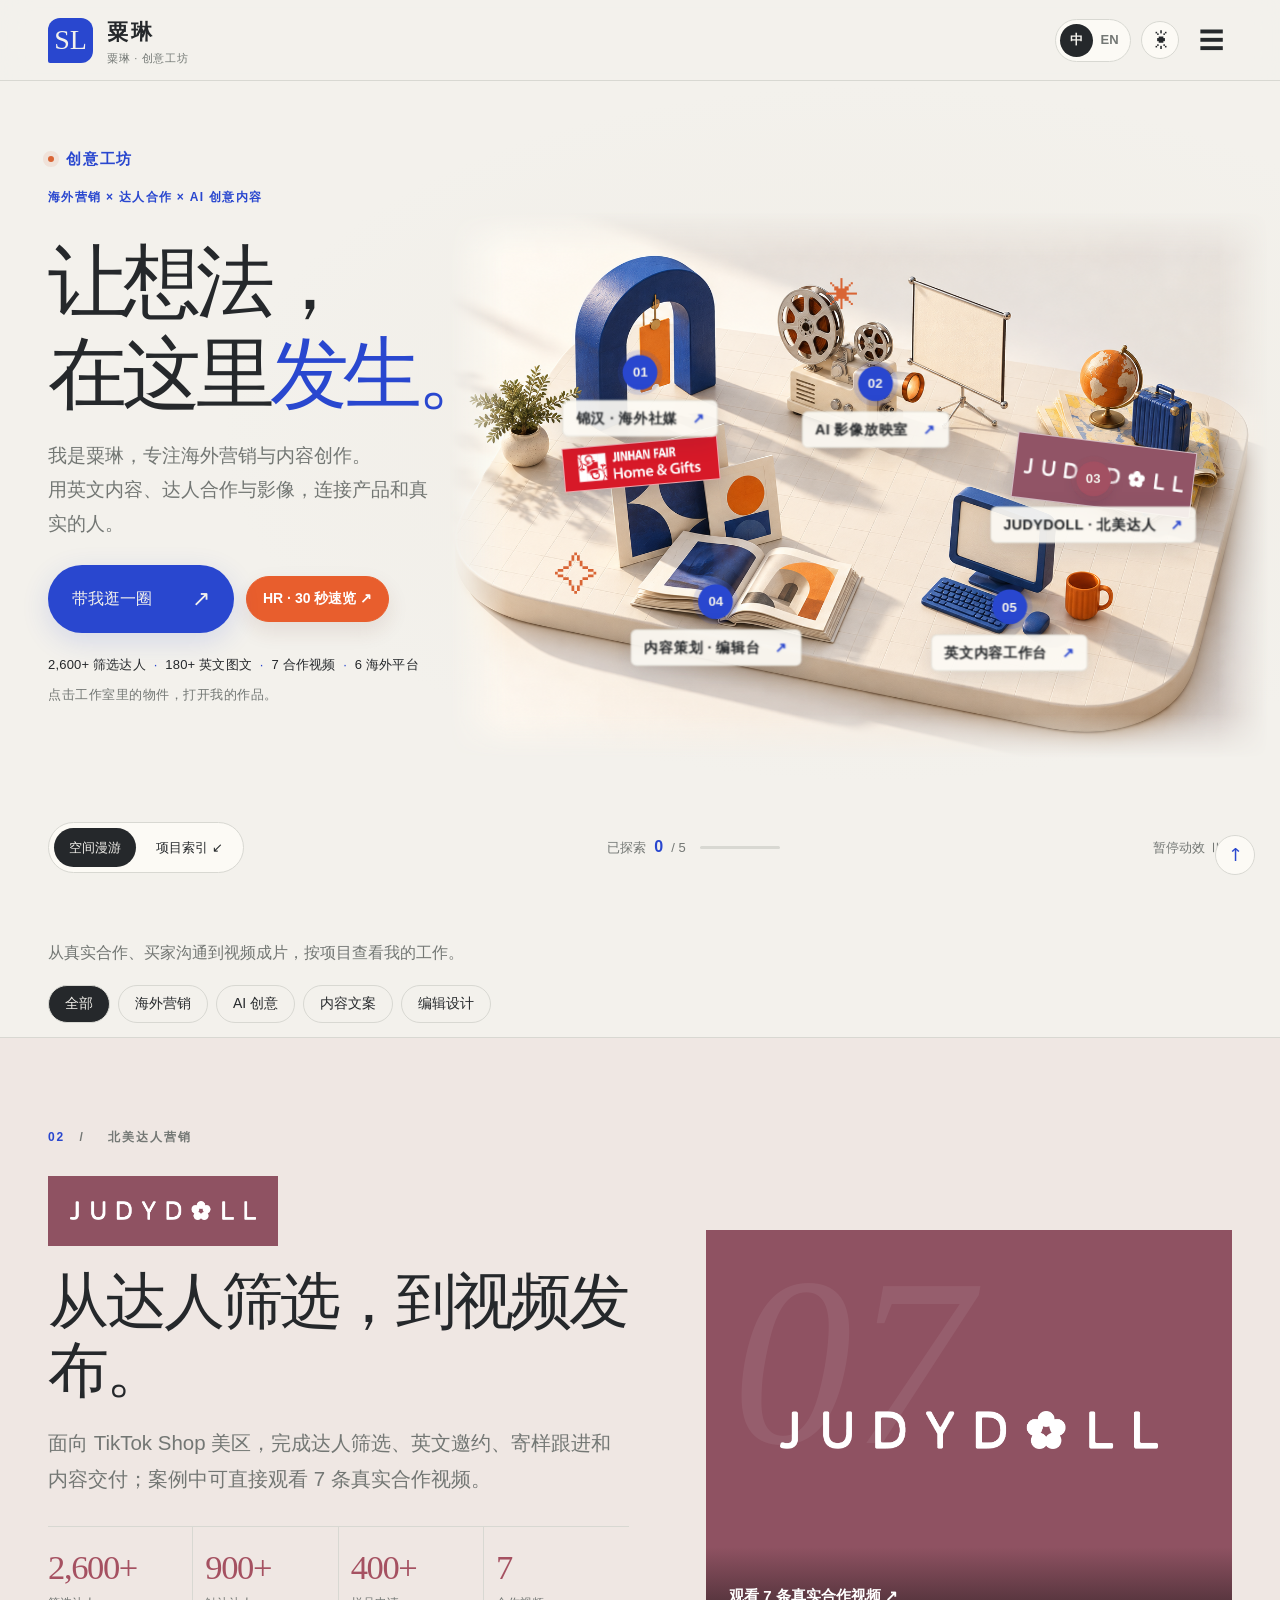
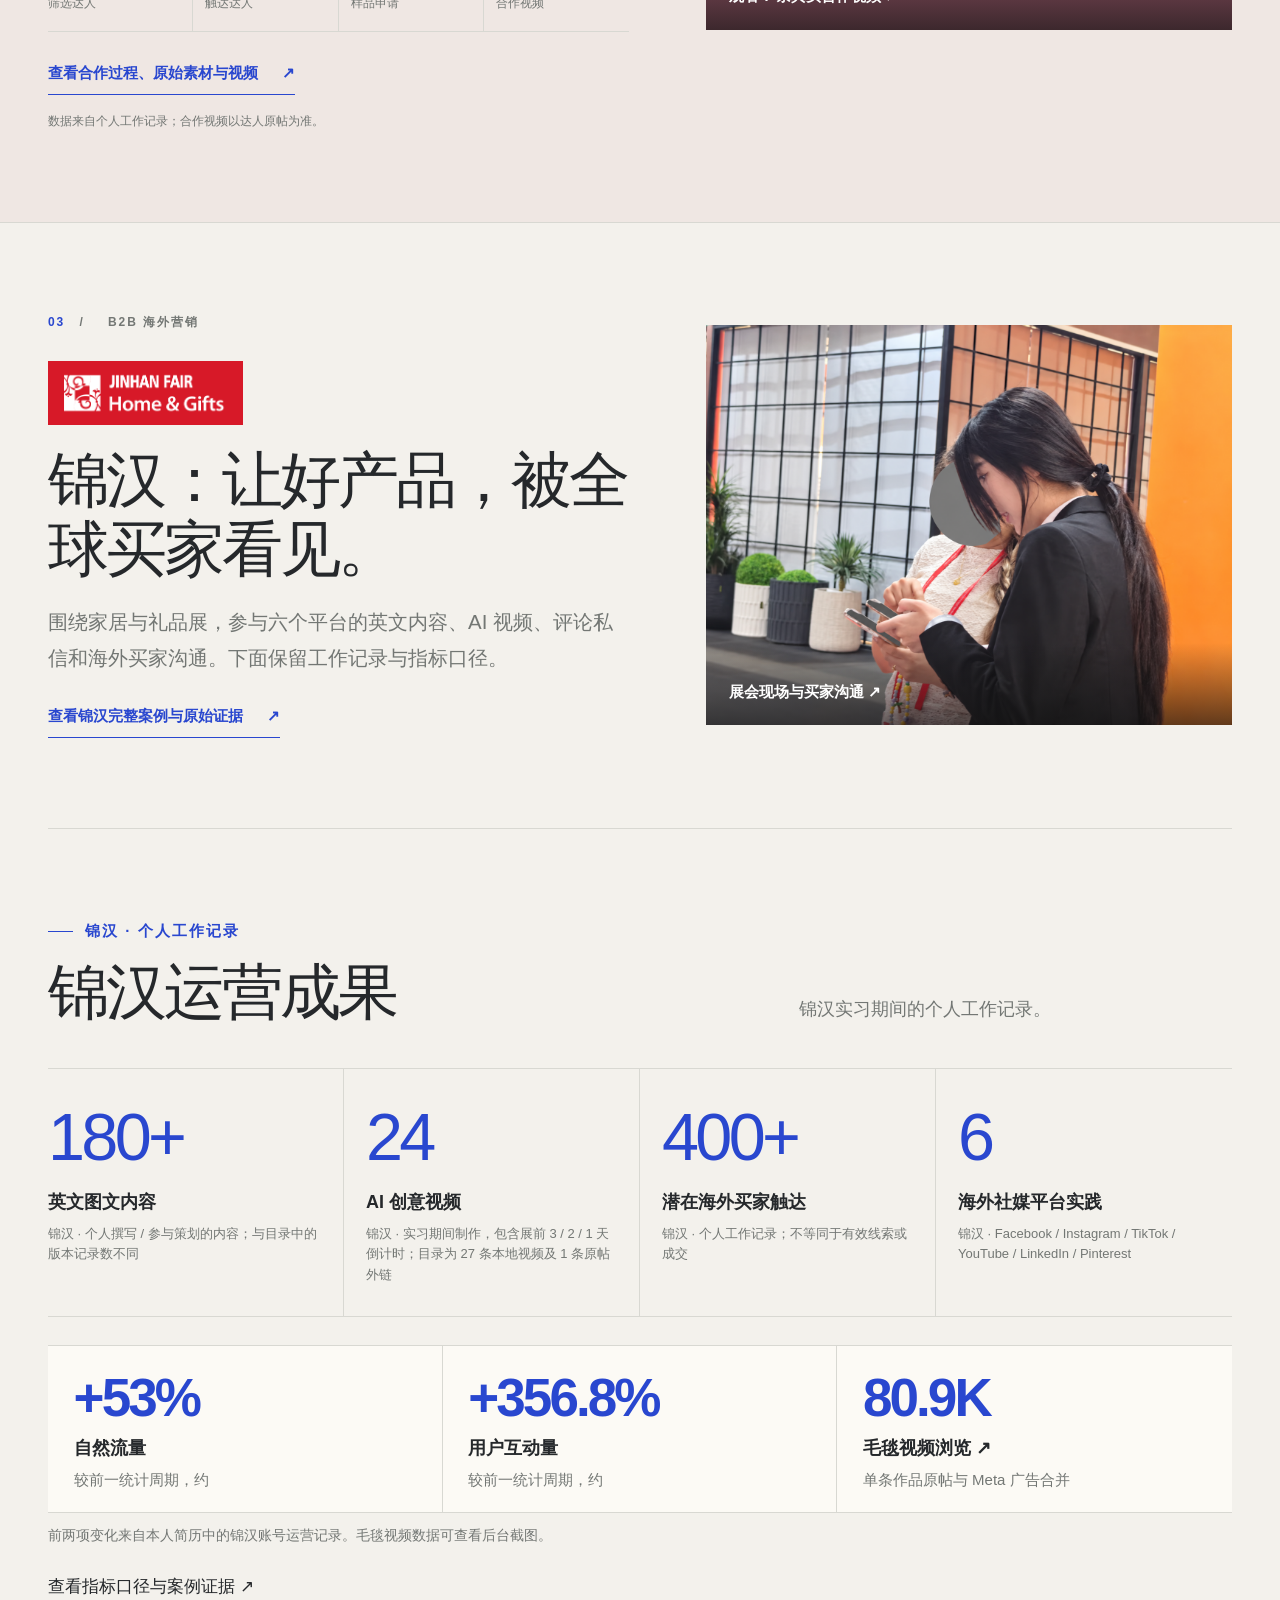
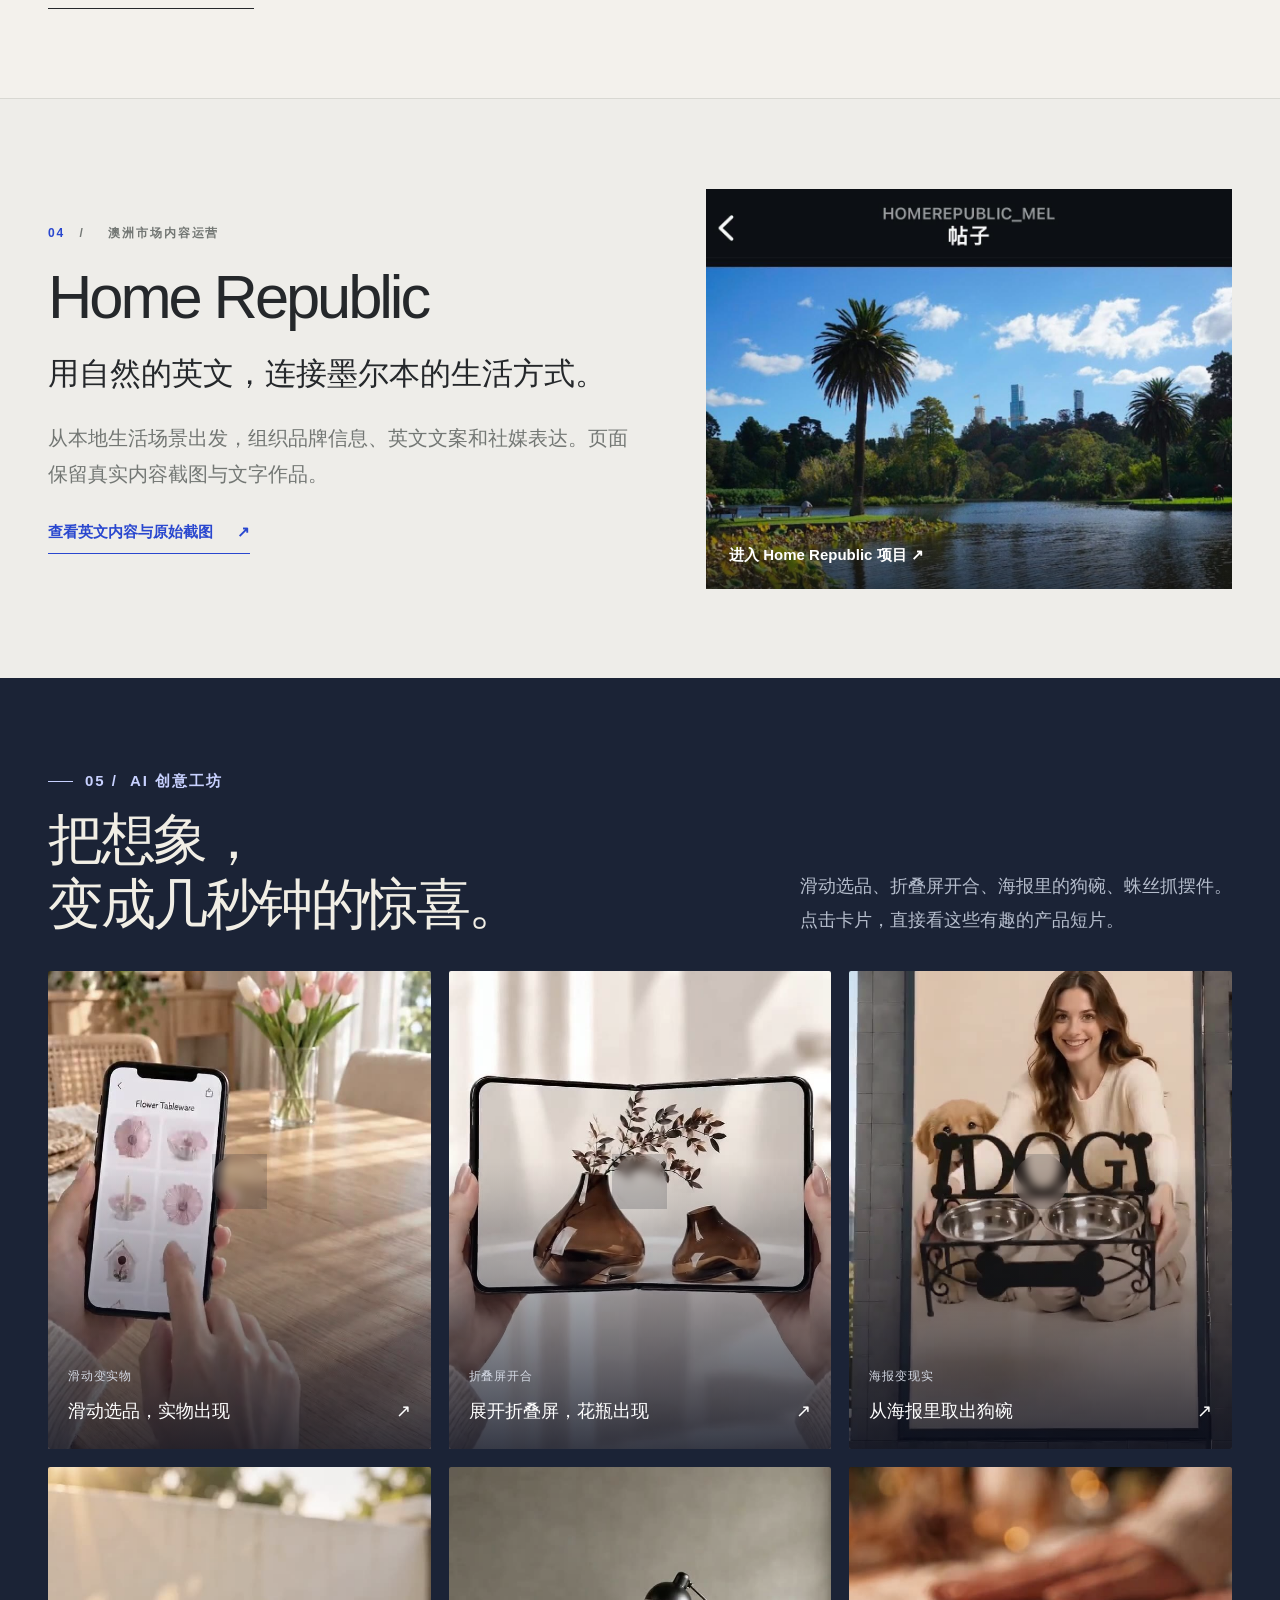
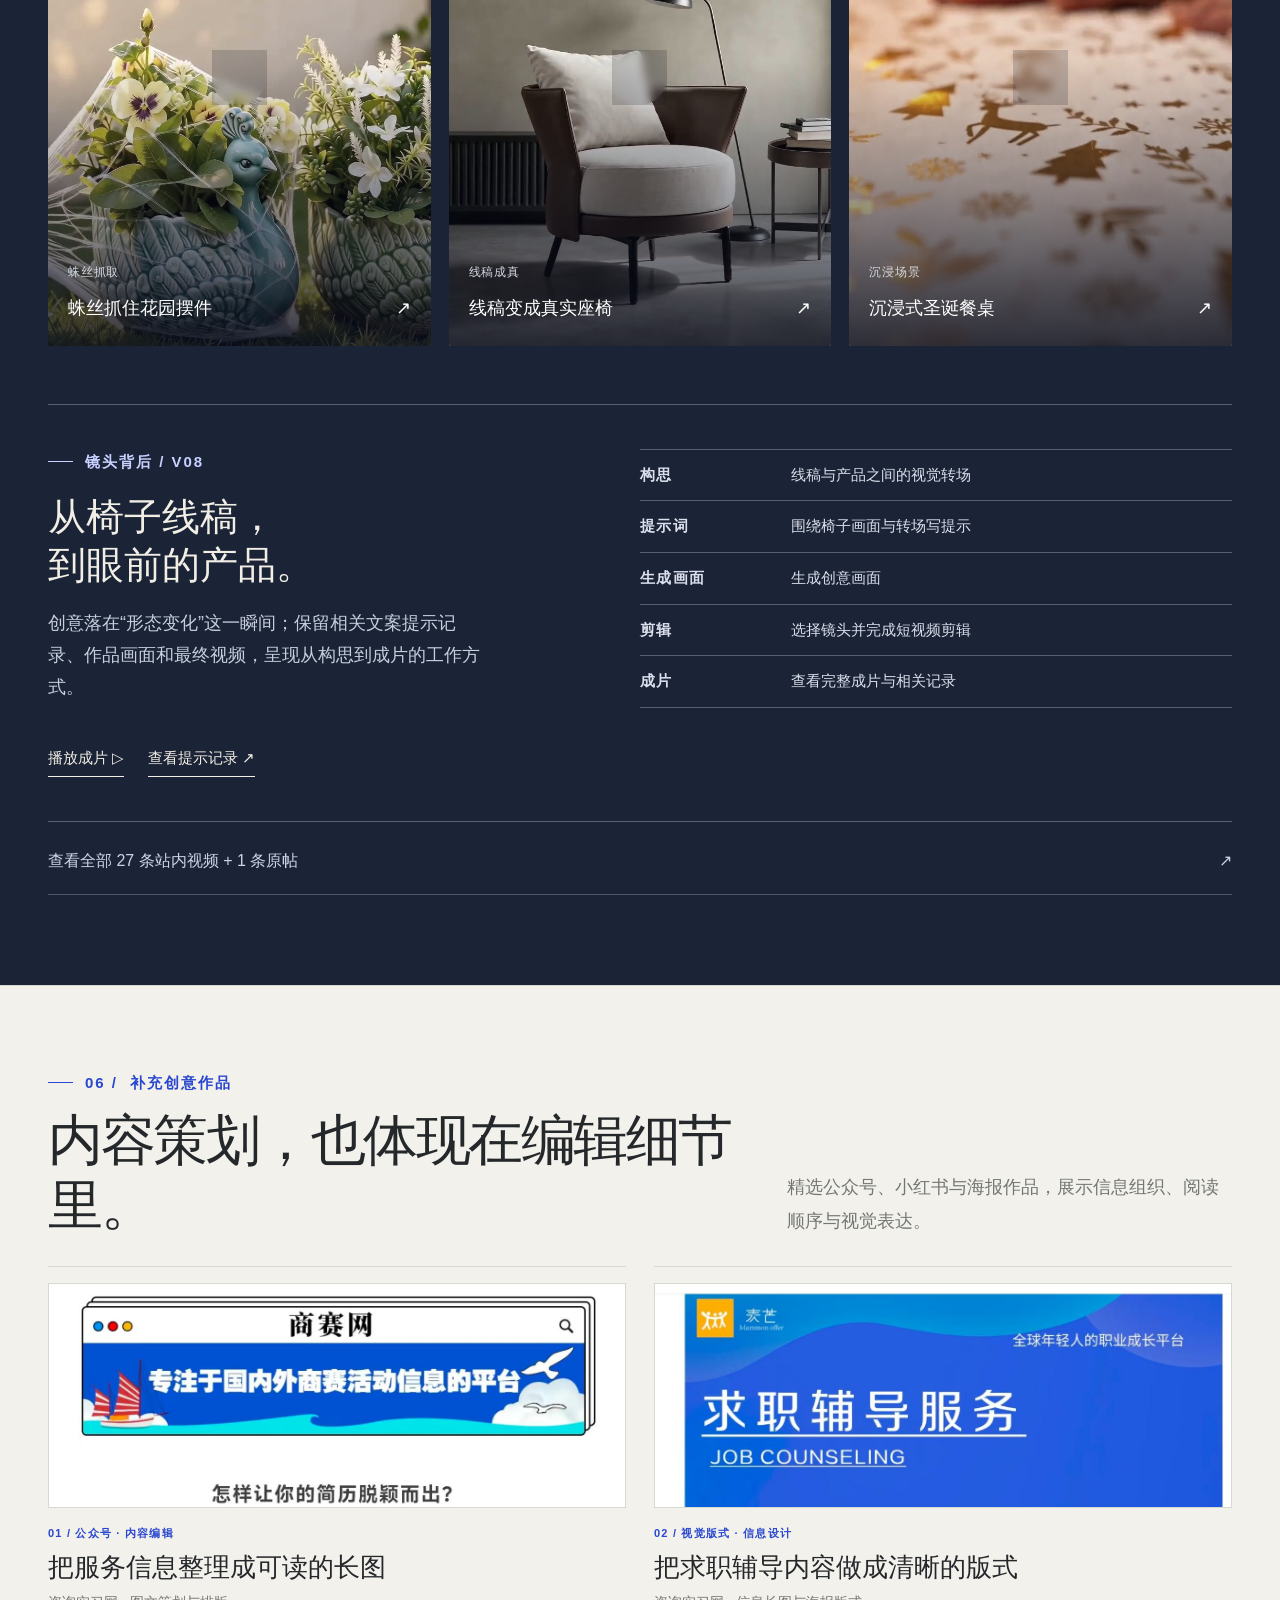
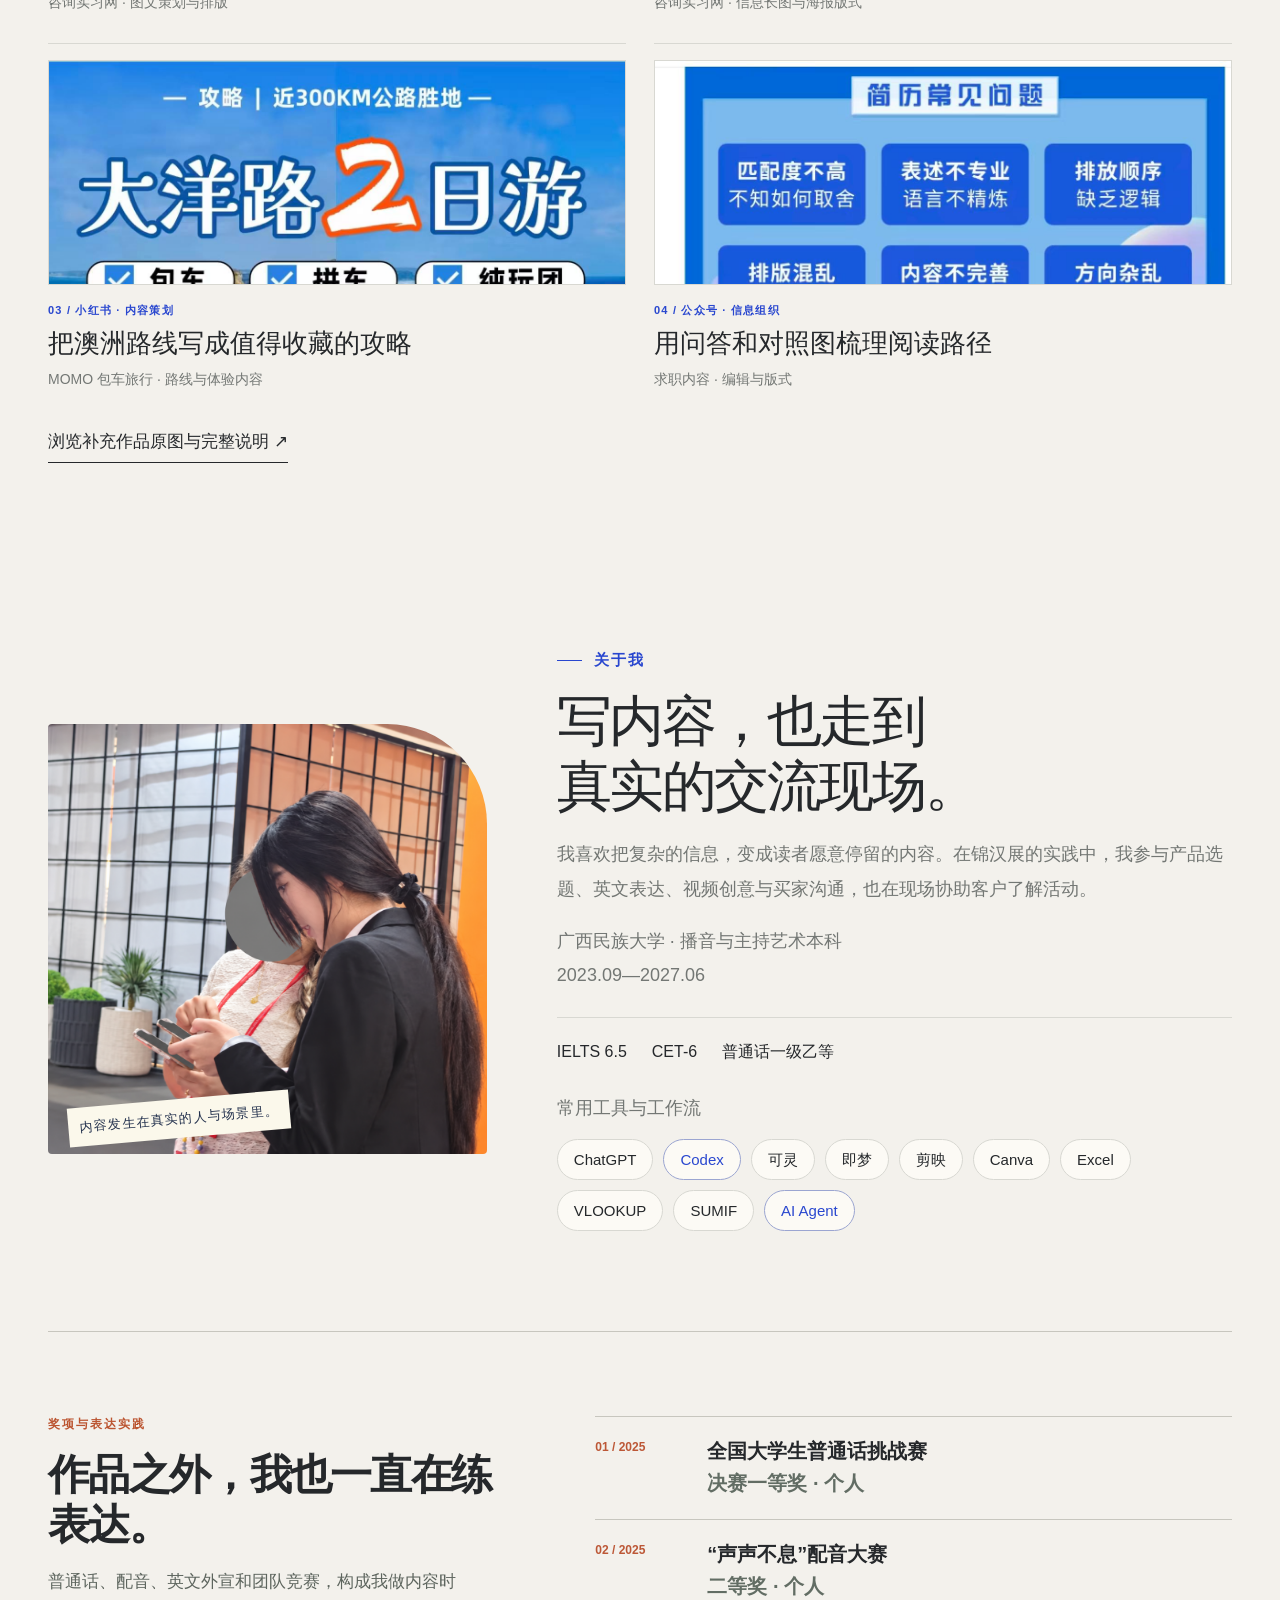
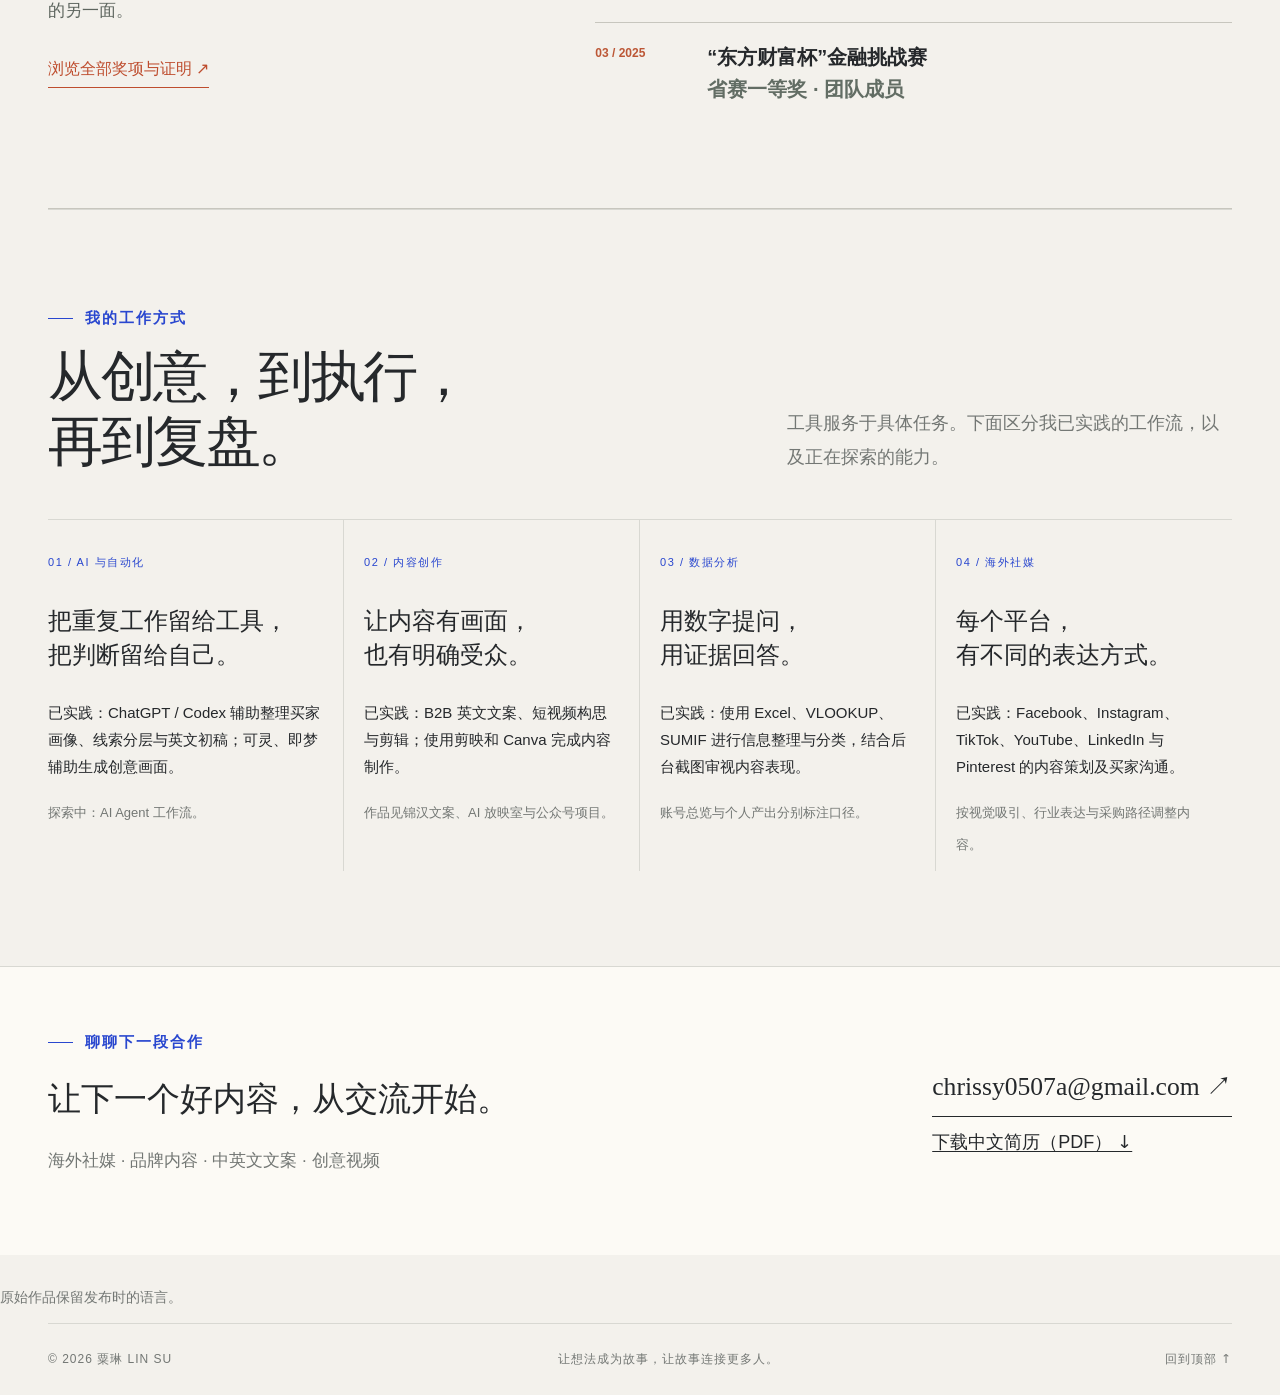
<file: index.html>
<!doctype html><html lang="zh-CN"><head><meta charset="utf-8"><meta name="viewport" content="width=device-width,initial-scale=1"><meta name="theme-color" content="#2947cf"><meta name="robots" content="noindex,nofollow,noarchive"><meta name="description" content="粟琳的个人作品集：海外社媒运营、英文文案、AI创意视频、买家沟通与品牌内容。"><title>粟琳创意作品集 · 粟琳 LIN SU</title><link rel="icon" href="favicon.svg"><script>try{document.documentElement.dataset.theme=localStorage.getItem("lin-studio-theme")||"day"}catch(e){}try{const q=new URLSearchParams(location.search).get("lang");document.documentElement.lang=q?(q==="en"?"en":"zh-CN"):(localStorage.getItem("lin-studio-language")||"zh-CN")}catch(e){}</script><link rel="stylesheet" href="styles.css"><link rel="stylesheet" href="studio.css"><script src="data.js" defer></script><script src="i18n-data.js" defer></script><script src="i18n.js" defer></script><script src="app.js" defer></script><script src="studio.js" defer></script><script src="enhancements.js" defer></script><link rel="stylesheet" href="enhancements.css"><link rel="stylesheet" href="v2.css"><script src="v2.js" defer></script><link rel="stylesheet" href="recruiter-v3.css"><link rel="stylesheet" href="awards.css"><link rel="stylesheet" href="judydoll-integration.css"><link rel="stylesheet" href="home-order.css"></head><body id="top" class="page-index"><a class="skip-link" href="#main">跳到主要内容</a><header class="nav"><div class="wrap nav-inner"><a class="brand" href="index.html" aria-label="粟琳，返回首页"><span class="monogram">SL</span><span><strong>粟琳</strong><small><span class="l10n-zh" data-original>粟琳 · 创意工坊</span><span class="l10n-en" data-original>LIN SU · CREATIVE STUDIO</span></small></span></a><nav class="nav-links" id="navigation" aria-label="主要导航"><a href="index.html#work">精选项目</a><a href="judydoll.html">JUDYDOLL</a><a href="jinhan.html">锦汉案例</a><a href="projects.html">更多作品</a><a href="awards.html" data-original><span class="award-zh">奖项与荣誉</span><span class="award-en">Awards</span></a><a href="archive.html">作品目录</a><a class="nav-recruiter" href="recruiters.html">HR 快速浏览 ↗</a><a href="recruiters.html#contact">简历与联系 ↓</a><a class="nav-cta" href="index.html#contact">联系 ↗</a></nav><div class="nav-actions"><div class="language-switch" role="group" aria-label="语言选择"><button type="button" data-lang="zh-CN" data-language-control aria-label="中文" aria-pressed="true">中</button><button type="button" data-lang="en" data-language-control aria-label="English" aria-pressed="false">EN</button></div><button class="theme-toggle" type="button" aria-label="切换为夜间工作室" aria-pressed="false"><span aria-hidden="true">☀</span></button><button class="menu-button" type="button" aria-label="打开导航" aria-controls="navigation" aria-expanded="false">☰</button></div></div></header><div class="reading-progress" aria-hidden="true"></div><main id="main"><section class="studio-landing" aria-label="粟琳的内容创作工作室">
  <div class="studio-heading"><p class="studio-kicker"><span class="status-dot"></span><strong class="studio-kicker-zh">创意工坊</strong><span class="studio-kicker-en" data-original>CREATIVE PORTFOLIO</span></p><p class="studio-role"><span class="l10n-zh" data-original>海外营销 × 达人合作 × AI 创意内容</span><span class="l10n-en" data-original>OVERSEAS MARKETING × CREATOR PARTNERSHIPS × AI CREATIVE</span></p><h1 data-original><span class="localized-heading heading-zh" lang="zh-CN">让想法，<br>在这里<span>发生。</span></span><span class="localized-heading heading-en" lang="en">Where Ideas<br>Come to <span>Life.</span></span></h1><p class="studio-intro"><span class="l10n-zh" data-original>我是粟琳，专注海外营销与内容创作。</span><span class="l10n-en" data-original>I’m Su Lin, focused on overseas marketing and content.</span><br><span class="l10n-zh" data-original>用英文内容、达人合作与影像，连接产品和真实的人。</span><span class="l10n-en" data-original>I connect products and people through copy, creator partnerships and film.</span></p><div class="studio-actions"><button class="studio-tour" data-project="jinhan">带我逛一圈 <span aria-hidden="true">↗</span></button><a class="hero-recruiter-link" href="recruiters.html">HR · 30 秒速览 ↗</a></div><p class="studio-proofline">2,600+ <span class="l10n-zh" data-original>筛选达人</span><span class="l10n-en" data-original>creators researched</span> <span>·</span> 180+ <span class="l10n-zh" data-original>英文图文</span><span class="l10n-en" data-original>English pieces</span> <span>·</span> 7 <span class="l10n-zh" data-original>合作视频</span><span class="l10n-en" data-original>collaboration posts</span> <span>·</span> 6 <span class="l10n-zh" data-original>海外平台</span><span class="l10n-en" data-original>platforms</span></p><span class="tiny-note">点击工作室里的物件，打开我的作品。</span></div>
  <div class="studio-atmosphere" aria-hidden="true"><span class="orbit orbit-one"></span><span class="orbit orbit-two"></span><span class="light-grain grain-a"></span><span class="light-grain grain-b"></span><span class="light-grain grain-c"></span></div><div class="scene-perspective"><div class="studio-scene" id="studio-scene"><img class="scene-image scene-day" src="assets/studio/creative-studio.png" alt="微缩创作工作室：展会拱门、放映机、品牌展台、杂志与电脑" fetchpriority="high"><img class="scene-image scene-night" src="assets/studio/creative-studio-night.png" alt="月光下亮起灯光的创作工作室" loading="eager">
    <button class="scene-point point-jinhan" data-project="jinhan" aria-label="探索锦汉海外社媒运营项目"><span class="scene-pin">01</span><span class="scene-label">锦汉 · 海外社媒<small>B2B 内容 / 买家沟通</small> <i>↗</i></span></button>
    <button class="scene-point point-motion" data-project="motion" aria-label="探索 AI 视频作品"><span class="scene-pin">02</span><span class="scene-label">AI 影像放映室<small>AI 创意 / 短视频</small> <i>↗</i></span></button>
    <button class="scene-point point-judydoll" data-project="judydoll" aria-label="探索 JUDYDOLL 北美达人合作案例"><span class="scene-pin">03</span><span class="scene-label">JUDYDOLL · 北美达人<small>达人开发 / 内容合作</small> <i>↗</i></span></button>
    <button class="scene-point point-editorial" data-project="editorial" aria-label="探索公众号与海报作品"><span class="scene-pin">04</span><span class="scene-label">内容策划 · 编辑台<small>图文 / 海报 / 信息设计</small> <i>↗</i></span></button>
    <button class="scene-point point-home" data-project="home" aria-label="探索 Home Republic 英文内容"><span class="scene-pin">05</span><span class="scene-label">英文内容工作台<small>英文文案 / 生活方式</small> <i>↗</i></span></button>
    <span class="scene-brand-sticker scene-brand-jinhan" aria-hidden="true"><img src="assets/brand/jinhan-fair-logo.png" alt=""></span><span class="scene-brand-sticker scene-brand-judydoll" aria-hidden="true"><img src="assets/brand/judydoll-logo.png" alt=""></span><span class="scene-spark spark-a" aria-hidden="true">✳</span><span class="scene-spark spark-b" aria-hidden="true">✧</span>
  </div></div>
  <div class="studio-bottom"><div class="studio-view"><span class="view-active">空间漫游</span><a href="#work">项目索引 ↙</a></div><span class="scene-hint exploration"><span>已探索</span> <b id="explored-count">0</b> / 5 <span class="exploration-meter" aria-hidden="true"></span></span><button class="motion-toggle" aria-pressed="false">暂停动效 Ⅱ</button></div>
</section>
<section class="work-index wrap" id="work" aria-label="项目导航">
  <p class="work-intro"><span class="l10n-zh" data-original>从真实合作、买家沟通到视频成片，按项目查看我的工作。</span><span class="l10n-en" data-original>Explore creator partnerships, buyer communication and finished films by project.</span></p>
  <div class="work-filters" role="group" aria-label="筛选精选项目">
  <button type="button" data-work-filter="all" aria-pressed="true">全部</button>
  <button type="button" data-work-filter="social" aria-pressed="false">海外营销</button>
  <button type="button" data-work-filter="creative" aria-pressed="false">AI 创意</button>
  <button type="button" data-work-filter="copywriting" aria-pressed="false">内容文案</button>
  <button type="button" data-work-filter="editorial" aria-pressed="false">编辑设计</button>
</div><p class="work-filter-status sr-only" aria-live="polite"></p>
</section>
<section class="case-panel case-panel-jd work-panel" id="judydoll-work" data-categories="social copywriting" aria-labelledby="jd-panel-title">
  <div class="wrap case-panel-inner">
    <div class="case-panel-copy"><div class="case-step">02 <span>/</span> <span class="l10n-zh" data-original>北美达人营销</span><span class="l10n-en" data-original>NORTH AMERICAN CREATOR MARKETING</span></div>
      <div class="case-logo case-logo-jd"><img src="assets/brand/judydoll-logo.png" alt="JUDYDOLL 品牌标识" loading="lazy"></div>
      <h2 id="jd-panel-title"><span class="l10n-zh" data-original>从达人筛选，到视频发布。</span><span class="l10n-en" data-original>From creator discovery to published video.</span></h2>
      <p><span class="l10n-zh" data-original>面向 TikTok Shop 美区，完成达人筛选、英文邀约、寄样跟进和内容交付；案例中可直接观看 7 条真实合作视频。</span><span class="l10n-en" data-original>For TikTok Shop US: creator research, English outreach, gifting follow-up and delivery. Watch seven real collaboration posts in the case study.</span></p>
      <div class="case-metrics"><div><strong>2,600+</strong><span><span class="l10n-zh" data-original>筛选达人</span><span class="l10n-en" data-original>creators researched</span></span></div><div><strong>900+</strong><span><span class="l10n-zh" data-original>触达达人</span><span class="l10n-en" data-original>creators contacted</span></span></div><div><strong>400+</strong><span><span class="l10n-zh" data-original>样品申请</span><span class="l10n-en" data-original>sample applications</span></span></div><div><strong>7</strong><span><span class="l10n-zh" data-original>合作视频</span><span class="l10n-en" data-original>published videos</span></span></div></div>
      <a class="case-cta" href="judydoll.html"><span class="l10n-zh" data-original>查看合作过程、原始素材与视频</span><span class="l10n-en" data-original>Explore process, source material and videos</span> <span aria-hidden="true">↗</span></a>
      <small class="case-source"><span class="l10n-zh" data-original>数据来自个人工作记录；合作视频以达人原帖为准。</span><span class="l10n-en" data-original>Figures are from a personal work log; creator posts are the source for published videos.</span></small>
    </div>
    <a class="case-panel-visual jd-visual" href="judydoll.html#collaborations" aria-label="观看 JUDYDOLL 合作视频"><img src="assets/brand/judydoll-logo.png" alt="JUDYDOLL 品牌标识" loading="lazy"><span><span class="l10n-zh" data-original>观看 7 条真实合作视频 ↗</span><span class="l10n-en" data-original>Watch 7 real collaboration posts ↗</span></span></a>
  </div>
</section>
<section class="case-panel case-panel-jinhan work-panel" id="jinhan-work" data-categories="social creative copywriting" aria-labelledby="jinhan-panel-title">
  <div class="wrap case-panel-inner">
    <div class="case-panel-copy"><div class="case-step">03 <span>/</span> <span class="l10n-zh" data-original>B2B 海外营销</span><span class="l10n-en" data-original>B2B OVERSEAS MARKETING</span></div>
      <div class="case-logo case-logo-jinhan"><img src="assets/brand/jinhan-fair-logo.png" alt="锦汉品牌标识" loading="lazy"></div>
      <h2 id="jinhan-panel-title"><span class="l10n-zh" data-original>锦汉：让好产品，被全球买家看见。</span><span class="l10n-en" data-original>JINHAN: making good products visible to global buyers.</span></h2>
      <p><span class="l10n-zh" data-original>围绕家居与礼品展，参与六个平台的英文内容、AI 视频、评论私信和海外买家沟通。下面保留工作记录与指标口径。</span><span class="l10n-en" data-original>For a home and gifts fair, I worked across six platforms on English content, AI films, comments, DMs and buyer communication. See the work log and measurement notes below.</span></p>
      <a class="case-cta" href="jinhan.html"><span class="l10n-zh" data-original>查看锦汉完整案例与原始证据</span><span class="l10n-en" data-original>Explore the JINHAN case and evidence</span> <span aria-hidden="true">↗</span></a>
    </div>
    <a class="case-panel-visual jinhan-visual" href="jinhan.html#buyers"><img src="assets/images/field-02.png" alt="展会现场协助了解信息" loading="lazy"><span><span class="l10n-zh" data-original>展会现场与买家沟通 ↗</span><span class="l10n-en" data-original>On-site buyer communication ↗</span></span></a>
  </div>
  <div class="wrap"><div class="outcomes" aria-labelledby="outcomes-title">
  <div class="eyebrow"><span class="l10n-zh" data-original>锦汉 · 个人工作记录</span><span class="l10n-en" data-original>JINHAN FAIR / PERSONAL WORK LOG</span></div>
  <div class="outcomes-heading"><h2 id="outcomes-title">锦汉运营成果</h2><p><span class="l10n-zh" data-original>锦汉实习期间的个人工作记录。</span><span class="l10n-en" data-original>Personal work log from the JINHAN internship.</span></p></div>
  <div class="outcome-list">
    <div><strong data-count="180" data-suffix="+">180+</strong><span>英文图文内容</span><small>锦汉 · 个人撰写 / 参与策划的内容；与目录中的版本记录数不同</small></div>
    <div><strong data-count="24">24</strong><span>AI 创意视频</span><small>锦汉 · 实习期间制作，包含展前 3 / 2 / 1 天倒计时；目录为 27 条本地视频及 1 条原帖外链</small></div>
    <div><strong data-count="400" data-suffix="+">400+</strong><span>潜在海外买家触达</span><small>锦汉 · 个人工作记录；不等同于有效线索或成交</small></div>
    <div><strong data-count="6">6</strong><span>海外社媒平台实践</span><small>锦汉 · Facebook / Instagram / TikTok / YouTube / LinkedIn / Pinterest</small></div>
  </div>
  <div class="performance-strip" aria-label="锦汉账号表现">
    <div><strong>+53%</strong><span>自然流量</span><small>较前一统计周期，约</small></div>
    <div><strong>+356.8%</strong><span>用户互动量</span><small>较前一统计周期，约</small></div>
    <a href="recruiters.html#selected"><strong>80.9K</strong><span>毛毯视频浏览 ↗</span><small>单条作品原帖与 Meta 广告合并</small></a>
  </div>
  <p class="note outcomes-source">前两项变化来自本人简历中的锦汉账号运营记录。毛毯视频数据可查看后台截图。</p>
  <a class="text-link" href="jinhan.html#impact">查看指标口径与案例证据 ↗</a>
</div>
</div>
</section>
<section class="case-panel case-panel-home work-panel" id="home-work" data-categories="social copywriting" aria-labelledby="home-panel-title">
  <div class="wrap case-panel-inner">
    <div class="case-panel-copy"><div class="case-step">04 <span>/</span> <span class="l10n-zh" data-original>澳洲市场内容运营</span><span class="l10n-en" data-original>AUSTRALIAN MARKET CONTENT</span></div>
      <h2 id="home-panel-title">Home Republic</h2>
      <p class="case-lede"><span class="l10n-zh" data-original>用自然的英文，连接墨尔本的生活方式。</span><span class="l10n-en" data-original>English content grounded in Melbourne life.</span></p>
      <p><span class="l10n-zh" data-original>从本地生活场景出发，组织品牌信息、英文文案和社媒表达。页面保留真实内容截图与文字作品。</span><span class="l10n-en" data-original>I shaped brand information and social copy around local everyday scenes. The project includes original screenshots and written work.</span></p>
      <a class="case-cta" href="projects.html#home"><span class="l10n-zh" data-original>查看英文内容与原始截图</span><span class="l10n-en" data-original>See the English content and source images</span> <span aria-hidden="true">↗</span></a>
    </div>
    <a class="case-panel-visual home-visual" href="projects.html#home"><img src="assets/images/page20_img01.jpeg" alt="Home Republic 墨尔本生活方式内容截图" loading="lazy"><span><span class="l10n-zh" data-original>进入 Home Republic 项目 ↗</span><span class="l10n-en" data-original>Explore Home Republic ↗</span></span></a>
  </div>
</section>
<section class="film-room section work-panel" id="screening-room" data-categories="creative"><div class="wrap"><div class="section-head"><div><div class="eyebrow">05 / <span class="l10n-zh" data-original>AI 创意工坊</span><span class="l10n-en" data-original>AI CREATIVE STUDIO</span></div><h2>把想象，<br>变成几秒钟的惊喜。</h2></div><p>滑动选品、折叠屏开合、海报里的狗碗、蛛丝抓摆件。<br>点击卡片，直接看这些有趣的产品短片。</p></div><div class="film-strip">
  <button class="film-cell" type="button" data-video="v10" aria-label="播放：滑动选品，产品变成实物"><img src="assets/posters/v10-swipe.jpg" alt="滑动选品，实物出现视频画面" loading="lazy"><span class="film-play" aria-hidden="true">▶</span><span class="film-caption"><small><span class="l10n-zh" data-original>滑动变实物</span><span class="l10n-en" data-original>SWIPE TO REALITY</span></small>滑动选品，实物出现 <i aria-hidden="true">↗</i></span></button>
  <button class="film-cell" type="button" data-video="v11" aria-label="播放：折叠屏打开呈现琥珀色花瓶"><img src="assets/posters/v11.jpg" alt="展开折叠屏，花瓶出现视频画面" loading="lazy"><span class="film-play" aria-hidden="true">▶</span><span class="film-caption"><small><span class="l10n-zh" data-original>折叠屏开合</span><span class="l10n-en" data-original>FOLD & REVEAL</span></small>展开折叠屏，花瓶出现 <i aria-hidden="true">↗</i></span></button>
  <button class="film-cell" type="button" data-video="v09" aria-label="播放：海报里的宠物食盆来到现实"><img src="assets/posters/v09-pop.jpg" alt="从海报里取出狗碗视频画面" loading="lazy"><span class="film-play" aria-hidden="true">▶</span><span class="film-caption"><small><span class="l10n-zh" data-original>海报变现实</span><span class="l10n-en" data-original>OUT OF THE POSTER</span></small>从海报里取出狗碗 <i aria-hidden="true">↗</i></span></button>
  <button class="film-cell" type="button" data-video="v07" aria-label="播放：蛛丝抓住花园摆件"><img src="assets/posters/v07-web.jpg" alt="蛛丝抓住花园摆件视频画面" loading="lazy"><span class="film-play" aria-hidden="true">▶</span><span class="film-caption"><small><span class="l10n-zh" data-original>蛛丝抓取</span><span class="l10n-en" data-original>WEB-CATCH MOMENT</span></small>蛛丝抓住花园摆件 <i aria-hidden="true">↗</i></span></button>
  <button class="film-cell" type="button" data-video="v08" aria-label="播放：椅子线稿变成实物"><img src="assets/posters/v08.jpg" alt="线稿变成真实座椅视频画面" loading="lazy"><span class="film-play" aria-hidden="true">▶</span><span class="film-caption"><small><span class="l10n-zh" data-original>线稿成真</span><span class="l10n-en" data-original>SKETCH TO OBJECT</span></small>线稿变成真实座椅 <i aria-hidden="true">↗</i></span></button>
  <button class="film-cell" type="button" data-video="v06" aria-label="播放：圣诞餐桌沉浸式布置"><img src="assets/posters/v06.jpg" alt="沉浸式圣诞餐桌视频画面" loading="lazy"><span class="film-play" aria-hidden="true">▶</span><span class="film-caption"><small><span class="l10n-zh" data-original>沉浸场景</span><span class="l10n-en" data-original>IMMERSIVE SETTING</span></small>沉浸式圣诞餐桌 <i aria-hidden="true">↗</i></span></button>
  </div><div class="film-process">
  <div><span class="eyebrow"><span class="l10n-zh" data-original>镜头背后 / V08</span><span class="l10n-en" data-original>BEHIND THE FRAME / V08</span></span><h3>从椅子线稿，<br>到眼前的产品。</h3><p>创意落在“形态变化”这一瞬间；保留相关文案提示记录、作品画面和最终视频，呈现从构思到成片的工作方式。</p></div>
  <ol><li><b><span class="l10n-zh" data-original>构思</span><span class="l10n-en" data-original>IDEA</span></b><span>线稿与产品之间的视觉转场</span></li><li><b><span class="l10n-zh" data-original>提示词</span><span class="l10n-en" data-original>PROMPT</span></b><span>围绕椅子画面与转场写提示</span></li><li><b><span class="l10n-zh" data-original>生成画面</span><span class="l10n-en" data-original>GENERATION</span></b><span>生成创意画面</span></li><li><b><span class="l10n-zh" data-original>剪辑</span><span class="l10n-en" data-original>EDITING</span></b><span>选择镜头并完成短视频剪辑</span></li><li><b><span class="l10n-zh" data-original>成片</span><span class="l10n-en" data-original>FINAL OUTPUT</span></b><span>查看完整成片与相关记录</span></li></ol>
  <div class="film-process-links"><button type="button" data-video="v08">播放成片 ▷</button><a href="archive.html?tab=prompt">查看提示记录 ↗</a></div>
</div><a class="film-all" href="archive.html?tab=videos"><span class="l10n-zh" data-original>查看全部 27 条站内视频 + 1 条原帖</span><span class="l10n-en" data-original>Explore all 27 on-site videos + 1 original post</span> <span>↗</span></a></div></section>
<section class="additional-work section work-panel" id="additional" data-categories="editorial copywriting" aria-labelledby="additional-title">
 <div class="wrap"><div class="section-head"><div><div class="eyebrow">06 / <span class="l10n-zh" data-original>补充创意作品</span><span class="l10n-en" data-original>ADDITIONAL CREATIVE WORKS</span></div><h2 id="additional-title"><span class="l10n-zh" data-original>内容策划，也体现在编辑细节里。</span><span class="l10n-en" data-original>Content planning lives in the editorial details.</span></h2></div><p><span class="l10n-zh" data-original>精选公众号、小红书与海报作品，展示信息组织、阅读顺序与视觉表达。</span><span class="l10n-en" data-original>Selected WeChat, Xiaohongshu and poster work shows how I structure information, guide reading and shape visuals.</span></p></div>
  <div class="additional-grid">
    <a href="projects.html#consult"><img src="assets/images/page22_img01.jpeg" alt="求职类服务信息长图" data-en-alt="Career service infographic" loading="lazy"><span>01 / <span class="l10n-zh" data-original>公众号 · 内容编辑</span><span class="l10n-en" data-original>WECHAT · EDITORIAL</span></span><h3><span class="l10n-zh" data-original>把服务信息整理成可读的长图</span><span class="l10n-en" data-original>Making service details easier to scan</span></h3><p><span class="l10n-zh" data-original>咨询实习网 · 图文策划与排版</span><span class="l10n-en" data-original>Consultation WeChat · planning and layout</span></p></a>
    <a href="projects.html#consult"><img src="assets/images/page22_img05.jpeg" alt="求职辅导信息长图与海报版式" data-en-alt="Career guidance infographic" loading="lazy"><span>02 / <span class="l10n-zh" data-original>视觉版式 · 信息设计</span><span class="l10n-en" data-original>VISUAL LAYOUT · INFORMATION DESIGN</span></span><h3><span class="l10n-zh" data-original>把求职辅导内容做成清晰的版式</span><span class="l10n-en" data-original>Giving career guidance a clear layout</span></h3><p><span class="l10n-zh" data-original>咨询实习网 · 信息长图与海报版式</span><span class="l10n-en" data-original>Consultation WeChat · infographic layout</span></p></a>
    <a href="projects.html#momo"><img src="assets/images/page18_img01.jpeg" alt="MOMO 澳洲旅行小红书攻略" data-en-alt="MOMO Australia travel guide on Xiaohongshu" loading="lazy"><span>03 / <span class="l10n-zh" data-original>小红书 · 内容策划</span><span class="l10n-en" data-original>XIAOHONGSHU · CONTENT</span></span><h3><span class="l10n-zh" data-original>把澳洲路线写成值得收藏的攻略</span><span class="l10n-en" data-original>A travel route worth saving</span></h3><p><span class="l10n-zh" data-original>MOMO 包车旅行 · 路线与体验内容</span><span class="l10n-en" data-original>MOMO Charter Travel · route and experience</span></p></a>
    <a href="projects.html#consult"><img src="assets/images/page22_img02.jpeg" alt="简历常见问题公众号长图" data-en-alt="Résumé questions infographic" loading="lazy"><span>04 / <span class="l10n-zh" data-original>公众号 · 信息组织</span><span class="l10n-en" data-original>WECHAT · INFORMATION</span></span><h3><span class="l10n-zh" data-original>用问答和对照图梳理阅读路径</span><span class="l10n-en" data-original>Using Q&A to guide the reader</span></h3><p><span class="l10n-zh" data-original>求职内容 · 编辑与版式</span><span class="l10n-en" data-original>Career content · editorial layout</span></p></a>
  </div><a class="text-link" href="projects.html"><span class="l10n-zh" data-original>浏览补充作品原图与完整说明 ↗</span><span class="l10n-en" data-original>Explore source images and project notes ↗</span></a>
 </div>
</section>
<section class="section wrap studio-about"><div class="about-grid"><div class="about-photo"><img src="assets/images/field-02.png" alt="现场协助买家查看手机信息" loading="lazy"><span class="photo-note"><span class="l10n-zh" data-original>内容发生在真实的人与场景里。</span><span class="l10n-en" data-original>CONTENT HAPPENS WITH PEOPLE.</span></span></div><div class="about-copy"><div class="eyebrow"><span class="l10n-zh" data-original>关于我</span><span class="l10n-en" data-original>A LITTLE ABOUT ME</span></div><h2>写内容，也走到<br>真实的交流现场。</h2><p>我喜欢把复杂的信息，变成读者愿意停留的内容。在锦汉展的实践中，我参与产品选题、英文表达、视频创意与买家沟通，也在现场协助客户了解活动。</p><p>广西民族大学 · 播音与主持艺术本科<br>2023.09—2027.06</p><div class="about-meta"><span>IELTS 6.5</span><span>CET-6</span><span>普通话一级乙等</span></div><div class="toolkit"><p class="note">常用工具与工作流</p><div class="tool-chips"><span>ChatGPT</span><span>Codex</span><span>可灵</span><span>即梦</span><span>剪映</span><span>Canva</span><span>Excel</span><span>VLOOKUP</span><span>SUMIF</span><span>AI Agent</span></div></div></div></div></section>
<section class="home-awards wrap section" id="awards" data-original><div class="home-awards-title"><span><span class="l10n-zh" data-original>奖项与表达实践</span><span class="l10n-en" data-original>AWARDS / A LITTLE MORE ABOUT ME</span></span>
       <h2><span class="award-zh">作品之外，我也一直在练表达。</span><span class="award-en">Beyond the work, practice and recognition.</span></h2>
       <p><span class="award-zh">普通话、配音、英文外宣和团队竞赛，构成我做内容时的另一面。</span><span class="award-en">Mandarin, dubbing, English communication and team competitions inform how I make content.</span></p>
       <a href="awards.html"><span class="award-zh">浏览全部奖项与证明 ↗</span><span class="award-en">Explore awards and evidence ↗</span></a></div>
       <div class="home-awards-list"><a href="awards.html#award-mandarin-1"><b>01 / 2025</b><span><span class="award-zh">全国大学生普通话挑战赛</span><span class="award-en">National Mandarin Challenge</span></span><small><span class="award-zh">决赛一等奖 · 个人</span><span class="award-en">Final first prize · Individual</span></small></a>
       <a href="awards.html#award-dubbing-2"><b>02 / 2025</b><span><span class="award-zh">“声声不息”配音大赛</span><span class="award-en">National Dubbing Competition</span></span><small><span class="award-zh">二等奖 · 个人</span><span class="award-en">Second prize · Individual</span></small></a>
       <a href="awards.html#award-finance-1"><b>03 / 2025</b><span><span class="award-zh">“东方财富杯”金融挑战赛</span><span class="award-en">Eastmoney Finance Challenge</span></span><small><span class="award-zh">省赛一等奖 · 团队成员</span><span class="award-en">Provincial first prize · Team member</span></small></a></div></section><section class="skills-editorial wrap section" id="skills" aria-labelledby="skills-title">
  <div class="section-head"><div><div class="eyebrow"><span class="l10n-zh" data-original>我的工作方式</span><span class="l10n-en" data-original>THE WAY I WORK</span></div><h2 id="skills-title">从创意，到执行，<br>再到复盘。</h2></div><p>工具服务于具体任务。下面区分我已实践的工作流，以及正在探索的能力。</p></div>
  <div class="skill-modules">
    <article><span>01 / <span class="l10n-zh" data-original>AI 与自动化</span><span class="l10n-en" data-original>AI & AUTOMATION</span></span><h3>把重复工作留给工具，<br>把判断留给自己。</h3><p>已实践：ChatGPT / Codex 辅助整理买家画像、线索分层与英文初稿；可灵、即梦辅助生成创意画面。</p><small>探索中：AI Agent 工作流。</small></article>
    <article><span>02 / <span class="l10n-zh" data-original>内容创作</span><span class="l10n-en" data-original>CONTENT CREATION</span></span><h3>让内容有画面，<br>也有明确受众。</h3><p>已实践：B2B 英文文案、短视频构思与剪辑；使用剪映和 Canva 完成内容制作。</p><small>作品见锦汉文案、AI 放映室与公众号项目。</small></article>
    <article><span>03 / <span class="l10n-zh" data-original>数据分析</span><span class="l10n-en" data-original>DATA & ANALYTICS</span></span><h3>用数字提问，<br>用证据回答。</h3><p>已实践：使用 Excel、VLOOKUP、SUMIF 进行信息整理与分类，结合后台截图审视内容表现。</p><small>账号总览与个人产出分别标注口径。</small></article>
    <article><span>04 / <span class="l10n-zh" data-original>海外社媒</span><span class="l10n-en" data-original>GLOBAL SOCIAL MEDIA</span></span><h3>每个平台，<br>有不同的表达方式。</h3><p>已实践：Facebook、Instagram、TikTok、YouTube、LinkedIn 与 Pinterest 的内容策划及买家沟通。</p><small>按视觉吸引、行业表达与采购路径调整内容。</small></article>
  </div>
</section>
<dialog class="project-drawer" id="project-drawer" aria-labelledby="drawer-title"><div class="drawer-top"><span id="drawer-number">01 / 05</span><span><span class="l10n-zh" data-original>创意工作室</span><span class="l10n-en" data-original>INSIDE THE STUDIO</span></span><button id="close-drawer" aria-label="关闭项目预览">×</button></div><div id="drawer-content"></div><div class="drawer-nav"><button id="previous-project" aria-label="上一个项目">←</button><span>继续探索工作室</span><button id="next-project" aria-label="下一个项目">→</button></div></dialog>
</main><section class="contact" id="contact"><div class="wrap contact-inner"><div><div class="eyebrow"><span class="l10n-zh" data-original>聊聊下一段合作</span><span class="l10n-en" data-original>LET’S CREATE SOMETHING</span></div><h2>让下一个好内容，从交流开始。</h2><p>海外社媒 · 品牌内容 · 中英文文案 · 创意视频</p></div><div class="contact-actions"><a class="mail" href="mailto:chrissy0507a@gmail.com">chrissy0507a@gmail.com ↗</a><a class="contact-resume" href="assets/documents/su-lin-resume-zh.pdf" download="Su-Lin-Resume-ZH.pdf">下载中文简历（PDF） ↓</a></div></div></section><p class="wrap original-note note">原始作品保留发布时的语言。</p><footer class="wrap footer"><span>© 2026 粟琳 LIN SU</span><span><span class="l10n-zh" data-original>让想法成为故事，让故事连接更多人。</span><span class="l10n-en" data-original>IDEAS INTO STORIES. STORIES INTO CONNECTIONS.</span></span><a href="#top">回到顶部 ↑</a></footer><a class="back-top" href="#top" aria-label="回到顶部">↑</a><dialog class="modal" id="media-modal" aria-labelledby="modal-title"><div class="modal-top"><span id="modal-title"></span><button class="close-modal" id="close-modal" aria-label="关闭预览">×</button></div><div class="modal-body" id="modal-body"></div><div class="modal-foot" id="modal-foot"></div></dialog></body></html>
</file>
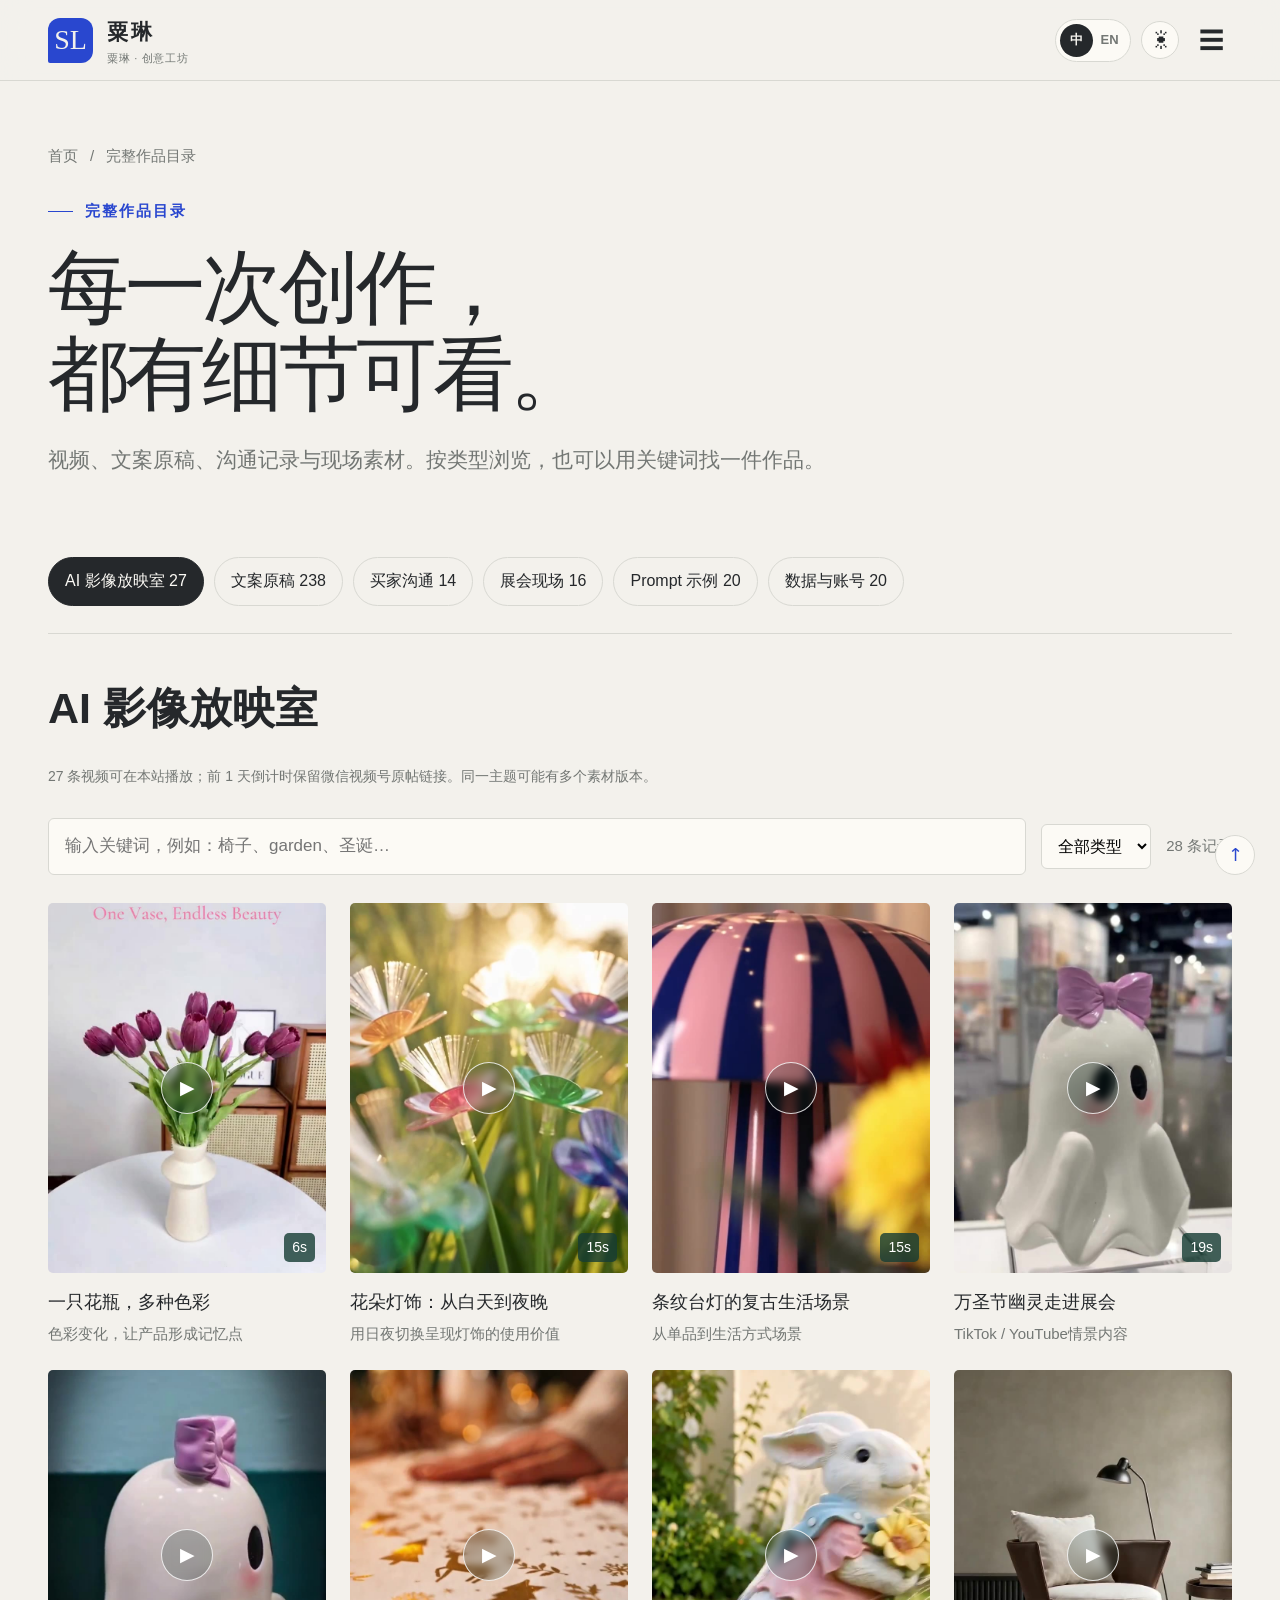
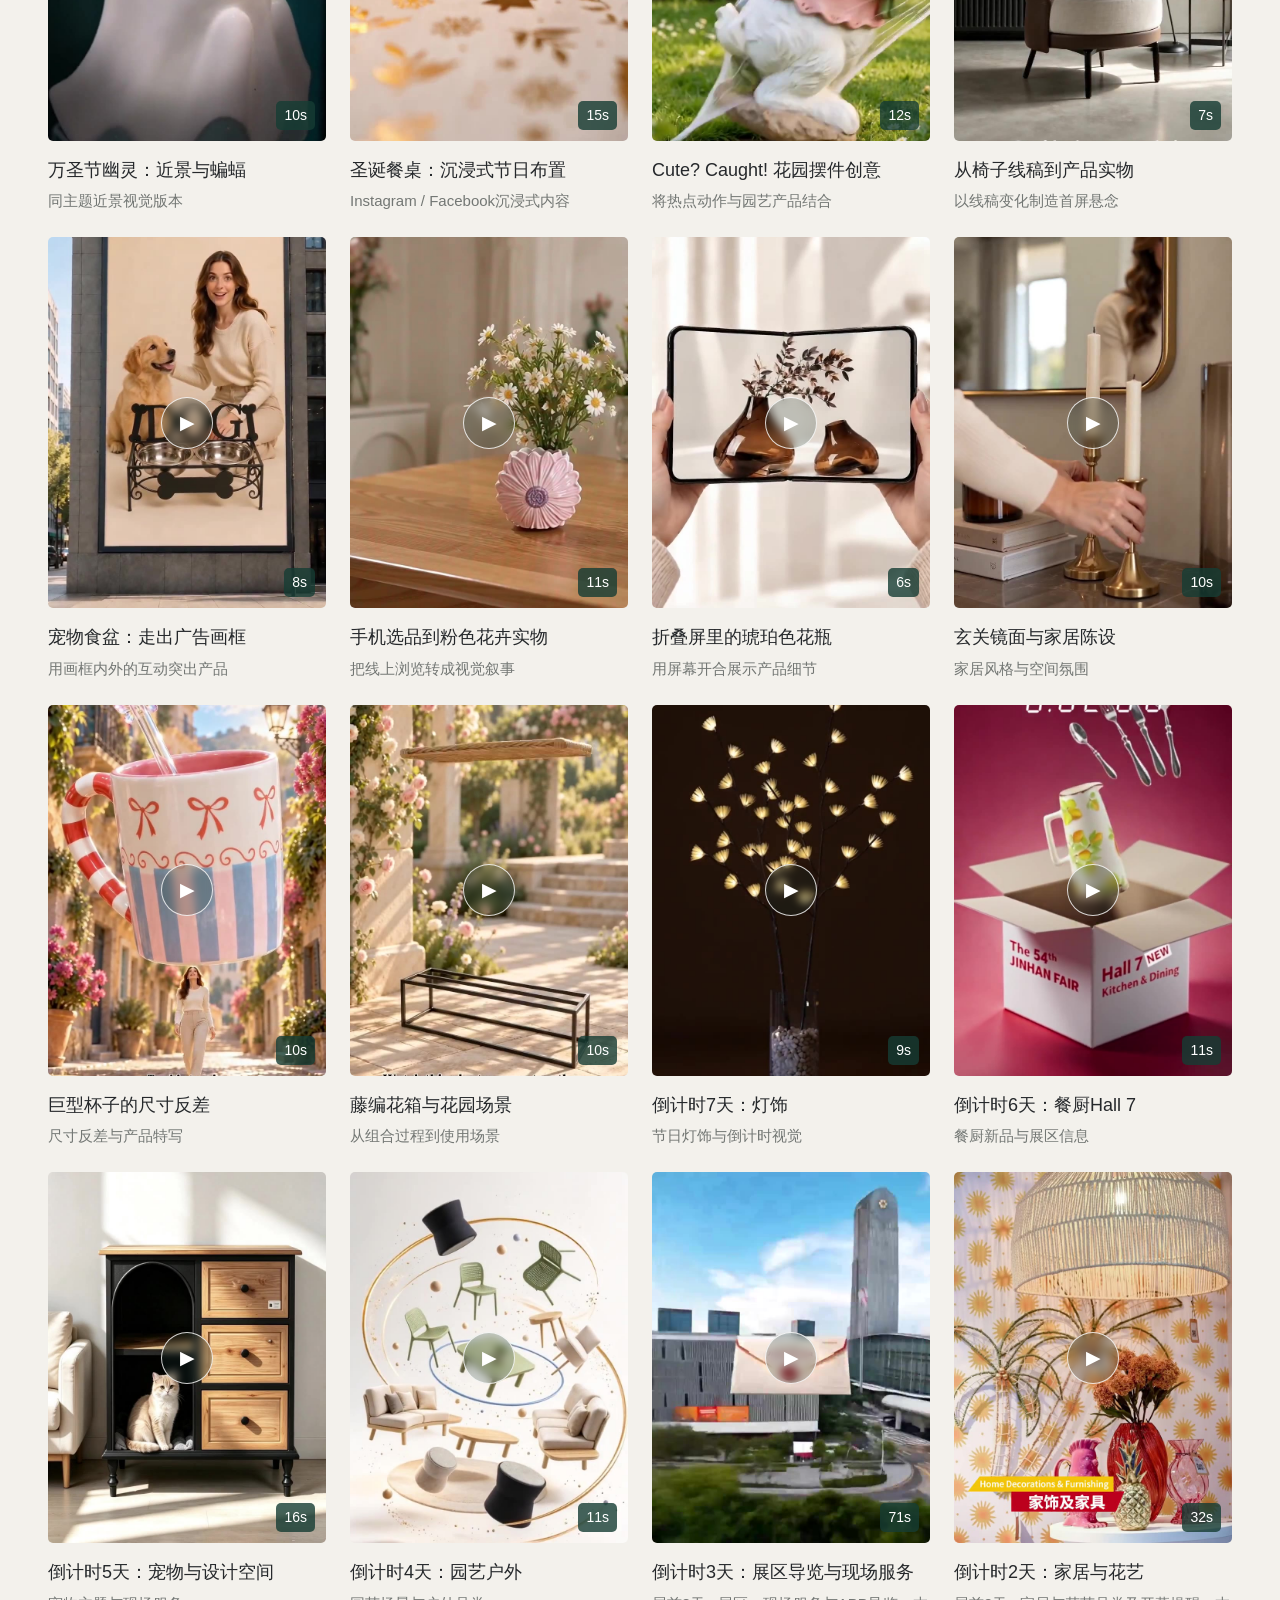
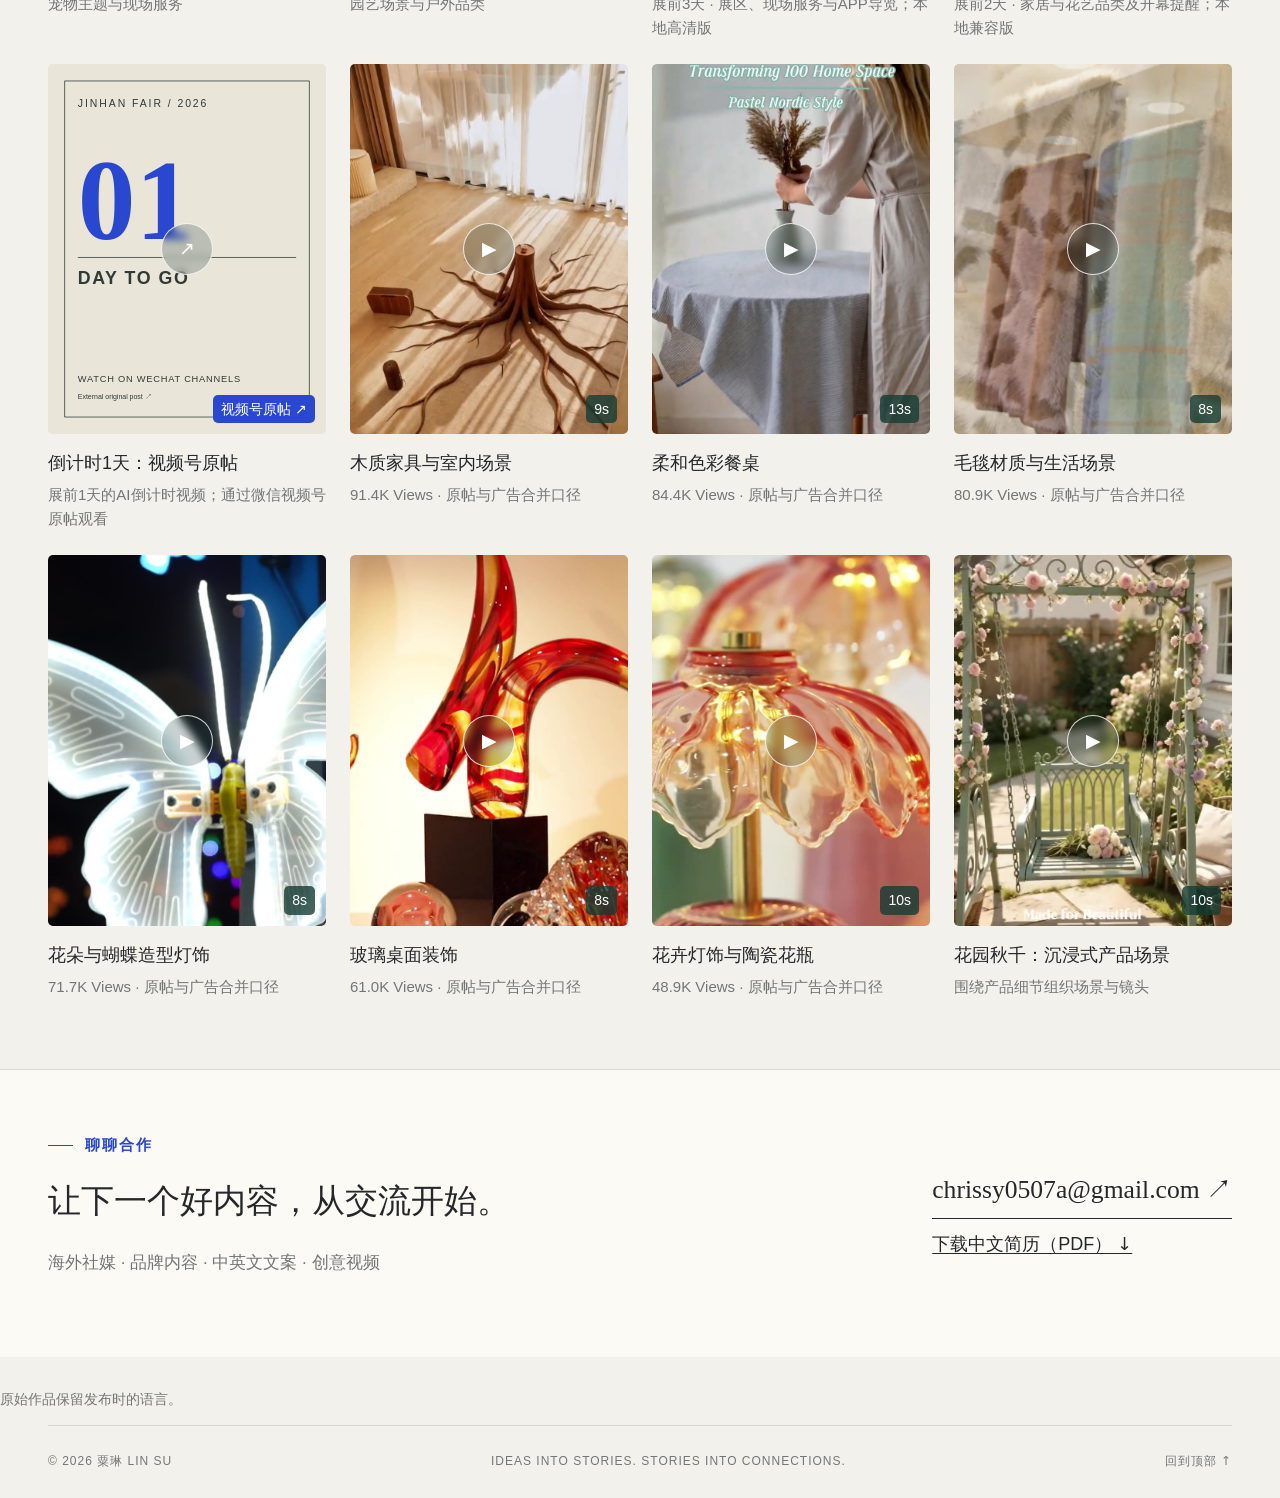
<file: archive.html>
<!doctype html><html lang="zh-CN"><head><meta charset="utf-8"><meta name="viewport" content="width=device-width,initial-scale=1"><meta name="theme-color" content="#2947cf"><meta name="robots" content="noindex,nofollow,noarchive"><meta name="description" content="粟琳的个人作品集：海外社媒运营、英文文案、AI创意视频、买家沟通与品牌内容。"><title>完整作品目录 · 粟琳 LIN SU</title><link rel="icon" href="favicon.svg"><script>try{document.documentElement.dataset.theme=localStorage.getItem("lin-studio-theme")||"day"}catch(e){}try{const q=new URLSearchParams(location.search).get("lang");document.documentElement.lang=q?(q==="en"?"en":"zh-CN"):(localStorage.getItem("lin-studio-language")||"zh-CN")}catch(e){}</script><link rel="stylesheet" href="styles.css"><link rel="stylesheet" href="studio.css"><script src="data.js" defer></script><script src="i18n-data.js" defer></script><script src="i18n.js" defer></script><script src="app.js" defer></script><script src="studio.js" defer></script><script src="enhancements.js" defer></script><link rel="stylesheet" href="enhancements.css"><link rel="stylesheet" href="v2.css"><script src="v2.js" defer></script><link rel="stylesheet" href="awards.css"></head><body id="top" class="page-archive"><a class="skip-link" href="#main">跳到主要内容</a><header class="nav"><div class="wrap nav-inner"><a class="brand" href="index.html" aria-label="粟琳，返回首页"><span class="monogram">SL</span><span><strong>粟琳</strong><small><span class="l10n-zh" data-original>粟琳 · 创意工坊</span><span class="l10n-en" data-original>LIN SU · CREATIVE STUDIO</span></small></span></a><nav class="nav-links" id="navigation" aria-label="主要导航"><a href="index.html#work">精选项目</a><a href="jinhan.html">锦汉案例</a><a href="projects.html">更多作品</a><a href="awards.html" data-original><span class="award-zh">奖项与荣誉</span><span class="award-en">Awards</span></a><a href="archive.html" aria-current="page">作品目录</a><a class="nav-recruiter" href="recruiters.html">HR 快速浏览 ↗</a><a href="recruiters.html#contact">简历与联系 ↓</a><a class="nav-cta" href="index.html#contact">联系 ↗</a></nav><div class="nav-actions"><div class="language-switch" role="group" aria-label="语言选择"><button type="button" data-lang="zh-CN" data-language-control aria-label="中文" aria-pressed="true">中</button><button type="button" data-lang="en" data-language-control aria-label="English" aria-pressed="false">EN</button></div><button class="theme-toggle" type="button" aria-label="切换为夜间工作室" aria-pressed="false"><span aria-hidden="true">☀</span></button><button class="menu-button" type="button" aria-label="打开导航" aria-controls="navigation" aria-expanded="false">☰</button></div></div></header><div class="reading-progress" aria-hidden="true"></div><main id="main"><div class="wrap"><header class="page-hero"><div class="breadcrumbs"><a href="index.html">首页</a><span>/</span><span>完整作品目录</span></div><div class="eyebrow"><span class="l10n-zh" data-original>完整作品目录</span><span class="l10n-en" data-original>THE WORK ARCHIVE</span></div><h1>每一次创作，<br>都有细节可看。</h1><p class="lead">视频、文案原稿、沟通记录与现场素材。按类型浏览，也可以用关键词找一件作品。</p></header><div class="archive-nav" aria-label="作品类型"><button class="chip" data-tab="videos" aria-pressed="false">AI 影像放映室 <span>27</span></button><button class="chip" data-tab="copy" aria-pressed="false">文案原稿 <span>238</span></button><button class="chip" data-tab="inquiries" aria-pressed="false">买家沟通 <span>14</span></button><button class="chip" data-tab="field" aria-pressed="false">展会现场 <span>16</span></button><button class="chip" data-tab="prompt" aria-pressed="false">Prompt 示例 <span>20</span></button><button class="chip" data-tab="data" aria-pressed="false">数据与账号 <span>20</span></button></div><h2 class="archive-tab-title" id="archive-tab-title">AI 影像放映室</h2><p class="note" id="archive-note"></p><div class="archive-toolbar"><label class="sr-only" for="archive-search">搜索作品</label><input id="archive-search" type="search" placeholder="输入关键词，例如：椅子、garden、圣诞…"><label class="sr-only" for="archive-filter">筛选内容</label><select id="archive-filter"><option>全部类型</option></select><span class="result-count" id="result-count" aria-live="polite"></span></div><div class="archive-content" id="archive-content"></div><noscript><p>请启用 JavaScript 使用搜索和视频弹窗。</p></noscript></div></main><section class="contact" id="contact"><div class="wrap contact-inner"><div><div class="eyebrow"><span class="l10n-zh" data-original>聊聊合作</span><span class="l10n-en" data-original>LET’S CREATE SOMETHING</span></div><h2>让下一个好内容，从交流开始。</h2><p>海外社媒 · 品牌内容 · 中英文文案 · 创意视频</p></div><div class="contact-actions"><a class="mail" href="mailto:chrissy0507a@gmail.com">chrissy0507a@gmail.com ↗</a><a class="contact-resume" href="assets/documents/su-lin-resume-zh.pdf" download="Su-Lin-Resume-ZH.pdf">下载中文简历（PDF） ↓</a></div></div></section><p class="wrap original-note note">原始作品保留发布时的语言。</p><footer class="wrap footer"><span>© 2026 粟琳 LIN SU</span><span>IDEAS INTO STORIES. STORIES INTO CONNECTIONS.</span><a href="#top">回到顶部 ↑</a></footer><a class="back-top" href="#top" aria-label="回到顶部">↑</a><dialog class="modal" id="media-modal" aria-labelledby="modal-title"><div class="modal-top"><span id="modal-title"></span><button class="close-modal" id="close-modal" aria-label="关闭预览">×</button></div><div class="modal-body" id="modal-body"></div><div class="modal-foot" id="modal-foot"></div></dialog></body></html>
</file>
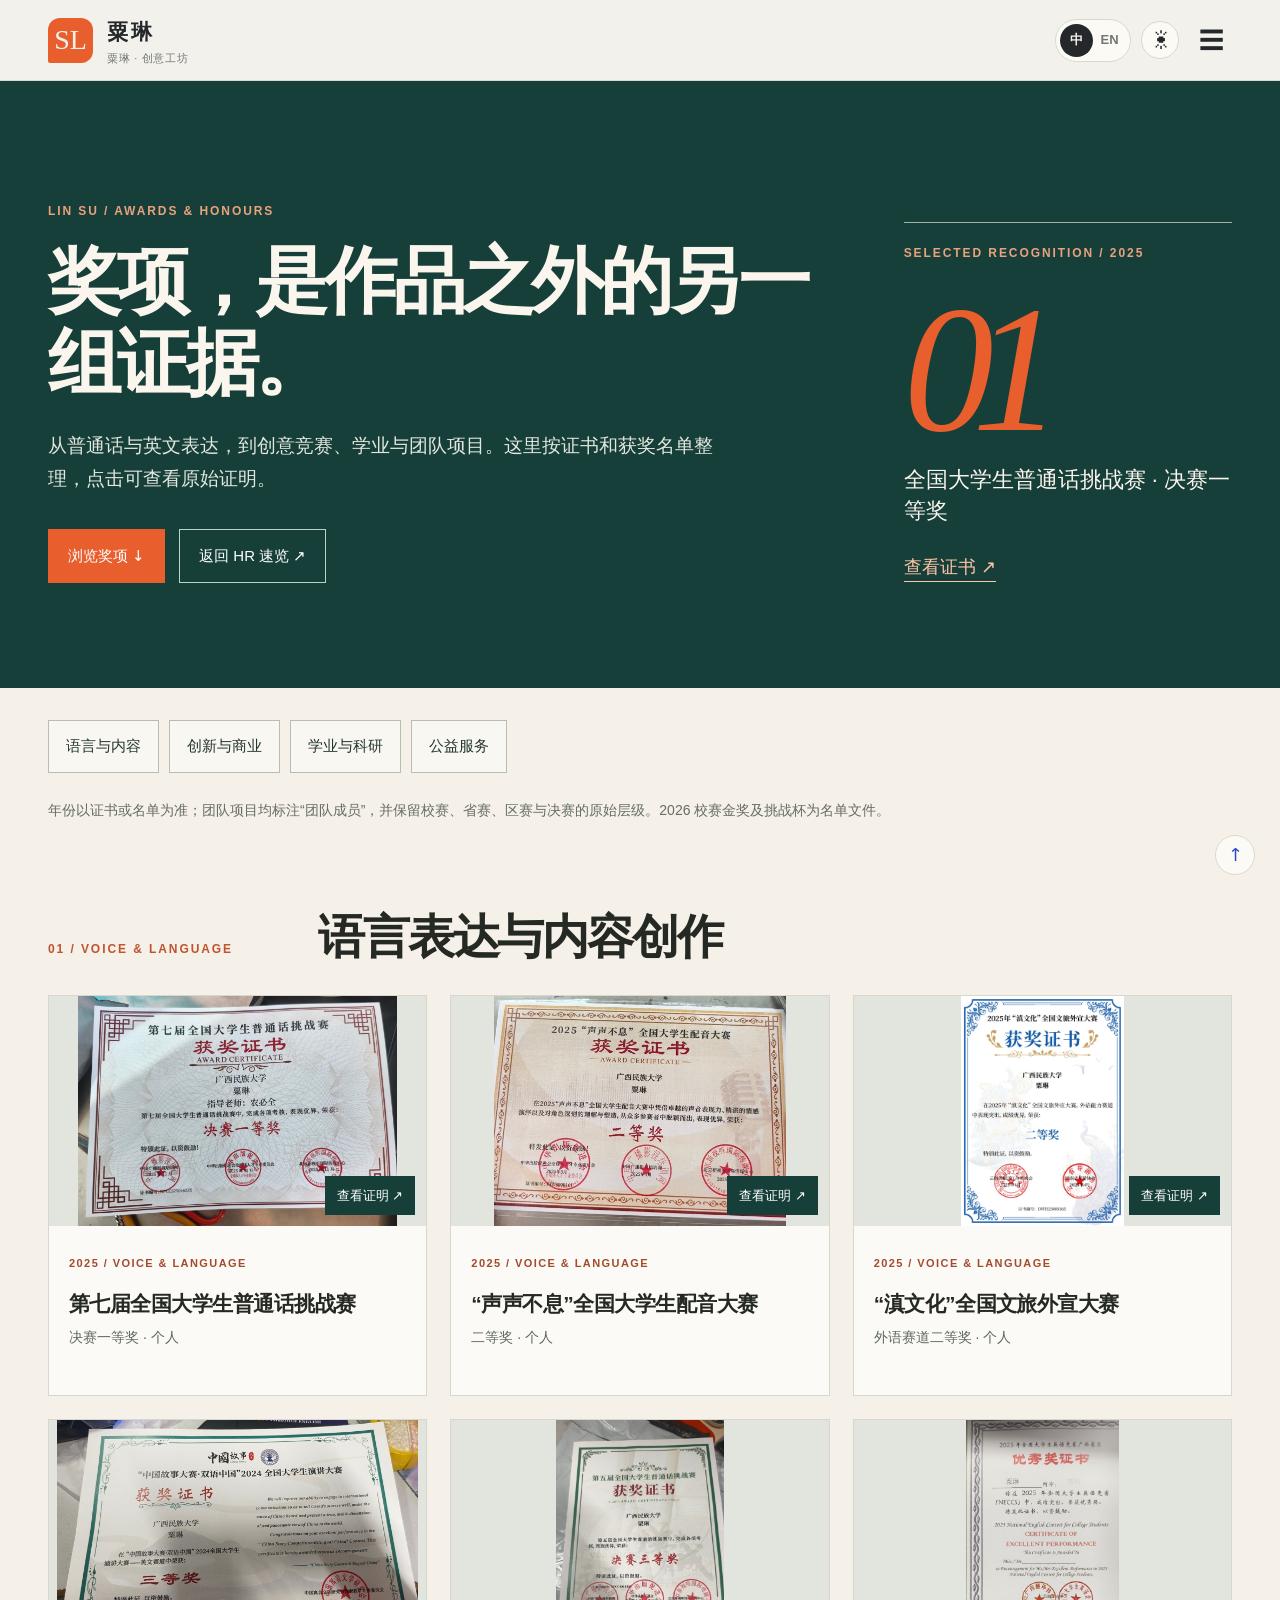
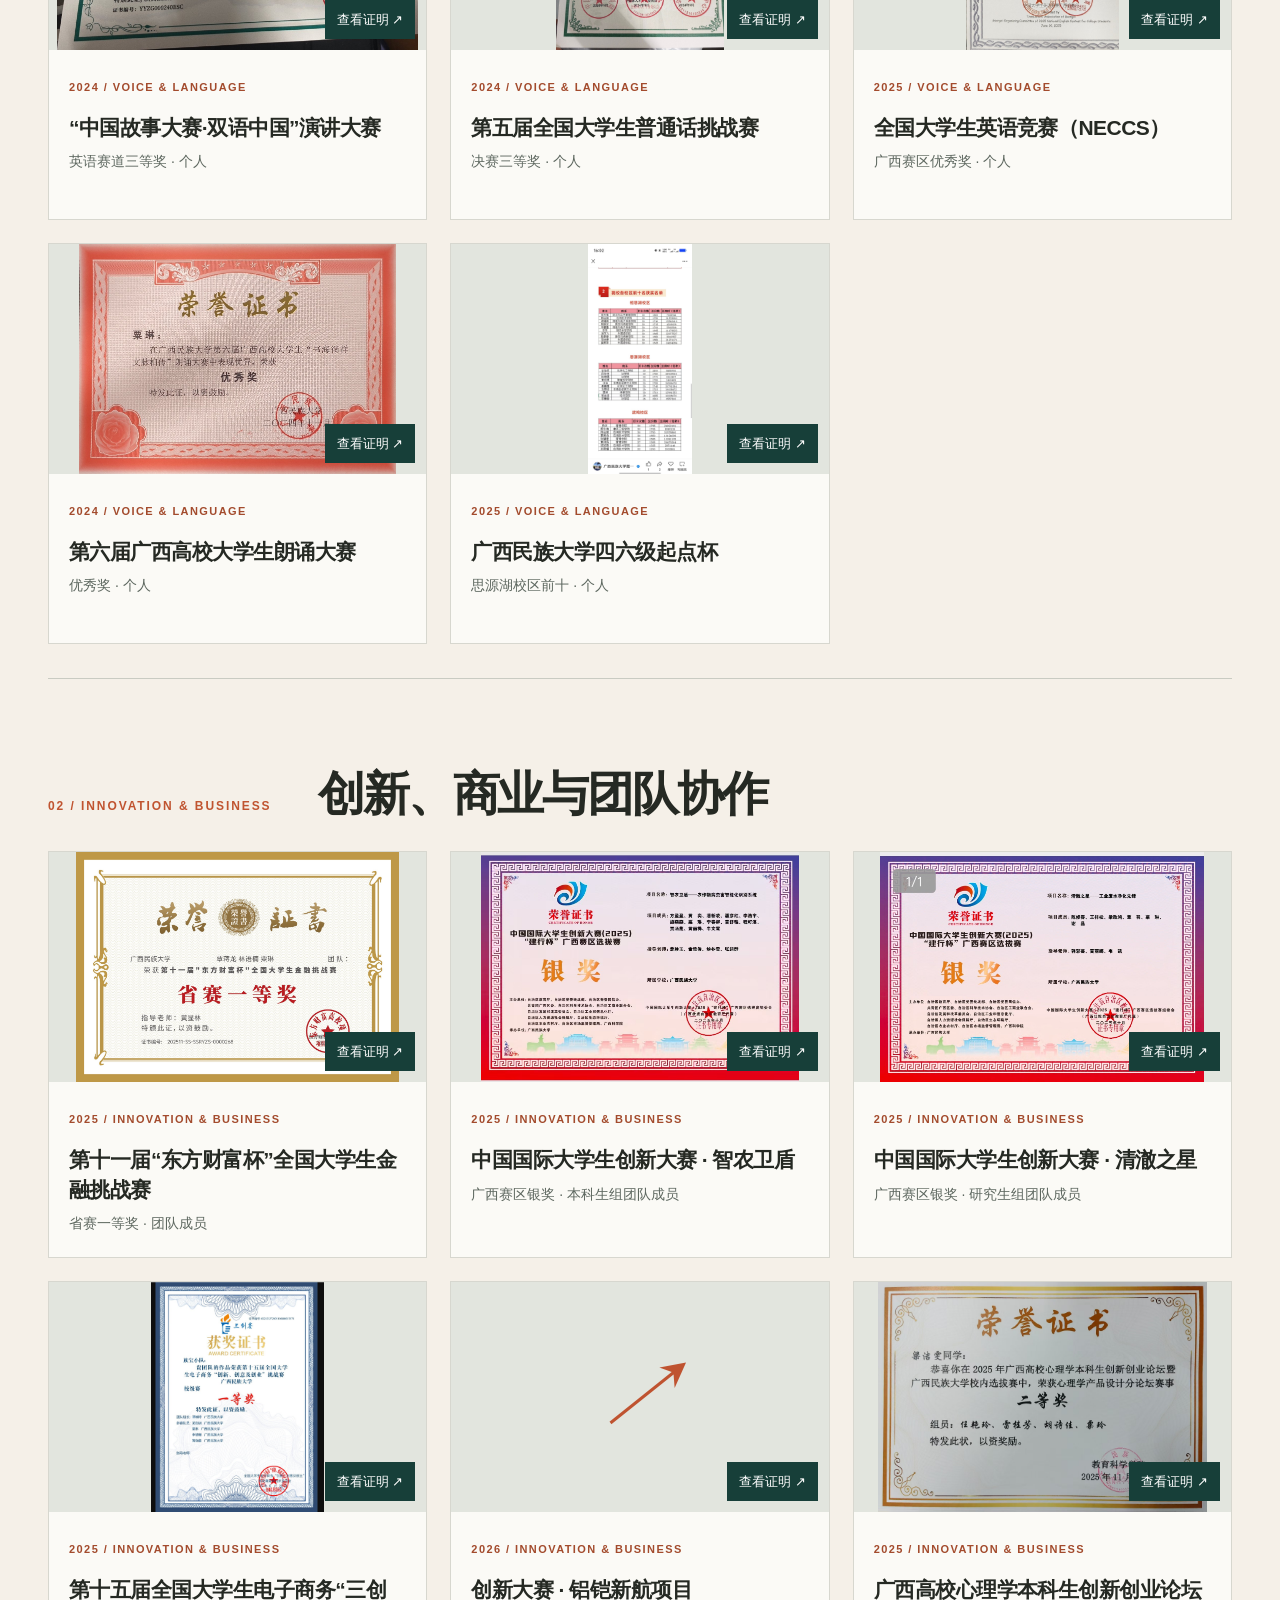
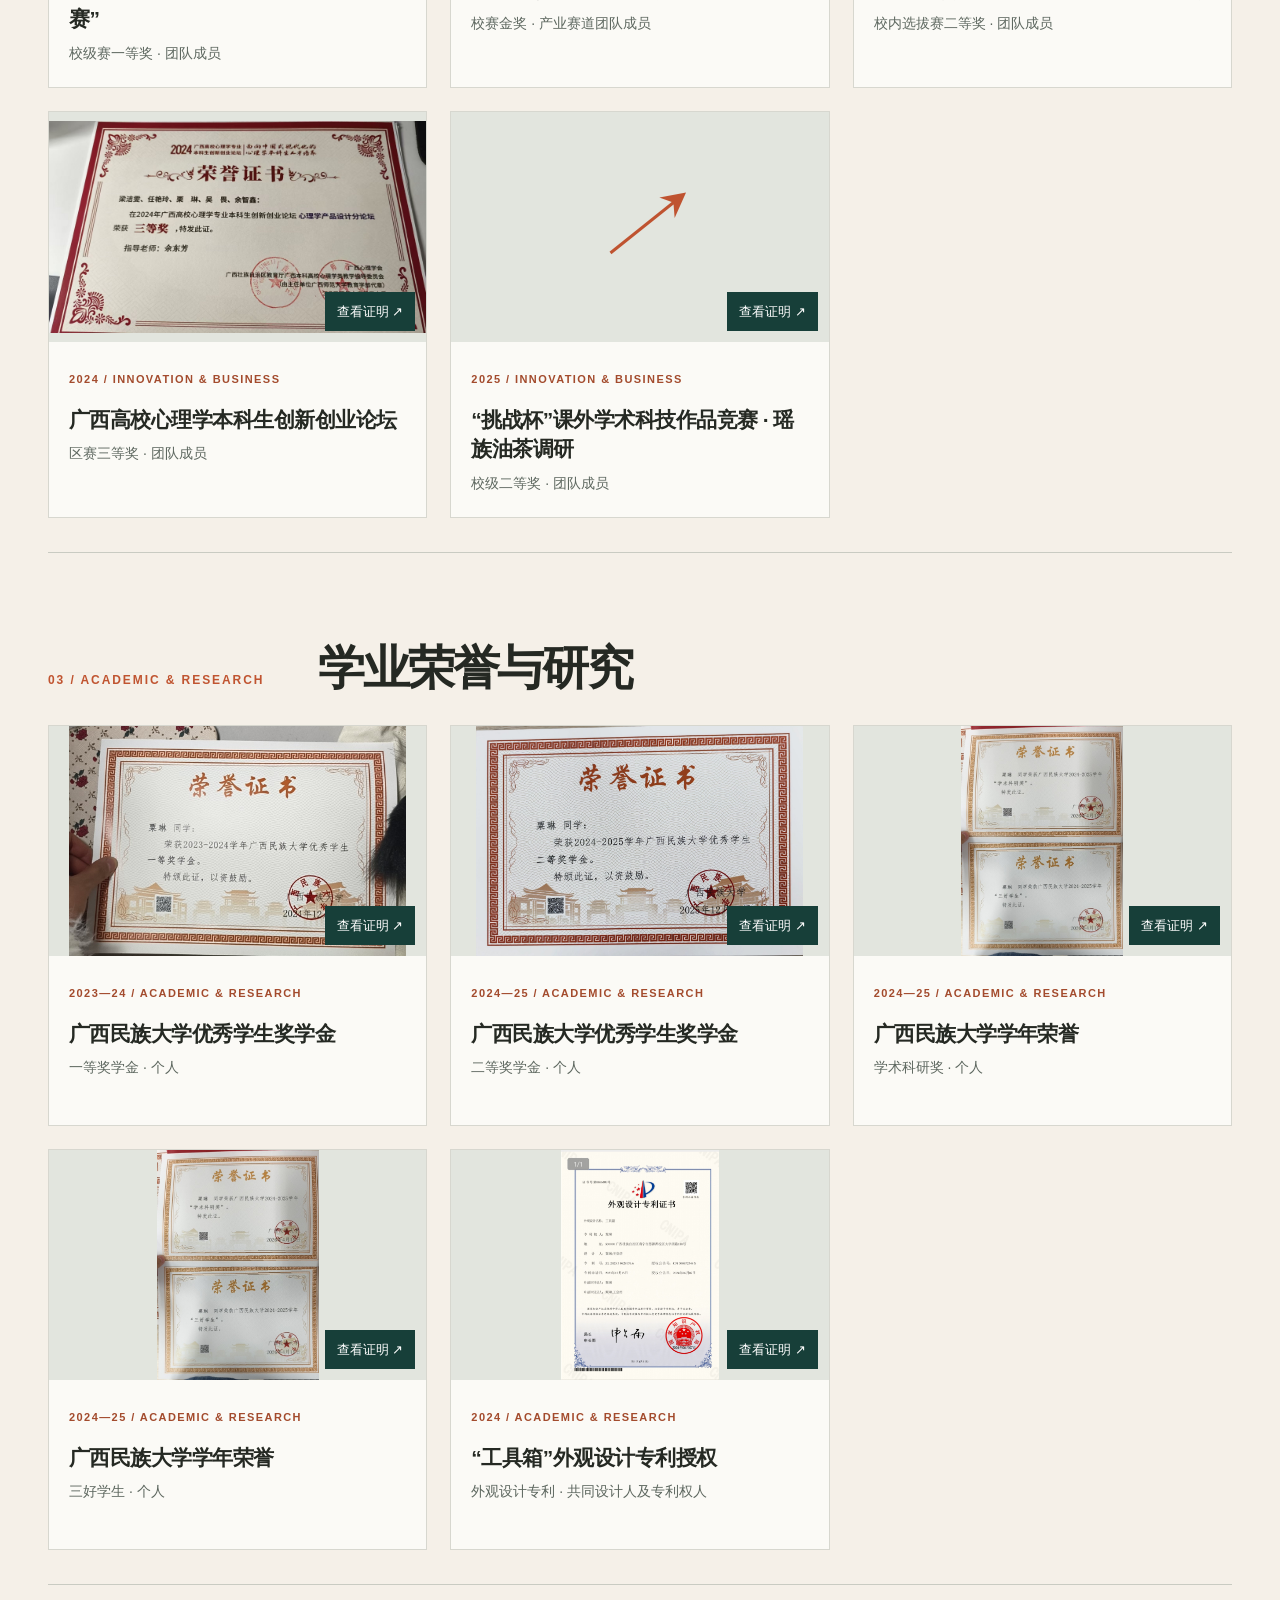
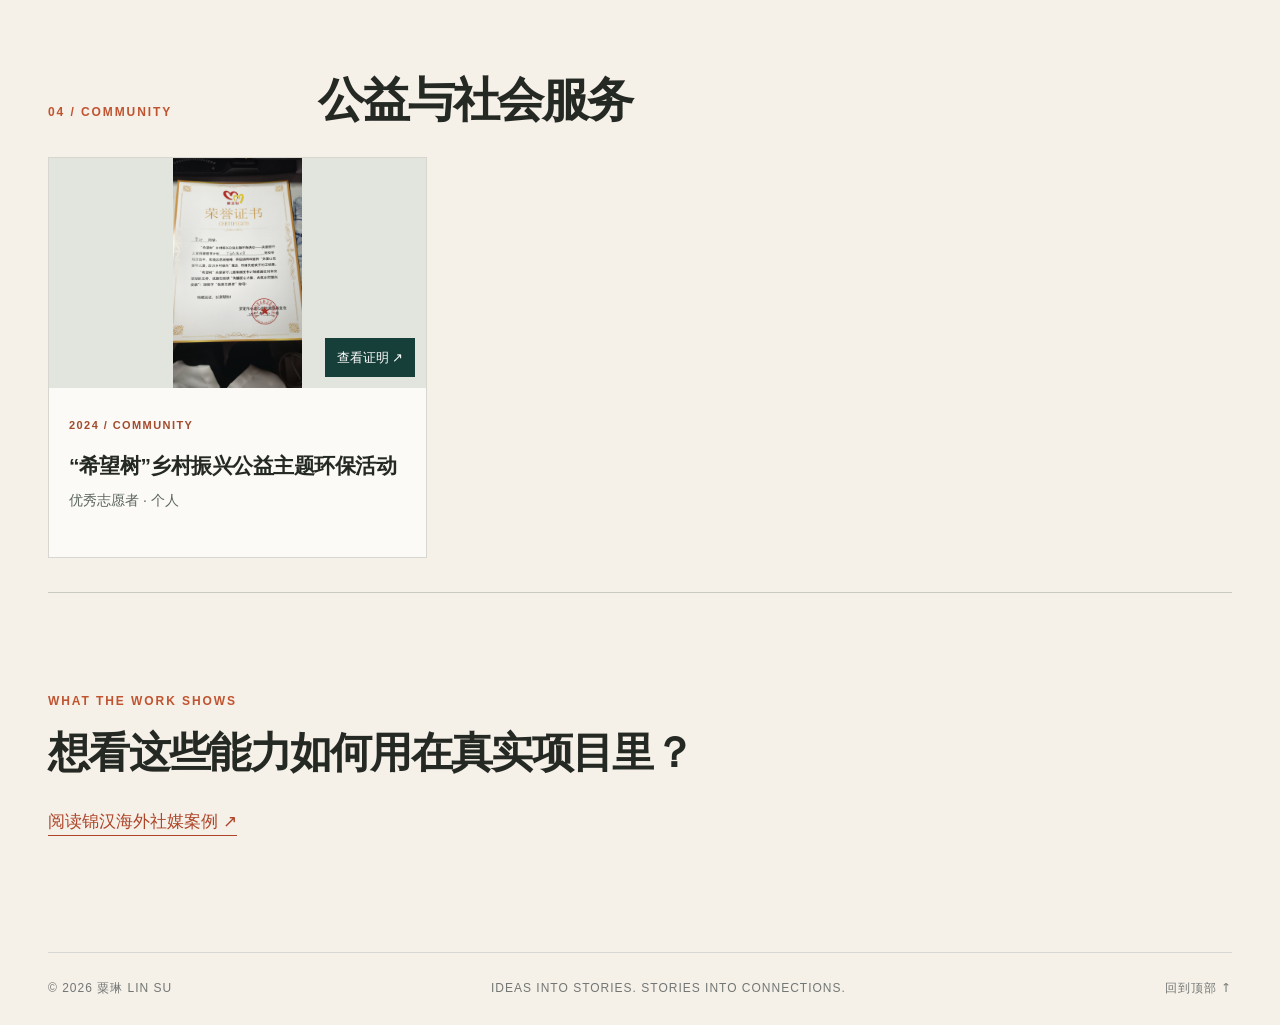
<file: awards.html>
<!doctype html><html lang="zh-CN"><head><meta charset="utf-8"><meta name="viewport" content="width=device-width,initial-scale=1"><meta name="theme-color" content="#2947cf"><meta name="robots" content="noindex,nofollow,noarchive"><meta name="description" content="粟琳的个人作品集：海外社媒运营、英文文案、AI创意视频、买家沟通与品牌内容。"><title>奖项与荣誉 · 粟琳 LIN SU</title><link rel="icon" href="favicon.svg"><script>try{document.documentElement.dataset.theme=localStorage.getItem("lin-studio-theme")||"day"}catch(e){}try{const q=new URLSearchParams(location.search).get("lang");document.documentElement.lang=q?(q==="en"?"en":"zh-CN"):(localStorage.getItem("lin-studio-language")||"zh-CN")}catch(e){}</script><link rel="stylesheet" href="styles.css"><link rel="stylesheet" href="studio.css"><script src="data.js" defer></script><script src="i18n-data.js" defer></script><script src="i18n.js" defer></script><script src="app.js" defer></script><script src="studio.js" defer></script><script src="enhancements.js" defer></script><link rel="stylesheet" href="enhancements.css"><link rel="stylesheet" href="v2.css"><link rel="stylesheet" href="recruiter-v3.css"><script src="v2.js" defer></script><link rel="stylesheet" href="awards.css"></head><body id="top" class="page-awards"><a class="skip-link" href="#main">跳到主要内容</a><header class="nav"><div class="wrap nav-inner"><a class="brand" href="index.html" aria-label="粟琳，返回首页"><span class="monogram">SL</span><span><strong>粟琳</strong><small><span class="l10n-zh" data-original>粟琳 · 创意工坊</span><span class="l10n-en" data-original>LIN SU · CREATIVE STUDIO</span></small></span></a><nav class="nav-links" id="navigation" aria-label="主要导航"><a href="index.html#work">精选项目</a><a href="jinhan.html">锦汉案例</a><a href="projects.html">更多作品</a><a href="awards.html" data-original><span class="award-zh">奖项与荣誉</span><span class="award-en">Awards</span></a><a href="archive.html">作品目录</a><a class="nav-recruiter" href="recruiters.html">HR 快速浏览 ↗</a><a href="recruiters.html#contact">简历与联系 ↓</a><a class="nav-cta" href="index.html#contact">联系 ↗</a></nav><div class="nav-actions"><div class="language-switch" role="group" aria-label="语言选择"><button type="button" data-lang="zh-CN" data-language-control aria-label="中文" aria-pressed="true">中</button><button type="button" data-lang="en" data-language-control aria-label="English" aria-pressed="false">EN</button></div><button class="theme-toggle" type="button" aria-label="切换为夜间工作室" aria-pressed="false"><span aria-hidden="true">☀</span></button><button class="menu-button" type="button" aria-label="打开导航" aria-controls="navigation" aria-expanded="false">☰</button></div></div></header><div class="reading-progress" aria-hidden="true"></div><main id="main" class="awards-page" data-original>
      <header class="award-hero"><div class="wrap award-hero-inner"><div><p class="award-kicker">LIN SU / AWARDS & HONOURS</p>
      <h1><span class="award-zh">奖项，是作品之外的另一组证据。</span><span class="award-en">Recognition behind the work.</span></h1>
      <p><span class="award-zh">从普通话与英文表达，到创意竞赛、学业与团队项目。这里按证书和获奖名单整理，点击可查看原始证明。</span><span class="award-en">From Mandarin and English communication to creative competitions, scholarship and team projects. Explore the original certificates and award lists.</span></p>
      <div class="award-hero-actions"><a href="#voice"><span class="award-zh">浏览奖项 ↓</span><span class="award-en">Explore awards ↓</span></a><a href="recruiters.html"><span class="award-zh">返回 HR 速览 ↗</span><span class="award-en">Back to recruiter view ↗</span></a></div></div>
      <div class="award-hero-feature"><span>SELECTED RECOGNITION / 2025</span><strong>01</strong><p><span class="award-zh">全国大学生普通话挑战赛 · 决赛一等奖</span><span class="award-en">National University Mandarin Challenge · Final first prize</span></p><a href="#award-mandarin-1"><span class="award-zh">查看证书 ↗</span><span class="award-en">View certificate ↗</span></a></div></div></header>
      <div class="wrap awards-content"><nav class="award-jump" aria-label="奖项分类 / Award categories">
      <a href="#voice"><span class="award-zh">语言与内容</span><span class="award-en">Voice &amp; language</span></a><a href="#innovation"><span class="award-zh">创新与商业</span><span class="award-en">Innovation &amp; business</span></a><a href="#academic"><span class="award-zh">学业与科研</span><span class="award-en">Academic &amp; research</span></a><a href="#service"><span class="award-zh">公益服务</span><span class="award-en">Community</span></a></nav>
      <p class="award-accuracy"><span class="award-zh">年份以证书或名单为准；团队项目均标注“团队成员”，并保留校赛、省赛、区赛与决赛的原始层级。2026 校赛金奖及挑战杯为名单文件。</span><span class="award-en">Dates follow the certificates or lists. Team entries identify my role, and contest levels follow the source documents. The 2026 campus gold and Challenge Cup records link to award lists.</span></p>
      <section class="award-group" id="voice"><div class="award-group-head"><span>01 / VOICE & LANGUAGE</span><h2><span class="award-zh">语言表达与内容创作</span><span class="award-en">Voice, language and content</span></h2></div>
        <div class="award-grid"><article class="award-card" data-award-category="voice" id="award-mandarin-1">
      <a class="award-image" href="assets/awards/mandarin-1.jpg" target="_blank" rel="noopener" aria-label="第七届全国大学生普通话挑战赛 · 查看证明 / Open evidence"><img src="assets/awards/mandarin-1.jpg" alt="" loading="lazy"><span class="award-open"><span class="award-zh">查看证明 ↗</span><span class="award-en">Open evidence ↗</span></span></a>
      <div class="award-card-body"><span class="award-card-kicker">2025 / VOICE & LANGUAGE</span>
      <h3><span class="award-zh">第七届全国大学生普通话挑战赛</span><span class="award-en">7th National University Mandarin Challenge</span></h3><p><span class="award-zh">决赛一等奖 · 个人</span><span class="award-en">Final, first prize · Individual</span></p></div></article><article class="award-card" data-award-category="voice" id="award-dubbing-2">
      <a class="award-image" href="assets/awards/dubbing-2.jpg" target="_blank" rel="noopener" aria-label="“声声不息”全国大学生配音大赛 · 查看证明 / Open evidence"><img src="assets/awards/dubbing-2.jpg" alt="" loading="lazy"><span class="award-open"><span class="award-zh">查看证明 ↗</span><span class="award-en">Open evidence ↗</span></span></a>
      <div class="award-card-body"><span class="award-card-kicker">2025 / VOICE & LANGUAGE</span>
      <h3><span class="award-zh">“声声不息”全国大学生配音大赛</span><span class="award-en">National University Dubbing Competition</span></h3><p><span class="award-zh">二等奖 · 个人</span><span class="award-en">Second prize · Individual</span></p></div></article><article class="award-card" data-award-category="voice" id="award-tourism-2">
      <a class="award-image" href="assets/awards/tourism-2.jpg" target="_blank" rel="noopener" aria-label="“滇文化”全国文旅外宣大赛 · 查看证明 / Open evidence"><img src="assets/awards/tourism-2.jpg" alt="" loading="lazy"><span class="award-open"><span class="award-zh">查看证明 ↗</span><span class="award-en">Open evidence ↗</span></span></a>
      <div class="award-card-body"><span class="award-card-kicker">2025 / VOICE & LANGUAGE</span>
      <h3><span class="award-zh">“滇文化”全国文旅外宣大赛</span><span class="award-en">Yunnan Culture Tourism Promotion Competition</span></h3><p><span class="award-zh">外语赛道二等奖 · 个人</span><span class="award-en">Foreign-language track, second prize · Individual</span></p></div></article><article class="award-card" data-award-category="voice" id="award-story-3">
      <a class="award-image" href="assets/awards/story-3.jpg" target="_blank" rel="noopener" aria-label="“中国故事大赛·双语中国”演讲大赛 · 查看证明 / Open evidence"><img src="assets/awards/story-3.jpg" alt="" loading="lazy"><span class="award-open"><span class="award-zh">查看证明 ↗</span><span class="award-en">Open evidence ↗</span></span></a>
      <div class="award-card-body"><span class="award-card-kicker">2024 / VOICE & LANGUAGE</span>
      <h3><span class="award-zh">“中国故事大赛·双语中国”演讲大赛</span><span class="award-en">Bilingual China Story Speech Competition</span></h3><p><span class="award-zh">英语赛道三等奖 · 个人</span><span class="award-en">English track, third prize · Individual</span></p></div></article><article class="award-card" data-award-category="voice" id="award-mandarin-3">
      <a class="award-image" href="assets/awards/mandarin-3.jpg" target="_blank" rel="noopener" aria-label="第五届全国大学生普通话挑战赛 · 查看证明 / Open evidence"><img src="assets/awards/mandarin-3.jpg" alt="" loading="lazy"><span class="award-open"><span class="award-zh">查看证明 ↗</span><span class="award-en">Open evidence ↗</span></span></a>
      <div class="award-card-body"><span class="award-card-kicker">2024 / VOICE & LANGUAGE</span>
      <h3><span class="award-zh">第五届全国大学生普通话挑战赛</span><span class="award-en">5th National University Mandarin Challenge</span></h3><p><span class="award-zh">决赛三等奖 · 个人</span><span class="award-en">Final, third prize · Individual</span></p></div></article><article class="award-card" data-award-category="voice" id="award-neccs">
      <a class="award-image" href="assets/awards/neccs.jpg" target="_blank" rel="noopener" aria-label="全国大学生英语竞赛（NECCS） · 查看证明 / Open evidence"><img src="assets/awards/neccs.jpg" alt="" loading="lazy"><span class="award-open"><span class="award-zh">查看证明 ↗</span><span class="award-en">Open evidence ↗</span></span></a>
      <div class="award-card-body"><span class="award-card-kicker">2025 / VOICE & LANGUAGE</span>
      <h3><span class="award-zh">全国大学生英语竞赛（NECCS）</span><span class="award-en">National English Contest for College Students</span></h3><p><span class="award-zh">广西赛区优秀奖 · 个人</span><span class="award-en">Guangxi division, excellence award · Individual</span></p></div></article><article class="award-card" data-award-category="voice" id="award-recital">
      <a class="award-image" href="assets/awards/recital.jpg" target="_blank" rel="noopener" aria-label="第六届广西高校大学生朗诵大赛 · 查看证明 / Open evidence"><img src="assets/awards/recital.jpg" alt="" loading="lazy"><span class="award-open"><span class="award-zh">查看证明 ↗</span><span class="award-en">Open evidence ↗</span></span></a>
      <div class="award-card-body"><span class="award-card-kicker">2024 / VOICE & LANGUAGE</span>
      <h3><span class="award-zh">第六届广西高校大学生朗诵大赛</span><span class="award-en">6th Guangxi University Student Recitation Competition</span></h3><p><span class="award-zh">优秀奖 · 个人</span><span class="award-en">Excellence award · Individual</span></p></div></article><article class="award-card" data-award-category="voice" id="award-english-top10">
      <a class="award-image" href="assets/awards/english-top10.jpg" target="_blank" rel="noopener" aria-label="广西民族大学四六级起点杯 · 查看证明 / Open evidence"><img src="assets/awards/english-top10.jpg" alt="" loading="lazy"><span class="award-open"><span class="award-zh">查看证明 ↗</span><span class="award-en">Open evidence ↗</span></span></a>
      <div class="award-card-body"><span class="award-card-kicker">2025 / VOICE & LANGUAGE</span>
      <h3><span class="award-zh">广西民族大学四六级起点杯</span><span class="award-en">Guangxi Minzu University English Check-in Challenge</span></h3><p><span class="award-zh">思源湖校区前十 · 个人</span><span class="award-en">Campus top ten · Individual</span></p></div></article></div></section><section class="award-group" id="innovation"><div class="award-group-head"><span>02 / INNOVATION & BUSINESS</span><h2><span class="award-zh">创新、商业与团队协作</span><span class="award-en">Innovation, business and teamwork</span></h2></div>
        <div class="award-grid"><article class="award-card" data-award-category="innovation" id="award-finance-1">
      <a class="award-image" href="assets/awards/finance-1.jpg" target="_blank" rel="noopener" aria-label="第十一届“东方财富杯”全国大学生金融挑战赛 · 查看证明 / Open evidence"><img src="assets/awards/finance-1.jpg" alt="" loading="lazy"><span class="award-open"><span class="award-zh">查看证明 ↗</span><span class="award-en">Open evidence ↗</span></span></a>
      <div class="award-card-body"><span class="award-card-kicker">2025 / INNOVATION & BUSINESS</span>
      <h3><span class="award-zh">第十一届“东方财富杯”全国大学生金融挑战赛</span><span class="award-en">11th Eastmoney National Student Finance Challenge</span></h3><p><span class="award-zh">省赛一等奖 · 团队成员</span><span class="award-en">Provincial first prize · Team member</span></p></div></article><article class="award-card" data-award-category="innovation" id="award-innovation-u">
      <a class="award-image" href="assets/awards/innovation-u.jpg" target="_blank" rel="noopener" aria-label="中国国际大学生创新大赛 · 智农卫盾 · 查看证明 / Open evidence"><img src="assets/awards/innovation-u.jpg" alt="" loading="lazy"><span class="award-open"><span class="award-zh">查看证明 ↗</span><span class="award-en">Open evidence ↗</span></span></a>
      <div class="award-card-body"><span class="award-card-kicker">2025 / INNOVATION & BUSINESS</span>
      <h3><span class="award-zh">中国国际大学生创新大赛 · 智农卫盾</span><span class="award-en">China International College Students&#x27; Innovation Competition · Smart Crop Protection</span></h3><p><span class="award-zh">广西赛区银奖 · 本科生组团队成员</span><span class="award-en">Guangxi silver · Undergraduate team member</span></p></div></article><article class="award-card" data-award-category="innovation" id="award-innovation-g">
      <a class="award-image" href="assets/awards/innovation-g.jpg" target="_blank" rel="noopener" aria-label="中国国际大学生创新大赛 · 清澈之星 · 查看证明 / Open evidence"><img src="assets/awards/innovation-g.jpg" alt="" loading="lazy"><span class="award-open"><span class="award-zh">查看证明 ↗</span><span class="award-en">Open evidence ↗</span></span></a>
      <div class="award-card-body"><span class="award-card-kicker">2025 / INNOVATION & BUSINESS</span>
      <h3><span class="award-zh">中国国际大学生创新大赛 · 清澈之星</span><span class="award-en">China International College Students&#x27; Innovation Competition · Water Treatment Project</span></h3><p><span class="award-zh">广西赛区银奖 · 研究生组团队成员</span><span class="award-en">Guangxi silver · Graduate-track team member</span></p></div></article><article class="award-card" data-award-category="innovation" id="award-ecommerce-1">
      <a class="award-image" href="assets/awards/ecommerce-1.jpg" target="_blank" rel="noopener" aria-label="第十五届全国大学生电子商务“三创赛” · 查看证明 / Open evidence"><img src="assets/awards/ecommerce-1.jpg" alt="" loading="lazy"><span class="award-open"><span class="award-zh">查看证明 ↗</span><span class="award-en">Open evidence ↗</span></span></a>
      <div class="award-card-body"><span class="award-card-kicker">2025 / INNOVATION & BUSINESS</span>
      <h3><span class="award-zh">第十五届全国大学生电子商务“三创赛”</span><span class="award-en">15th National Student E-commerce Innovation Challenge</span></h3><p><span class="award-zh">校级赛一等奖 · 团队成员</span><span class="award-en">Campus first prize · Team member</span></p></div></article><article class="award-card" data-award-category="innovation" id="award-gold-2026">
      <a class="award-image" href="assets/awards/gold-2026.xlsx" target="_blank" rel="noopener" aria-label="创新大赛 · 铝铠新航项目 · 查看证明 / Open evidence"><span class="award-file-icon" aria-hidden="true">↗</span><span class="award-open"><span class="award-zh">查看证明 ↗</span><span class="award-en">Open evidence ↗</span></span></a>
      <div class="award-card-body"><span class="award-card-kicker">2026 / INNOVATION & BUSINESS</span>
      <h3><span class="award-zh">创新大赛 · 铝铠新航项目</span><span class="award-en">Innovation Competition · EV Battery Tray Project</span></h3><p><span class="award-zh">校赛金奖 · 产业赛道团队成员</span><span class="award-en">Campus gold · Industry-track team member</span></p></div></article><article class="award-card" data-award-category="innovation" id="award-psych-2025">
      <a class="award-image" href="assets/awards/psych-2025.jpg" target="_blank" rel="noopener" aria-label="广西高校心理学本科生创新创业论坛 · 查看证明 / Open evidence"><img src="assets/awards/psych-2025.jpg" alt="" loading="lazy"><span class="award-open"><span class="award-zh">查看证明 ↗</span><span class="award-en">Open evidence ↗</span></span></a>
      <div class="award-card-body"><span class="award-card-kicker">2025 / INNOVATION & BUSINESS</span>
      <h3><span class="award-zh">广西高校心理学本科生创新创业论坛</span><span class="award-en">Guangxi Psychology Undergraduate Innovation Forum</span></h3><p><span class="award-zh">校内选拔赛二等奖 · 团队成员</span><span class="award-en">Campus selection, second prize · Team member</span></p></div></article><article class="award-card" data-award-category="innovation" id="award-psych-2024">
      <a class="award-image" href="assets/awards/psych-2024.jpg" target="_blank" rel="noopener" aria-label="广西高校心理学本科生创新创业论坛 · 查看证明 / Open evidence"><img src="assets/awards/psych-2024.jpg" alt="" loading="lazy"><span class="award-open"><span class="award-zh">查看证明 ↗</span><span class="award-en">Open evidence ↗</span></span></a>
      <div class="award-card-body"><span class="award-card-kicker">2024 / INNOVATION & BUSINESS</span>
      <h3><span class="award-zh">广西高校心理学本科生创新创业论坛</span><span class="award-en">Guangxi Psychology Undergraduate Innovation Forum</span></h3><p><span class="award-zh">区赛三等奖 · 团队成员</span><span class="award-en">Regional third prize · Team member</span></p></div></article><article class="award-card" data-award-category="innovation" id="award-challenge-cup">
      <a class="award-image" href="assets/awards/challenge-cup.pdf" target="_blank" rel="noopener" aria-label="“挑战杯”课外学术科技作品竞赛 · 瑶族油茶调研 · 查看证明 / Open evidence"><span class="award-file-icon" aria-hidden="true">↗</span><span class="award-open"><span class="award-zh">查看证明 ↗</span><span class="award-en">Open evidence ↗</span></span></a>
      <div class="award-card-body"><span class="award-card-kicker">2025 / INNOVATION & BUSINESS</span>
      <h3><span class="award-zh">“挑战杯”课外学术科技作品竞赛 · 瑶族油茶调研</span><span class="award-en">Challenge Cup · Yao Oil Tea Industry Research</span></h3><p><span class="award-zh">校级二等奖 · 团队成员</span><span class="award-en">Campus second prize · Team member</span></p></div></article></div></section><section class="award-group" id="academic"><div class="award-group-head"><span>03 / ACADEMIC & RESEARCH</span><h2><span class="award-zh">学业荣誉与研究</span><span class="award-en">Academic honours and research</span></h2></div>
        <div class="award-grid"><article class="award-card" data-award-category="academic" id="award-scholar-1">
      <a class="award-image" href="assets/awards/scholar-1.jpg" target="_blank" rel="noopener" aria-label="广西民族大学优秀学生奖学金 · 查看证明 / Open evidence"><img src="assets/awards/scholar-1.jpg" alt="" loading="lazy"><span class="award-open"><span class="award-zh">查看证明 ↗</span><span class="award-en">Open evidence ↗</span></span></a>
      <div class="award-card-body"><span class="award-card-kicker">2023—24 / ACADEMIC & RESEARCH</span>
      <h3><span class="award-zh">广西民族大学优秀学生奖学金</span><span class="award-en">Guangxi Minzu University Merit Scholarship</span></h3><p><span class="award-zh">一等奖学金 · 个人</span><span class="award-en">First-class scholarship · Individual</span></p></div></article><article class="award-card" data-award-category="academic" id="award-scholar-2">
      <a class="award-image" href="assets/awards/scholar-2.jpg" target="_blank" rel="noopener" aria-label="广西民族大学优秀学生奖学金 · 查看证明 / Open evidence"><img src="assets/awards/scholar-2.jpg" alt="" loading="lazy"><span class="award-open"><span class="award-zh">查看证明 ↗</span><span class="award-en">Open evidence ↗</span></span></a>
      <div class="award-card-body"><span class="award-card-kicker">2024—25 / ACADEMIC & RESEARCH</span>
      <h3><span class="award-zh">广西民族大学优秀学生奖学金</span><span class="award-en">Guangxi Minzu University Merit Scholarship</span></h3><p><span class="award-zh">二等奖学金 · 个人</span><span class="award-en">Second-class scholarship · Individual</span></p></div></article><article class="award-card" data-award-category="academic" id="award-research-prize">
      <a class="award-image" href="assets/awards/research-honors.jpg" target="_blank" rel="noopener" aria-label="广西民族大学学年荣誉 · 查看证明 / Open evidence"><img src="assets/awards/research-honors.jpg" alt="" loading="lazy"><span class="award-open"><span class="award-zh">查看证明 ↗</span><span class="award-en">Open evidence ↗</span></span></a>
      <div class="award-card-body"><span class="award-card-kicker">2024—25 / ACADEMIC & RESEARCH</span>
      <h3><span class="award-zh">广西民族大学学年荣誉</span><span class="award-en">Guangxi Minzu University Academic Honour</span></h3><p><span class="award-zh">学术科研奖 · 个人</span><span class="award-en">Academic Research Award · Individual</span></p></div></article><article class="award-card" data-award-category="academic" id="award-merit-student">
      <a class="award-image" href="assets/awards/research-honors.jpg" target="_blank" rel="noopener" aria-label="广西民族大学学年荣誉 · 查看证明 / Open evidence"><img src="assets/awards/research-honors.jpg" alt="" loading="lazy"><span class="award-open"><span class="award-zh">查看证明 ↗</span><span class="award-en">Open evidence ↗</span></span></a>
      <div class="award-card-body"><span class="award-card-kicker">2024—25 / ACADEMIC & RESEARCH</span>
      <h3><span class="award-zh">广西民族大学学年荣誉</span><span class="award-en">Guangxi Minzu University Academic Honour</span></h3><p><span class="award-zh">三好学生 · 个人</span><span class="award-en">Merit Student · Individual</span></p></div></article><article class="award-card" data-award-category="academic" id="award-patent">
      <a class="award-image" href="assets/awards/patent.jpg" target="_blank" rel="noopener" aria-label="“工具箱”外观设计专利授权 · 查看证明 / Open evidence"><img src="assets/awards/patent.jpg" alt="" loading="lazy"><span class="award-open"><span class="award-zh">查看证明 ↗</span><span class="award-en">Open evidence ↗</span></span></a>
      <div class="award-card-body"><span class="award-card-kicker">2024 / ACADEMIC & RESEARCH</span>
      <h3><span class="award-zh">“工具箱”外观设计专利授权</span><span class="award-en">Design Patent for a Toolbox</span></h3><p><span class="award-zh">外观设计专利 · 共同设计人及专利权人</span><span class="award-en">Design patent · Co-designer and patentee</span></p></div></article></div></section><section class="award-group" id="service"><div class="award-group-head"><span>04 / COMMUNITY</span><h2><span class="award-zh">公益与社会服务</span><span class="award-en">Community service</span></h2></div>
        <div class="award-grid"><article class="award-card" data-award-category="service" id="award-volunteer">
      <a class="award-image" href="assets/awards/volunteer.jpg" target="_blank" rel="noopener" aria-label="“希望树”乡村振兴公益主题环保活动 · 查看证明 / Open evidence"><img src="assets/awards/volunteer.jpg" alt="" loading="lazy"><span class="award-open"><span class="award-zh">查看证明 ↗</span><span class="award-en">Open evidence ↗</span></span></a>
      <div class="award-card-body"><span class="award-card-kicker">2024 / COMMUNITY</span>
      <h3><span class="award-zh">“希望树”乡村振兴公益主题环保活动</span><span class="award-en">Hope Tree Rural Revitalization Volunteer Programme</span></h3><p><span class="award-zh">优秀志愿者 · 个人</span><span class="award-en">Outstanding Volunteer · Individual</span></p></div></article></div></section>
      <section class="award-close"><span>WHAT THE WORK SHOWS</span><h2><span class="award-zh">想看这些能力如何用在真实项目里？</span><span class="award-en">See these skills in real projects.</span></h2><a href="jinhan.html"><span class="award-zh">阅读锦汉海外社媒案例 ↗</span><span class="award-en">Read the JINHAN social media case ↗</span></a></section></div></main>
<footer class="wrap footer"><span>© 2026 粟琳 LIN SU</span><span>IDEAS INTO STORIES. STORIES INTO CONNECTIONS.</span><a href="#top">回到顶部 ↑</a></footer><a class="back-top" href="#top" aria-label="回到顶部">↑</a><dialog class="modal" id="media-modal" aria-labelledby="modal-title"><div class="modal-top"><span id="modal-title"></span><button class="close-modal" id="close-modal" aria-label="关闭预览">×</button></div><div class="modal-body" id="modal-body"></div><div class="modal-foot" id="modal-foot"></div></dialog></body></html>
</file>
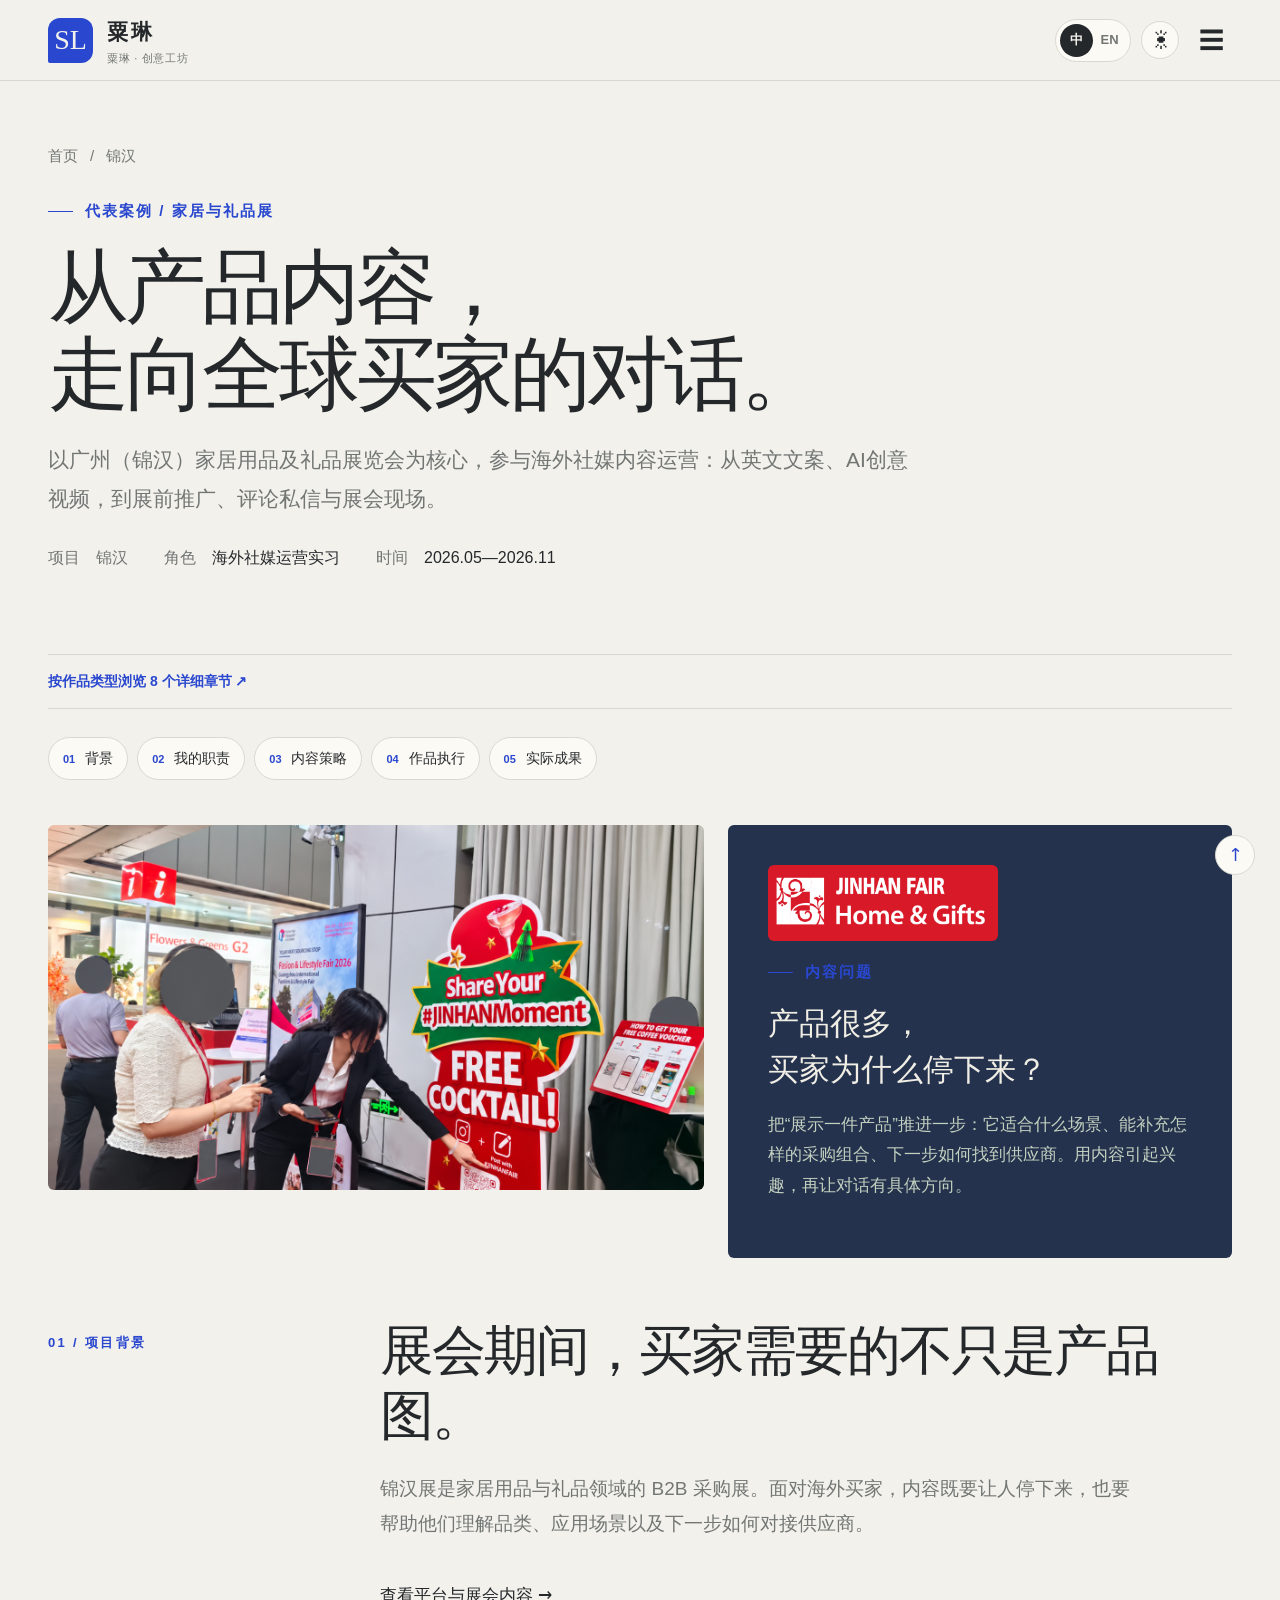
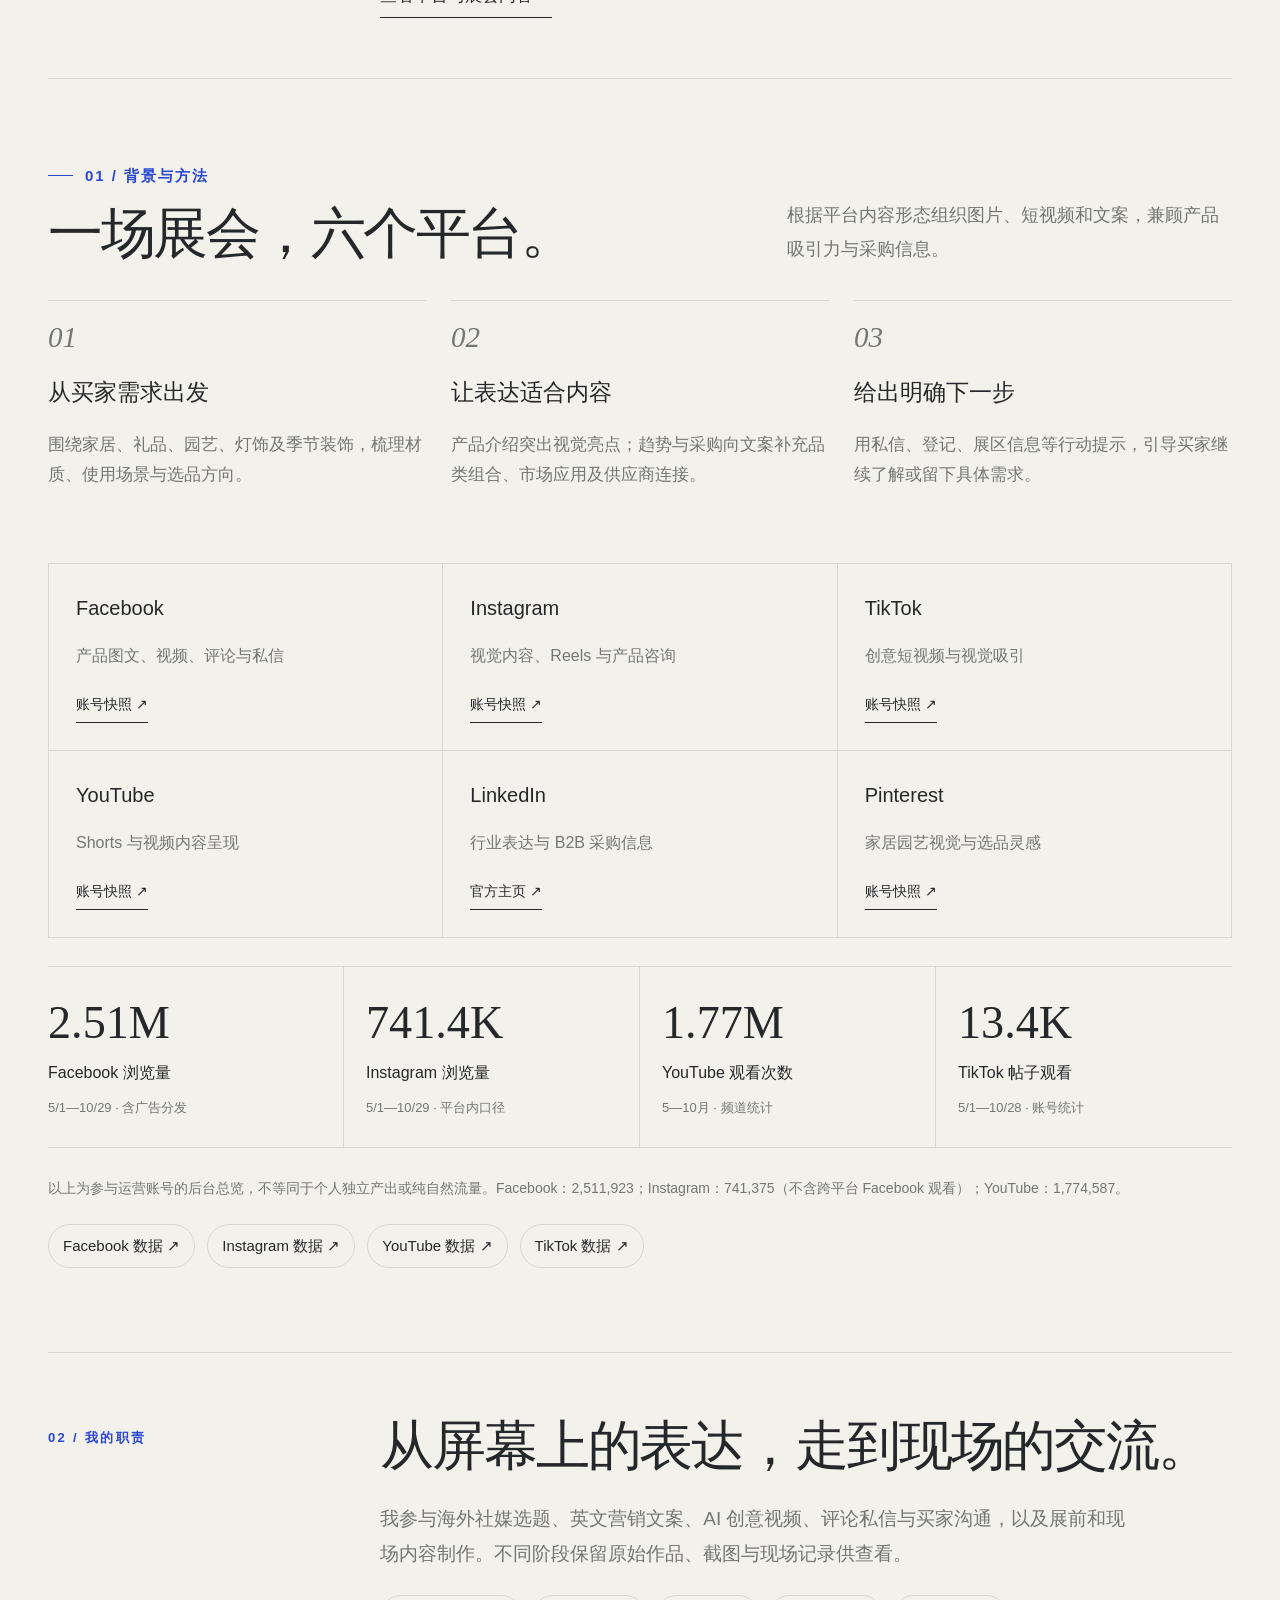
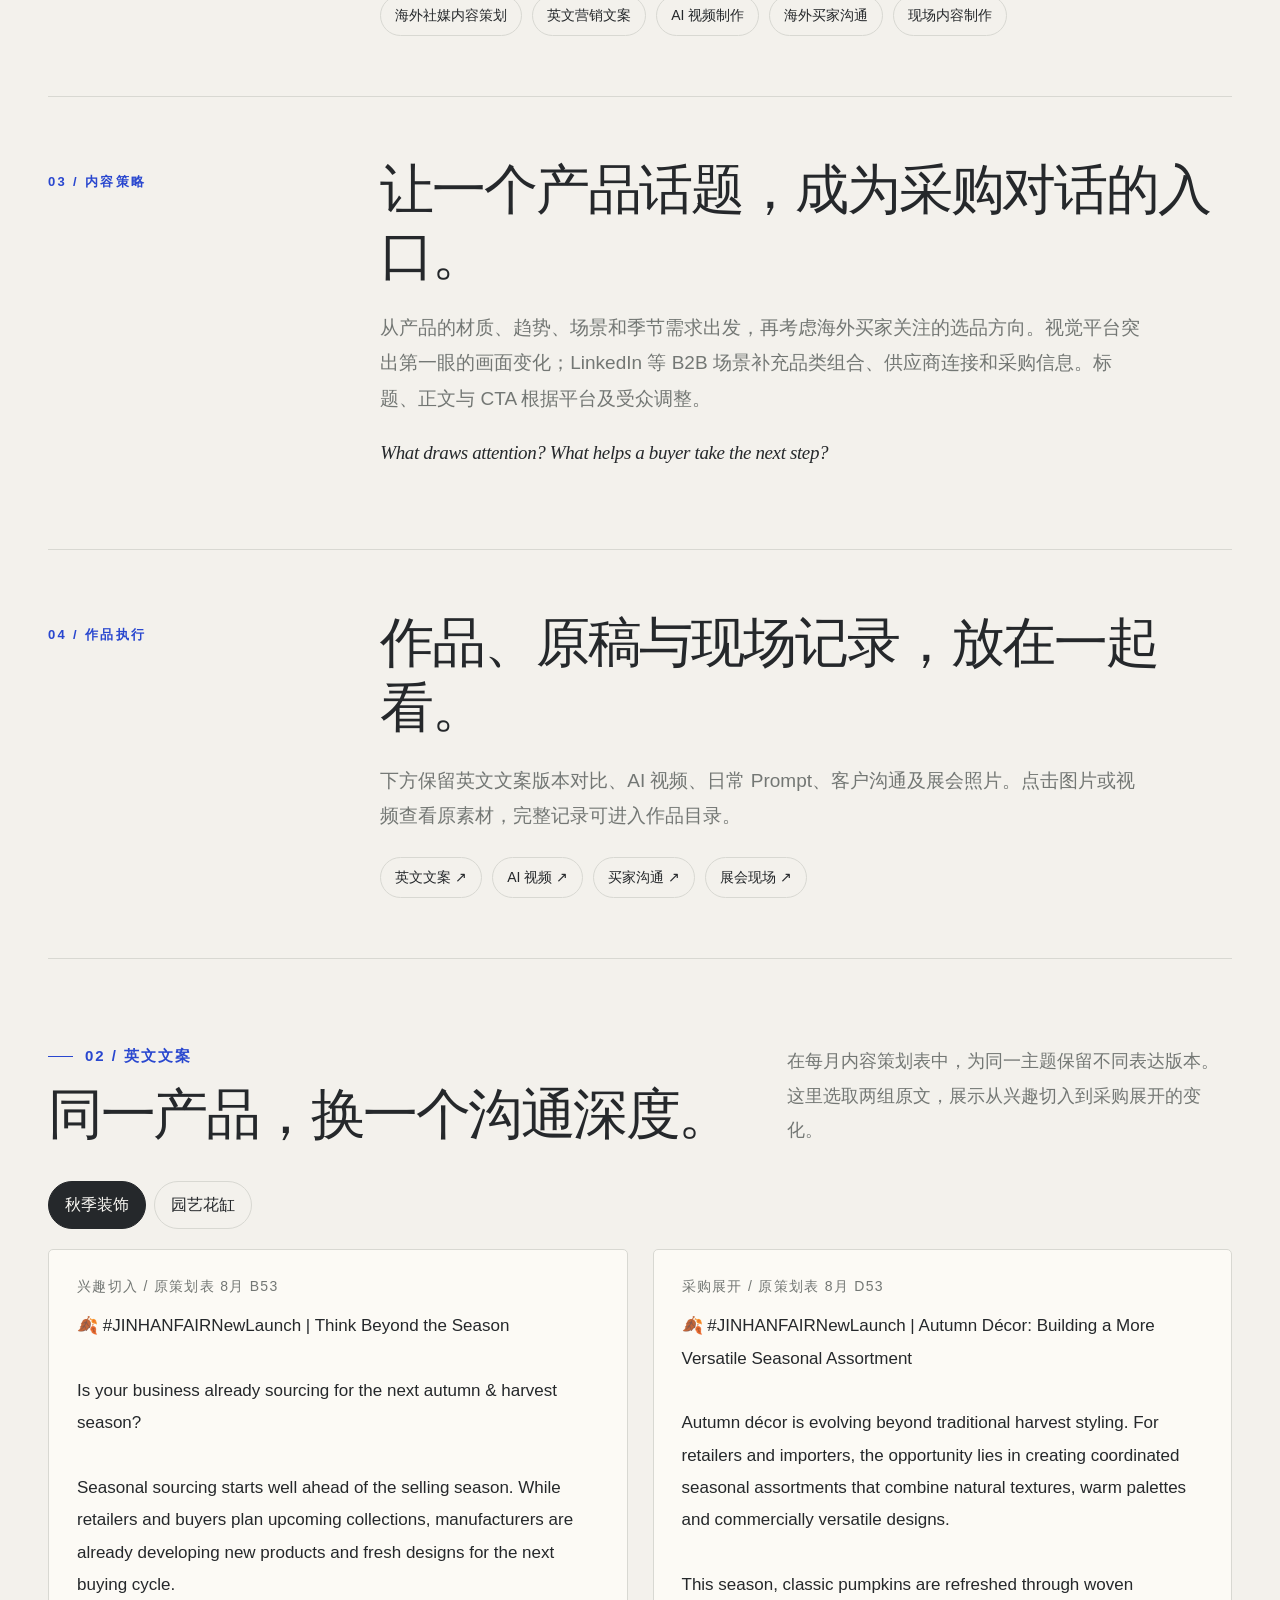
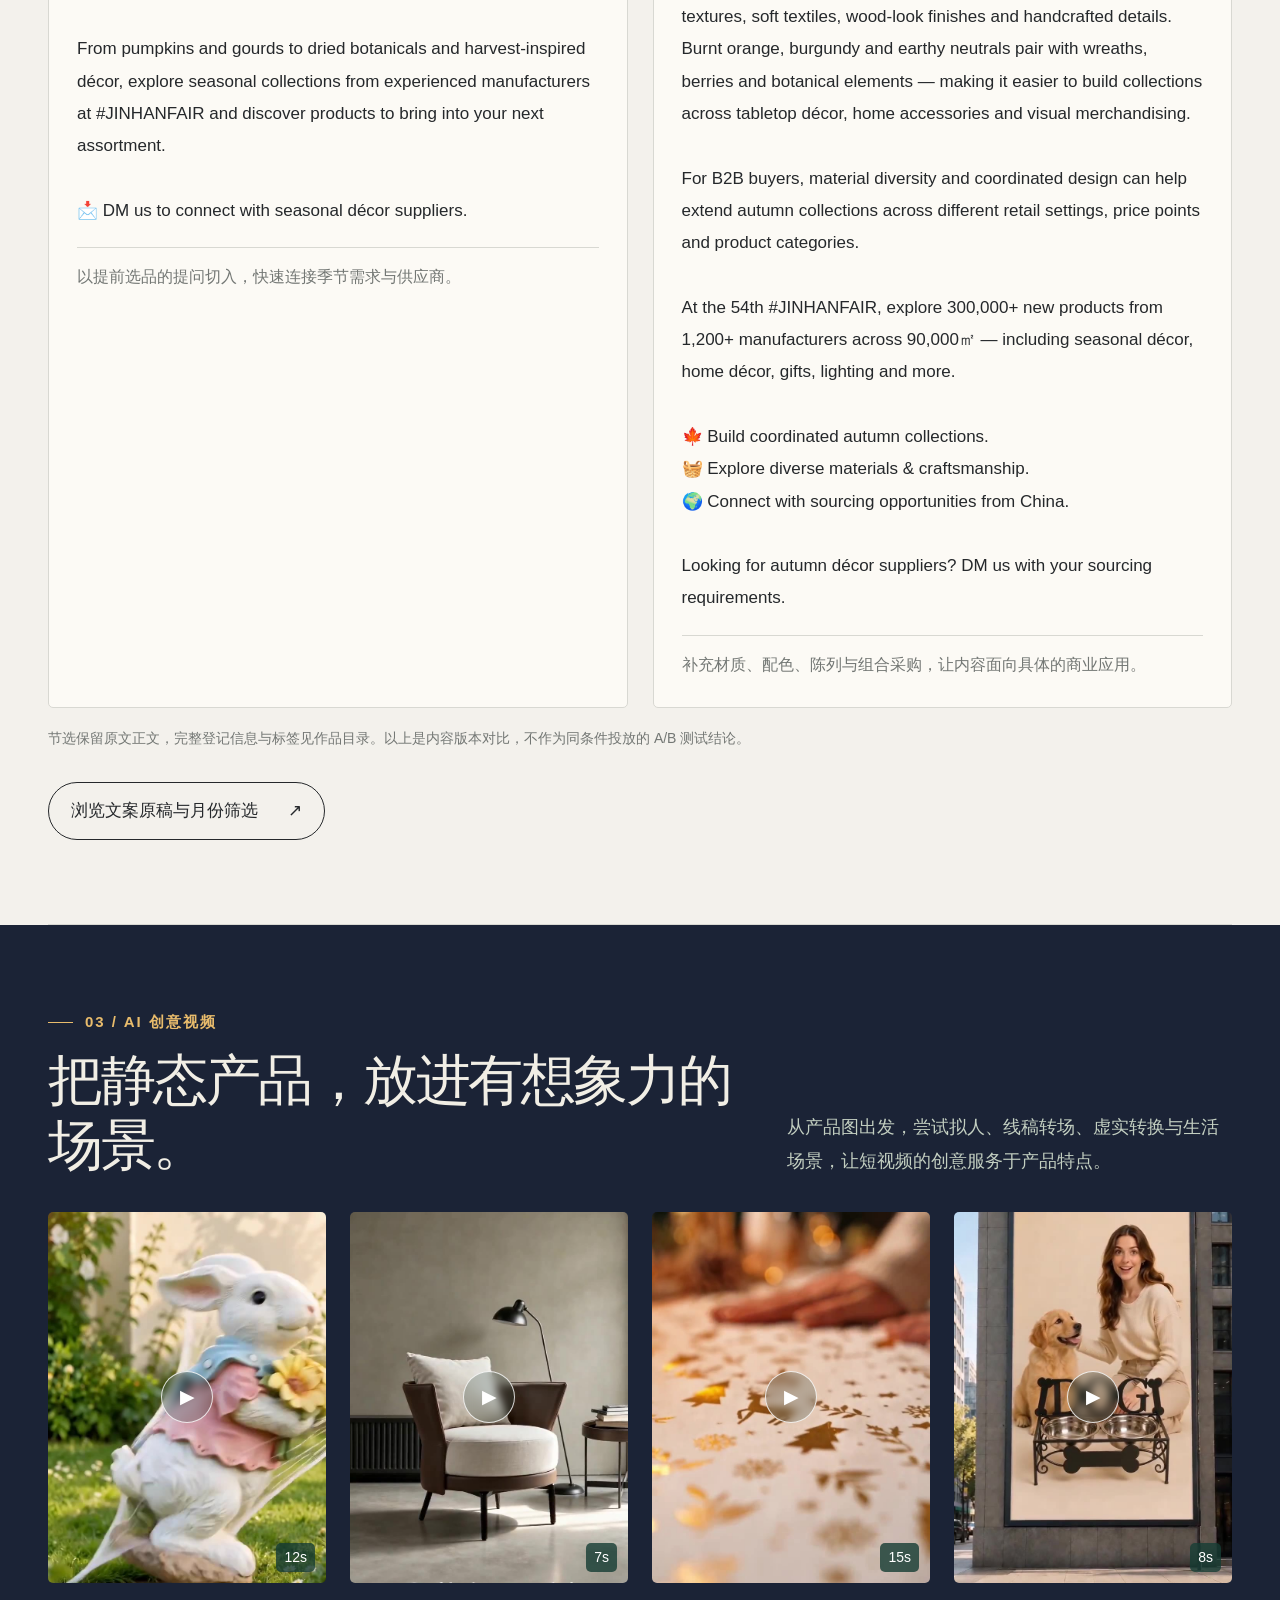
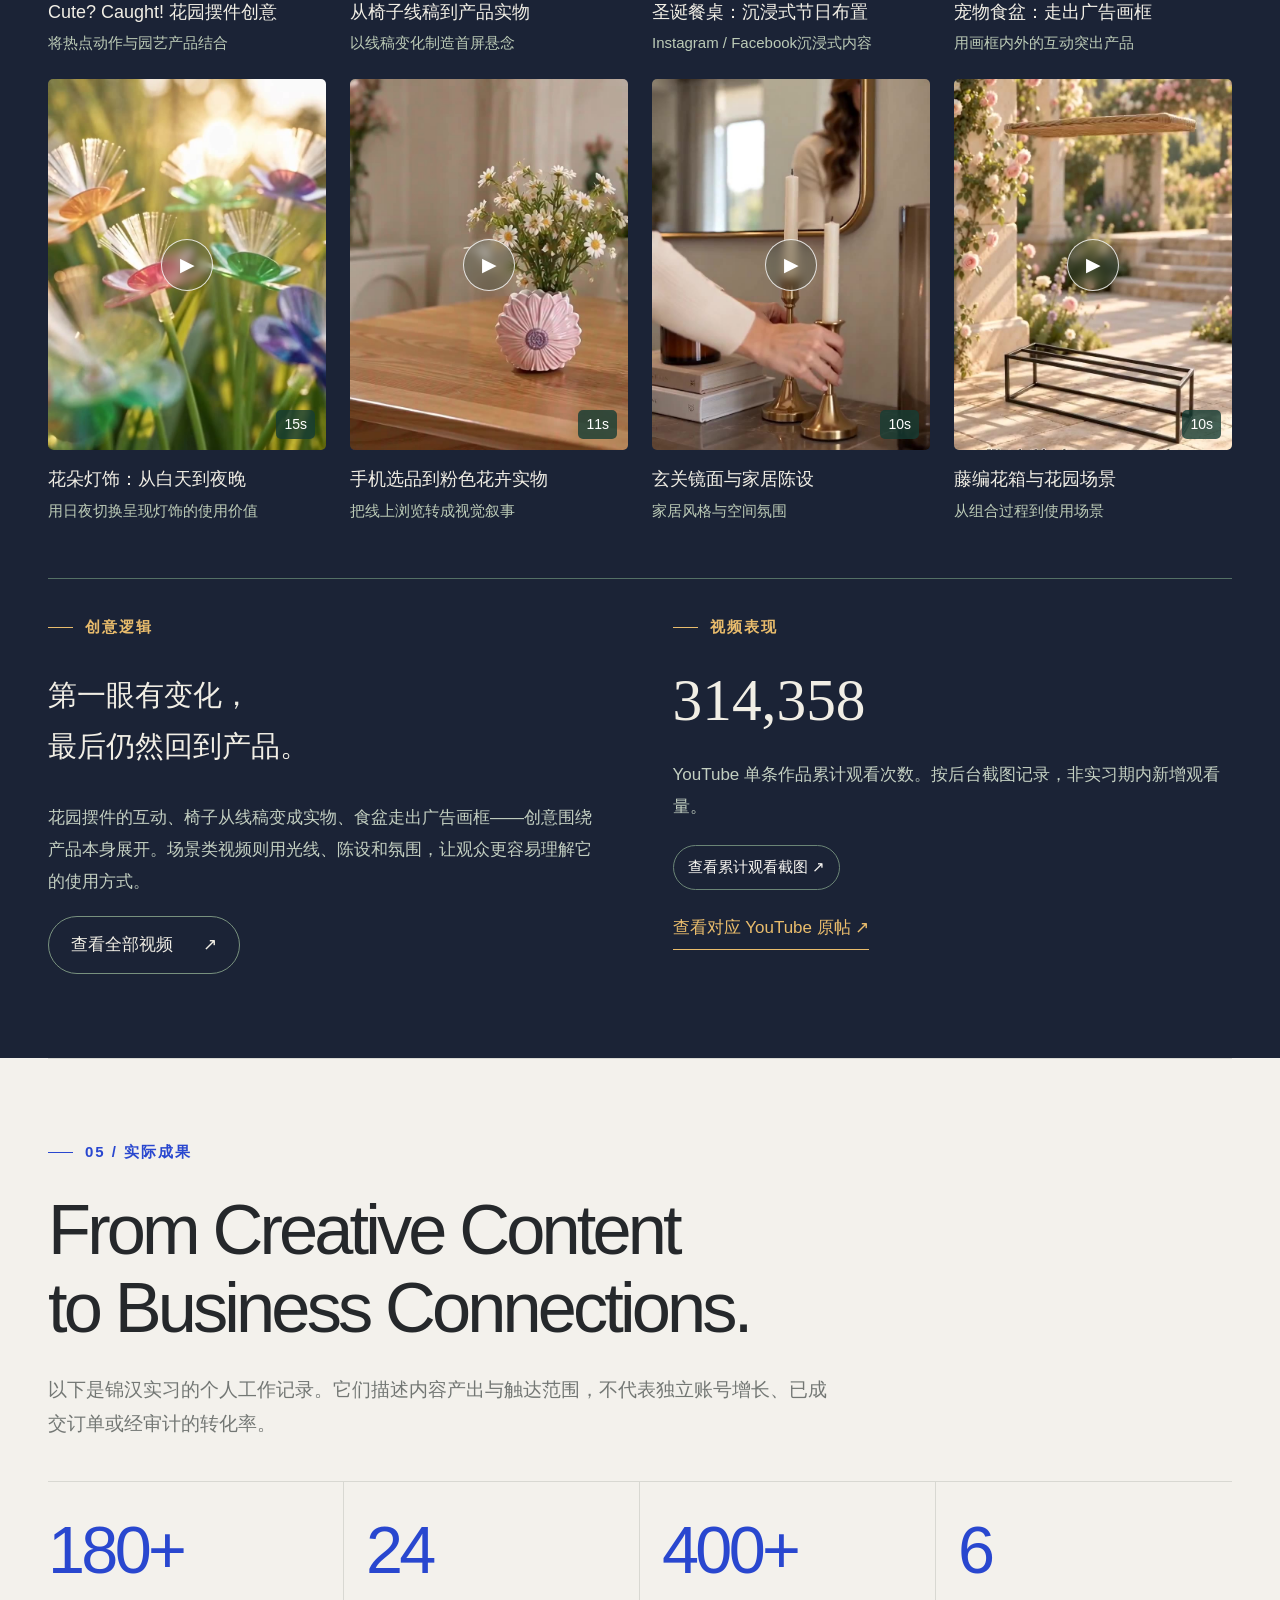
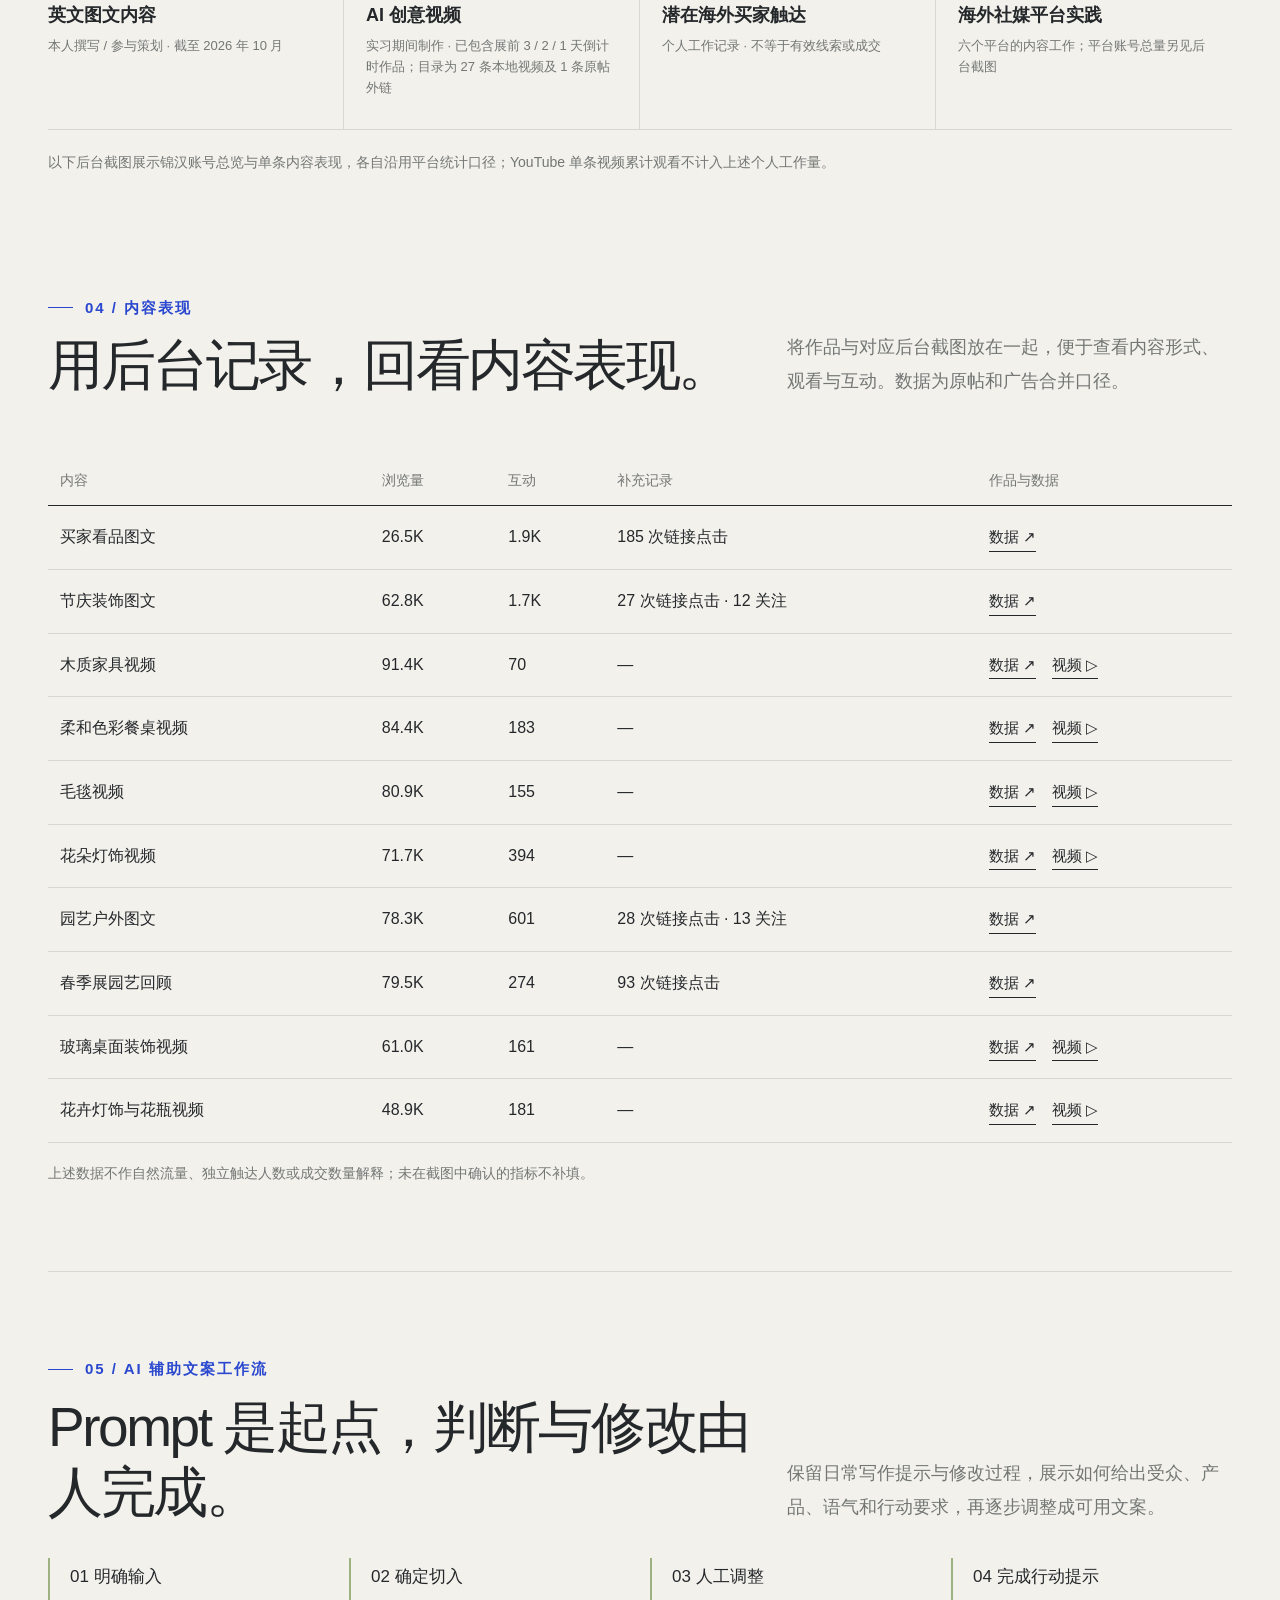
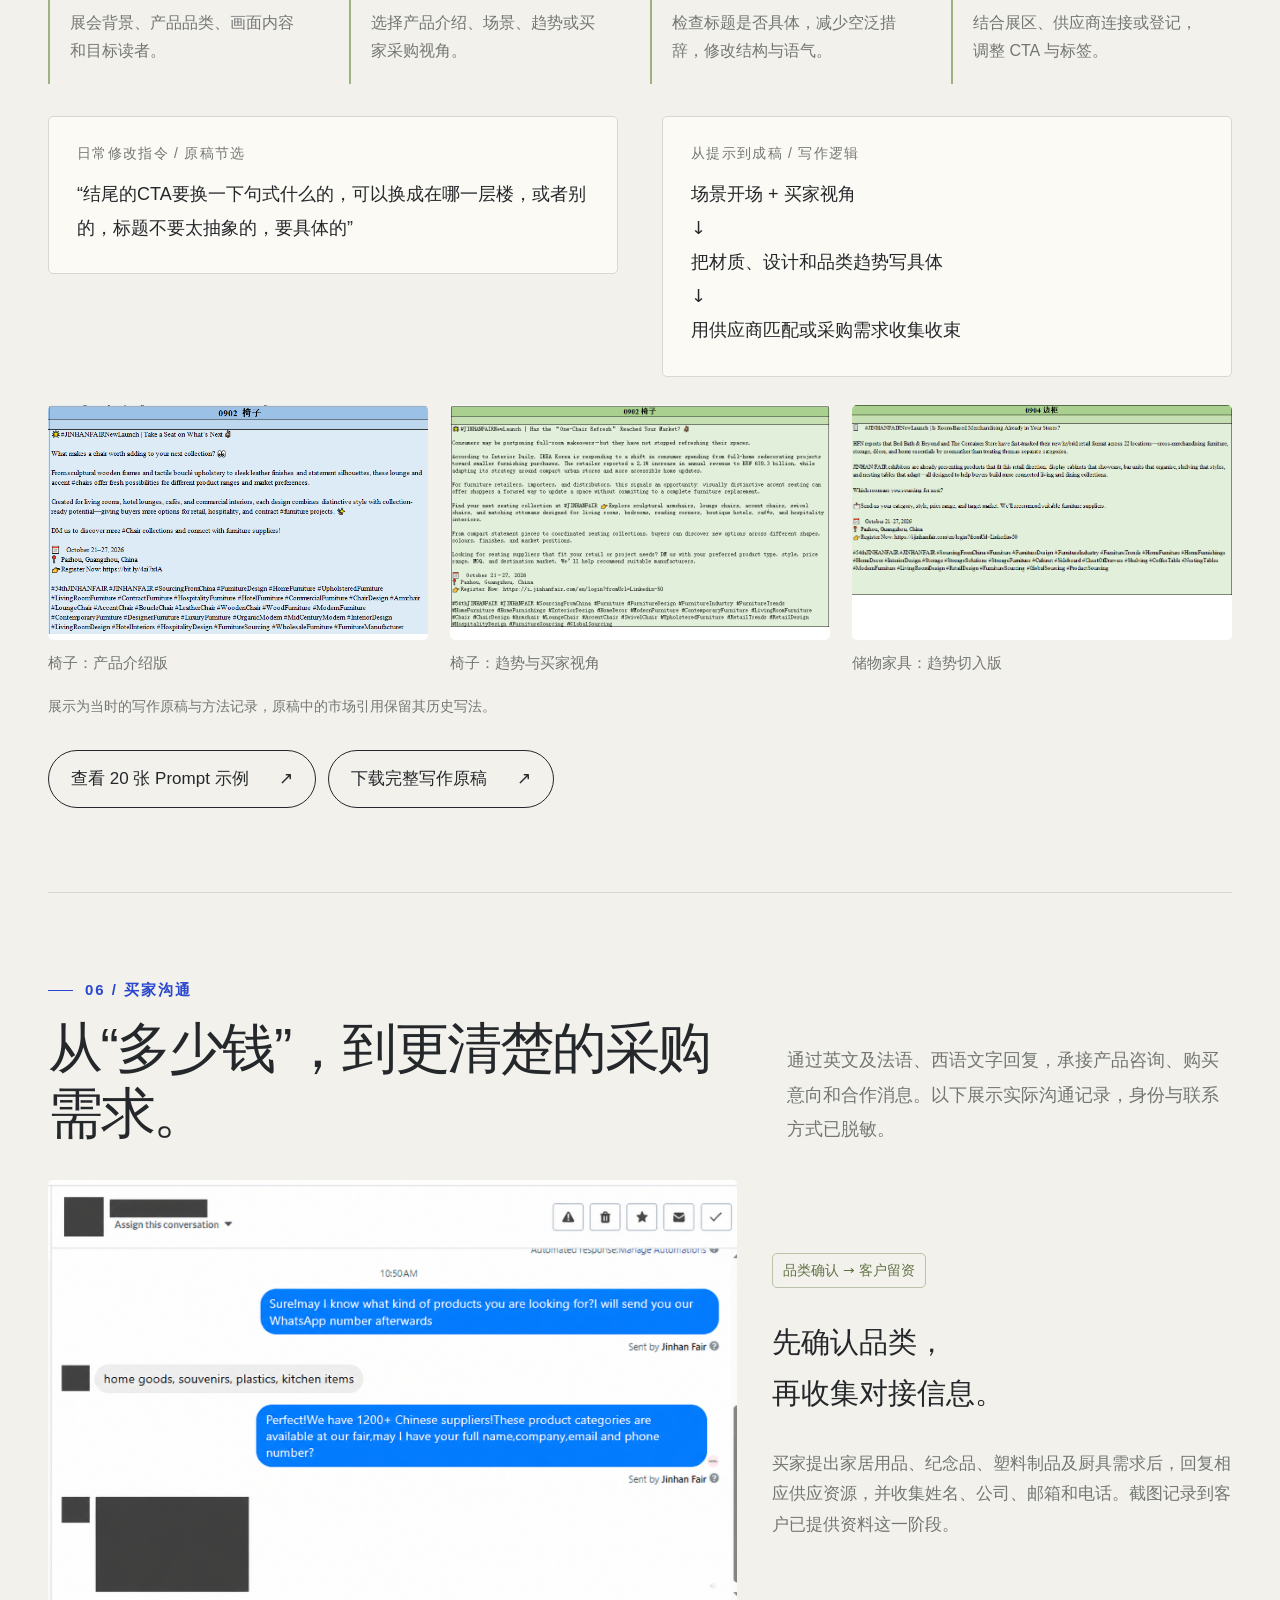
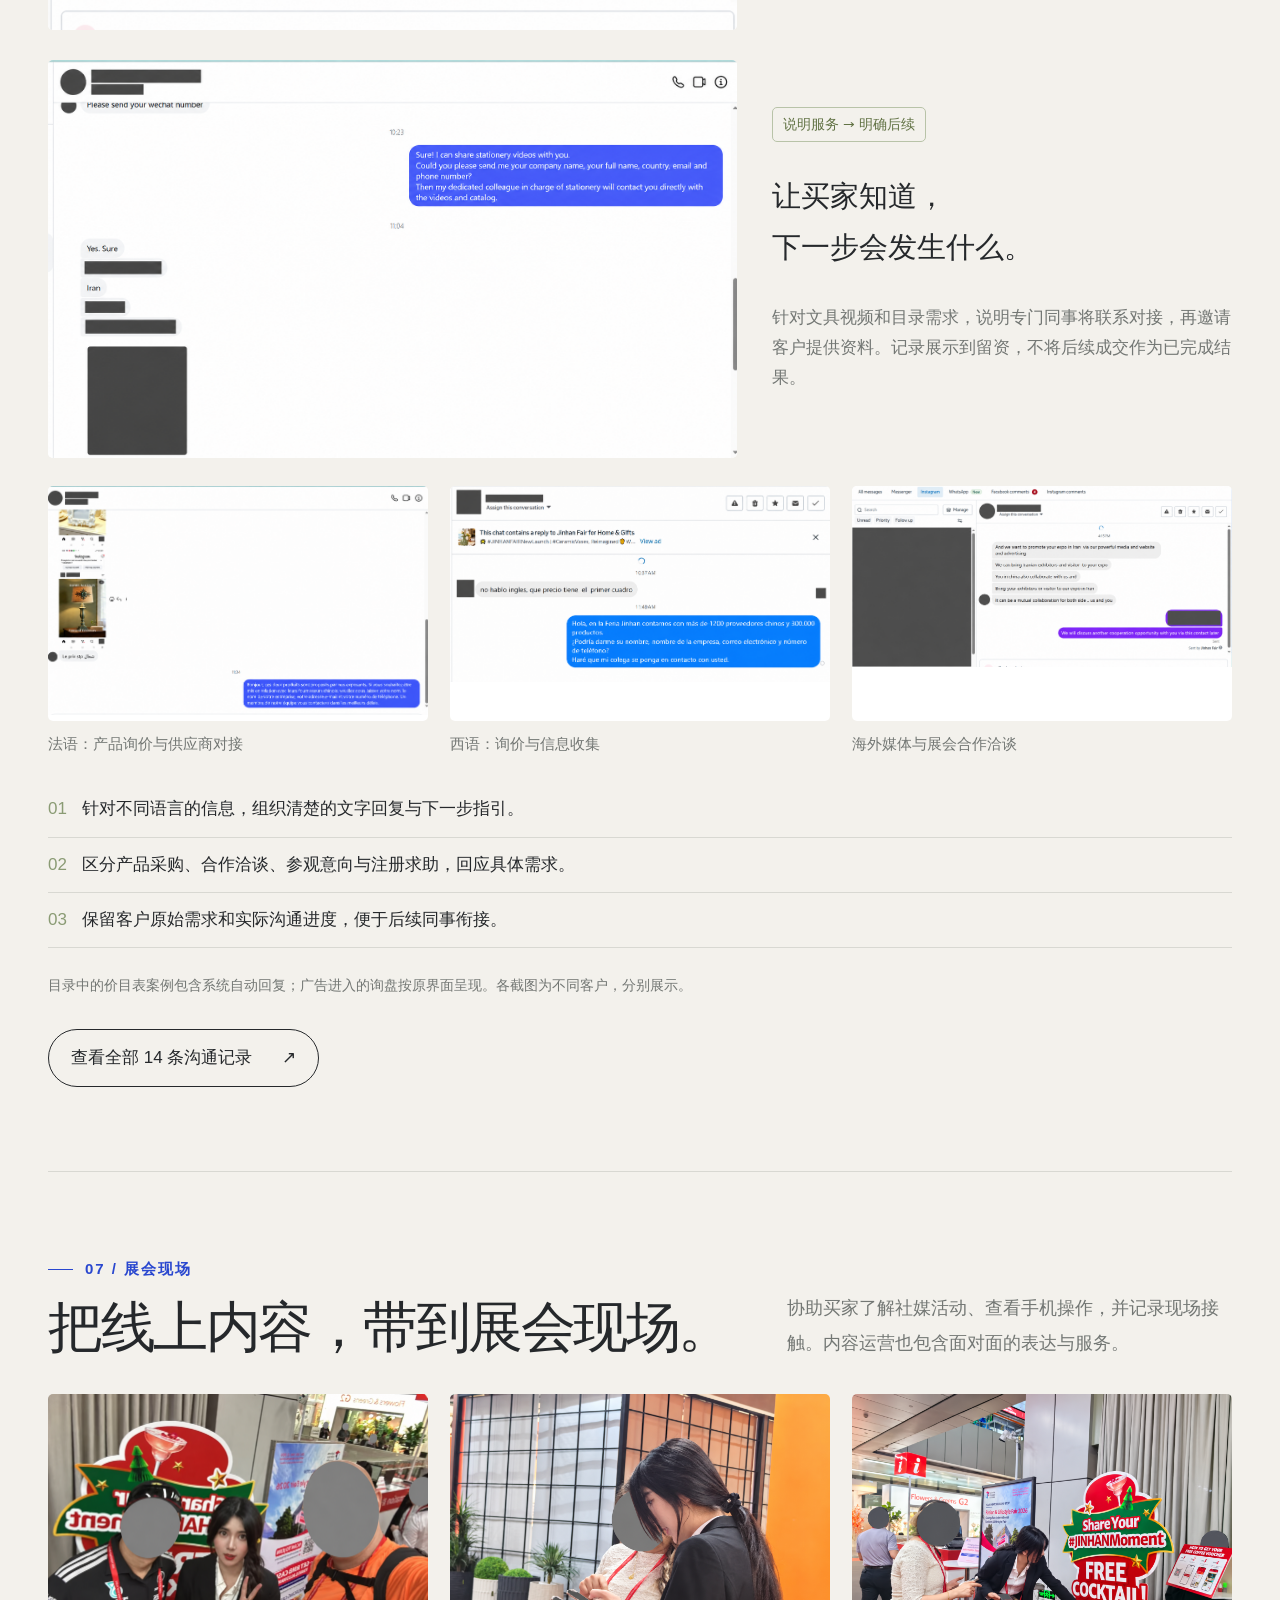
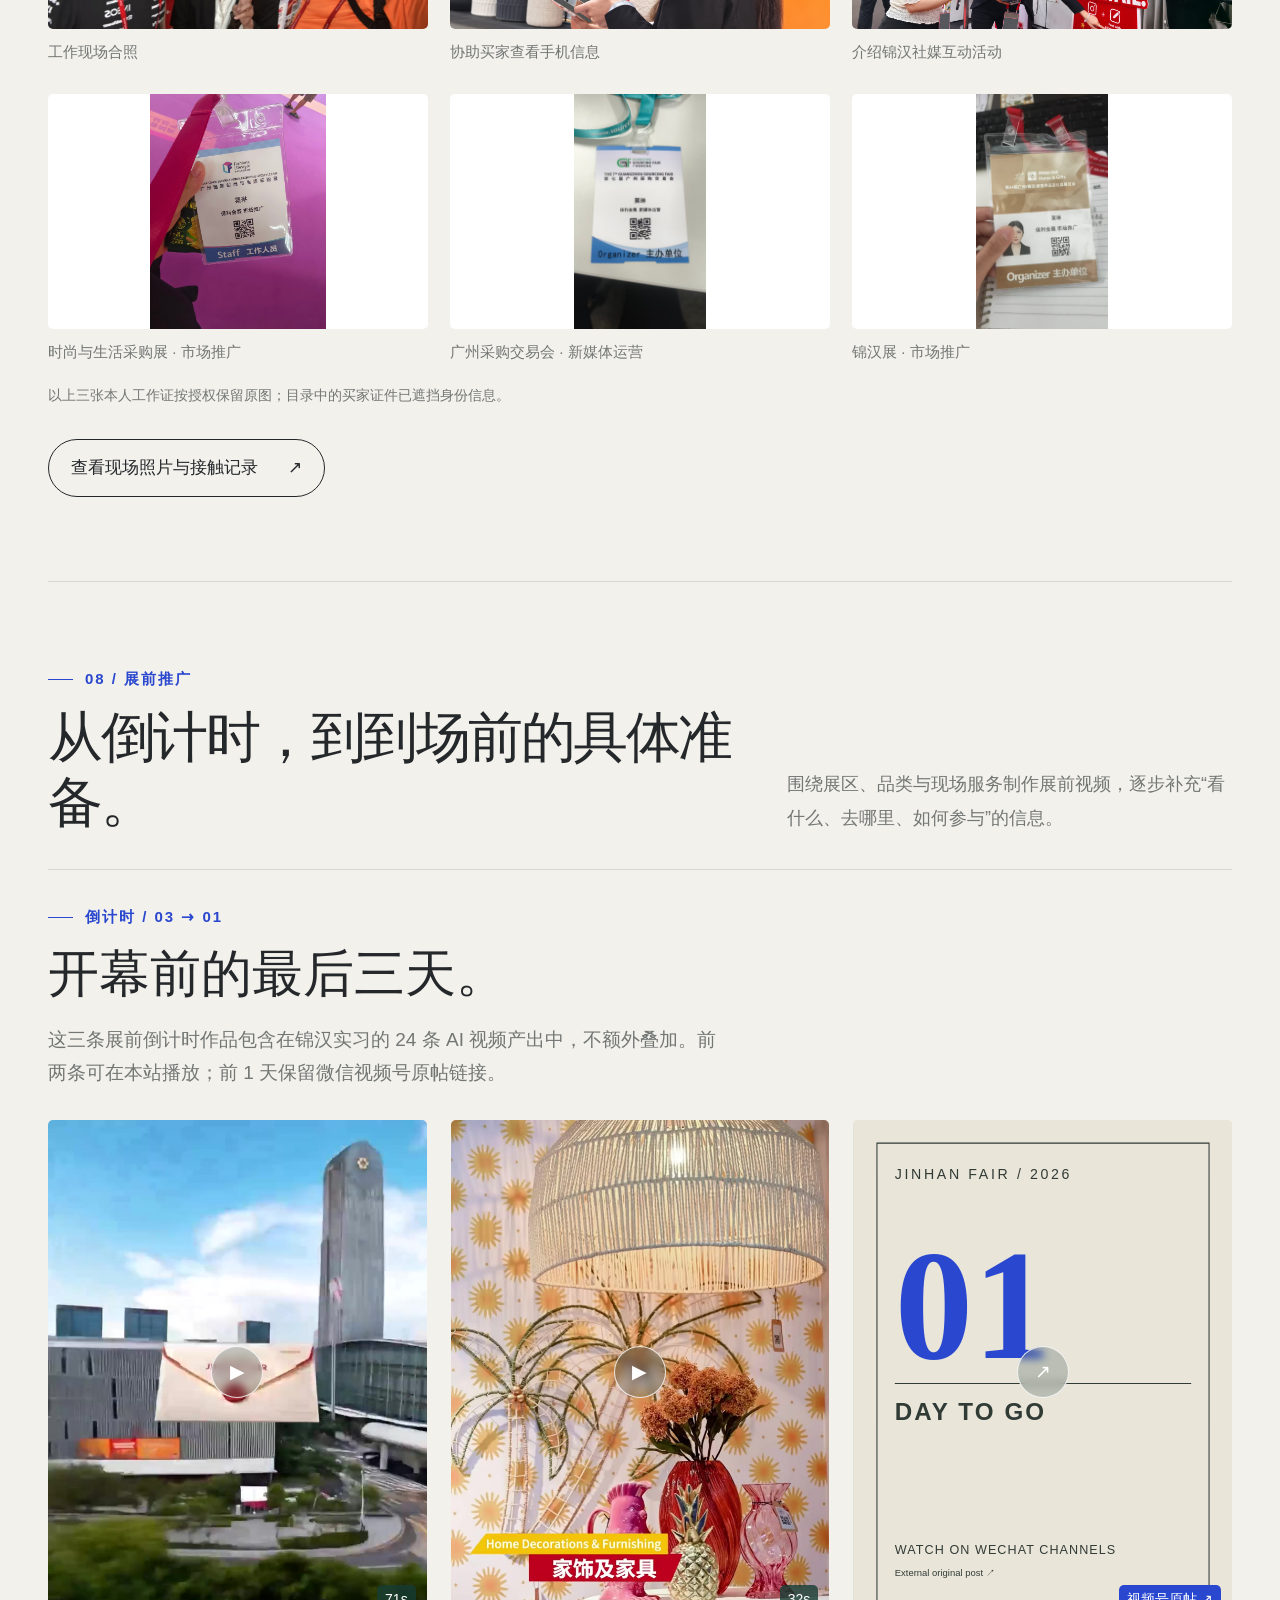
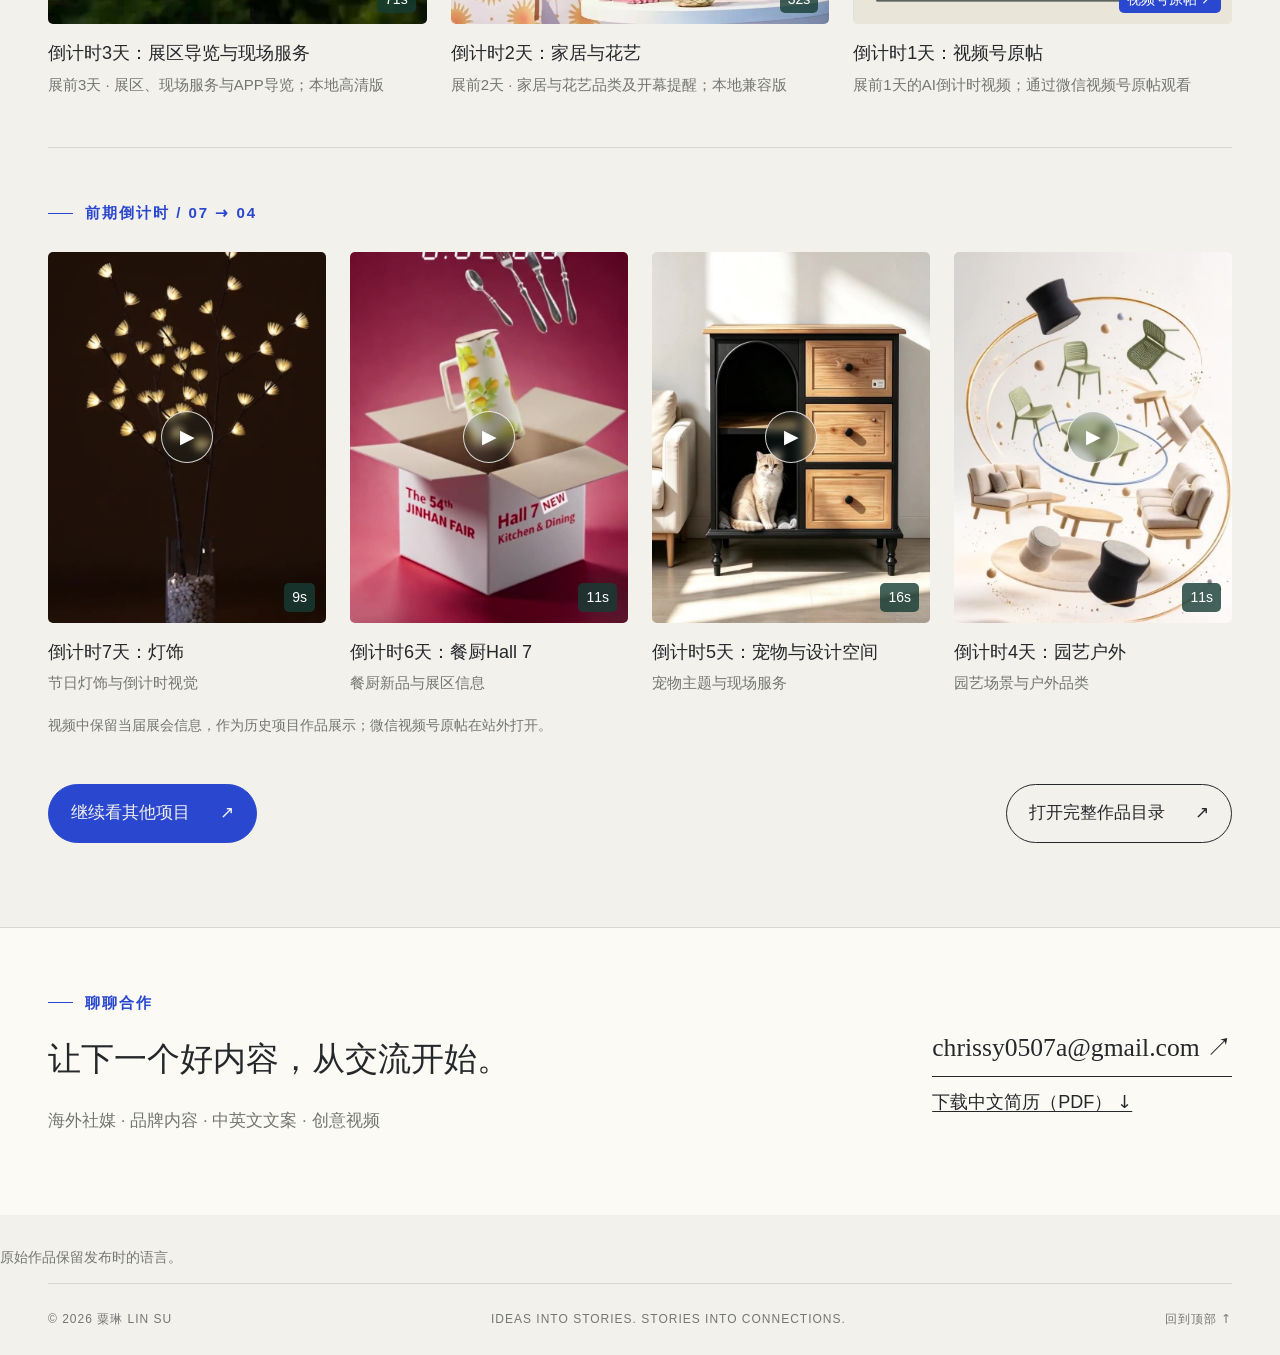
<file: jinhan.html>
<!doctype html><html lang="zh-CN"><head><meta charset="utf-8"><meta name="viewport" content="width=device-width,initial-scale=1"><meta name="theme-color" content="#2947cf"><meta name="robots" content="noindex,nofollow,noarchive"><meta name="description" content="粟琳的个人作品集：海外社媒运营、英文文案、AI创意视频、买家沟通与品牌内容。"><title>锦汉展完整案例 · 粟琳 LIN SU</title><link rel="icon" href="favicon.svg"><script>try{document.documentElement.dataset.theme=localStorage.getItem("lin-studio-theme")||"day"}catch(e){}try{const q=new URLSearchParams(location.search).get("lang");document.documentElement.lang=q?(q==="en"?"en":"zh-CN"):(localStorage.getItem("lin-studio-language")||"zh-CN")}catch(e){}</script><link rel="stylesheet" href="styles.css"><link rel="stylesheet" href="studio.css"><script src="data.js" defer></script><script src="i18n-data.js" defer></script><script src="i18n.js" defer></script><script src="app.js" defer></script><script src="studio.js" defer></script><script src="enhancements.js" defer></script><link rel="stylesheet" href="enhancements.css"><link rel="stylesheet" href="v2.css"><script src="v2.js" defer></script><link rel="stylesheet" href="awards.css"><link rel="stylesheet" href="judydoll-integration.css"></head><body id="top" class="page-jinhan"><a class="skip-link" href="#main">跳到主要内容</a><header class="nav"><div class="wrap nav-inner"><a class="brand" href="index.html" aria-label="粟琳，返回首页"><span class="monogram">SL</span><span><strong>粟琳</strong><small><span class="l10n-zh" data-original>粟琳 · 创意工坊</span><span class="l10n-en" data-original>LIN SU · CREATIVE STUDIO</span></small></span></a><nav class="nav-links" id="navigation" aria-label="主要导航"><a href="index.html#work">精选项目</a><a href="jinhan.html" aria-current="page">锦汉案例</a><a href="projects.html">更多作品</a><a href="awards.html" data-original><span class="award-zh">奖项与荣誉</span><span class="award-en">Awards</span></a><a href="archive.html">作品目录</a><a class="nav-recruiter" href="recruiters.html">HR 快速浏览 ↗</a><a href="recruiters.html#contact">简历与联系 ↓</a><a class="nav-cta" href="index.html#contact">联系 ↗</a></nav><div class="nav-actions"><div class="language-switch" role="group" aria-label="语言选择"><button type="button" data-lang="zh-CN" data-language-control aria-label="中文" aria-pressed="true">中</button><button type="button" data-lang="en" data-language-control aria-label="English" aria-pressed="false">EN</button></div><button class="theme-toggle" type="button" aria-label="切换为夜间工作室" aria-pressed="false"><span aria-hidden="true">☀</span></button><button class="menu-button" type="button" aria-label="打开导航" aria-controls="navigation" aria-expanded="false">☰</button></div></div></header><div class="reading-progress" aria-hidden="true"></div><main id="main"><div class="wrap"><header class="page-hero"><div class="breadcrumbs"><a href="index.html">首页</a><span>/</span><span><span class="l10n-zh" data-original>锦汉</span><span class="l10n-en" data-original>JINHAN FAIR</span></span></div><div class="eyebrow"><span class="l10n-zh" data-original>代表案例 / 家居与礼品展</span><span class="l10n-en" data-original>FEATURED CASE / HOME & GIFTS</span></div><h1>从产品内容，<br>走向全球买家的对话。</h1><p class="lead">以广州（锦汉）家居用品及礼品展览会为核心，参与海外社媒内容运营：从英文文案、AI创意视频，到展前推广、评论私信与展会现场。</p><div class="meta"><div><span>项目</span>　<span class="l10n-zh" data-original>锦汉</span><span class="l10n-en" data-original>JINHAN FAIR</span></div><div><span>角色</span>　海外社媒运营实习</div><div><span>时间</span>　2026.05—2026.11</div></div></header><details class="evidence-index"><summary>按作品类型浏览 8 个详细章节 ↗</summary><nav class="subnav" aria-label="案例章节"><a href="#overview">01 项目概览</a><a href="#copy">02 英文文案</a><a href="#motion">03 创意视频</a><a href="#performance">04 内容表现</a><a href="#prompt">05 Prompt 方法</a><a href="#buyers">06 买家沟通</a><a href="#field">07 线下现场</a><a href="#countdown">08 展前推广</a></nav></details><nav class="case-chapters" aria-label="锦汉案例的五个章节">
  <a href="#context"><b>01</b> 背景</a><a href="#role"><b>02</b> 我的职责</a><a href="#strategy"><b>03</b> 内容策略</a><a href="#execution"><b>04</b> 作品执行</a><a href="#impact"><b>05</b> 实际成果</a>
</nav><div class="project-banner"><img src="assets/images/field-03.png" alt="锦汉展社媒活动现场" loading="eager"><div class="banner-note"><img class="jinhan-banner-logo" src="assets/brand/jinhan-fair-logo.png" alt="JINHAN FAIR 品牌标识"><div class="eyebrow"><span class="l10n-zh" data-original>内容问题</span><span class="l10n-en" data-original>THE CONTENT QUESTION</span></div><h2>产品很多，<br>买家为什么停下来？</h2><p>把“展示一件产品”推进一步：它适合什么场景、能补充怎样的采购组合、下一步如何找到供应商。用内容引起兴趣，再让对话有具体方向。</p></div></div><section class="case-chapter-intro section" id="context"><div class="chapter-label"><span class="l10n-zh" data-original>01 / 项目背景</span><span class="l10n-en" data-original>01 / THE CONTEXT</span></div><div><h2>展会期间，买家需要的不只是产品图。</h2><p>锦汉展是家居用品与礼品领域的 B2B 采购展。面对海外买家，内容既要让人停下来，也要帮助他们理解品类、应用场景以及下一步如何对接供应商。</p><a href="#overview" class="text-link">查看平台与展会内容 →</a></div></section><section class="section content-section" id="overview"><div class="section-head"><div><div class="eyebrow"><span class="l10n-zh" data-original>01 / 背景与方法</span><span class="l10n-en" data-original>01 / CONTEXT & APPROACH</span></div><h2>一场展会，六个平台。</h2></div><p>根据平台内容形态组织图片、短视频和文案，兼顾产品吸引力与采购信息。</p></div><div class="grid-three"><article class="step"><span class="step-num">01</span><h3>从买家需求出发</h3><p>围绕家居、礼品、园艺、灯饰及季节装饰，梳理材质、使用场景与选品方向。</p></article><article class="step"><span class="step-num">02</span><h3>让表达适合内容</h3><p>产品介绍突出视觉亮点；趋势与采购向文案补充品类组合、市场应用及供应商连接。</p></article><article class="step"><span class="step-num">03</span><h3>给出明确下一步</h3><p>用私信、登记、展区信息等行动提示，引导买家继续了解或留下具体需求。</p></article></div><div class="platforms"><div class="platform"><b>Facebook</b><p>产品图文、视频、评论与私信</p><button class="text-link" data-image="profile-facebook" data-title="Facebook账号快照">账号快照 ↗</button></div><div class="platform"><b>Instagram</b><p>视觉内容、Reels 与产品咨询</p><button class="text-link" data-image="profile-instagram" data-title="Instagram账号快照">账号快照 ↗</button></div><div class="platform"><b>TikTok</b><p>创意短视频与视觉吸引</p><button class="text-link" data-image="profile-tiktok" data-title="TikTok账号快照">账号快照 ↗</button></div><div class="platform"><b>YouTube</b><p>Shorts 与视频内容呈现</p><button class="text-link" data-image="profile-youtube" data-title="YouTube账号快照">账号快照 ↗</button></div><div class="platform"><b>LinkedIn</b><p>行业表达与 B2B 采购信息</p><a class="text-link" href="https://www.linkedin.com/company/jinhanfairchina-home-gifts/" target="_blank" rel="noopener">官方主页 ↗</a></div><div class="platform"><b>Pinterest</b><p>家居园艺视觉与选品灵感</p><button class="text-link" data-image="profile-pinterest" data-title="Pinterest账号快照">账号快照 ↗</button></div></div><div class="numbers"><div class="number"><strong>2.51M</strong><span>Facebook 浏览量</span><small>5/1—10/29 · 含广告分发</small></div><div class="number"><strong>741.4K</strong><span>Instagram 浏览量</span><small>5/1—10/29 · 平台内口径</small></div><div class="number"><strong>1.77M</strong><span>YouTube 观看次数</span><small>5—10月 · 频道统计</small></div><div class="number"><strong>13.4K</strong><span>TikTok 帖子观看</span><small>5/1—10/28 · 账号统计</small></div></div><p class="note">以上为参与运营账号的后台总览，不等同于个人独立产出或纯自然流量。Facebook：2,511,923；Instagram：741,375（不含跨平台 Facebook 观看）；YouTube：1,774,587。</p><div class="proof-row"><button data-image="data-fb" data-title="Facebook 数据">Facebook 数据 ↗</button><button data-image="data-ig" data-title="Instagram 数据">Instagram 数据 ↗</button><button data-image="data-yt" data-title="YouTube 数据">YouTube 数据 ↗</button><button data-image="data-tk" data-title="TikTok 数据">TikTok 数据 ↗</button></div></section><section class="case-chapter-intro section" id="role"><div class="chapter-label"><span class="l10n-zh" data-original>02 / 我的职责</span><span class="l10n-en" data-original>02 / MY ROLE</span></div><div><h2>从屏幕上的表达，走到现场的交流。</h2><p>我参与海外社媒选题、英文营销文案、AI 创意视频、评论私信与买家沟通，以及展前和现场内容制作。不同阶段保留原始作品、截图与现场记录供查看。</p><div class="case-roles"><span>海外社媒内容策划</span><span>英文营销文案</span><span>AI 视频制作</span><span>海外买家沟通</span><span>现场内容制作</span></div></div></section>
<section class="case-chapter-intro section" id="strategy"><div class="chapter-label"><span class="l10n-zh" data-original>03 / 内容策略</span><span class="l10n-en" data-original>03 / THE STRATEGY</span></div><div><h2>让一个产品话题，成为采购对话的入口。</h2><p>从产品的材质、趋势、场景和季节需求出发，再考虑海外买家关注的选品方向。视觉平台突出第一眼的画面变化；LinkedIn 等 B2B 场景补充品类组合、供应商连接和采购信息。标题、正文与 CTA 根据平台及受众调整。</p><p class="case-pull">What draws attention? What helps a buyer take the next step?</p></div></section>
<section class="case-chapter-intro section" id="execution"><div class="chapter-label"><span class="l10n-zh" data-original>04 / 作品执行</span><span class="l10n-en" data-original>04 / THE EXECUTION</span></div><div><h2>作品、原稿与现场记录，放在一起看。</h2><p>下方保留英文文案版本对比、AI 视频、日常 Prompt、客户沟通及展会照片。点击图片或视频查看原素材，完整记录可进入作品目录。</p><div class="case-jump"><a href="#copy">英文文案 ↗</a><a href="#motion">AI 视频 ↗</a><a href="#buyers">买家沟通 ↗</a><a href="#field">展会现场 ↗</a></div></div></section><section class="section content-section" id="copy"><div class="section-head"><div><div class="eyebrow"><span class="l10n-zh" data-original>02 / 英文文案</span><span class="l10n-en" data-original>02 / ENGLISH COPYWRITING</span></div><h2>同一产品，换一个沟通深度。</h2></div><p>在每月内容策划表中，为同一主题保留不同表达版本。这里选取两组原文，展示从兴趣切入到采购展开的变化。</p></div><div class="compare-tabs" role="tablist" aria-label="文案主题"><button class="chip" data-compare="autumn" role="tab" aria-selected="true">秋季装饰</button><button class="chip" data-compare="planter" role="tab" aria-selected="false">园艺花缸</button></div><div class="compare-panel" id="autumn"><div class="copy-compare"><article><span class="quote-label">兴趣切入 / 原策划表 8月 B53</span><pre>🍂 #JINHANFAIRNewLaunch | Think Beyond the Season

Is your business already sourcing for the next autumn &amp; harvest season?

Seasonal sourcing starts well ahead of the selling season. While retailers and buyers plan upcoming collections, manufacturers are already developing new products and fresh designs for the next buying cycle.

From pumpkins and gourds to dried botanicals and harvest-inspired décor, explore seasonal collections from experienced manufacturers at #JINHANFAIR and discover products to bring into your next assortment.

📩 DM us to connect with seasonal décor suppliers.</pre><p class="analyze">以提前选品的提问切入，快速连接季节需求与供应商。</p></article><article><span class="quote-label">采购展开 / 原策划表 8月 D53</span><pre>🍂 #JINHANFAIRNewLaunch | Autumn Décor: Building a More Versatile Seasonal Assortment

Autumn décor is evolving beyond traditional harvest styling. For retailers and importers, the opportunity lies in creating coordinated seasonal assortments that combine natural textures, warm palettes and commercially versatile designs.

This season, classic pumpkins are refreshed through woven textures, soft textiles, wood-look finishes and handcrafted details. Burnt orange, burgundy and earthy neutrals pair with wreaths, berries and botanical elements — making it easier to build collections across tabletop décor, home accessories and visual merchandising.

For B2B buyers, material diversity and coordinated design can help extend autumn collections across different retail settings, price points and product categories.

At the 54th #JINHANFAIR, explore 300,000+ new products from 1,200+ manufacturers across 90,000㎡ — including seasonal décor, home décor, gifts, lighting and more.

🍁 Build coordinated autumn collections.
🧺 Explore diverse materials &amp; craftsmanship.
🌍 Connect with sourcing opportunities from China.

Looking for autumn décor suppliers? DM us with your sourcing requirements.</pre><p class="analyze">补充材质、配色、陈列与组合采购，让内容面向具体的商业应用。</p></article></div></div><div class="compare-panel" id="planter" hidden><div class="copy-compare"><article><span class="quote-label">兴趣切入 / 原策划表 8月 B66</span><pre>🌟 #JINHANFAIRNewLaunch | Planters for Every Market 🌿

Looking to expand your garden and outdoor décor assortment?

Explore decorative planters in a wide range of shapes, sizes, finishes, and design styles—created for garden centres, home décor retailers, landscaping projects, and hospitality spaces.

From compact indoor pots to statement outdoor planters, discover versatile collections from experienced Chinese manufacturers and source products suited to different markets and price segments.

📩 DM us to connect with planter and garden décor suppliers!</pre><p class="analyze">从花园中心、家居零售及酒店等应用场景介绍产品范围。</p></article><article><span class="quote-label">采购展开 / 原策划表 8月 D66</span><pre>✨ #JINHANFAIRNewLaunch | Expanding Your Planter Product Line 🪴

For importers and wholesalers already sourcing standard ceramic planters, textured finishes and coordinated product series offer a practical direction for range expansion and differentiation.

The latest collections feature embossed geometric surfaces, ribbed structures, aged bronze tones, antique silver finishes and handcrafted ceramic effects. With options ranging from tabletop vessels to large statement planters, buyers can develop coordinated ranges across different sizes, applications and price segments.

For wholesalers, distributors and project buyers, these diversified designs create more opportunities for private-label development, hospitality procurement and landscaping projects.

Looking for planter and garden décor suppliers? DM us with your required materials, sizes, finishes and target price range, and we’ll recommend suitable manufacturers.</pre><p class="analyze">进一步写到系列开发、饰面、尺寸和目标价格，给买家清楚的咨询方向。</p></article></div></div><p class="note">节选保留原文正文，完整登记信息与标签见作品目录。以上是内容版本对比，不作为同条件投放的 A/B 测试结论。</p><div class="buttons"><a class="button" href="archive.html?tab=copy">浏览文案原稿与月份筛选<span aria-hidden="true">↗</span></a></div></section></div><section class="section dark" id="motion"><div class="wrap"><div class="section-head"><div><div class="eyebrow"><span class="l10n-zh" data-original>03 / AI 创意视频</span><span class="l10n-en" data-original>03 / AI CREATIVE VIDEO</span></div><h2>把静态产品，放进有想象力的场景。</h2></div><p>从产品图出发，尝试拟人、线稿转场、虚实转换与生活场景，让短视频的创意服务于产品特点。</p></div><div class="video-grid"><article class="video-card"><button class="video-cover" data-video="v07" aria-label="播放：Cute? Caught! 花园摆件创意"><img loading="lazy" src="assets/posters/v07.jpg" alt="Cute? Caught! 花园摆件创意"><span class="play-circle"><span>▶</span></span><span class="duration">12s</span></button><h3>Cute? Caught! 花园摆件创意</h3><p>将热点动作与园艺产品结合</p></article><article class="video-card"><button class="video-cover" data-video="v08" aria-label="播放：从椅子线稿到产品实物"><img loading="lazy" src="assets/posters/v08.jpg" alt="从椅子线稿到产品实物"><span class="play-circle"><span>▶</span></span><span class="duration">7s</span></button><h3>从椅子线稿到产品实物</h3><p>以线稿变化制造首屏悬念</p></article><article class="video-card"><button class="video-cover" data-video="v06" aria-label="播放：圣诞餐桌：沉浸式节日布置"><img loading="lazy" src="assets/posters/v06.jpg" alt="圣诞餐桌：沉浸式节日布置"><span class="play-circle"><span>▶</span></span><span class="duration">15s</span></button><h3>圣诞餐桌：沉浸式节日布置</h3><p>Instagram / Facebook沉浸式内容</p></article><article class="video-card"><button class="video-cover" data-video="v09" aria-label="播放：宠物食盆：走出广告画框"><img loading="lazy" src="assets/posters/v09.jpg" alt="宠物食盆：走出广告画框"><span class="play-circle"><span>▶</span></span><span class="duration">8s</span></button><h3>宠物食盆：走出广告画框</h3><p>用画框内外的互动突出产品</p></article><article class="video-card"><button class="video-cover" data-video="v02" aria-label="播放：花朵灯饰：从白天到夜晚"><img loading="lazy" src="assets/posters/v02.jpg" alt="花朵灯饰：从白天到夜晚"><span class="play-circle"><span>▶</span></span><span class="duration">15s</span></button><h3>花朵灯饰：从白天到夜晚</h3><p>用日夜切换呈现灯饰的使用价值</p></article><article class="video-card"><button class="video-cover" data-video="v10" aria-label="播放：手机选品到粉色花卉实物"><img loading="lazy" src="assets/posters/v10.jpg" alt="手机选品到粉色花卉实物"><span class="play-circle"><span>▶</span></span><span class="duration">11s</span></button><h3>手机选品到粉色花卉实物</h3><p>把线上浏览转成视觉叙事</p></article><article class="video-card"><button class="video-cover" data-video="v12" aria-label="播放：玄关镜面与家居陈设"><img loading="lazy" src="assets/posters/v12.jpg" alt="玄关镜面与家居陈设"><span class="play-circle"><span>▶</span></span><span class="duration">10s</span></button><h3>玄关镜面与家居陈设</h3><p>家居风格与空间氛围</p></article><article class="video-card"><button class="video-cover" data-video="v14" aria-label="播放：藤编花箱与花园场景"><img loading="lazy" src="assets/posters/v14.jpg" alt="藤编花箱与花园场景"><span class="play-circle"><span>▶</span></span><span class="duration">10s</span></button><h3>藤编花箱与花园场景</h3><p>从组合过程到使用场景</p></article></div><div class="motion-insight"><div><div class="eyebrow"><span class="l10n-zh" data-original>创意逻辑</span><span class="l10n-en" data-original>CREATIVE LOGIC</span></div><h3>第一眼有变化，<br>最后仍然回到产品。</h3><p>花园摆件的互动、椅子从线稿变成实物、食盆走出广告画框——创意围绕产品本身展开。场景类视频则用光线、陈设和氛围，让观众更容易理解它的使用方式。</p><a class="button" href="archive.html?tab=videos">查看全部视频<span aria-hidden="true">↗</span></a></div><div><div class="eyebrow"><span class="l10n-zh" data-original>视频表现</span><span class="l10n-en" data-original>A VIDEO PERFORMANCE SNAPSHOT</span></div><span class="motion-number">314,358</span><p>YouTube 单条作品累计观看次数。按后台截图记录，非实习期内新增观看量。</p><div class="proof-row"><button data-image="data-ytshort" data-title="查看累计观看截图">查看累计观看截图 ↗</button></div><p><a class="text-link" href="https://youtube.com/shorts/9fMuDL8QxWI?si=NkcO4x5tkbHEj9UK" target="_blank" rel="noopener">查看对应 YouTube 原帖 ↗</a></p></div></div></div></section><div class="wrap"><section class="case-impact section" id="impact"><div class="eyebrow"><span class="l10n-zh" data-original>05 / 实际成果</span><span class="l10n-en" data-original>05 / THE IMPACT</span></div><h2>From Creative Content<br>to Business Connections.</h2><p>以下是锦汉实习的个人工作记录。它们描述内容产出与触达范围，不代表独立账号增长、已成交订单或经审计的转化率。</p><div class="outcome-list"><div><strong data-count="180" data-suffix="+">180+</strong><span>英文图文内容</span><small>本人撰写 / 参与策划 · 截至 2026 年 10 月</small></div><div><strong data-count="24">24</strong><span>AI 创意视频</span><small>实习期间制作 · 已包含展前 3 / 2 / 1 天倒计时作品；目录为 27 条本地视频及 1 条原帖外链</small></div><div><strong data-count="400" data-suffix="+">400+</strong><span>潜在海外买家触达</span><small>个人工作记录 · 不等于有效线索或成交</small></div><div><strong data-count="6">6</strong><span>海外社媒平台实践</span><small>六个平台的内容工作；平台账号总量另见后台截图</small></div></div><p class="note">以下后台截图展示锦汉账号总览与单条内容表现，各自沿用平台统计口径；YouTube 单条视频累计观看不计入上述个人工作量。</p></section><section class="section content-section" id="performance"><div class="section-head"><div><div class="eyebrow"><span class="l10n-zh" data-original>04 / 内容表现</span><span class="l10n-en" data-original>04 / CONTENT PERFORMANCE</span></div><h2>用后台记录，回看内容表现。</h2></div><p>将作品与对应后台截图放在一起，便于查看内容形式、观看与互动。数据为原帖和广告合并口径。</p></div><div class="table-scroll"><table class="data-table"><thead><tr><th>内容</th><th>浏览量</th><th>互动</th><th>补充记录</th><th>作品与数据</th></tr></thead><tbody><tr><td>买家看品图文</td><td>26.5K</td><td>1.9K</td><td>185 次链接点击</td><td><button data-image="postdata01" data-title="买家看品图文后台截图">数据 ↗</button></td></tr><tr><td>节庆装饰图文</td><td>62.8K</td><td>1.7K</td><td>27 次链接点击 · 12 关注</td><td><button data-image="postdata02" data-title="节庆装饰图文后台截图">数据 ↗</button></td></tr><tr><td>木质家具视频</td><td>91.4K</td><td>70</td><td>—</td><td><button data-image="postdata03" data-title="木质家具视频后台截图">数据 ↗</button>　<button data-video="wood">视频 ▷</button></td></tr><tr><td>柔和色彩餐桌视频</td><td>84.4K</td><td>183</td><td>—</td><td><button data-image="postdata04" data-title="柔和色彩餐桌视频后台截图">数据 ↗</button>　<button data-video="pastel">视频 ▷</button></td></tr><tr><td>毛毯视频</td><td>80.9K</td><td>155</td><td>—</td><td><button data-image="postdata05" data-title="毛毯视频后台截图">数据 ↗</button>　<button data-video="throws">视频 ▷</button></td></tr><tr><td>花朵灯饰视频</td><td>71.7K</td><td>394</td><td>—</td><td><button data-image="postdata06" data-title="花朵灯饰视频后台截图">数据 ↗</button>　<button data-video="bloom">视频 ▷</button></td></tr><tr><td>园艺户外图文</td><td>78.3K</td><td>601</td><td>28 次链接点击 · 13 关注</td><td><button data-image="postdata07" data-title="园艺户外图文后台截图">数据 ↗</button></td></tr><tr><td>春季展园艺回顾</td><td>79.5K</td><td>274</td><td>93 次链接点击</td><td><button data-image="postdata08" data-title="春季展园艺回顾后台截图">数据 ↗</button></td></tr><tr><td>玻璃桌面装饰视频</td><td>61.0K</td><td>161</td><td>—</td><td><button data-image="postdata09" data-title="玻璃桌面装饰视频后台截图">数据 ↗</button>　<button data-video="glass">视频 ▷</button></td></tr><tr><td>花卉灯饰与花瓶视频</td><td>48.9K</td><td>181</td><td>—</td><td><button data-image="postdata10" data-title="花卉灯饰与花瓶视频后台截图">数据 ↗</button>　<button data-video="vase">视频 ▷</button></td></tr></tbody></table></div><p class="note">上述数据不作自然流量、独立触达人数或成交数量解释；未在截图中确认的指标不补填。</p></section><section class="section content-section" id="prompt"><div class="section-head"><div><div class="eyebrow"><span class="l10n-zh" data-original>05 / AI 辅助文案工作流</span><span class="l10n-en" data-original>05 / AI-ASSISTED COPY WORKFLOW</span></div><h2>Prompt 是起点，判断与修改由人完成。</h2></div><p>保留日常写作提示与修改过程，展示如何给出受众、产品、语气和行动要求，再逐步调整成可用文案。</p></div><div class="prompt-flow"><div><b>01 明确输入</b><p>展会背景、产品品类、画面内容和目标读者。</p></div><div><b>02 确定切入</b><p>选择产品介绍、场景、趋势或买家采购视角。</p></div><div><b>03 人工调整</b><p>检查标题是否具体，减少空泛措辞，修改结构与语气。</p></div><div><b>04 完成行动提示</b><p>结合展区、供应商连接或登记，调整 CTA 与标签。</p></div></div><div class="split spaced"><blockquote class="quote-box"><span class="quote-label">日常修改指令 / 原稿节选</span>“结尾的CTA要换一下句式什么的，可以换成在哪一层楼，或者别的，标题不要太抽象的，要具体的”</blockquote><div class="quote-box"><span class="quote-label">从提示到成稿 / 写作逻辑</span>场景开场 + 买家视角<br>↓<br>把材质、设计和品类趋势写具体<br>↓<br>用供应商匹配或采购需求收集收束</div></div><div class="gallery"><figure><button class="gallery-button contain" data-image="prompt07" data-title="椅子：产品介绍版" aria-label="查看：椅子：产品介绍版"><img src="assets/images/prompt-07.jpg" alt="椅子：产品介绍版" loading="lazy"></button><figcaption>椅子：产品介绍版</figcaption></figure><figure><button class="gallery-button contain" data-image="prompt19" data-title="椅子：趋势与买家视角" aria-label="查看：椅子：趋势与买家视角"><img src="assets/images/prompt-19.jpg" alt="椅子：趋势与买家视角" loading="lazy"></button><figcaption>椅子：趋势与买家视角</figcaption></figure><figure><button class="gallery-button contain" data-image="prompt20" data-title="储物家具：趋势切入版" aria-label="查看：储物家具：趋势切入版"><img src="assets/images/prompt-20.jpg" alt="储物家具：趋势切入版" loading="lazy"></button><figcaption>储物家具：趋势切入版</figcaption></figure></div><p class="note">展示为当时的写作原稿与方法记录，原稿中的市场引用保留其历史写法。</p><div class="buttons"><a class="button" href="archive.html?tab=prompt">查看 20 张 Prompt 示例<span aria-hidden="true">↗</span></a><a class="button" href="assets/documents/copywriting-prompt.docx">下载完整写作原稿<span aria-hidden="true">↗</span></a></div></section><section class="section content-section" id="buyers"><div class="section-head"><div><div class="eyebrow"><span class="l10n-zh" data-original>06 / 买家沟通</span><span class="l10n-en" data-original>06 / BUYER COMMUNICATION</span></div><h2>从“多少钱”，到更清楚的采购需求。</h2></div><p>通过英文及法语、西语文字回复，承接产品咨询、购买意向和合作消息。以下展示实际沟通记录，身份与联系方式已脱敏。</p></div><div class="inquiry-spotlight"><button class="gallery-button contain" data-image="inquiry06" data-title="家居品类需求与客户留资" aria-label="查看：家居品类需求与客户留资"><img src="assets/images/inquiry-06.png" alt="家居品类需求与客户留资" loading="lazy"></button><div><span class="evidence-tag">品类确认 → 客户留资</span><h3>先确认品类，<br>再收集对接信息。</h3><p>买家提出家居用品、纪念品、塑料制品及厨具需求后，回复相应供应资源，并收集姓名、公司、邮箱和电话。截图记录到客户已提供资料这一阶段。</p></div></div><div class="inquiry-spotlight"><button class="gallery-button contain" data-image="inquiry03" data-title="文具需求与客户留资" aria-label="查看：文具需求与客户留资"><img src="assets/images/inquiry-03.png" alt="文具需求与客户留资" loading="lazy"></button><div><span class="evidence-tag">说明服务 → 明确后续</span><h3>让买家知道，<br>下一步会发生什么。</h3><p>针对文具视频和目录需求，说明专门同事将联系对接，再邀请客户提供资料。记录展示到留资，不将后续成交作为已完成结果。</p></div></div><div class="gallery"><figure><button class="gallery-button contain" data-image="inquiry07" data-title="法语：产品询价与供应商对接" aria-label="查看：法语：产品询价与供应商对接"><img src="assets/images/inquiry-07.png" alt="法语：产品询价与供应商对接" loading="lazy"></button><figcaption>法语：产品询价与供应商对接</figcaption></figure><figure><button class="gallery-button contain" data-image="inquiry08" data-title="西语：询价与信息收集" aria-label="查看：西语：询价与信息收集"><img src="assets/images/inquiry-08.png" alt="西语：询价与信息收集" loading="lazy"></button><figcaption>西语：询价与信息收集</figcaption></figure><figure><button class="gallery-button contain" data-image="inquiry01" data-title="海外媒体与展会合作洽谈" aria-label="查看：海外媒体与展会合作洽谈"><img src="assets/images/inquiry-01.png" alt="海外媒体与展会合作洽谈" loading="lazy"></button><figcaption>海外媒体与展会合作洽谈</figcaption></figure></div><ul class="mini-list"><li><b>01</b>针对不同语言的信息，组织清楚的文字回复与下一步指引。</li><li><b>02</b>区分产品采购、合作洽谈、参观意向与注册求助，回应具体需求。</li><li><b>03</b>保留客户原始需求和实际沟通进度，便于后续同事衔接。</li></ul><p class="note">目录中的价目表案例包含系统自动回复；广告进入的询盘按原界面呈现。各截图为不同客户，分别展示。</p><div class="buttons"><a class="button" href="archive.html?tab=inquiries">查看全部 14 条沟通记录<span aria-hidden="true">↗</span></a></div></section><section class="section content-section" id="field"><div class="section-head"><div><div class="eyebrow"><span class="l10n-zh" data-original>07 / 展会现场</span><span class="l10n-en" data-original>07 / ON-SITE EXPERIENCE</span></div><h2>把线上内容，带到展会现场。</h2></div><p>协助买家了解社媒活动、查看手机操作，并记录现场接触。内容运营也包含面对面的表达与服务。</p></div><div class="gallery"><figure><button class="gallery-button" data-image="field01" data-title="工作现场合照" aria-label="查看：工作现场合照"><img src="assets/images/field-01.png" alt="工作现场合照" loading="lazy"></button><figcaption>工作现场合照</figcaption></figure><figure><button class="gallery-button" data-image="field02" data-title="协助买家查看手机信息" aria-label="查看：协助买家查看手机信息"><img src="assets/images/field-02.png" alt="协助买家查看手机信息" loading="lazy"></button><figcaption>协助买家查看手机信息</figcaption></figure><figure><button class="gallery-button" data-image="field03" data-title="介绍锦汉社媒互动活动" aria-label="查看：介绍锦汉社媒互动活动"><img src="assets/images/field-03.png" alt="介绍锦汉社媒互动活动" loading="lazy"></button><figcaption>介绍锦汉社媒互动活动</figcaption></figure></div><div class="gallery"><figure><button class="gallery-button contain" data-image="field04" data-title="时尚与生活采购展 · 市场推广" aria-label="查看：时尚与生活采购展 · 市场推广"><img src="assets/images/field-04.jpg" alt="时尚与生活采购展 · 市场推广" loading="lazy"></button><figcaption>时尚与生活采购展 · 市场推广</figcaption></figure><figure><button class="gallery-button contain" data-image="field05" data-title="广州采购交易会 · 新媒体运营" aria-label="查看：广州采购交易会 · 新媒体运营"><img src="assets/images/field-05.jpg" alt="广州采购交易会 · 新媒体运营" loading="lazy"></button><figcaption>广州采购交易会 · 新媒体运营</figcaption></figure><figure><button class="gallery-button contain" data-image="field06" data-title="锦汉展 · 市场推广" aria-label="查看：锦汉展 · 市场推广"><img src="assets/images/field-06.jpg" alt="锦汉展 · 市场推广" loading="lazy"></button><figcaption>锦汉展 · 市场推广</figcaption></figure></div><p class="note">以上三张本人工作证按授权保留原图；目录中的买家证件已遮挡身份信息。</p><div class="buttons"><a class="button" href="archive.html?tab=field">查看现场照片与接触记录<span aria-hidden="true">↗</span></a></div></section><section class="section" id="countdown"><div class="section-head"><div><div class="eyebrow"><span class="l10n-zh" data-original>08 / 展前推广</span><span class="l10n-en" data-original>08 / PRE-FAIR COMMUNICATION</span></div><h2>从倒计时，到到场前的具体准备。</h2></div><p>围绕展区、品类与现场服务制作展前视频，逐步补充“看什么、去哪里、如何参与”的信息。</p></div><div class="countdown-feature"><div class="countdown-intro"><div class="eyebrow"><span class="l10n-zh" data-original>倒计时 / 03 → 01</span><span class="l10n-en" data-original>COUNTDOWN / 03 → 01</span></div><h3>开幕前的最后三天。</h3><p>这三条展前倒计时作品包含在锦汉实习的 24 条 AI 视频产出中，不额外叠加。前两条可在本站播放；前 1 天保留微信视频号原帖链接。</p></div><div class="video-grid"><article class="video-card"><button class="video-cover" data-video="v19" aria-label="播放：倒计时3天：展区导览与现场服务"><img loading="lazy" src="assets/posters/v19.jpg" alt="倒计时3天：展区导览与现场服务"><span class="play-circle"><span>▶</span></span><span class="duration">71s</span></button><h3>倒计时3天：展区导览与现场服务</h3><p>展前3天 · 展区、现场服务与APP导览；本地高清版</p></article><article class="video-card"><button class="video-cover" data-video="v20" aria-label="播放：倒计时2天：家居与花艺"><img loading="lazy" src="assets/posters/v20.jpg" alt="倒计时2天：家居与花艺"><span class="play-circle"><span>▶</span></span><span class="duration">32s</span></button><h3>倒计时2天：家居与花艺</h3><p>展前2天 · 家居与花艺品类及开幕提醒；本地兼容版</p></article><article class="video-card"><a class="video-cover external-video-cover" href="https://weixin.qq.com/sph/A4RAh11zQF" target="_blank" rel="noopener noreferrer" aria-label="打开原帖：倒计时1天：视频号原帖"><img loading="lazy" src="assets/posters/countdown-day1.svg" alt="倒计时1天：视频号原帖"><span class="play-circle"><span>↗</span></span><span class="duration">视频号原帖 ↗</span></a><h3>倒计时1天：视频号原帖</h3><p>展前1天的AI倒计时视频；通过微信视频号原帖观看</p></article></div></div><div class="countdown-earlier"><div class="eyebrow"><span class="l10n-zh" data-original>前期倒计时 / 07 → 04</span><span class="l10n-en" data-original>EARLIER COUNTDOWN / 07 → 04</span></div><div class="video-grid"><article class="video-card"><button class="video-cover" data-video="v15" aria-label="播放：倒计时7天：灯饰"><img loading="lazy" src="assets/posters/v15.jpg" alt="倒计时7天：灯饰"><span class="play-circle"><span>▶</span></span><span class="duration">9s</span></button><h3>倒计时7天：灯饰</h3><p>节日灯饰与倒计时视觉</p></article><article class="video-card"><button class="video-cover" data-video="v16" aria-label="播放：倒计时6天：餐厨Hall 7"><img loading="lazy" src="assets/posters/v16.jpg" alt="倒计时6天：餐厨Hall 7"><span class="play-circle"><span>▶</span></span><span class="duration">11s</span></button><h3>倒计时6天：餐厨Hall 7</h3><p>餐厨新品与展区信息</p></article><article class="video-card"><button class="video-cover" data-video="v17" aria-label="播放：倒计时5天：宠物与设计空间"><img loading="lazy" src="assets/posters/v17.jpg" alt="倒计时5天：宠物与设计空间"><span class="play-circle"><span>▶</span></span><span class="duration">16s</span></button><h3>倒计时5天：宠物与设计空间</h3><p>宠物主题与现场服务</p></article><article class="video-card"><button class="video-cover" data-video="v18" aria-label="播放：倒计时4天：园艺户外"><img loading="lazy" src="assets/posters/v18.jpg" alt="倒计时4天：园艺户外"><span class="play-circle"><span>▶</span></span><span class="duration">11s</span></button><h3>倒计时4天：园艺户外</h3><p>园艺场景与户外品类</p></article></div></div><p class="note">视频中保留当届展会信息，作为历史项目作品展示；微信视频号原帖在站外打开。</p><div class="page-end"><a class="button primary" href="projects.html">继续看其他项目<span aria-hidden="true">↗</span></a><a class="button" href="archive.html">打开完整作品目录<span aria-hidden="true">↗</span></a></div></section></div></main><section class="contact" id="contact"><div class="wrap contact-inner"><div><div class="eyebrow"><span class="l10n-zh" data-original>聊聊合作</span><span class="l10n-en" data-original>LET’S CREATE SOMETHING</span></div><h2>让下一个好内容，从交流开始。</h2><p>海外社媒 · 品牌内容 · 中英文文案 · 创意视频</p></div><div class="contact-actions"><a class="mail" href="mailto:chrissy0507a@gmail.com">chrissy0507a@gmail.com ↗</a><a class="contact-resume" href="assets/documents/su-lin-resume-zh.pdf" download="Su-Lin-Resume-ZH.pdf">下载中文简历（PDF） ↓</a></div></div></section><p class="wrap original-note note">原始作品保留发布时的语言。</p><footer class="wrap footer"><span>© 2026 粟琳 LIN SU</span><span>IDEAS INTO STORIES. STORIES INTO CONNECTIONS.</span><a href="#top">回到顶部 ↑</a></footer><a class="back-top" href="#top" aria-label="回到顶部">↑</a><dialog class="modal" id="media-modal" aria-labelledby="modal-title"><div class="modal-top"><span id="modal-title"></span><button class="close-modal" id="close-modal" aria-label="关闭预览">×</button></div><div class="modal-body" id="modal-body"></div><div class="modal-foot" id="modal-foot"></div></dialog></body></html>
</file>
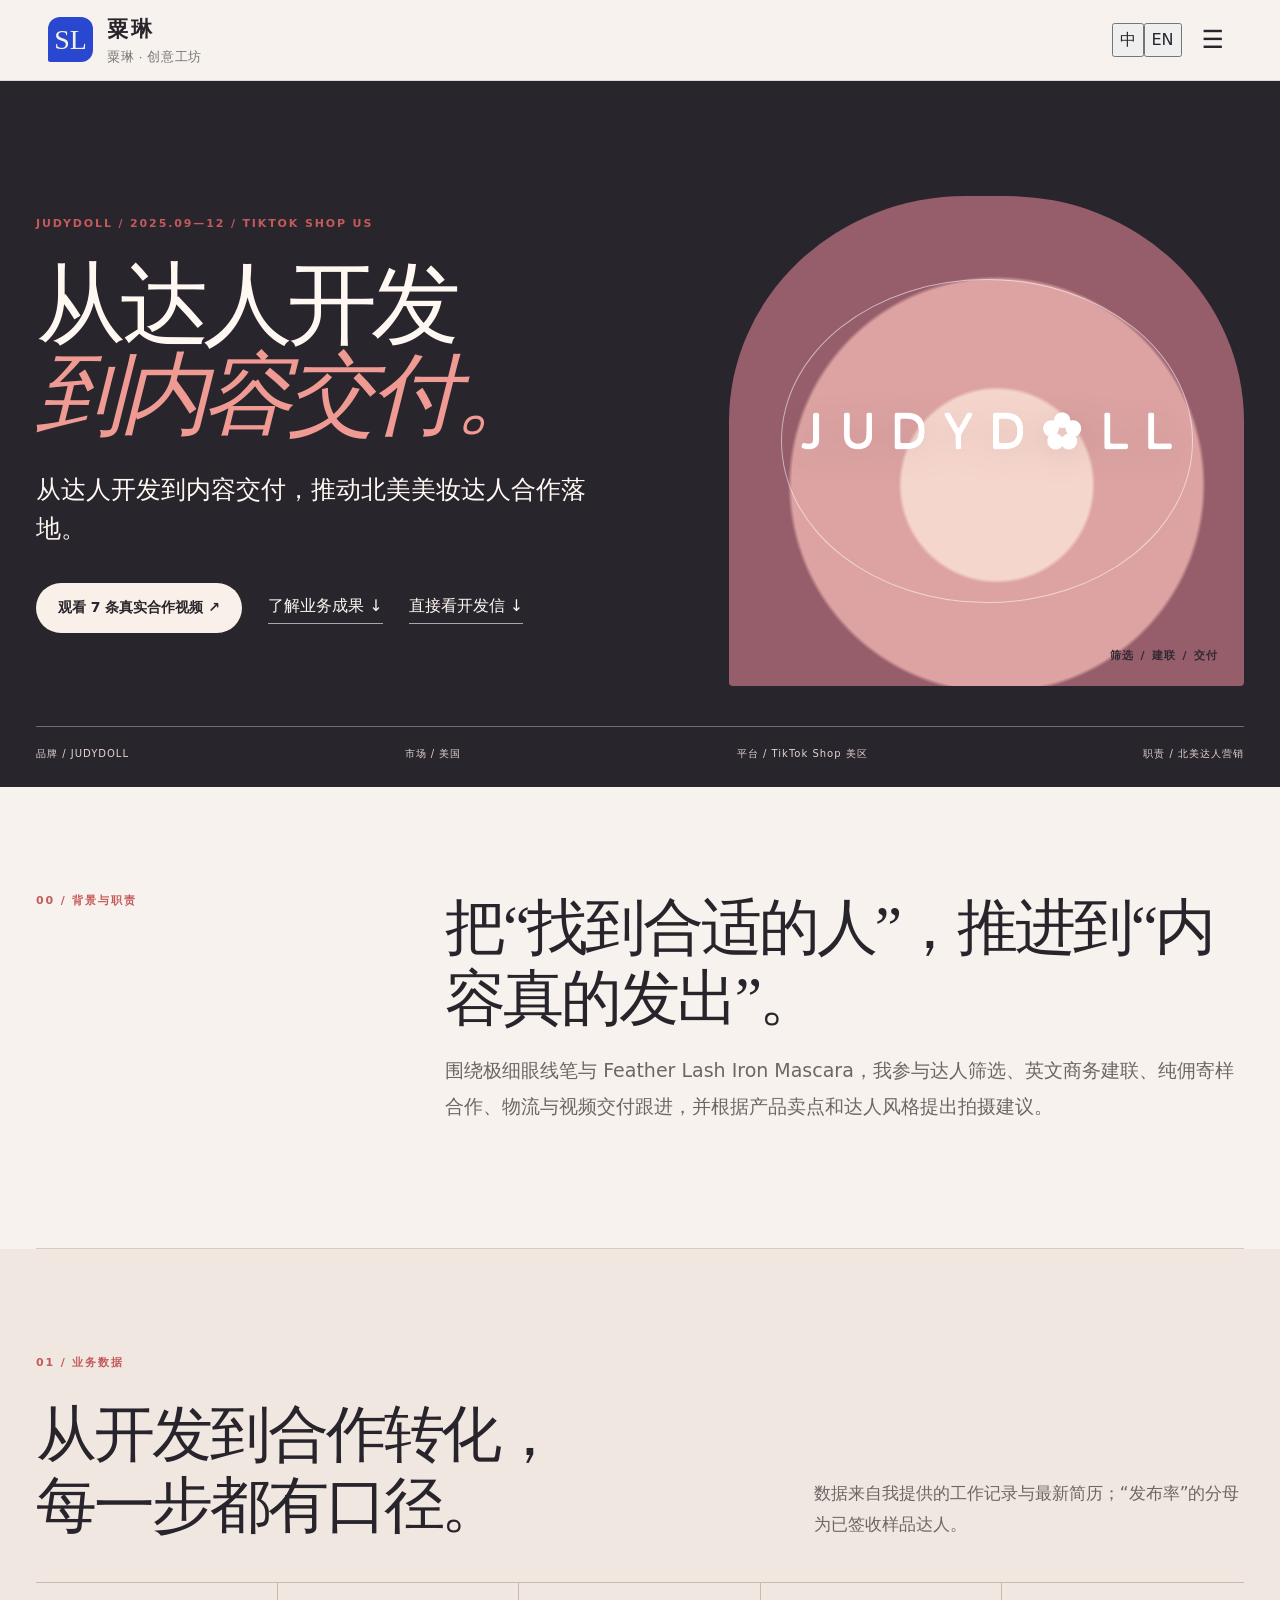
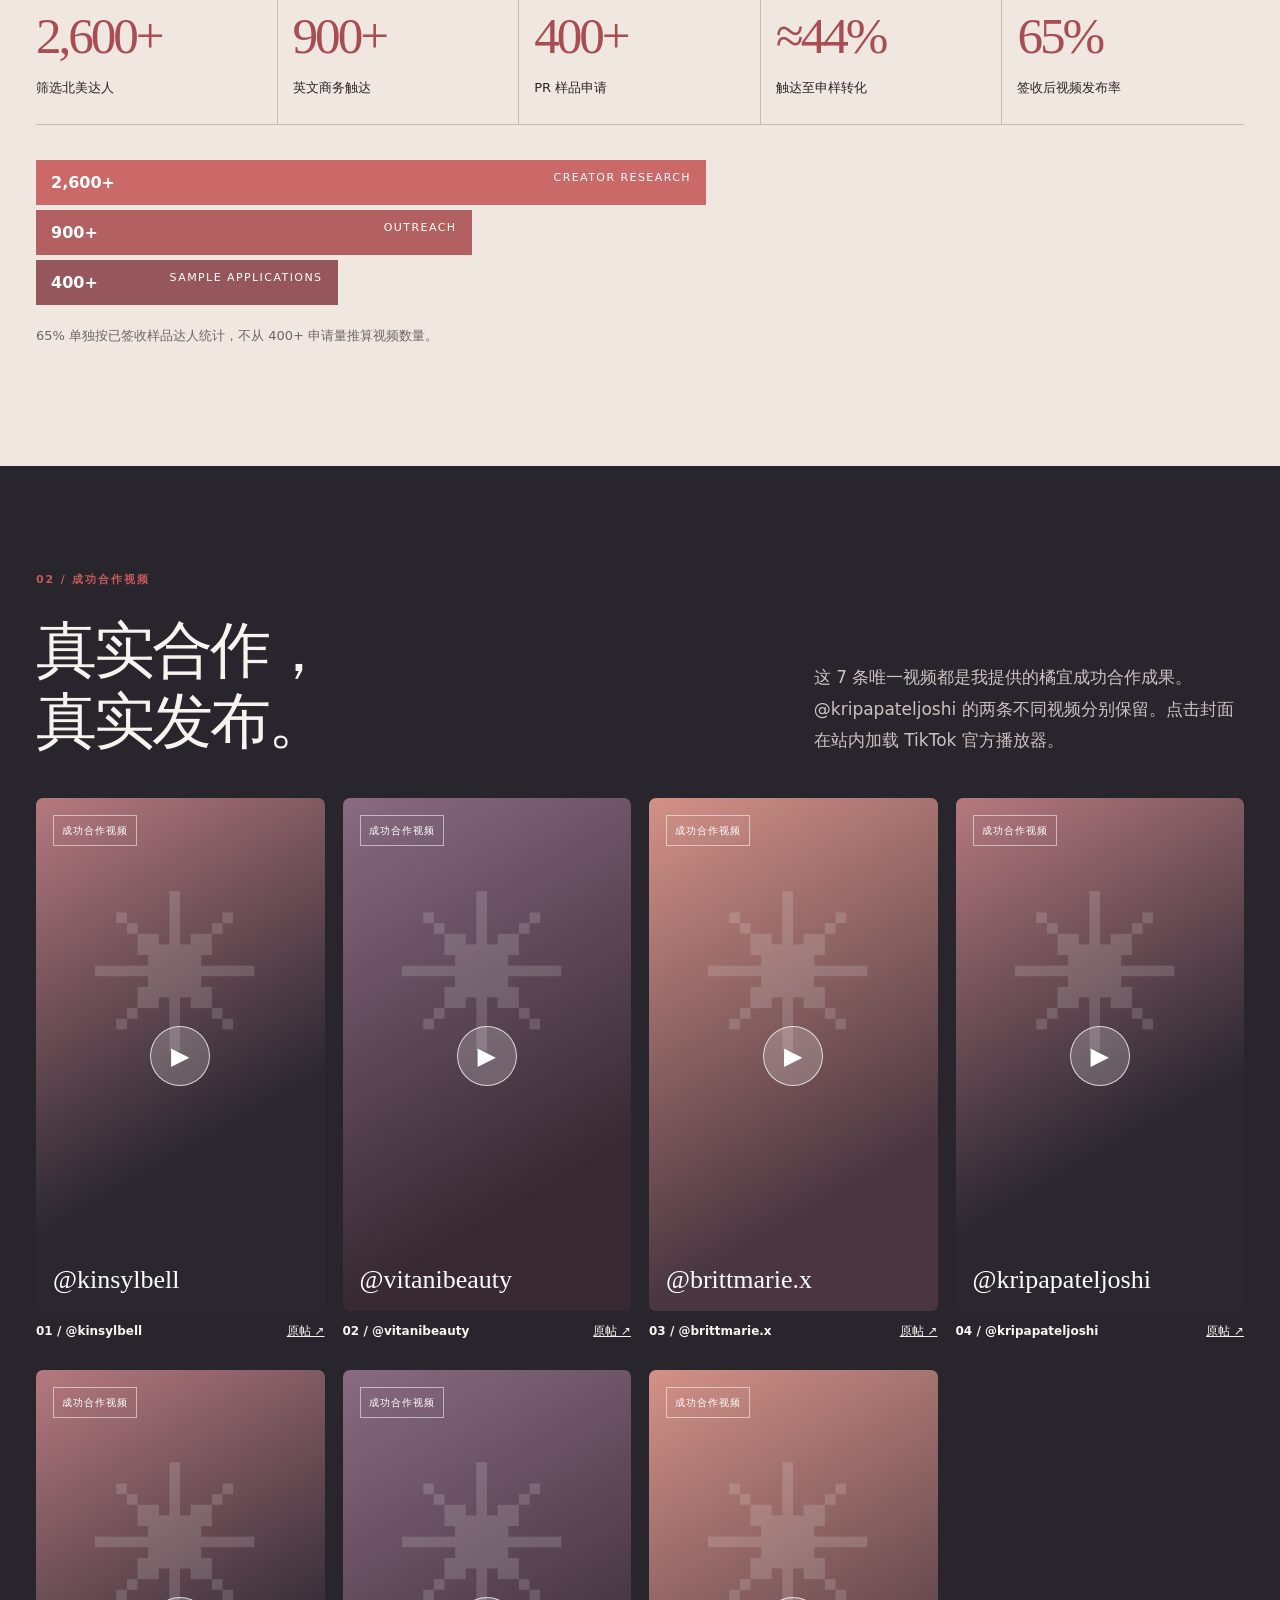
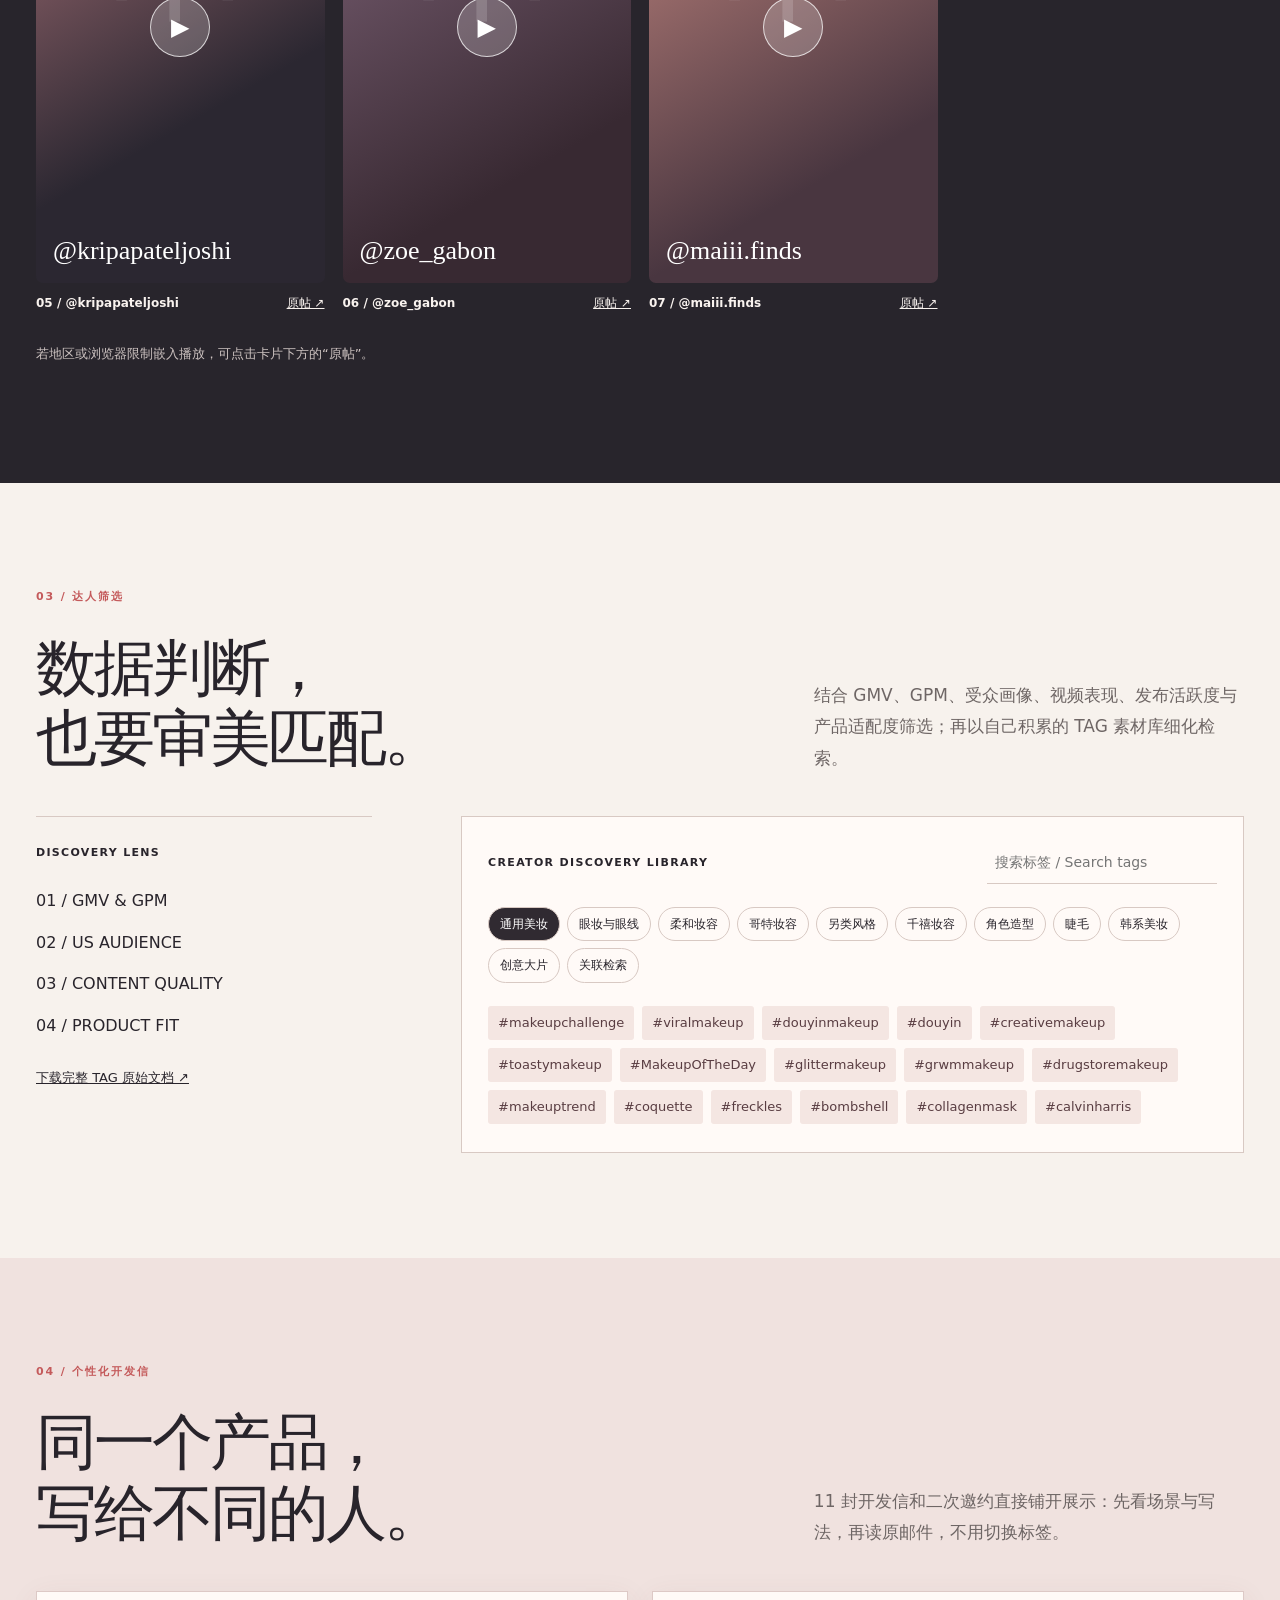
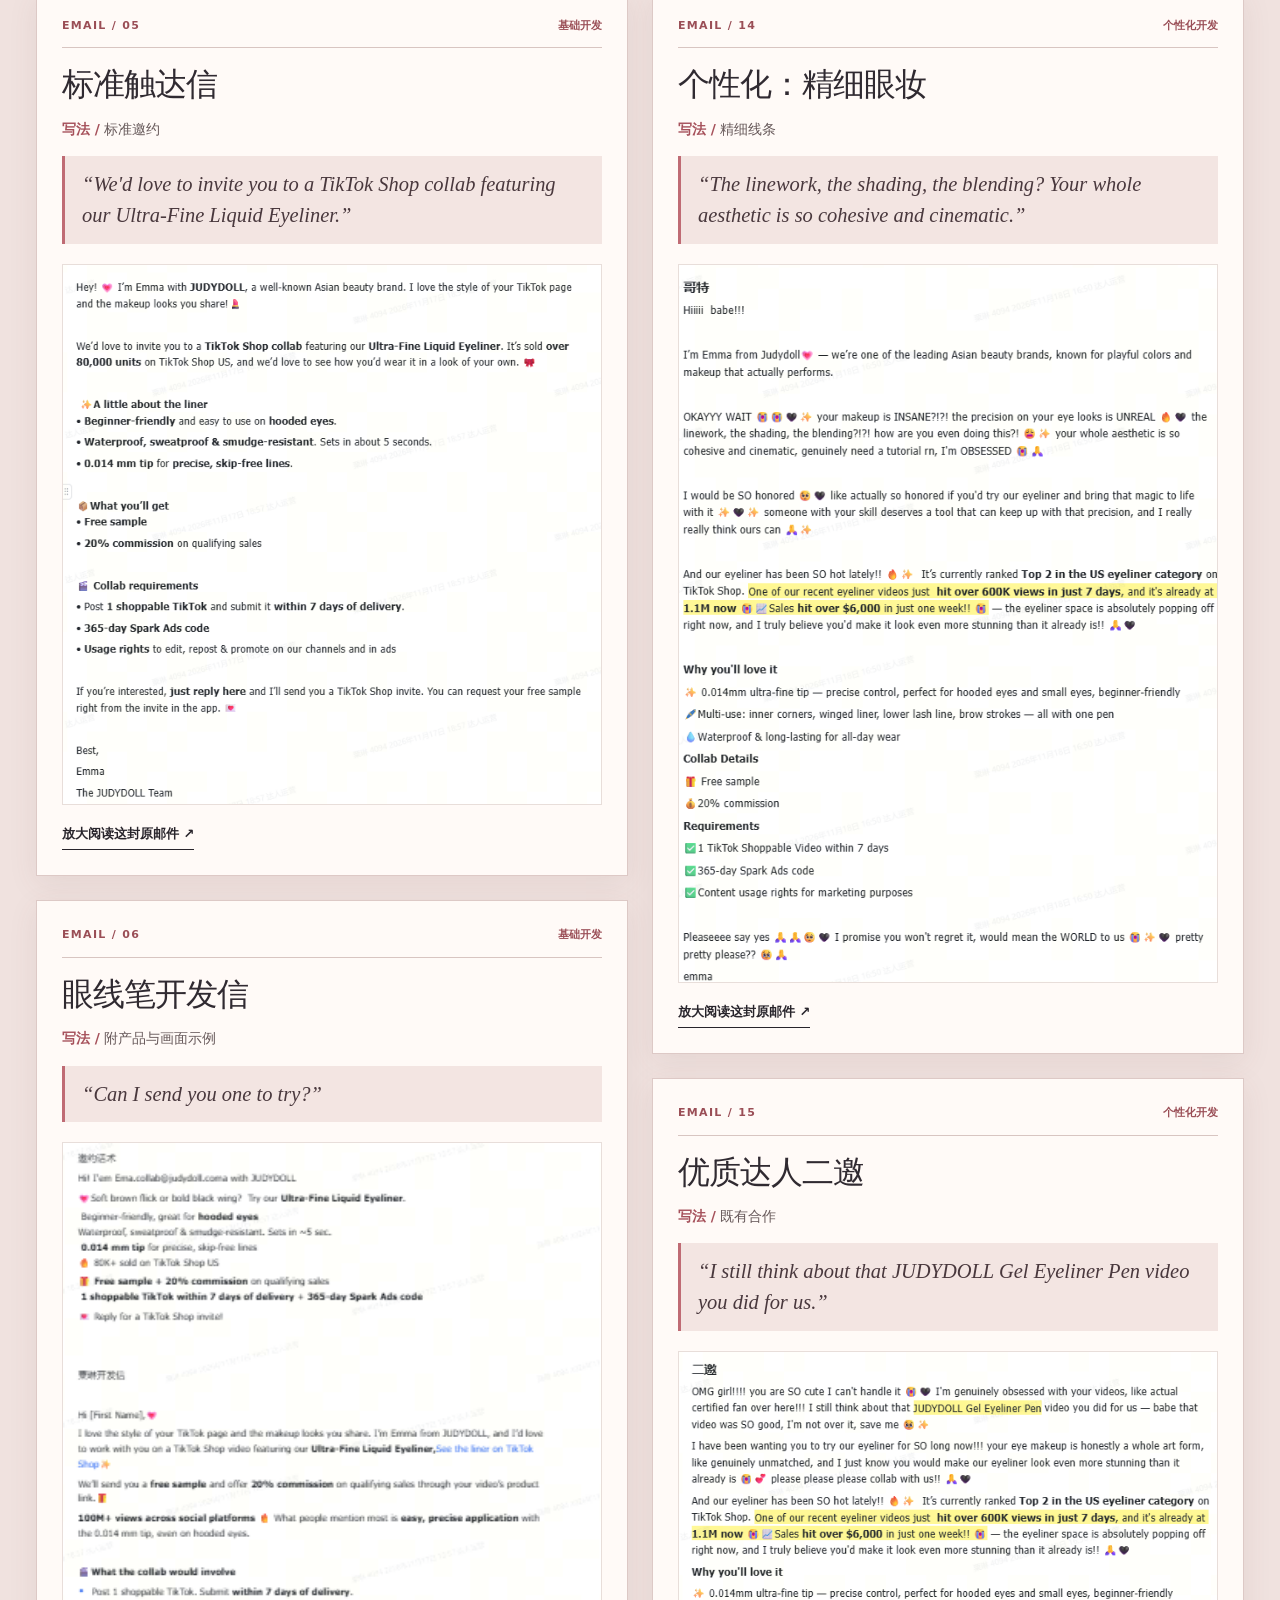
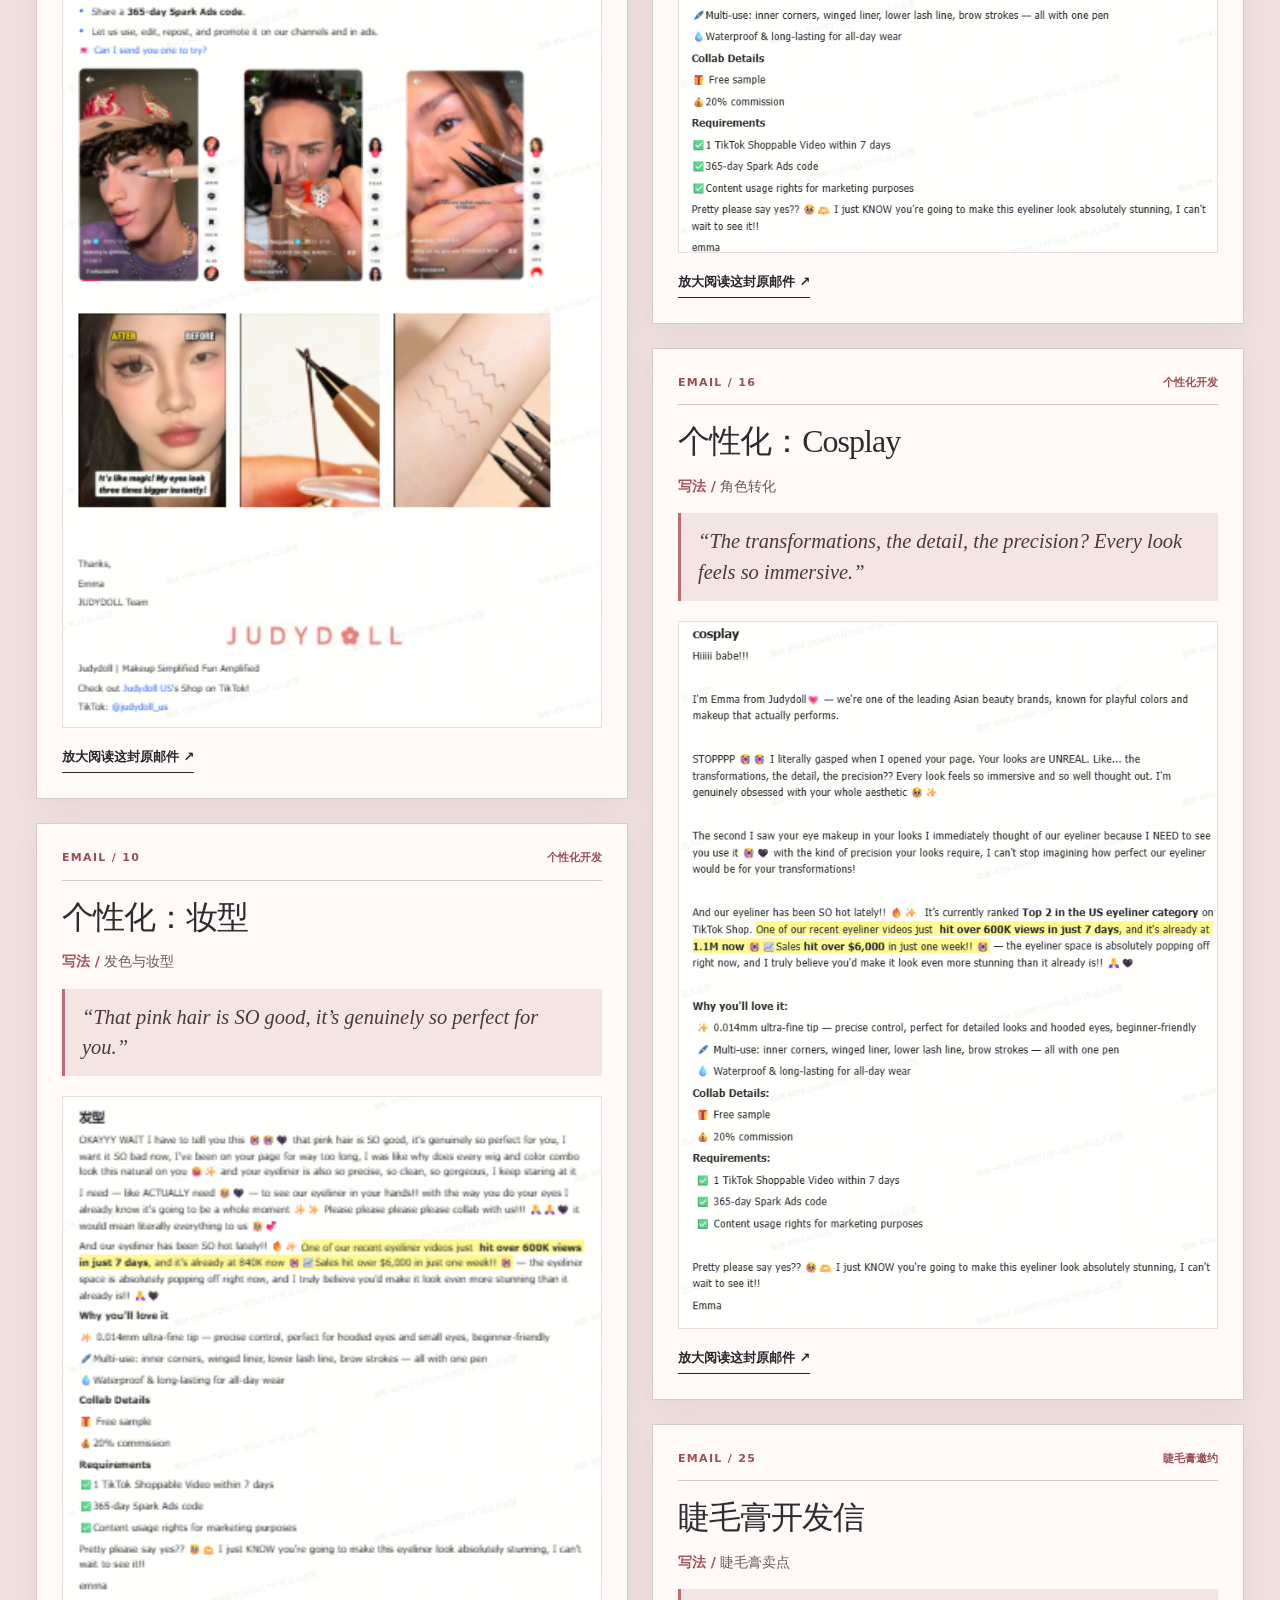
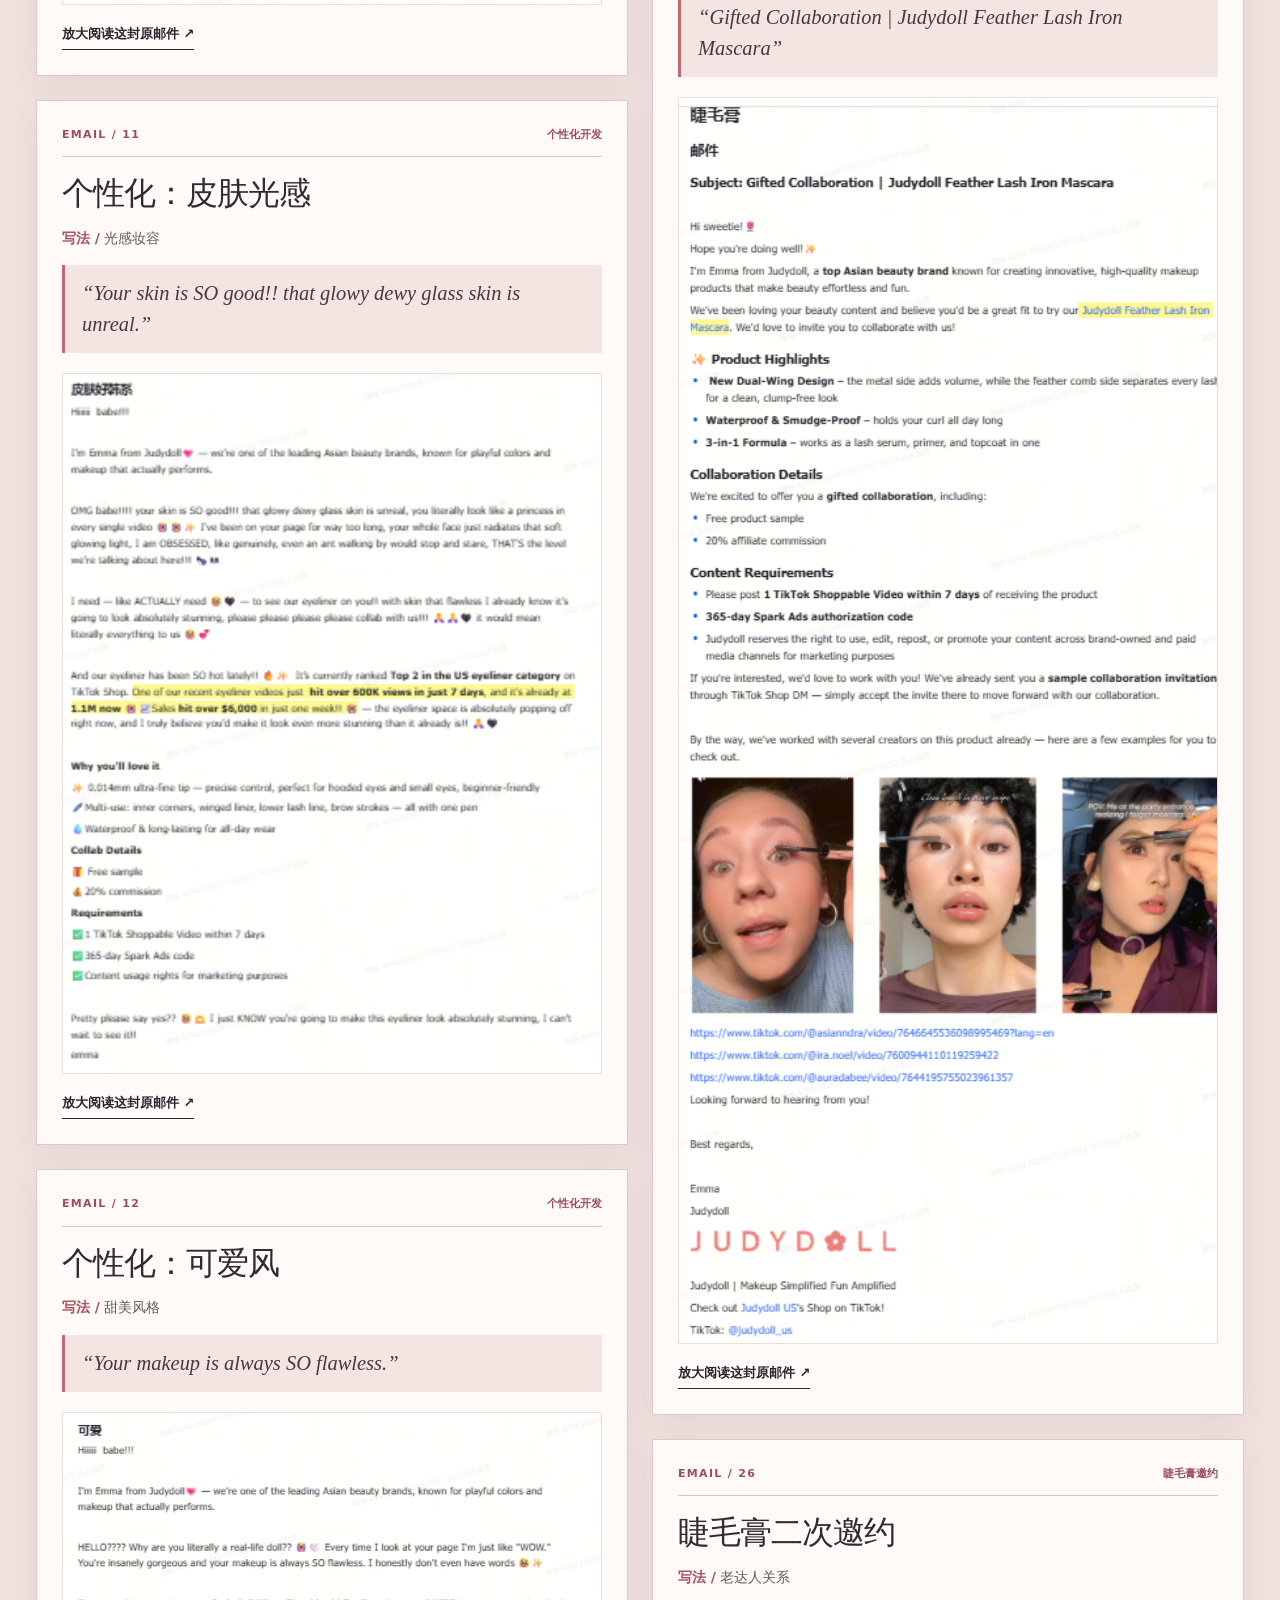
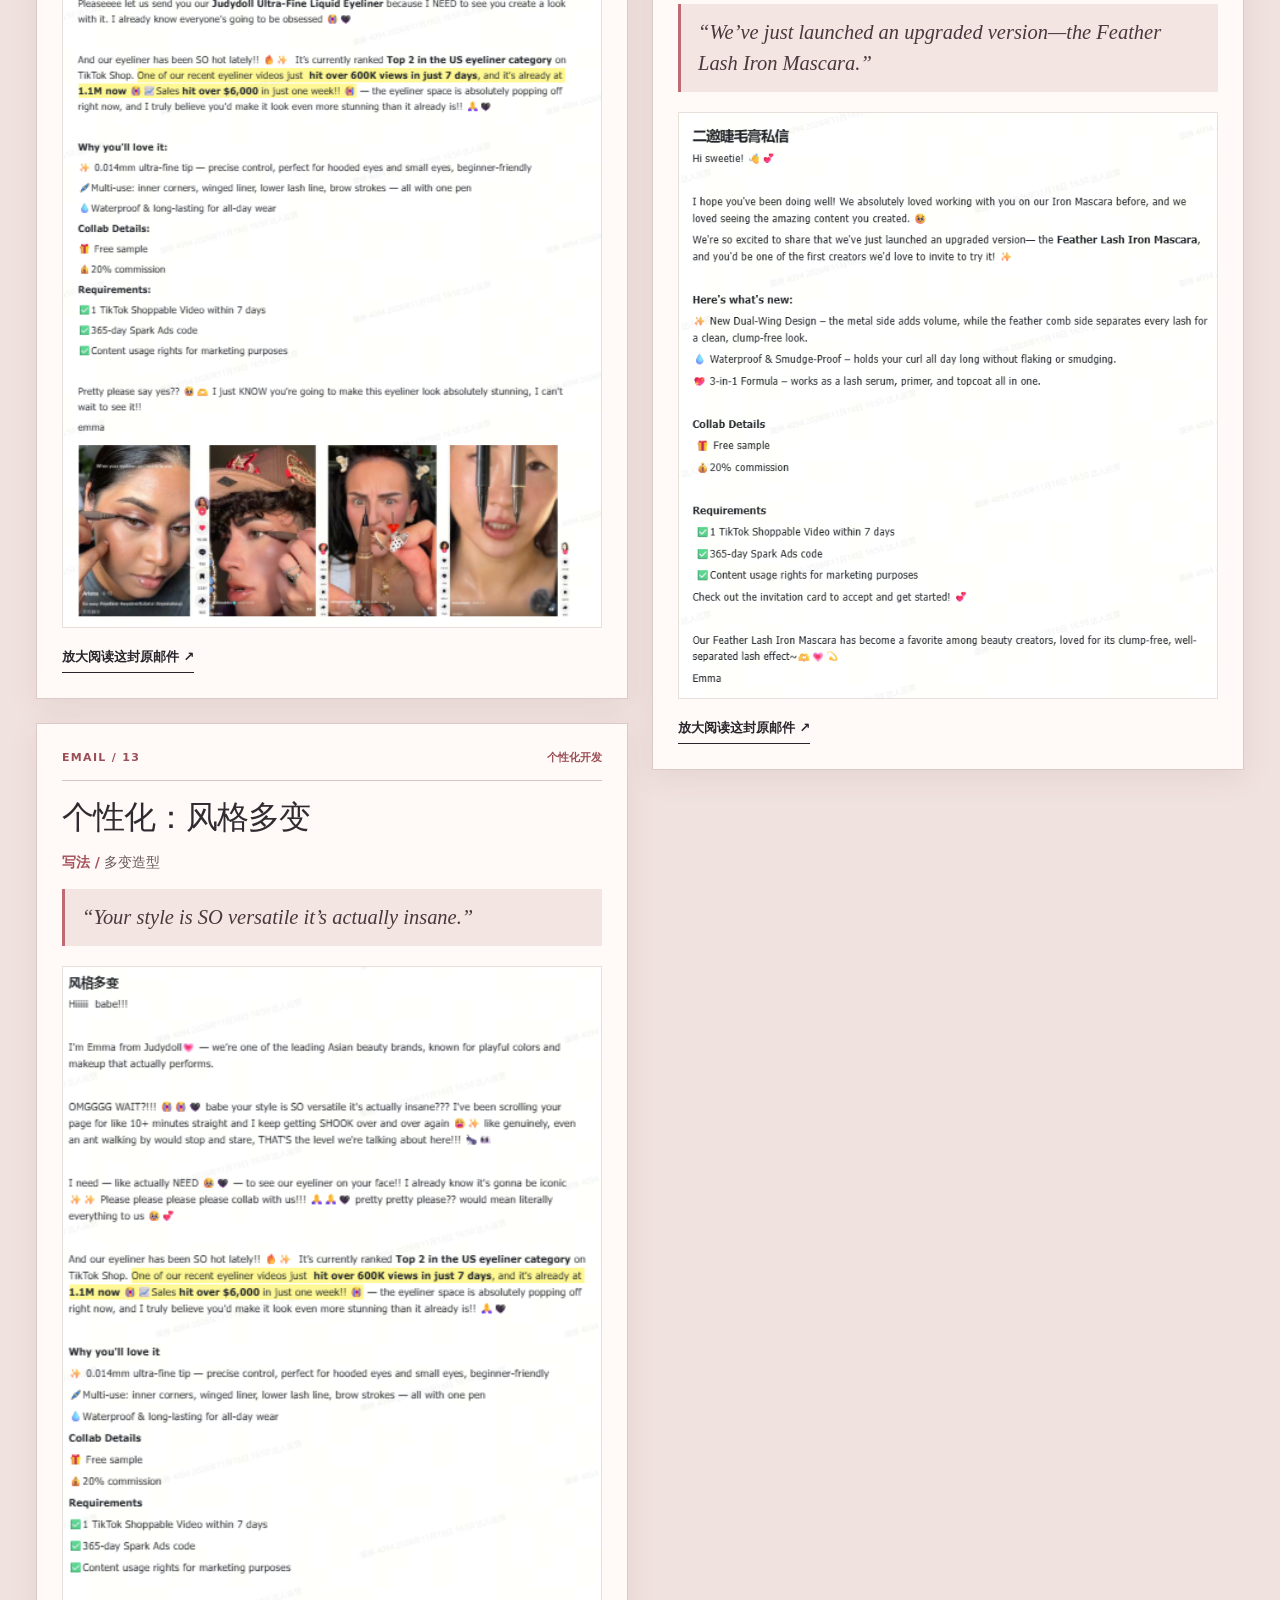
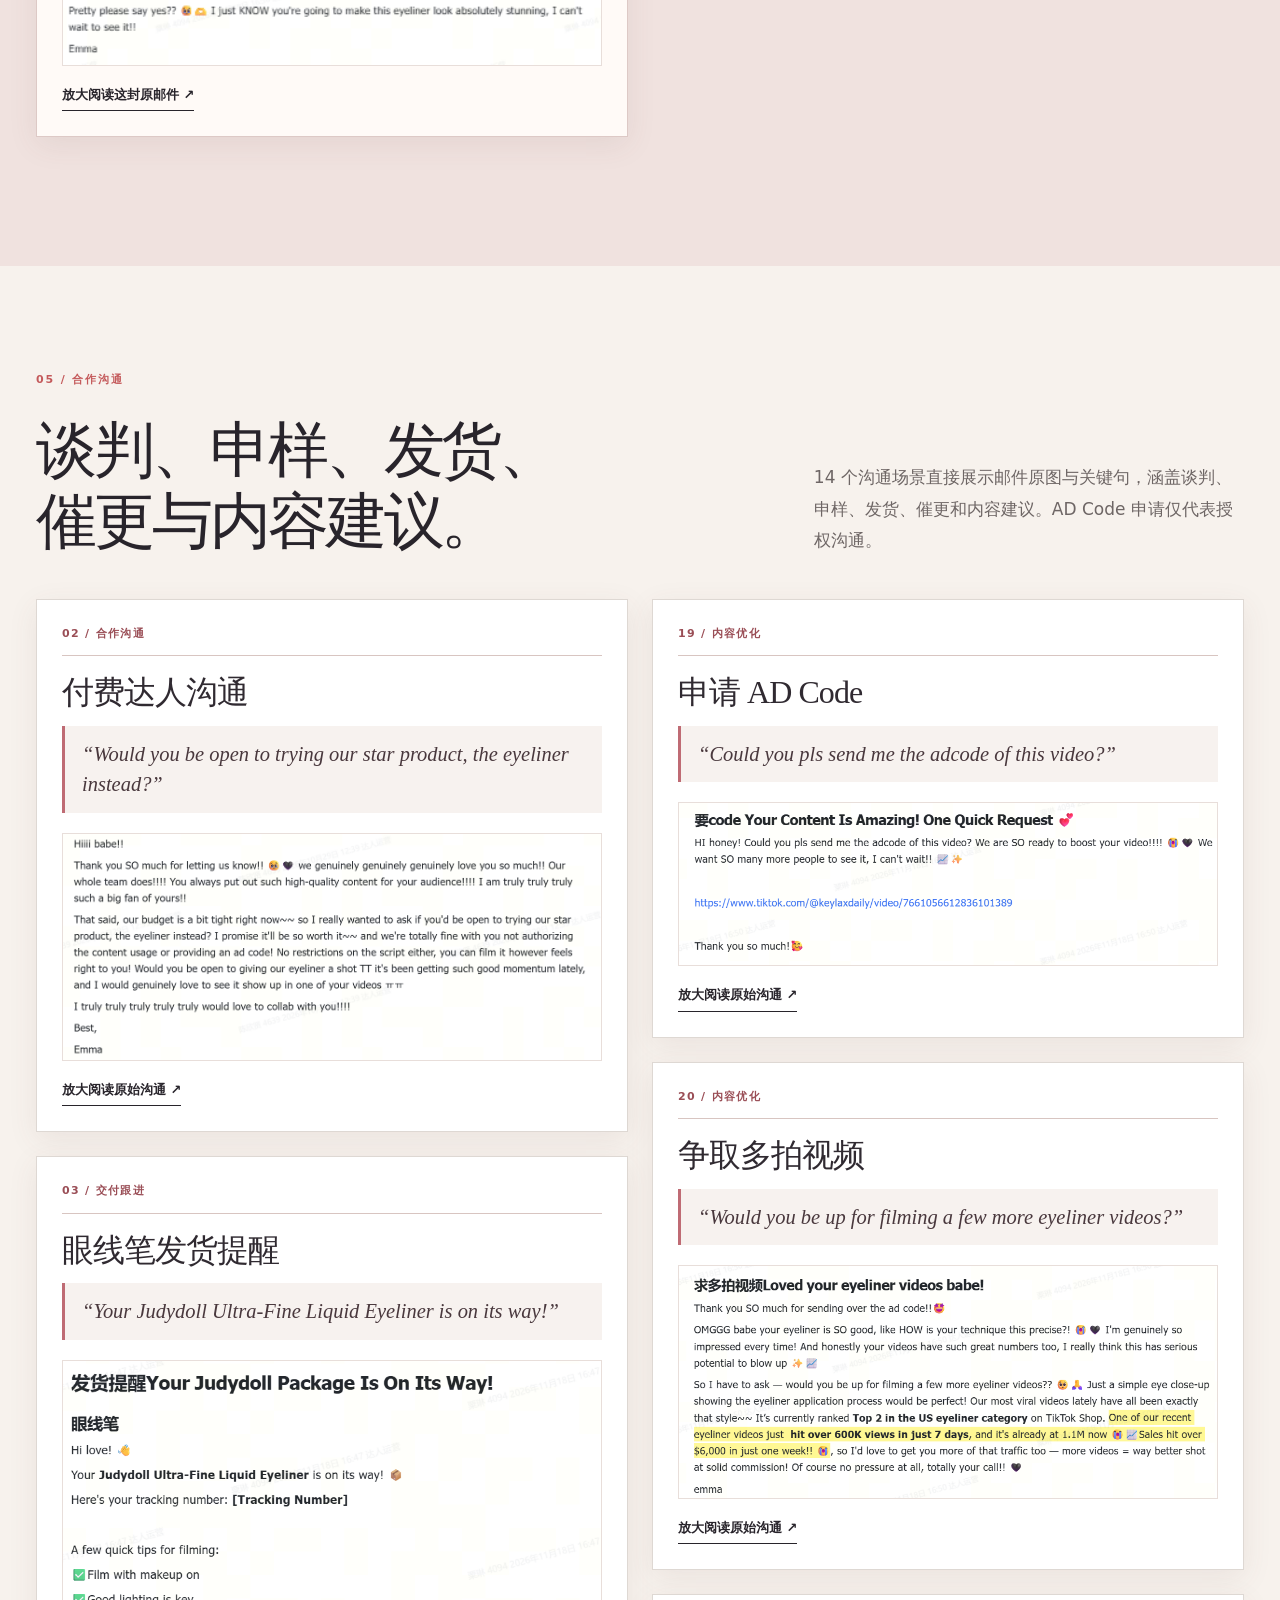
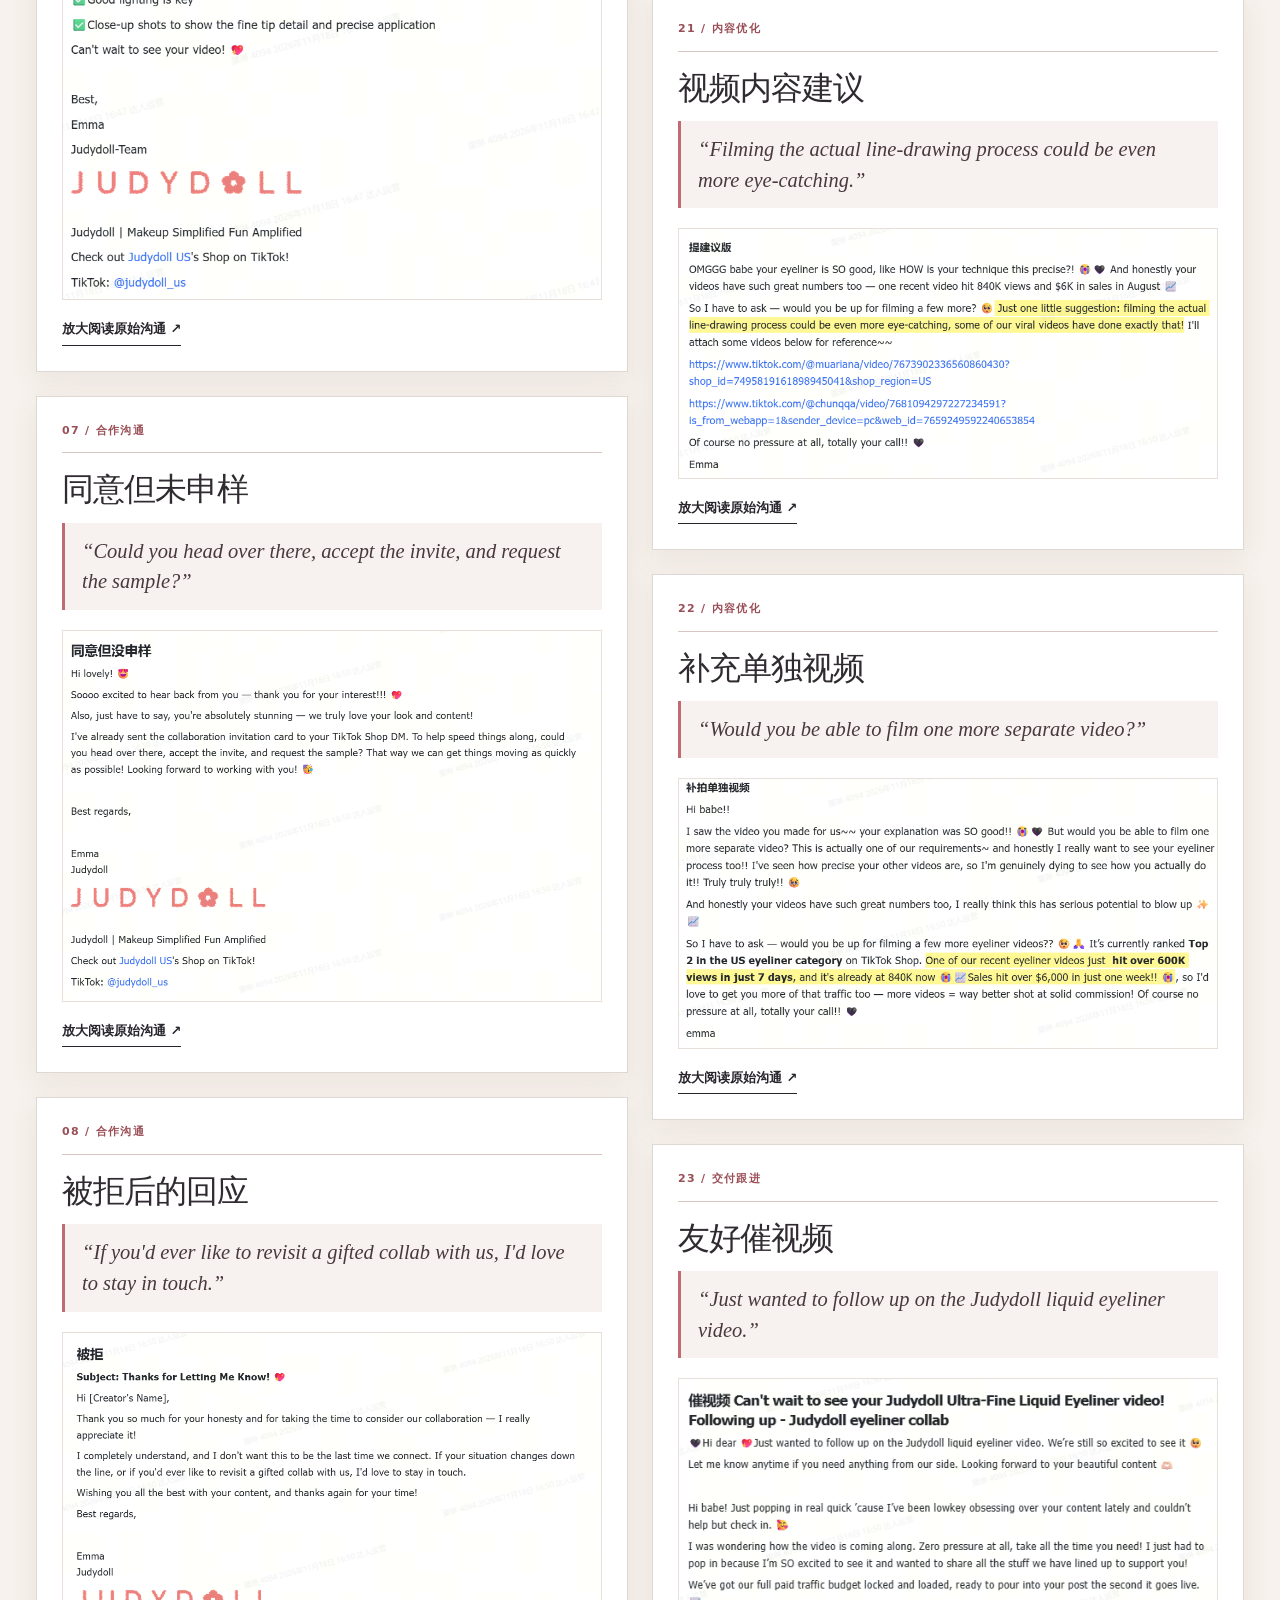
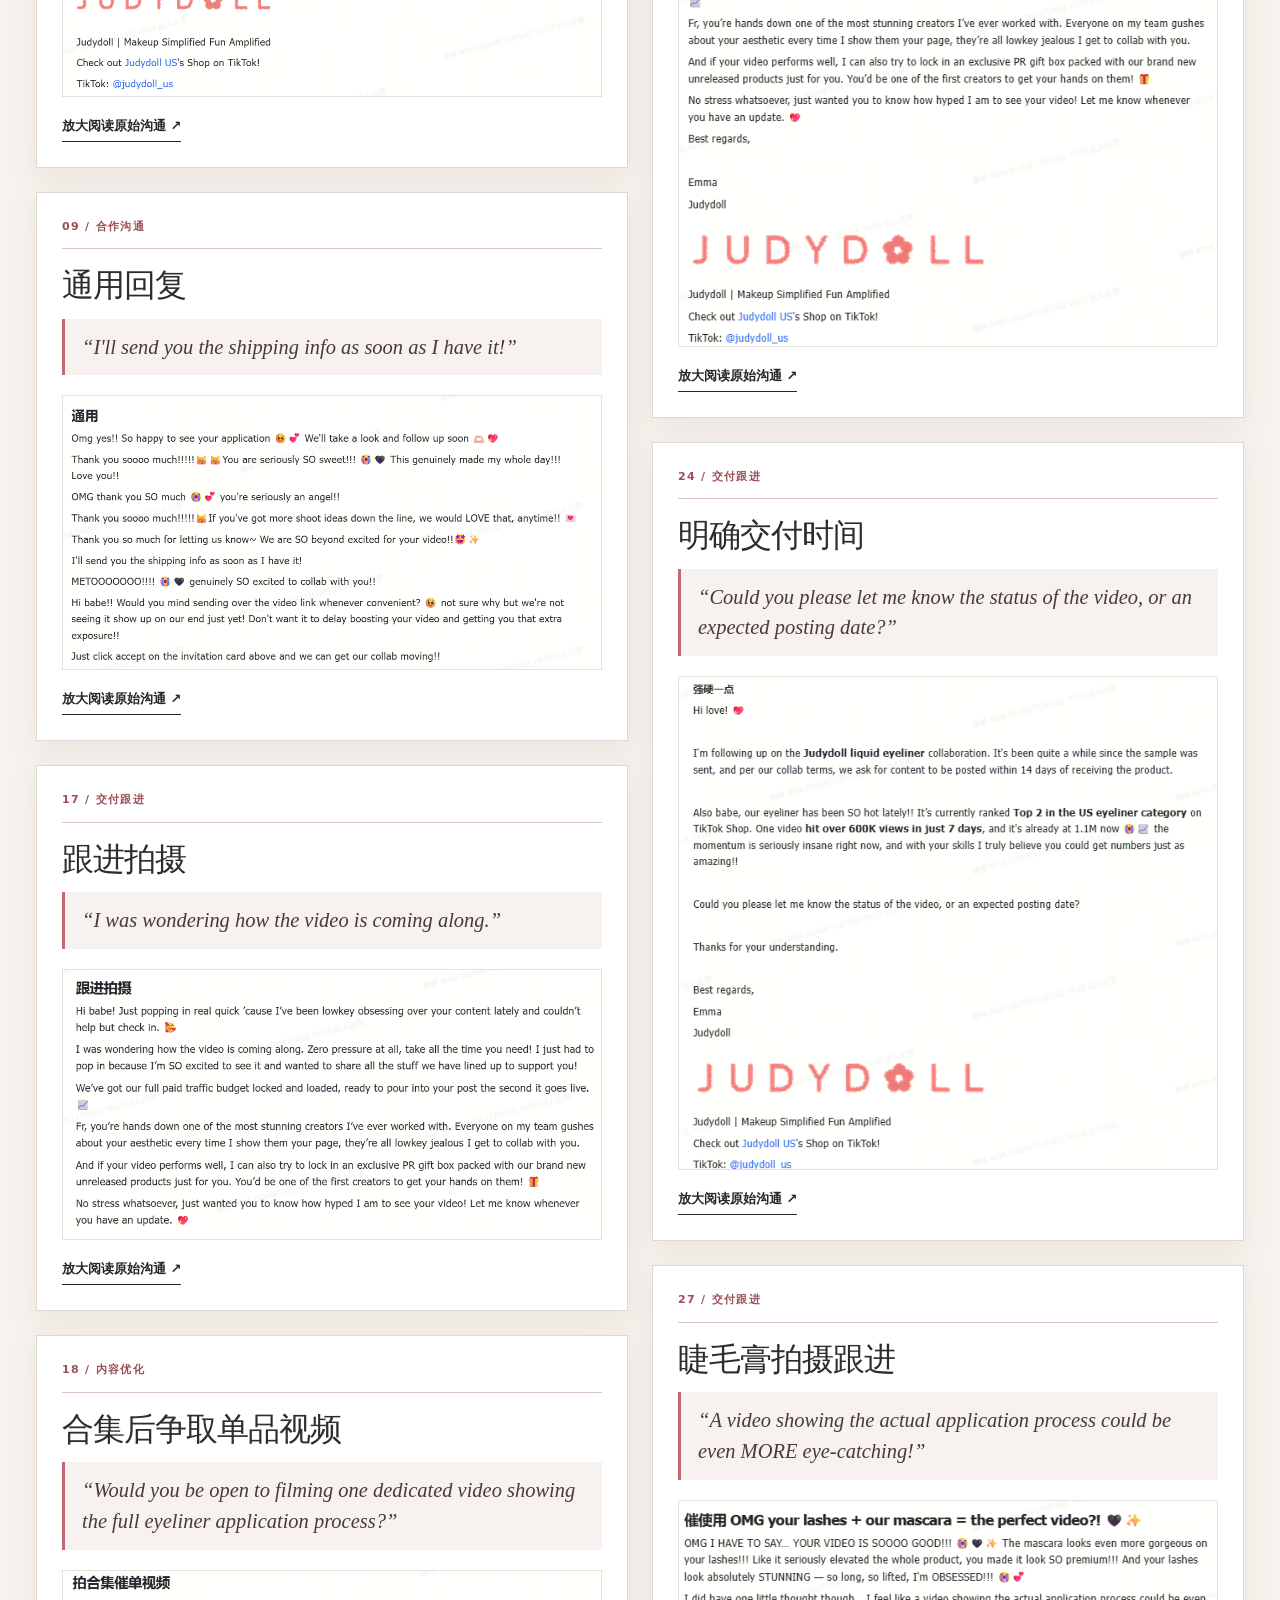
<file: judydoll.html>
<!doctype html><html lang="zh-CN"><head><meta charset="utf-8"><meta name="viewport" content="width=device-width,initial-scale=1"><meta name="robots" content="noindex,nofollow,noarchive"><meta name="theme-color" content="#f7f2ed"><meta name="description" content="粟琳的 JUDYDOLL 北美 KOL 营销与达人合作案例。"><title>JUDYDOLL · 北美 KOL 营销 | 粟琳 LIN SU</title><link rel="icon" href="favicon.svg"><script>try{let q=new URLSearchParams(location.search).get('lang');document.documentElement.lang=q?(q==='en'?'en':'zh-CN'):(localStorage.getItem('lin-studio-language')||'zh-CN')}catch(e){}</script><link rel="stylesheet" href="styles.css"><link rel="stylesheet" href="studio.css"><link rel="stylesheet" href="v2.css"><link rel="stylesheet" href="judydoll.css"><script src="i18n-data.js" defer></script><script src="i18n.js" defer></script><script src="judydoll.js" defer></script></head>
<body class="jd-page" id="top"><a class="skip-link" href="#main">跳到主要内容</a><header class="nav"><div class="wrap nav-inner"><a class="brand" href="index.html"><span class="monogram">SL</span><span><strong>粟琳</strong><small><span class="l10n-zh" data-original>粟琳 · 创意工坊</span><span class="l10n-en" data-original>LIN SU · CREATIVE STUDIO</span></small></span></a><nav class="nav-links" id="navigation"><a href="index.html#work">精选项目</a><a href="judydoll.html">JUDYDOLL</a><a href="jinhan.html">锦汉案例</a><a href="archive.html?tab=videos"><span class="zh">AI 放映室</span><span class="en">AI screening room</span></a><a href="recruiters.html"><span class="zh">HR 快速浏览 ↗</span><span class="en">For recruiters ↗</span></a><a href="assets/documents/su-lin-resume-zh.pdf" download><span class="zh">下载中文简历 ↓</span><span class="en">Download Chinese résumé ↓</span></a><a class="nav-cta" href="mailto:chrissy0507a@gmail.com">联系 ↗</a></nav><div class="nav-actions"><div class="language-switch" role="group" aria-label="语言选择"><button type="button" data-lang="zh-CN" data-language-control aria-label="中文">中</button><button type="button" data-lang="en" data-language-control aria-label="English">EN</button></div><button class="menu-button" type="button" aria-controls="navigation" aria-expanded="false" aria-label="打开导航">☰</button></div></div></header>
<main id="main" class="jd" data-original><section class="jd-hero"><div class="jd-wrap jd-hero-grid"><div><span class="jd-kicker">JUDYDOLL / 2025.09—12 / TIKTOK SHOP US</span><h1><span class="zh">从达人开发<br><em>到内容交付。</em></span><span class="en">From Outreach<br><em>to Impact.</em></span></h1><p><span class="zh">从达人开发到内容交付，推动北美美妆达人合作落地。</span><span class="en">Building creator partnerships and content delivery in the US beauty market.</span></p><div class="jd-actions"><a class="jd-button" href="#collaborations"><span class="zh">观看 7 条真实合作视频 ↗</span><span class="en">Watch 7 creator collaborations ↗</span></a><a href="#dashboard"><span class="zh">了解业务成果 ↓</span><span class="en">Explore the results ↓</span></a><a href="#outreach"><span class="zh">直接看开发信 ↓</span><span class="en">Read the outreach emails ↓</span></a></div></div><div class="jd-art" aria-hidden="true"><span><span class="zh">达人<br>合作</span><span class="en">CREATOR<br>PARTNERSHIPS</span></span><img class="jd-logo" src="assets/brand/judydoll-logo.png" alt=""><small><span class="zh">筛选 / 建联 / 交付</span><span class="en">DISCOVER / CONNECT / CREATE</span></small></div></div><div class="jd-wrap jd-meta"><span><span class="zh">品牌 / JUDYDOLL</span><span class="en">BRAND / JUDYDOLL</span></span><span><span class="zh">市场 / 美国</span><span class="en">MARKET / UNITED STATES</span></span><span><span class="zh">平台 / TikTok Shop 美区</span><span class="en">PLATFORM / TIKTOK SHOP US</span></span><span><span class="zh">职责 / 北美达人营销</span><span class="en">ROLE / NORTH AMERICA KOL MARKETING</span></span></div></section>
<section class="jd-section jd-wrap jd-intro"><span class="jd-label"><span class="zh">00 / 背景与职责</span><span class="en">00 / CONTEXT & ROLE</span></span><div><h2><span class="zh">把“找到合适的人”，推进到“内容真的发出”。</span><span class="en">Finding the right creator is only the beginning.</span></h2><p><span class="zh">围绕极细眼线笔与 Feather Lash Iron Mascara，我参与达人筛选、英文商务建联、纯佣寄样合作、物流与视频交付跟进，并根据产品卖点和达人风格提出拍摄建议。</span><span class="en">Across the Ultra-Fine Liquid Eyeliner and Feather Lash Iron Mascara, I handled creator discovery, English outreach, gifted affiliate discussions, delivery follow-up and creative feedback.</span></p></div></section>
<section class="jd-section jd-dashboard" id="dashboard"><div class="jd-wrap"><span class="jd-label"><span class="zh">01 / 业务数据</span><span class="en">01 / PERFORMANCE DASHBOARD</span></span><div class="jd-heading"><h2><span class="zh">从开发到合作转化，<br>每一步都有口径。</span><span class="en">The numbers behind<br>the work.</span></h2><p><span class="zh">数据来自我提供的工作记录与最新简历；“发布率”的分母为已签收样品达人。</span><span class="en">Figures come from my supplied work records and résumé. The publishing rate applies to creators whose samples were delivered.</span></p></div><div class="jd-stats"><div><b>2,600+</b><span class="zh">筛选北美达人</span><span class="en">creators researched</span></div><div><b>900+</b><span class="zh">英文商务触达</span><span class="en">creators contacted</span></div><div><b>400+</b><span class="zh">PR 样品申请</span><span class="en">sample applications</span></div><div><b>≈44%</b><span class="zh">触达至申样转化</span><span class="en">outreach to application</span></div><div><b>65%</b><span class="zh">签收后视频发布率</span><span class="en">post-delivery publishing</span></div></div><div class="jd-funnel"><div style="--size:100%">2,600+ <span>CREATOR RESEARCH</span></div><div style="--size:65%">900+ <span>OUTREACH</span></div><div style="--size:43%">400+ <span>SAMPLE APPLICATIONS</span></div></div><p class="jd-note"><span class="zh">65% 单独按已签收样品达人统计，不从 400+ 申请量推算视频数量。</span><span class="en">The 65% rate is measured after delivery and is not multiplied by 400+ applications.</span></p></div></section>
<section class="jd-section jd-dark" id="collaborations"><div class="jd-wrap"><span class="jd-label"><span class="zh">02 / 成功合作视频</span><span class="en">02 / SUCCESSFUL CREATOR COLLABORATIONS</span></span><div class="jd-heading"><h2><span class="zh">真实合作，<br>真实发布。</span><span class="en">Real partnerships.<br>Real content.</span></h2><p><span class="zh">这 7 条唯一视频都是我提供的橘宜成功合作成果。@kripapateljoshi 的两条不同视频分别保留。点击封面在站内加载 TikTok 官方播放器。</span><span class="en">Seven distinct videos supplied as successful JUDYDOLL collaborations. Two different posts by @kripapateljoshi are retained. Click to load TikTok's official player here.</span></p></div><div class="jd-videos" id="success-videos"></div><p class="jd-note"><span class="zh">若地区或浏览器限制嵌入播放，可点击卡片下方的“原帖”。</span><span class="en">If the embed is unavailable in your region or browser, open the original post below the card.</span></p></div></section>
<section class="jd-section jd-wrap" id="discovery"><span class="jd-label"><span class="zh">03 / 达人筛选</span><span class="en">03 / CREATOR DISCOVERY</span></span><div class="jd-heading"><h2><span class="zh">数据判断，<br>也要审美匹配。</span><span class="en">Finding the right creators.</span></h2><p><span class="zh">结合 GMV、GPM、受众画像、视频表现、发布活跃度与产品适配度筛选；再以自己积累的 TAG 素材库细化检索。</span><span class="en">I paired GMV, GPM, audience profile, video performance, posting activity and product relevance with aesthetic fit.</span></p></div><div class="jd-discovery"><aside><b>DISCOVERY LENS</b><p>01 / GMV & GPM<br>02 / US AUDIENCE<br>03 / CONTENT QUALITY<br>04 / PRODUCT FIT</p><a href="assets/judydoll/creator-discovery-tags.docx" download><span class="zh">下载完整 TAG 原始文档 ↗</span><span class="en">Download the original TAG library ↗</span></a></aside><div class="jd-tag-panel"><div class="jd-tag-head"><b>CREATOR DISCOVERY LIBRARY</b><label><span class="sr-only">Search tags</span><input id="tag-search" type="search" placeholder="搜索标签 / Search tags"></label></div><div id="tag-categories" class="jd-chips" role="group" aria-label="标签分类"></div><div id="tag-results" class="jd-tag-results" aria-live="polite"></div></div></div></section>
<section class="jd-section jd-blush" id="outreach"><div class="jd-wrap"><span class="jd-label"><span class="zh">04 / 个性化开发信</span><span class="en">04 / PERSONALIZED CREATOR OUTREACH</span></span><div class="jd-heading"><h2><span class="zh">同一个产品，<br>写给不同的人。</span><span class="en">Personalization builds partnerships.</span></h2><p><span class="zh">11 封开发信和二次邀约直接铺开展示：先看场景与写法，再读原邮件，不用切换标签。</span><span class="en">Eleven original outreach and repeat-invitation emails are visible below, with their context and source images. No tab switching required.</span></p></div><div id="outreach-list" class="jd-email-wall"></div></div></section>
<section class="jd-section jd-wrap" id="playbook"><span class="jd-label"><span class="zh">05 / 合作沟通</span><span class="en">05 / COMMUNICATION PLAYBOOK</span></span><div class="jd-heading"><h2><span class="zh">谈判、申样、发货、<br>催更与内容建议。</span><span class="en">Managing every stage of communication.</span></h2><p><span class="zh">14 个沟通场景直接展示邮件原图与关键句，涵盖谈判、申样、发货、催更和内容建议。AD Code 申请仅代表授权沟通。</span><span class="en">Fourteen communication examples show the original message and its key line directly, from negotiation to delivery and feedback. A code request is an authorization step only.</span></p></div><div id="scenario-list" class="jd-message-grid"></div></section>
<section class="jd-section jd-workflow" id="workflow"><div class="jd-wrap"><span class="jd-label"><span class="zh">06 / 达人合作流程</span><span class="en">06 / KOL COLLABORATION WORKFLOW</span></span><div class="jd-heading"><h2><span class="zh">从发现达人，<br>走到视频发布。</span><span class="en">From discovery to delivery.</span></h2><p><span class="zh">基于日常工作流程图，展开完整合作链路。点击节点查看具体动作与对应材料。</span><span class="en">An expanded sequence based on my supplied daily workflow. Select a step to see the work and source.</span></p></div><div id="workflow-steps" class="jd-steps"></div><div id="workflow-detail" class="jd-step-detail"></div><button type="button" data-source="1" class="jd-textbutton"><span class="zh">查看原始流程图 ↗</span><span class="en">View original workflow ↗</span></button></div></section>
<section class="jd-section jd-wrap" id="campaigns"><span class="jd-label"><span class="zh">07 / 产品内容策略</span><span class="en">07 / PRODUCT CAMPAIGNS</span></span><div class="jd-heading"><h2><span class="zh">两款产品，<br>两种内容切入。</span><span class="en">Two products. Distinct creative angles.</span></h2></div><div class="jd-products"><article><div class="jd-product-visual liner"><small>ULTRA-FINE LIQUID EYELINER</small><b>0.014<span>mm</span></b><small>PRECISION / CONTROL</small></div><div class="jd-product-copy"><h3><span class="zh">先让人看见“怎么画”。</span><span class="en">Show the application.</span></h3><p><span class="zh">极细笔尖、速干、防水防晕染；推荐眼妆特写、真实画线、hooded eyes 教程与 POV 开头。</span><span class="en">Fine tip, quick-drying waterproof formula; close-ups, real line drawing, hooded eyes tutorials and POV hooks.</span></p><button data-source="6" class="jd-textbutton"><span class="zh">看眼线笔开发信 ↗</span><span class="en">View eyeliner outreach ↗</span></button></div></article><article><div class="jd-product-visual mascara"><small>FEATHER LASH IRON MASCARA</small><b>DUAL<br>WING</b><small>VOLUME / SEPARATION</small></div><div class="jd-product-copy"><h3><span class="zh">突出刷涂过程与睫毛变化。</span><span class="en">Make the lash effect visible.</span></h3><p><span class="zh">双翼刷头、防水防晕染与三合一配方；围绕实际刷涂、纤长分明效果和老达人二次合作。</span><span class="en">Dual-wing design, waterproof wear and a 3-in-1 formula; application, separation and repeat partnerships.</span></p><button data-source="25" class="jd-textbutton"><span class="zh">看睫毛膏开发信 ↗</span><span class="en">View mascara outreach ↗</span></button></div></article></div></section>
<section class="jd-section jd-blush" id="optimization"><div class="jd-wrap"><span class="jd-label"><span class="zh">08 / 视频内容建议</span><span class="en">08 / CONTENT OPTIMIZATION</span></span><div class="jd-heading"><h2><span class="zh">不止发出邀请，<br>也帮助内容更清晰。</span><span class="en">Beyond outreach: shaping content.</span></h2><p><span class="zh">以下是我提出的内容建议，不虚构优化后播放量或销售额。</span><span class="en">These are documented suggestions, not claims of resulting views or sales.</span></p></div><div class="jd-improvements"><article><small>01 / COLLECTION → DEDICATED</small><p><span class="zh">合集里产品镜头较少 → 建议补一条完整展示眼线绘制的单品视频。</span><span class="en">Brief collection placement → request a dedicated application video.</span></p><button data-source="18" class="jd-textbutton"><span class="zh">看原文 ↗</span><span class="en">Read the message ↗</span></button></article><article><small>02 / PRODUCT SHOT → REAL USE</small><p><span class="zh">缺少实际使用过程 → 建议拍摄画线或双翼睫毛刷的完整动作。</span><span class="en">A static product shot → show real line drawing or mascara application.</span></p><button data-source="27" class="jd-textbutton"><span class="zh">看原文 ↗</span><span class="en">Read the message ↗</span></button></article><article><small>03 / OPENING → HOOK</small><p><span class="zh">开头吸引点不足 → 用 POV、上眼过程或前后对比快速呈现效果。</span><span class="en">A weak opening → propose a POV, application moment or before-and-after hook.</span></p><button data-source="21" class="jd-textbutton"><span class="zh">看原文 ↗</span><span class="en">Read the message ↗</span></button></article></div></div></section>
<section class="jd-section jd-wrap" id="more-videos"><span class="jd-label"><span class="zh">09 / 原始材料中的视频</span><span class="en">09 / VIDEO LINKS IN THE MATERIALS</span></span><div class="jd-heading"><h2><span class="zh">截图中的链接，<br>也能直接播放。</span><span class="en">Videos linked in the work samples.</span></h2><p><span class="zh">AD Code 邮件、内容建议和睫毛膏开发信中的 6 条视频，按原邮件用途展示；不计入上方 7 条合作成果。</span><span class="en">Six links from the ad-code email, feedback and mascara outreach, labelled by original context and separate from the seven selected collaborations.</span></p></div><div id="other-videos" class="jd-videos secondary"></div></section>
<section class="jd-section jd-dark jd-ending"><div class="jd-wrap jd-end-grid"><div><span class="jd-label"><span class="zh">10 / 工作复盘</span><span class="en">10 / WHAT I LEARNED</span></span><h2><span class="zh">筛选、沟通、交付、复盘。<br>让合作有始有终。</span><span class="en">Find the fit.<br>Move the work forward.</span></h2></div><div><p><b>CREATOR–MARKET FIT</b><span class="zh">同时看数据表现、内容风格与产品适配。</span><span class="en">Read performance, aesthetics and product relevance together.</span></p><p><b>PERSONALIZED COMMUNICATION</b><span class="zh">根据达人的作品写英文沟通。</span><span class="en">Tailor English outreach to the creator's work.</span></p><p><b>CONTENT STRATEGY</b><span class="zh">围绕真实上妆、开头吸引点与产品镜头给出建议。</span><span class="en">Suggest real application, clearer openings and product visibility.</span></p><p><b>CAMPAIGN EXECUTION</b><span class="zh">跟进寄样、发布、授权与二次合作。</span><span class="en">Track gifting, publishing, authorization and repeat work.</span></p></div></div><div class="jd-wrap jd-cta"><h2><span class="zh">继续看我的完整作品集。</span><span class="en">Explore the rest of my work.</span></h2><a class="jd-button" href="index.html"><span class="zh">返回首页 ↗</span><span class="en">Full portfolio ↗</span></a><a class="jd-button outline" href="assets/documents/su-lin-resume-zh.pdf" download><span class="zh">下载最新简历 ↓</span><span class="en">Download résumé ↓</span></a><a class="jd-button outline" href="mailto:chrissy0507a@gmail.com"><span class="zh">联系我 ↗</span><span class="en">Get in touch ↗</span></a></div></section></main>
<footer class="jd-footer"><div class="jd-wrap"><span>© 2026 粟琳 LIN SU</span><a href="#top"><span class="zh">回到顶部 ↑</span><span class="en">Back to top ↑</span></a></div></footer><dialog id="jd-dialog" class="jd-dialog" data-original><div class="jd-dialog-header"><strong id="jd-dialog-title"></strong><button id="jd-close" aria-label="关闭预览">×</button></div><img id="jd-dialog-img" alt=""><small><span class="zh">原始工作材料 · 私密预览</span><span class="en">Original work sample · private preview</span></small></dialog></body></html>
</file>
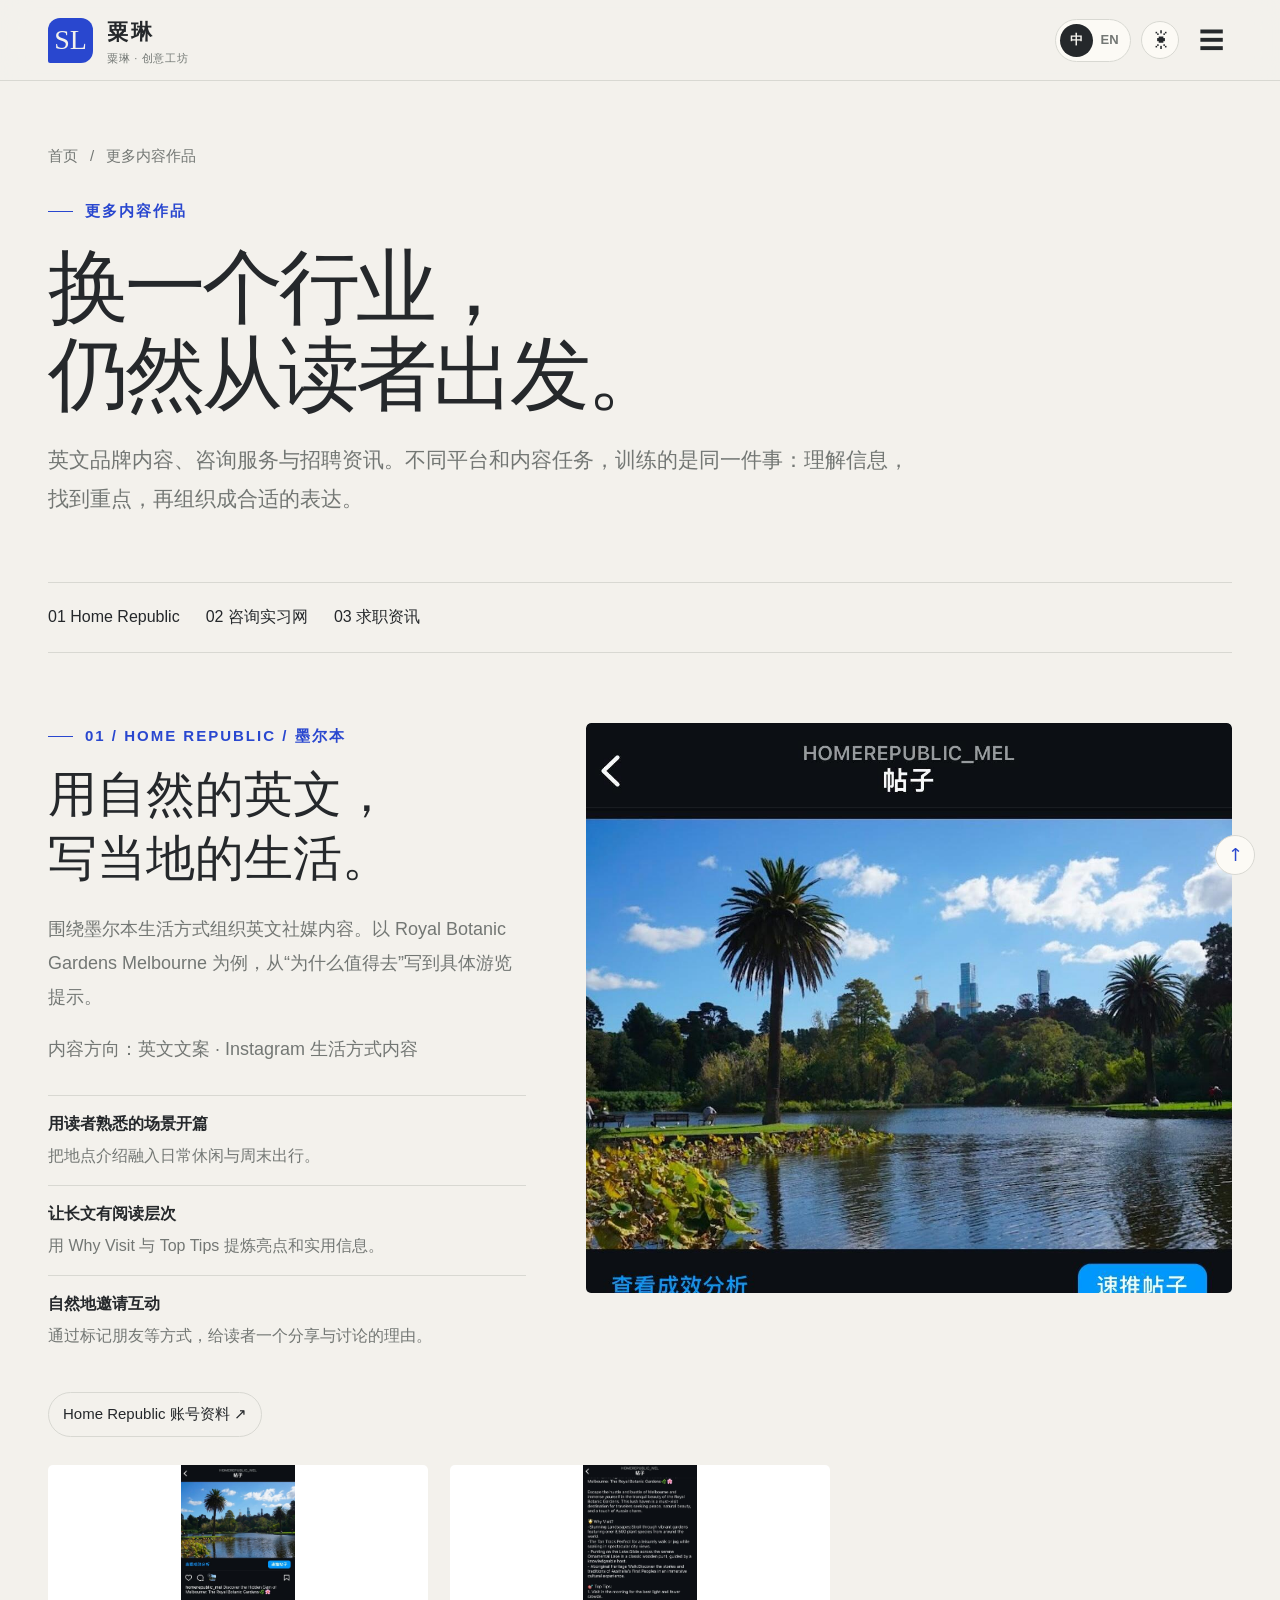
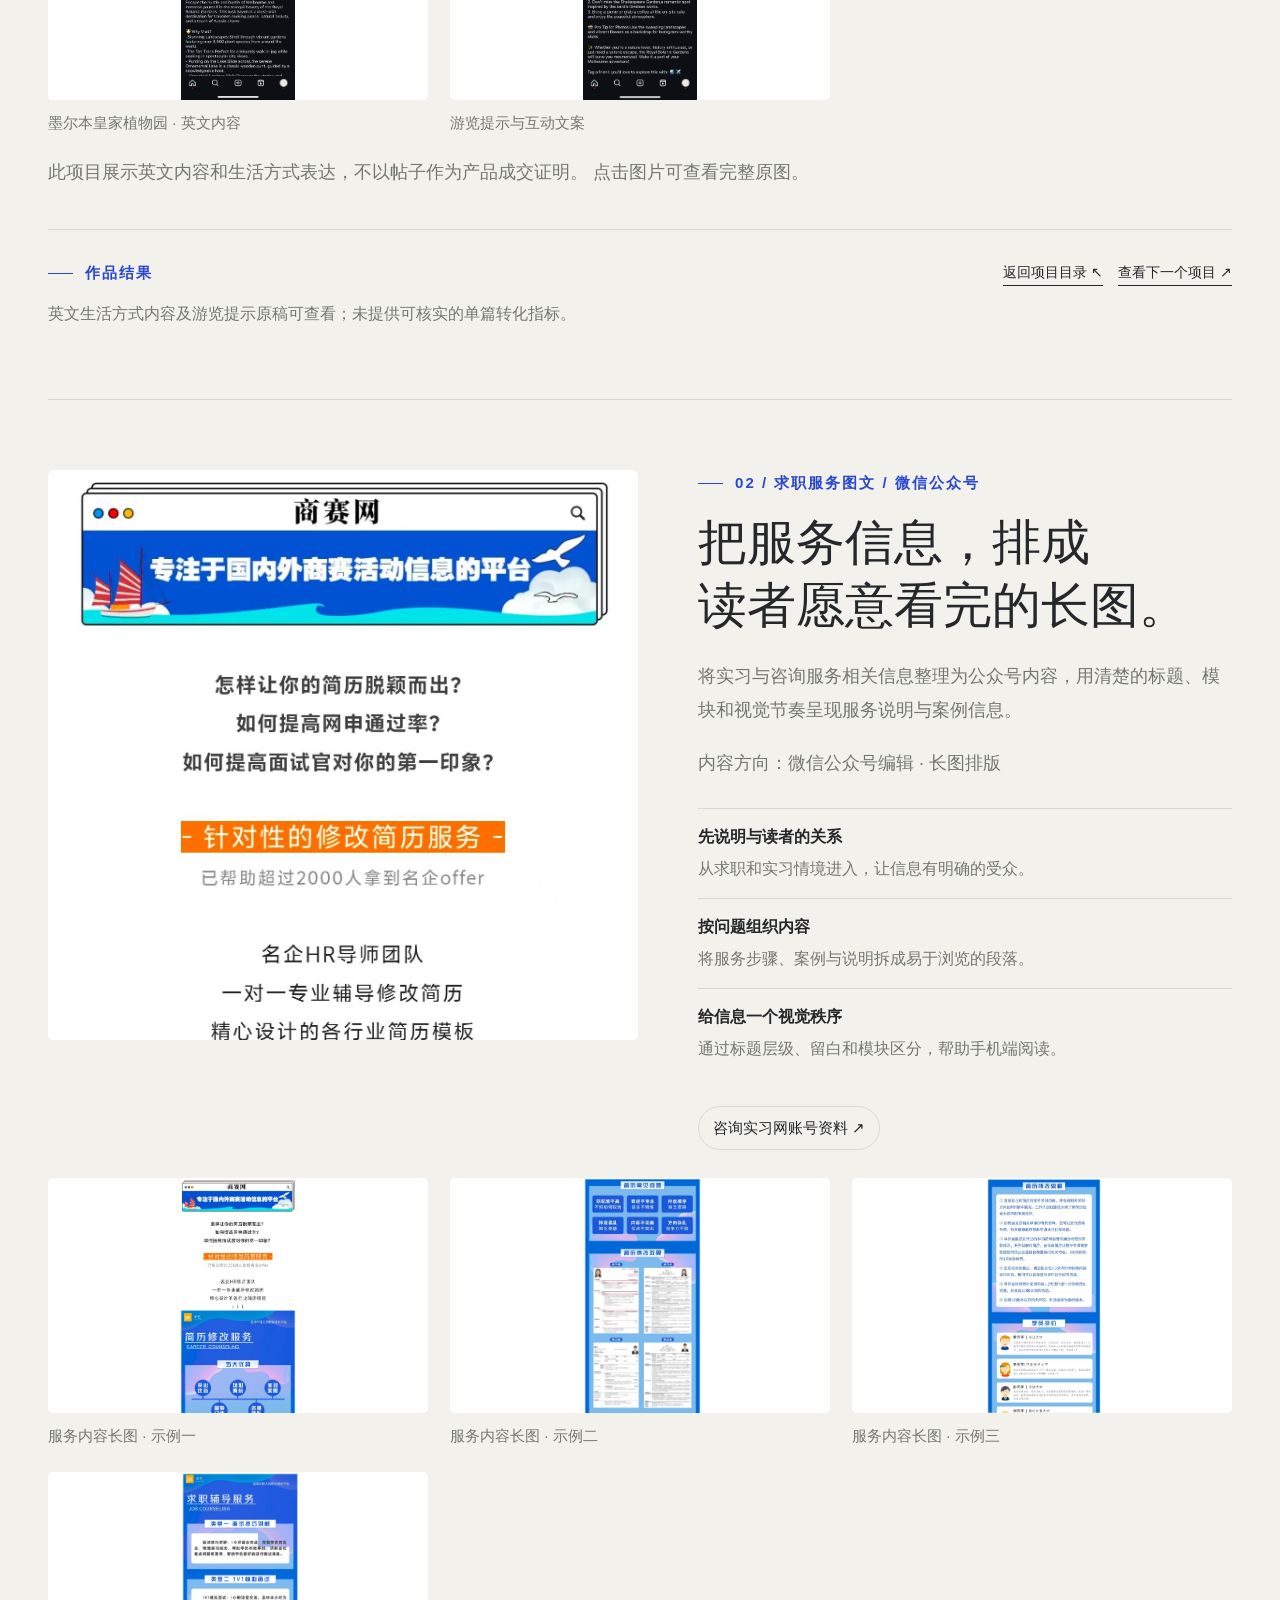
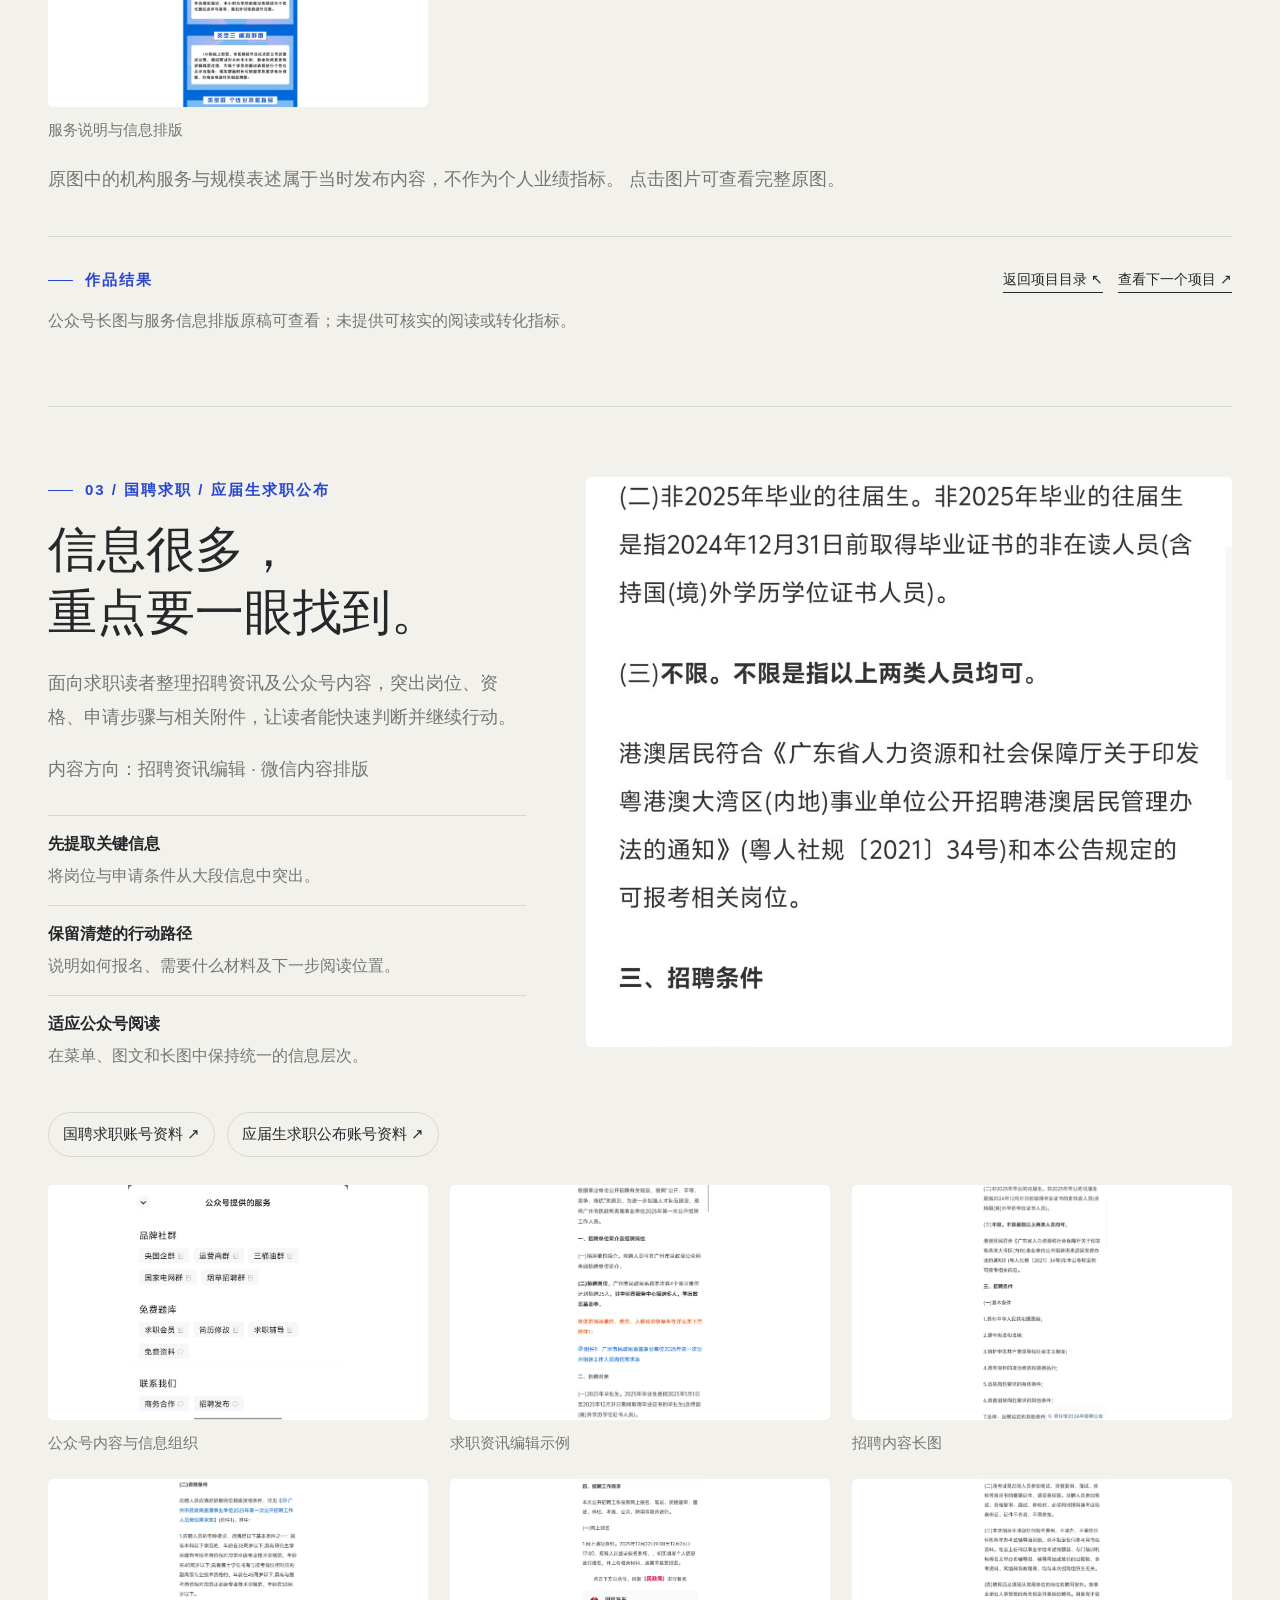
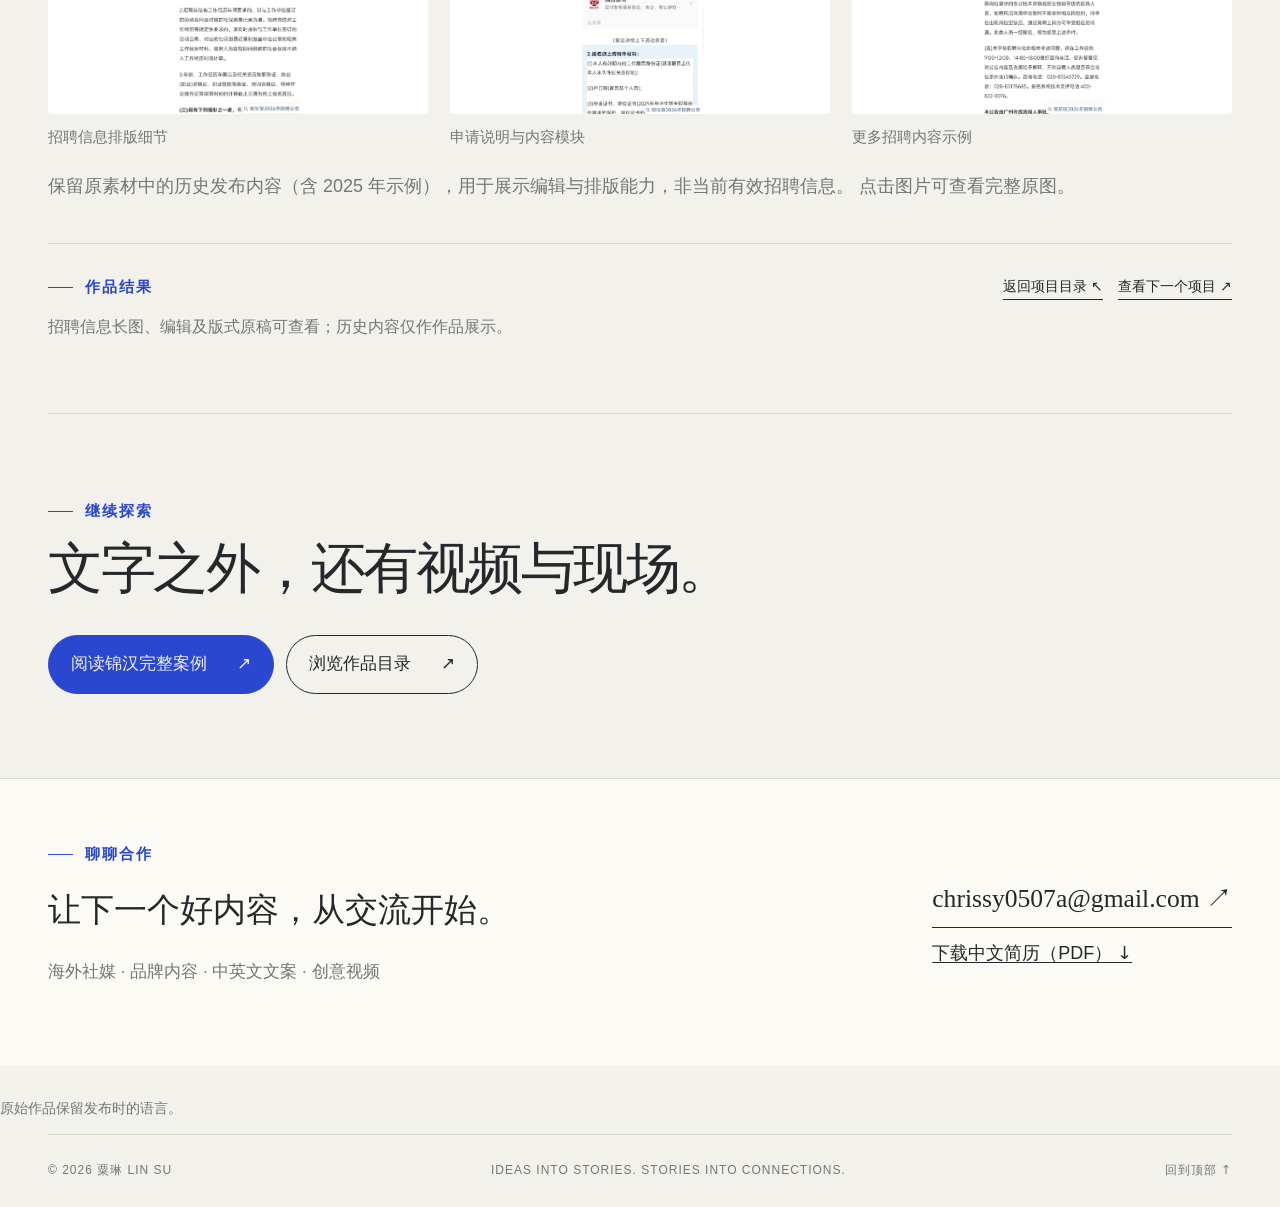
<file: projects.html>
<!doctype html><html lang="zh-CN"><head><meta charset="utf-8"><meta name="viewport" content="width=device-width,initial-scale=1"><meta name="theme-color" content="#2947cf"><meta name="robots" content="noindex,nofollow,noarchive"><meta name="description" content="粟琳的个人作品集：海外社媒运营、英文文案、AI创意视频、买家沟通与品牌内容。"><title>品牌文案与微信内容 · 粟琳 LIN SU</title><link rel="icon" href="favicon.svg"><script>try{document.documentElement.dataset.theme=localStorage.getItem("lin-studio-theme")||"day"}catch(e){}try{const q=new URLSearchParams(location.search).get("lang");document.documentElement.lang=q?(q==="en"?"en":"zh-CN"):(localStorage.getItem("lin-studio-language")||"zh-CN")}catch(e){}</script><link rel="stylesheet" href="styles.css"><link rel="stylesheet" href="studio.css"><script src="data.js" defer></script><script src="i18n-data.js" defer></script><script src="i18n.js" defer></script><script src="app.js" defer></script><script src="studio.js" defer></script><script src="enhancements.js" defer></script><link rel="stylesheet" href="enhancements.css"><link rel="stylesheet" href="v2.css"><script src="v2.js" defer></script><link rel="stylesheet" href="awards.css"></head><body id="top" class="page-projects"><a class="skip-link" href="#main">跳到主要内容</a><header class="nav"><div class="wrap nav-inner"><a class="brand" href="index.html" aria-label="粟琳，返回首页"><span class="monogram">SL</span><span><strong>粟琳</strong><small><span class="l10n-zh" data-original>粟琳 · 创意工坊</span><span class="l10n-en" data-original>LIN SU · CREATIVE STUDIO</span></small></span></a><nav class="nav-links" id="navigation" aria-label="主要导航"><a href="index.html#work">精选项目</a><a href="jinhan.html">锦汉案例</a><a href="projects.html" aria-current="page">更多作品</a><a href="awards.html" data-original><span class="award-zh">奖项与荣誉</span><span class="award-en">Awards</span></a><a href="archive.html">作品目录</a><a class="nav-recruiter" href="recruiters.html">HR 快速浏览 ↗</a><a href="recruiters.html#contact">简历与联系 ↓</a><a class="nav-cta" href="index.html#contact">联系 ↗</a></nav><div class="nav-actions"><div class="language-switch" role="group" aria-label="语言选择"><button type="button" data-lang="zh-CN" data-language-control aria-label="中文" aria-pressed="true">中</button><button type="button" data-lang="en" data-language-control aria-label="English" aria-pressed="false">EN</button></div><button class="theme-toggle" type="button" aria-label="切换为夜间工作室" aria-pressed="false"><span aria-hidden="true">☀</span></button><button class="menu-button" type="button" aria-label="打开导航" aria-controls="navigation" aria-expanded="false">☰</button></div></div></header><div class="reading-progress" aria-hidden="true"></div><main id="main"><div class="wrap"><header class="page-hero"><div class="breadcrumbs"><a href="index.html">首页</a><span>/</span><span>更多内容作品</span></div><div class="eyebrow"><span class="l10n-zh" data-original>更多内容作品</span><span class="l10n-en" data-original>MORE SELECTED WORK</span></div><h1>换一个行业，<br>仍然从读者出发。</h1><p class="lead">英文品牌内容、咨询服务与招聘资讯。不同平台和内容任务，训练的是同一件事：理解信息，找到重点，再组织成合适的表达。</p></header><nav class="subnav" aria-label="其他项目"><a href="#home">01 Home Republic</a><a href="#consult">02 咨询实习网</a><a href="#career">03 求职资讯</a></nav><section class="other-project" id="home"><div class="project-top"><div><div class="eyebrow"><span class="l10n-zh" data-original>01 / Home Republic / 墨尔本</span><span class="l10n-en" data-original>01 / HOME REPUBLIC / MELBOURNE</span></div><h2>用自然的英文，<br>写当地的生活。</h2><p>围绕墨尔本生活方式组织英文社媒内容。以 Royal Botanic Gardens Melbourne 为例，从“为什么值得去”写到具体游览提示。</p><p class="note">内容方向：英文文案 · Instagram 生活方式内容</p><div class="project-points"><div><b>用读者熟悉的场景开篇</b><span>把地点介绍融入日常休闲与周末出行。</span></div><div><b>让长文有阅读层次</b><span>用 Why Visit 与 Top Tips 提炼亮点和实用信息。</span></div><div><b>自然地邀请互动</b><span>通过标记朋友等方式，给读者一个分享与讨论的理由。</span></div></div><div class="proof-row"><button data-image="page19_img01" data-title="Home Republic 账号资料">Home Republic 账号资料 ↗</button></div></div><div class="editorial-image"><button class="gallery-button" data-image="page20_img01" data-title="HOME REPUBLIC / MELBOURNE内容原图" aria-label="查看：HOME REPUBLIC / MELBOURNE内容原图"><img src="assets/images/page20_img01.jpeg" alt="HOME REPUBLIC / MELBOURNE内容原图" loading="lazy"></button></div></div><div class="gallery"><figure><button class="gallery-button contain" data-image="page20_img01" data-title="墨尔本皇家植物园 · 英文内容" aria-label="查看：墨尔本皇家植物园 · 英文内容"><img src="assets/images/page20_img01.jpeg" alt="墨尔本皇家植物园 · 英文内容" loading="lazy"></button><figcaption>墨尔本皇家植物园 · 英文内容</figcaption></figure><figure><button class="gallery-button contain" data-image="page20_img02" data-title="游览提示与互动文案" aria-label="查看：游览提示与互动文案"><img src="assets/images/page20_img02.jpeg" alt="游览提示与互动文案" loading="lazy"></button><figcaption>游览提示与互动文案</figcaption></figure></div><p class="note">此项目展示英文内容和生活方式表达，不以帖子作为产品成交证明。 点击图片可查看完整原图。</p><div class="project-conclusion"><div><span class="eyebrow"><span class="l10n-zh" data-original>作品结果</span><span class="l10n-en" data-original>THE OUTCOME / 作品结果</span></span><p>英文生活方式内容及游览提示原稿可查看；未提供可核实的单篇转化指标。</p></div><nav aria-label="项目继续浏览"><a href="index.html#work">返回项目目录 ↖</a><a href="#consult">查看下一个项目 ↗</a></nav></div></section><section class="other-project" id="consult"><div class="project-top"><div><div class="eyebrow"><span class="l10n-zh" data-original>02 / 求职服务图文 / 微信公众号</span><span class="l10n-en" data-original>02 / 咨询实习网 / WECHAT</span></div><h2>把服务信息，排成<br>读者愿意看完的长图。</h2><p>将实习与咨询服务相关信息整理为公众号内容，用清楚的标题、模块和视觉节奏呈现服务说明与案例信息。</p><p class="note">内容方向：微信公众号编辑 · 长图排版</p><div class="project-points"><div><b>先说明与读者的关系</b><span>从求职和实习情境进入，让信息有明确的受众。</span></div><div><b>按问题组织内容</b><span>将服务步骤、案例与说明拆成易于浏览的段落。</span></div><div><b>给信息一个视觉秩序</b><span>通过标题层级、留白和模块区分，帮助手机端阅读。</span></div></div><div class="proof-row"><button data-image="page21_img01" data-title="咨询实习网账号资料">咨询实习网账号资料 ↗</button></div></div><div class="editorial-image"><button class="gallery-button" data-image="page22_img01" data-title="求职服务内容原图" aria-label="查看：求职服务内容原图"><img src="assets/images/page22_img01.jpeg" alt="求职服务内容原图" loading="lazy"></button></div></div><div class="gallery"><figure><button class="gallery-button contain" data-image="page22_img01" data-title="服务内容长图 · 示例一" aria-label="查看：服务内容长图 · 示例一"><img src="assets/images/page22_img01.jpeg" alt="服务内容长图 · 示例一" loading="lazy"></button><figcaption>服务内容长图 · 示例一</figcaption></figure><figure><button class="gallery-button contain" data-image="page22_img02" data-title="服务内容长图 · 示例二" aria-label="查看：服务内容长图 · 示例二"><img src="assets/images/page22_img02.jpeg" alt="服务内容长图 · 示例二" loading="lazy"></button><figcaption>服务内容长图 · 示例二</figcaption></figure><figure><button class="gallery-button contain" data-image="page22_img03" data-title="服务内容长图 · 示例三" aria-label="查看：服务内容长图 · 示例三"><img src="assets/images/page22_img03.jpeg" alt="服务内容长图 · 示例三" loading="lazy"></button><figcaption>服务内容长图 · 示例三</figcaption></figure><figure><button class="gallery-button contain" data-image="page22_img05" data-title="服务说明与信息排版" aria-label="查看：服务说明与信息排版"><img src="assets/images/page22_img05.jpeg" alt="服务说明与信息排版" loading="lazy"></button><figcaption>服务说明与信息排版</figcaption></figure></div><p class="note">原图中的机构服务与规模表述属于当时发布内容，不作为个人业绩指标。 点击图片可查看完整原图。</p><div class="project-conclusion"><div><span class="eyebrow"><span class="l10n-zh" data-original>作品结果</span><span class="l10n-en" data-original>THE OUTCOME / 作品结果</span></span><p>公众号长图与服务信息排版原稿可查看；未提供可核实的阅读或转化指标。</p></div><nav aria-label="项目继续浏览"><a href="index.html#work">返回项目目录 ↖</a><a href="#career">查看下一个项目 ↗</a></nav></div></section><section class="other-project" id="career"><div class="project-top"><div><div class="eyebrow">03 / 国聘求职 / 应届生求职公布</div><h2>信息很多，<br>重点要一眼找到。</h2><p>面向求职读者整理招聘资讯及公众号内容，突出岗位、资格、申请步骤与相关附件，让读者能快速判断并继续行动。</p><p class="note">内容方向：招聘资讯编辑 · 微信内容排版</p><div class="project-points"><div><b>先提取关键信息</b><span>将岗位与申请条件从大段信息中突出。</span></div><div><b>保留清楚的行动路径</b><span>说明如何报名、需要什么材料及下一步阅读位置。</span></div><div><b>适应公众号阅读</b><span>在菜单、图文和长图中保持统一的信息层次。</span></div></div><div class="proof-row"><button data-image="page23_img02" data-title="国聘求职账号资料">国聘求职账号资料 ↗</button><button data-image="page23_img03" data-title="应届生求职公布账号资料">应届生求职公布账号资料 ↗</button></div></div><div class="editorial-image"><button class="gallery-button" data-image="page24_img03" data-title="国聘求职 / 应届生求职公布内容原图" aria-label="查看：国聘求职 / 应届生求职公布内容原图"><img src="assets/images/page24_img03.jpeg" alt="国聘求职 / 应届生求职公布内容原图" loading="lazy"></button></div></div><div class="gallery"><figure><button class="gallery-button contain" data-image="page24_img01" data-title="公众号内容与信息组织" aria-label="查看：公众号内容与信息组织"><img src="assets/images/page24_img01.jpeg" alt="公众号内容与信息组织" loading="lazy"></button><figcaption>公众号内容与信息组织</figcaption></figure><figure><button class="gallery-button contain" data-image="page24_img02" data-title="求职资讯编辑示例" aria-label="查看：求职资讯编辑示例"><img src="assets/images/page24_img02.jpeg" alt="求职资讯编辑示例" loading="lazy"></button><figcaption>求职资讯编辑示例</figcaption></figure><figure><button class="gallery-button contain" data-image="page24_img03" data-title="招聘内容长图" aria-label="查看：招聘内容长图"><img src="assets/images/page24_img03.jpeg" alt="招聘内容长图" loading="lazy"></button><figcaption>招聘内容长图</figcaption></figure><figure><button class="gallery-button contain" data-image="page24_img04" data-title="招聘信息排版细节" aria-label="查看：招聘信息排版细节"><img src="assets/images/page24_img04.jpeg" alt="招聘信息排版细节" loading="lazy"></button><figcaption>招聘信息排版细节</figcaption></figure><figure><button class="gallery-button contain" data-image="page24_img06" data-title="申请说明与内容模块" aria-label="查看：申请说明与内容模块"><img src="assets/images/page24_img06.jpeg" alt="申请说明与内容模块" loading="lazy"></button><figcaption>申请说明与内容模块</figcaption></figure><figure><button class="gallery-button contain" data-image="page24_img08" data-title="更多招聘内容示例" aria-label="查看：更多招聘内容示例"><img src="assets/images/page24_img08.jpeg" alt="更多招聘内容示例" loading="lazy"></button><figcaption>更多招聘内容示例</figcaption></figure></div><p class="note">保留原素材中的历史发布内容（含 2025 年示例），用于展示编辑与排版能力，非当前有效招聘信息。 点击图片可查看完整原图。</p><div class="project-conclusion"><div><span class="eyebrow"><span class="l10n-zh" data-original>作品结果</span><span class="l10n-en" data-original>THE OUTCOME / 作品结果</span></span><p>招聘信息长图、编辑及版式原稿可查看；历史内容仅作作品展示。</p></div><nav aria-label="项目继续浏览"><a href="index.html#work">返回项目目录 ↖</a><a href="archive.html">查看下一个项目 ↗</a></nav></div></section><section class="section"><div class="section-head"><div><div class="eyebrow"><span class="l10n-zh" data-original>继续探索</span><span class="l10n-en" data-original>KEEP EXPLORING</span></div><h2>文字之外，还有视频与现场。</h2></div></div><div class="buttons"><a class="button primary" href="jinhan.html">阅读锦汉完整案例<span aria-hidden="true">↗</span></a><a class="button" href="archive.html">浏览作品目录<span aria-hidden="true">↗</span></a></div></section></div></main><section class="contact" id="contact"><div class="wrap contact-inner"><div><div class="eyebrow"><span class="l10n-zh" data-original>聊聊合作</span><span class="l10n-en" data-original>LET’S CREATE SOMETHING</span></div><h2>让下一个好内容，从交流开始。</h2><p>海外社媒 · 品牌内容 · 中英文文案 · 创意视频</p></div><div class="contact-actions"><a class="mail" href="mailto:chrissy0507a@gmail.com">chrissy0507a@gmail.com ↗</a><a class="contact-resume" href="assets/documents/su-lin-resume-zh.pdf" download="Su-Lin-Resume-ZH.pdf">下载中文简历（PDF） ↓</a></div></div></section><p class="wrap original-note note">原始作品保留发布时的语言。</p><footer class="wrap footer"><span>© 2026 粟琳 LIN SU</span><span>IDEAS INTO STORIES. STORIES INTO CONNECTIONS.</span><a href="#top">回到顶部 ↑</a></footer><a class="back-top" href="#top" aria-label="回到顶部">↑</a><dialog class="modal" id="media-modal" aria-labelledby="modal-title"><div class="modal-top"><span id="modal-title"></span><button class="close-modal" id="close-modal" aria-label="关闭预览">×</button></div><div class="modal-body" id="modal-body"></div><div class="modal-foot" id="modal-foot"></div></dialog></body></html>
</file>
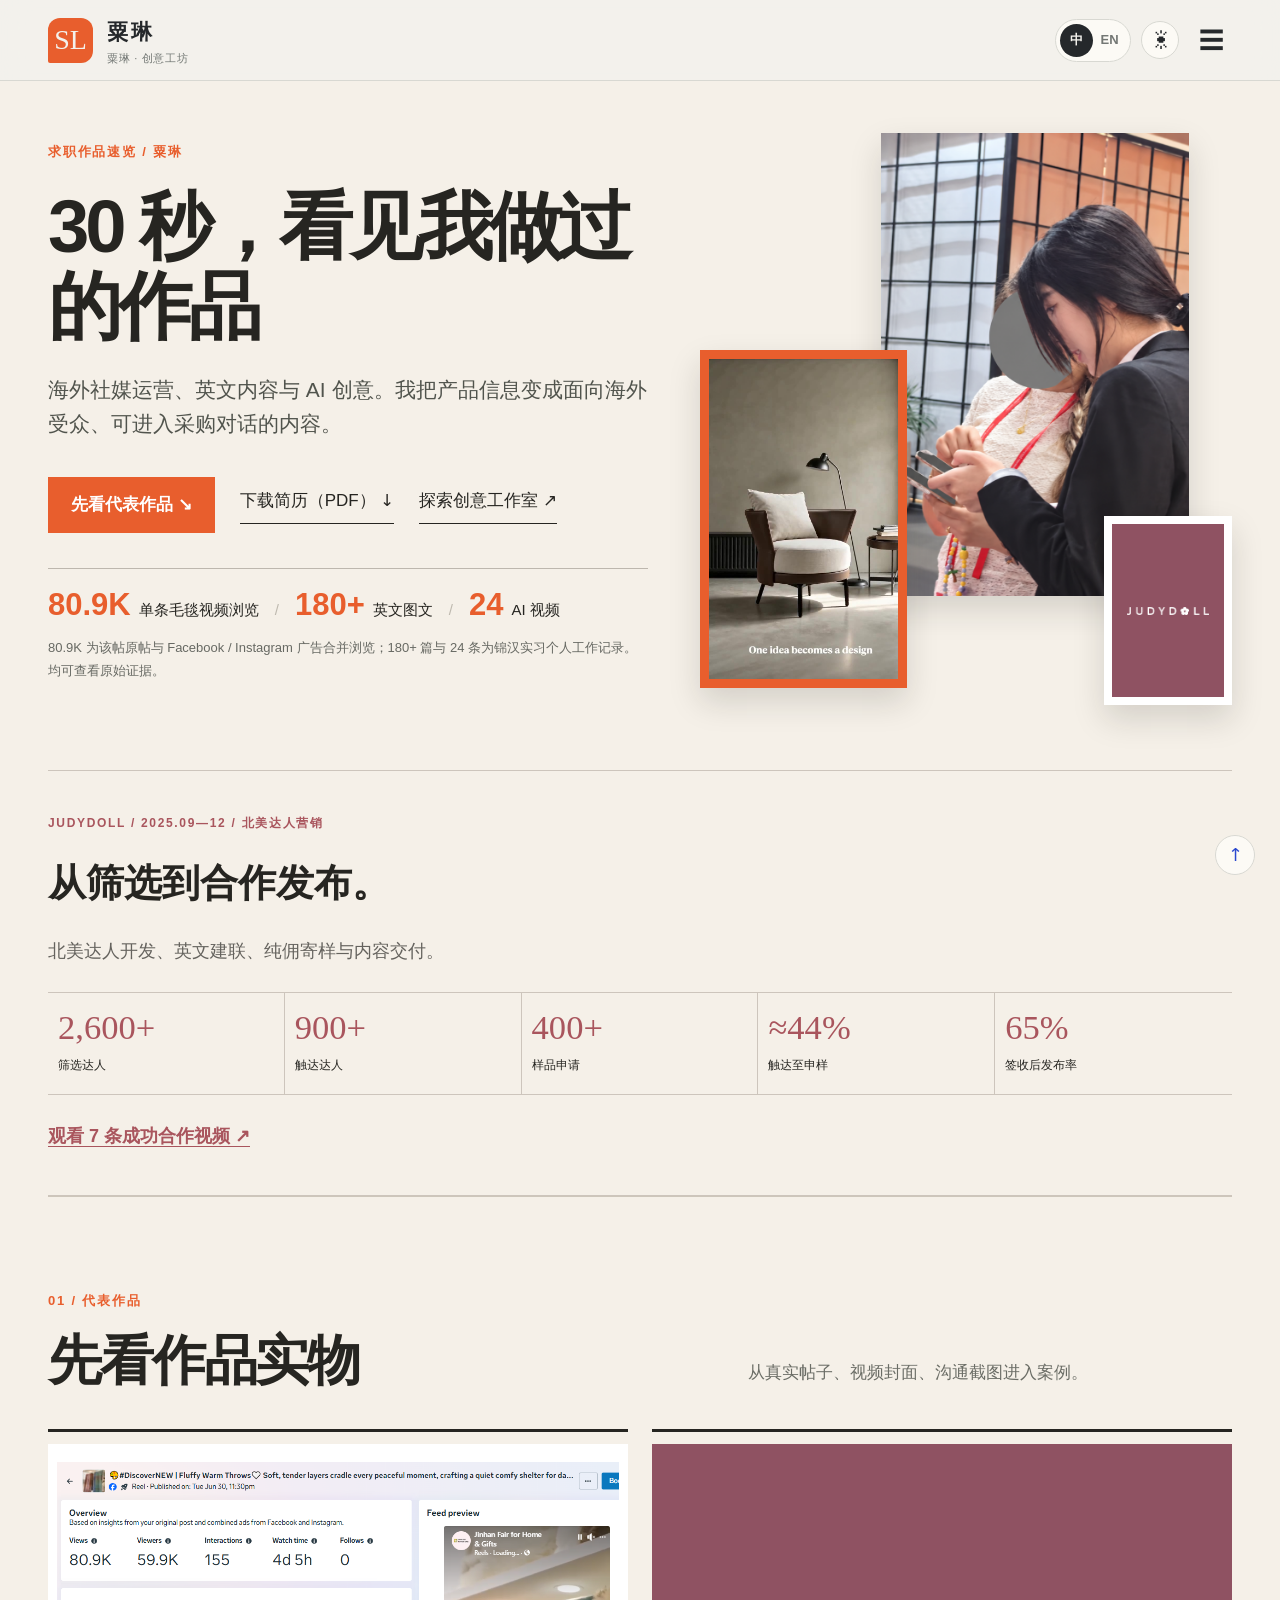
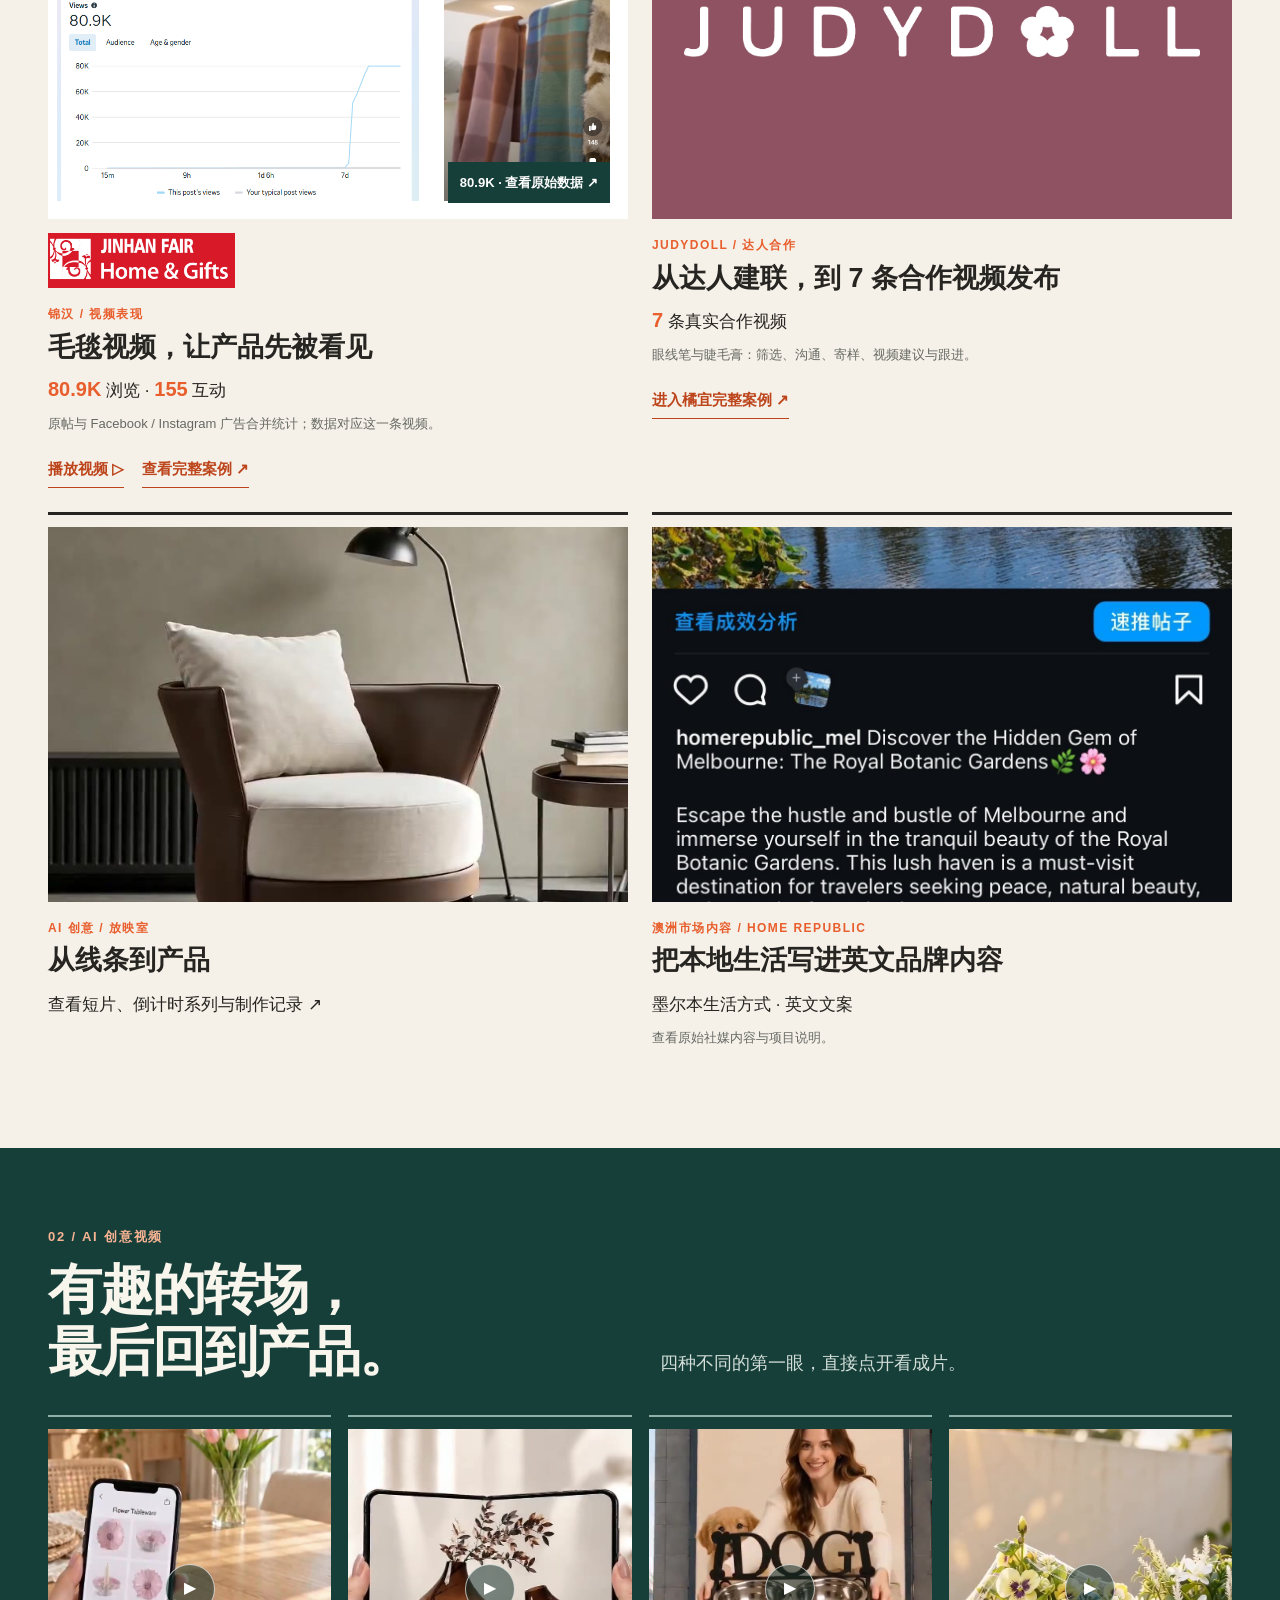
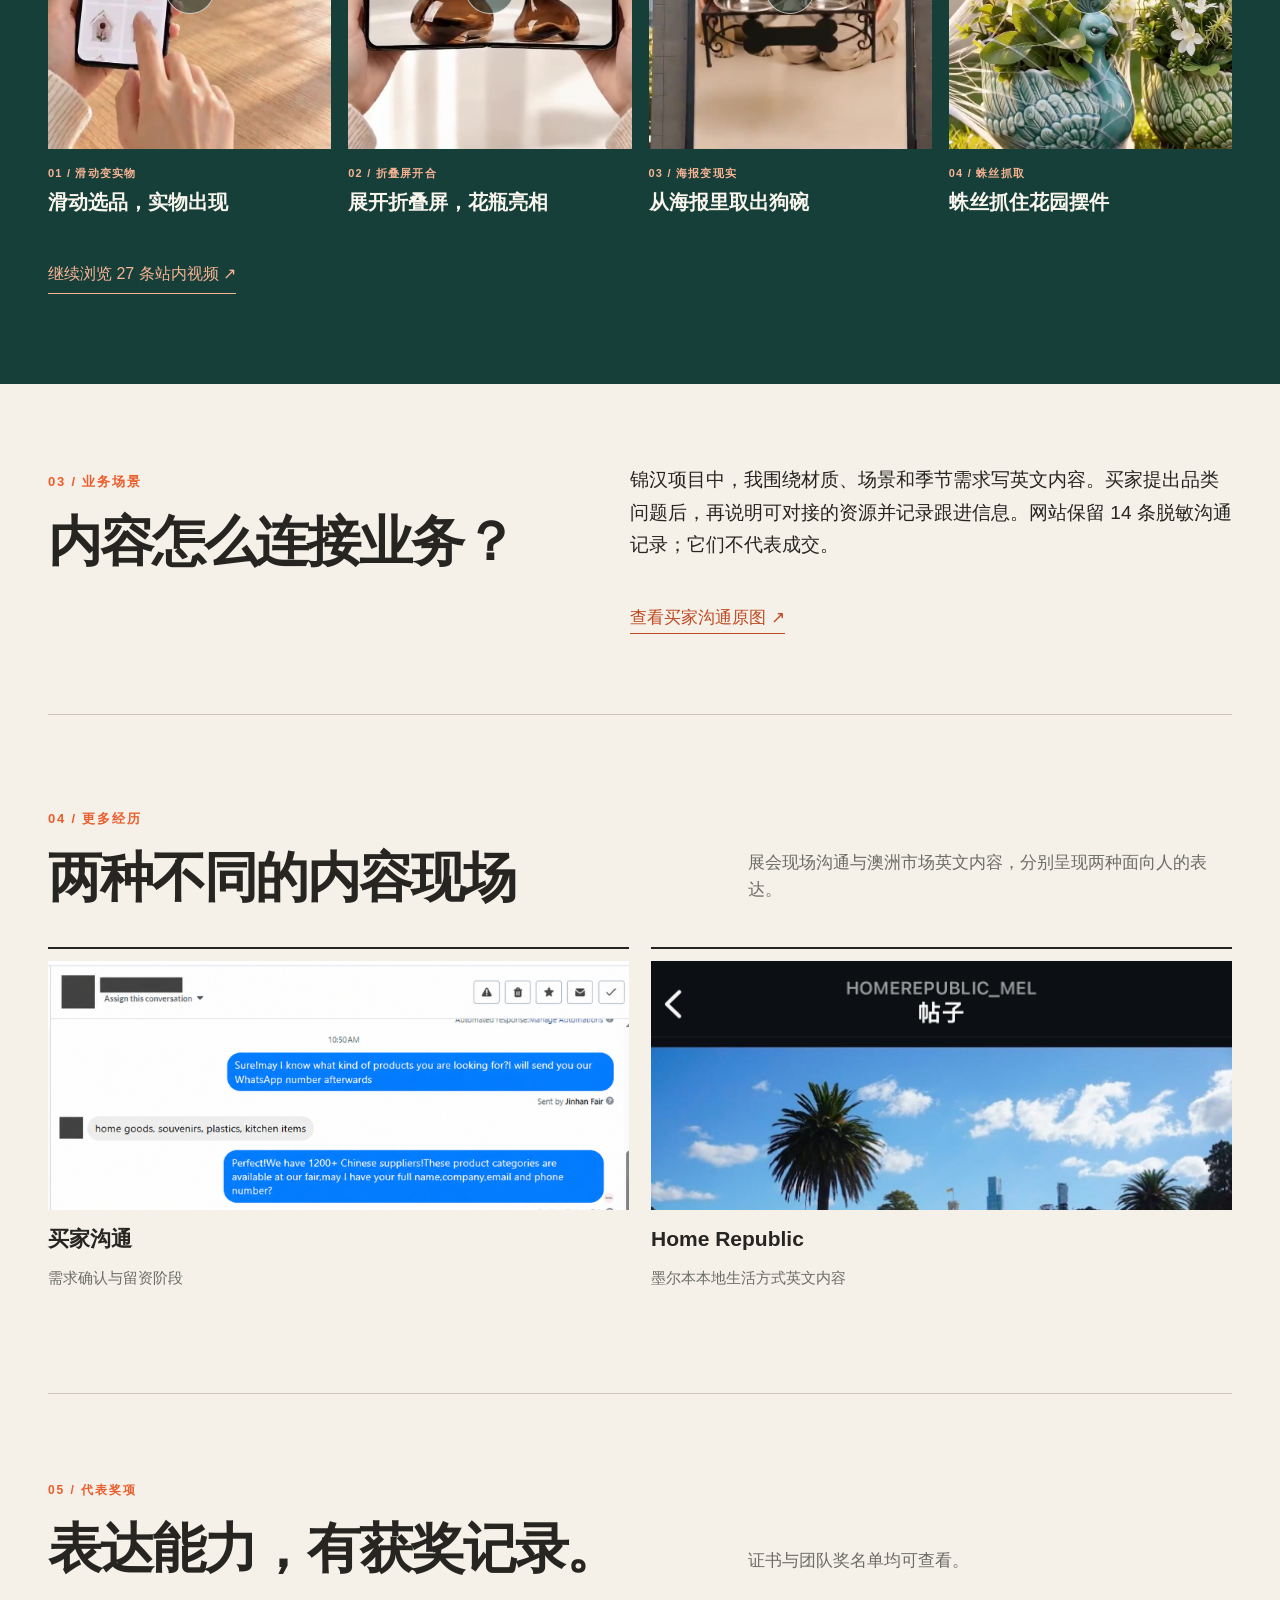
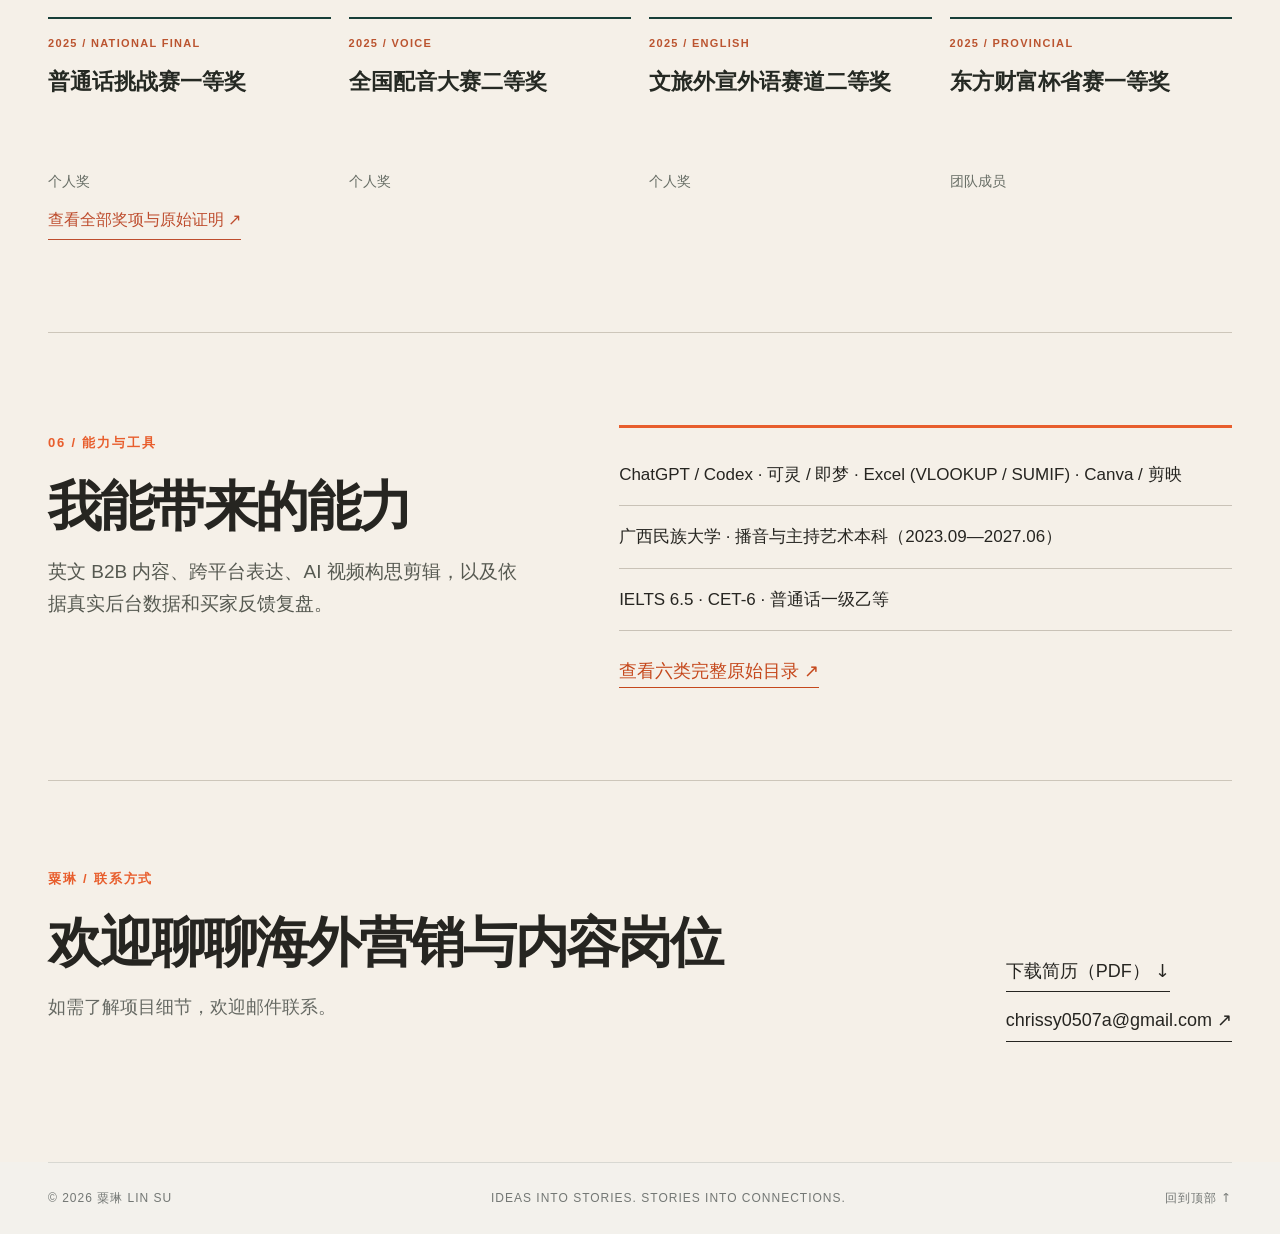
<file: recruiters.html>
<!doctype html><html lang="zh-CN"><head><meta charset="utf-8"><meta name="viewport" content="width=device-width,initial-scale=1"><meta name="theme-color" content="#2947cf"><meta name="robots" content="noindex,nofollow,noarchive"><meta name="description" content="粟琳的个人作品集：海外社媒运营、英文文案、AI创意视频、买家沟通与品牌内容。"><title>30 秒作品速览 · 粟琳 LIN SU</title><link rel="icon" href="favicon.svg"><script>try{document.documentElement.dataset.theme=localStorage.getItem("lin-studio-theme")||"day"}catch(e){}try{const q=new URLSearchParams(location.search).get("lang");document.documentElement.lang=q?(q==="en"?"en":"zh-CN"):(localStorage.getItem("lin-studio-language")||"zh-CN")}catch(e){}</script><link rel="stylesheet" href="styles.css"><link rel="stylesheet" href="studio.css"><script src="data.js" defer></script><script src="i18n-data.js" defer></script><script src="i18n.js" defer></script><script src="app.js" defer></script><script src="studio.js" defer></script><script src="enhancements.js" defer></script><link rel="stylesheet" href="enhancements.css"><link rel="stylesheet" href="v2.css"><link rel="stylesheet" href="recruiter-v3.css"><script src="v2.js" defer></script><link rel="stylesheet" href="awards.css"><link rel="stylesheet" href="judydoll-integration.css"><link rel="stylesheet" href="home-order.css"></head><body id="top" class="page-recruiters"><a class="skip-link" href="#main">跳到主要内容</a><header class="nav"><div class="wrap nav-inner"><a class="brand" href="index.html" aria-label="粟琳，返回首页"><span class="monogram">SL</span><span><strong>粟琳</strong><small><span class="l10n-zh" data-original>粟琳 · 创意工坊</span><span class="l10n-en" data-original>LIN SU · CREATIVE STUDIO</span></small></span></a><nav class="nav-links" id="navigation" aria-label="主要导航"><a href="index.html#work">精选项目</a><a href="judydoll.html">JUDYDOLL</a><a href="jinhan.html">锦汉案例</a><a href="projects.html">更多作品</a><a href="awards.html" data-original><span class="award-zh">奖项与荣誉</span><span class="award-en">Awards</span></a><a href="archive.html">作品目录</a><a class="nav-recruiter" href="recruiters.html">HR 快速浏览 ↗</a><a href="recruiters.html#contact">简历与联系 ↓</a><a class="nav-cta" href="index.html#contact">联系 ↗</a></nav><div class="nav-actions"><div class="language-switch" role="group" aria-label="语言选择"><button type="button" data-lang="zh-CN" data-language-control aria-label="中文" aria-pressed="true">中</button><button type="button" data-lang="en" data-language-control aria-label="English" aria-pressed="false">EN</button></div><button class="theme-toggle" type="button" aria-label="切换为夜间工作室" aria-pressed="false"><span aria-hidden="true">☀</span></button><button class="menu-button" type="button" aria-label="打开导航" aria-controls="navigation" aria-expanded="false">☰</button></div></div></header><div class="reading-progress" aria-hidden="true"></div><main id="main" class="hr-v3" data-original>
  <section class="hr-hero wrap">
    <div class="hr-hero-copy">
      <div class="hr-kicker"><span class="l10n-zh" data-original>求职作品速览 / 粟琳</span><span class="l10n-en" data-original>FOR RECRUITERS / LIN SU</span></div>
      <h1><span class="zh">30 秒，看见我做过的作品</span><span class="en">See the work in 30 seconds</span></h1>
      <p class="hr-lede"><span class="zh">海外社媒运营、英文内容与 AI 创意。我把产品信息变成面向海外受众、可进入采购对话的内容。</span><span class="en">Overseas social media, English content and AI creative. I turn product information into content that helps start buyer conversations.</span></p>
      <div class="hr-hero-actions">
        <a class="hr-button" href="#selected"><span class="zh">先看代表作品 ↘</span><span class="en">See selected work ↘</span></a>
        <a class="hr-quiet" href="assets/documents/su-lin-resume-zh.pdf" download="Su-Lin-Resume-ZH.pdf"><span class="zh">下载简历（PDF） ↓</span><span class="en">Download résumé (Chinese PDF) ↓</span></a><a class="hr-quiet" href="index.html"><span class="zh">探索创意工作室 ↗</span><span class="en">Explore the creative studio ↗</span></a>
      </div>
      <div class="hr-proofline"><b>80.9K</b> <span class="zh">单条毛毯视频浏览</span><span class="en">views on one throws video</span> <i>/</i> <b>180+</b> <span class="zh">英文图文</span><span class="en">English content pieces</span> <i>/</i> <b>24</b> <span class="zh">AI 视频</span><span class="en">AI videos</span></div>
      <p class="hr-small"><span class="zh">80.9K 为该帖原帖与 Facebook / Instagram 广告合并浏览；180+ 篇与 24 条为锦汉实习个人工作记录。均可查看原始证据。</span><span class="en">80.9K combines the post and Facebook/Instagram ad views. The 180+ pieces and 24 films are personal work-log figures from JINHAN; source evidence is linked below.</span></p>
    </div>
    <div class="hr-hero-collage" aria-label="粟琳的真实现场和作品" data-en-aria-label="On-site work and portfolio samples">
      <img class="hr-hero-photo" src="assets/images/field-02.png" alt="粟琳在展会现场协助查看信息" data-en-alt="Lin Su assisting at the trade fair">
      <img class="hr-hero-film" src="assets/posters/v08.jpg" alt="椅子线稿变实物 AI 视频封面" data-en-alt="Chair sketch to product film still">
      <img class="hr-hero-post hr-hero-brand" src="assets/brand/judydoll-logo.png" alt="JUDYDOLL 品牌标识">
    </div>
  </section><section class="hr-jd-fast wrap" id="judydoll-quick"><div><span>JUDYDOLL / 2025.09—12 / <span class="l10n-zh" data-original>北美达人营销</span><span class="l10n-en" data-original>NORTH AMERICA KOL MARKETING</span></span><h2><span class="zh">从筛选到合作发布。</span><span class="en">From creator discovery to published content.</span></h2><p><span class="zh">北美达人开发、英文建联、纯佣寄样与内容交付。</span><span class="en">US creator research, English outreach, affiliate gifting and content delivery.</span></p></div><div class="hr-jd-stats"><span><b>2,600+</b><small><span class="zh">筛选达人</span><span class="en">researched</span></small></span><span><b>900+</b><small><span class="zh">触达达人</span><span class="en">contacted</span></small></span><span><b>400+</b><small><span class="zh">样品申请</span><span class="en">applications</span></small></span><span><b>≈44%</b><small><span class="zh">触达至申样</span><span class="en">application rate</span></small></span><span><b>65%</b><small><span class="zh">签收后发布率</span><span class="en">post-delivery publishing</span></small></span></div><a href="judydoll.html#collaborations"><span class="zh">观看 7 条成功合作视频 ↗</span><span class="en">View 7 published collaborations ↗</span></a></section>

  <section class="hr-works wrap" id="selected">
    <div class="hr-section-head"><span><span class="l10n-zh" data-original>01 / 代表作品</span><span class="l10n-en" data-original>01 / WORK FIRST</span></span><h2><span class="zh">先看作品实物</span><span class="en">The work, up front</span></h2><p><span class="zh">从真实帖子、视频封面、沟通截图进入案例。</span><span class="en">Start with real posts, video covers and buyer conversations.</span></p></div>
    <div class="hr-feature-grid">
      <article class="hr-feature hr-feature-main">
  <button class="hr-feature-proof" type="button" data-image="postdata05" data-title="毛毯视频 · 80.9K 浏览后台截图" data-title-en="Throws video · 80.9K views, source screenshot"><img src="assets/images/post-data-05.png" loading="lazy" alt=""><span class="zh">80.9K · 查看原始数据 ↗</span><span class="en">80.9K · View source data ↗</span></button>
  <img class="hr-brand-logo" src="assets/brand/jinhan-fair-logo.png" alt="锦汉品牌标识"><span class="hr-feature-label"><span class="l10n-zh" data-original>锦汉 / 视频表现</span><span class="l10n-en" data-original><span class="l10n-zh" data-original>锦汉 / 视频表现</span><span class="l10n-en" data-original>JINHAN FAIR / VIDEO PERFORMANCE</span></span></span>
  <h3><span class="zh">毛毯视频，让产品先被看见</span><span class="en">A throws video that drew attention</span></h3>
  <p><b>80.9K</b> <span class="zh">浏览</span><span class="en">views</span> · <b>155</b> <span class="zh">互动</span><span class="en">interactions</span></p>
  <small><span class="zh">原帖与 Facebook / Instagram 广告合并统计；数据对应这一条视频。</span><span class="en">Combined original-post and Facebook/Instagram ad data for this one video.</span></small>
  <div class="hr-feature-actions"><button type="button" data-video="throws"><span class="zh">播放视频 ▷</span><span class="en">Play the film ▷</span></button><a href="jinhan.html#performance"><span class="zh">查看完整案例 ↗</span><span class="en">See case and data ↗</span></a></div>
</article><article class="hr-feature hr-feature-jd"><a href="judydoll.html"><img src="assets/brand/judydoll-logo.png" alt="JUDYDOLL 品牌标识" loading="lazy"></a><span class="hr-feature-label"><span class="l10n-zh" data-original>JUDYDOLL / 达人合作</span><span class="l10n-en" data-original>JUDYDOLL / CREATOR PARTNERSHIPS</span></span><h3><span class="zh">从达人建联，到 7 条合作视频发布</span><span class="en">From outreach to 7 published creator videos</span></h3><p><b>7</b> <span class="zh">条真实合作视频</span><span class="en">published collaboration posts</span></p><small><span class="zh">眼线笔与睫毛膏：筛选、沟通、寄样、视频建议与跟进。</span><span class="en">Eyeliner and mascara: research, outreach, gifting, feedback and follow-up.</span></small><div class="hr-feature-actions"><a href="judydoll.html"><span class="zh">进入橘宜完整案例 ↗</span><span class="en">Explore the full case ↗</span></a></div></article>
      <a class="hr-feature" href="archive.html?tab=videos"><img src="assets/posters/v08.jpg" alt="椅子线稿变实物 AI 创意短片" data-en-alt="Chair sketch to product film still"><span class="hr-feature-label"><span class="l10n-zh" data-original>AI 创意 / 放映室</span><span class="l10n-en" data-original>AI CREATIVE / SCREENING ROOM</span></span><h3><span class="zh">从线条到产品</span><span class="en">From line to product</span></h3><p><span class="zh">查看短片、倒计时系列与制作记录 ↗</span><span class="en">Films, countdowns and process ↗</span></p></a>
      <a class="hr-feature" href="projects.html#home"><img src="assets/images/page20_img01.jpeg" alt="Home Republic 墨尔本生活方式英文内容" data-en-alt="Original Home Republic lifestyle post"><span class="hr-feature-label"><span class="zh">澳洲市场内容</span><span class="en">AUSTRALIAN MARKET CONTENT</span> / HOME REPUBLIC</span><h3><span class="zh">把本地生活写进英文品牌内容</span><span class="en">English brand content grounded in local life</span></h3><p><span class="zh">墨尔本生活方式 · 英文文案</span><span class="en">Melbourne lifestyle · English copy</span></p><small><span class="zh">查看原始社媒内容与项目说明。</span><span class="en">See original social content and project notes.</span></small></a>
    </div>
  </section>

  <section class="hr-motion" id="creative-films" aria-labelledby="hr-motion-title">
  <div class="wrap">
    <div class="hr-motion-head"><span><span class="l10n-zh" data-original>02 / AI 创意视频</span><span class="l10n-en" data-original>02 / AI CREATIVE IN MOTION</span></span><h2 id="hr-motion-title"><span class="zh">有趣的转场，<br>最后回到产品。</span><span class="en">Playful transitions.<br>Products at the center.</span></h2><p><span class="zh">四种不同的第一眼，直接点开看成片。</span><span class="en">Four different opening hooks. Play the finished films here.</span></p></div>
    <div class="hr-motion-grid">
      <button type="button" data-video="v10"><span class="hr-motion-visual"><img src="assets/posters/v10-swipe.jpg" alt="" loading="lazy"><span class="hr-motion-play" aria-hidden="true">▶</span></span><span class="sr-only"><span class="zh">播放：</span><span class="en">Play:</span></span><span class="hr-motion-no"><span class="l10n-zh" data-original>01 / 滑动变实物</span><span class="l10n-en" data-original>01 / SWIPE TO REALITY</span></span><strong><span class="zh">滑动选品，实物出现</span><span class="en">Swipe a product into reality</span></strong></button>
      <button type="button" data-video="v11"><span class="hr-motion-visual"><img src="assets/posters/v11.jpg" alt="" loading="lazy"><span class="hr-motion-play" aria-hidden="true">▶</span></span><span class="sr-only"><span class="zh">播放：</span><span class="en">Play:</span></span><span class="hr-motion-no"><span class="l10n-zh" data-original>02 / 折叠屏开合</span><span class="l10n-en" data-original>02 / FOLD & REVEAL</span></span><strong><span class="zh">展开折叠屏，花瓶亮相</span><span class="en">Unfold an amber vase</span></strong></button>
      <button type="button" data-video="v09"><span class="hr-motion-visual"><img src="assets/posters/v09-pop.jpg" alt="" loading="lazy"><span class="hr-motion-play" aria-hidden="true">▶</span></span><span class="sr-only"><span class="zh">播放：</span><span class="en">Play:</span></span><span class="hr-motion-no"><span class="l10n-zh" data-original>03 / 海报变现实</span><span class="l10n-en" data-original>03 / OUT OF THE POSTER</span></span><strong><span class="zh">从海报里取出狗碗</span><span class="en">Lift a dog bowl from the poster</span></strong></button>
      <button type="button" data-video="v07"><span class="hr-motion-visual"><img src="assets/posters/v07-web.jpg" alt="" loading="lazy"><span class="hr-motion-play" aria-hidden="true">▶</span></span><span class="sr-only"><span class="zh">播放：</span><span class="en">Play:</span></span><span class="hr-motion-no"><span class="l10n-zh" data-original>04 / 蛛丝抓取</span><span class="l10n-en" data-original>04 / WEB-CATCH MOMENT</span></span><strong><span class="zh">蛛丝抓住花园摆件</span><span class="en">Catch a garden piece in a web</span></strong></button>
    </div>
    <a class="hr-motion-all" href="archive.html?tab=videos"><span class="zh">继续浏览 27 条站内视频 ↗</span><span class="en">Explore all 27 on-site videos ↗</span></a>
  </div>
</section>
<section class="hr-case-band">
    <div class="wrap hr-case-band-inner"><div><span><span class="l10n-zh" data-original>03 / 业务场景</span><span class="l10n-en" data-original>03 / BUSINESS CONTEXT</span></span><h2><span class="zh">内容怎么连接业务？</span><span class="en">How content serves a buyer decision</span></h2></div><p><span class="zh">锦汉项目中，我围绕材质、场景和季节需求写英文内容。买家提出品类问题后，再说明可对接的资源并记录跟进信息。网站保留 14 条脱敏沟通记录；它们不代表成交。</span><span class="en">At JINHAN, I wrote English content around materials, use cases and seasonal demand. Buyer questions led to resource explanations and follow-up details. The site holds 14 anonymized conversations; they do not prove sales.</span></p><a href="jinhan.html#buyers"><span class="zh">查看买家沟通原图 ↗</span><span class="en">View buyer conversation evidence ↗</span></a></div>
  </section>

  <section class="hr-more wrap">
    <div class="hr-section-head"><span><span class="l10n-zh" data-original>04 / 更多经历</span><span class="l10n-en" data-original>04 / THE RANGE</span></span><h2><span class="zh">两种不同的内容现场</span><span class="en">Two different content settings</span></h2><p><span class="zh">展会现场沟通与澳洲市场英文内容，分别呈现两种面向人的表达。</span><span class="en">A buyer conversation and Australian market content show two ways of connecting with an audience.</span></p></div>
    <div class="hr-more-grid">
      <a href="jinhan.html#buyers"><img src="assets/images/inquiry-06.png" alt="脱敏海外买家沟通原图" data-en-alt="Redacted international buyer conversation"><b><span class="zh">买家沟通</span><span class="en">Buyer communication</span></b><small><span class="zh">需求确认与留资阶段</span><span class="en">Inquiry and follow-up stage</span></small></a>
      <a href="projects.html#home"><img src="assets/images/page20_img01.jpeg" alt="Home Republic 英文 Instagram 内容原截图" data-en-alt="Original Home Republic English social post"><b>Home Republic</b><small><span class="zh">墨尔本本地生活方式英文内容</span><span class="en">English local lifestyle content</span></small></a>
    </div>
  </section>

  <section class="hr-awards wrap" id="awards" data-original><div class="hr-section-head"><span><span class="l10n-zh" data-original>05 / 代表奖项</span><span class="l10n-en" data-original>05 / SELECTED HONOURS</span></span><h2><span class="award-zh">表达能力，有获奖记录。</span><span class="award-en">Communication recognised.</span></h2><p><span class="award-zh">证书与团队奖名单均可查看。</span><span class="award-en">View original certificates and team award lists.</span></p></div>
       <div class="hr-awards-grid"><a href="awards.html#award-mandarin-1"><b>2025 / NATIONAL FINAL</b><strong><span class="award-zh">普通话挑战赛一等奖</span><span class="award-en">Mandarin Challenge · First prize</span></strong><small><span class="award-zh">个人奖</span><span class="award-en">Individual</span></small></a>
       <a href="awards.html#award-dubbing-2"><b>2025 / VOICE</b><strong><span class="award-zh">全国配音大赛二等奖</span><span class="award-en">National Dubbing · Second prize</span></strong><small><span class="award-zh">个人奖</span><span class="award-en">Individual</span></small></a>
       <a href="awards.html#award-tourism-2"><b>2025 / ENGLISH</b><strong><span class="award-zh">文旅外宣外语赛道二等奖</span><span class="award-en">Tourism promotion · Second prize</span></strong><small><span class="award-zh">个人奖</span><span class="award-en">Individual</span></small></a>
       <a href="awards.html#award-finance-1"><b>2025 / PROVINCIAL</b><strong><span class="award-zh">东方财富杯省赛一等奖</span><span class="award-en">Eastmoney Challenge · First prize</span></strong><small><span class="award-zh">团队成员</span><span class="award-en">Team member</span></small></a></div>
       <a class="hr-awards-link" href="awards.html"><span class="award-zh">查看全部奖项与原始证明 ↗</span><span class="award-en">Explore all awards and evidence ↗</span></a></section><section class="hr-profile wrap">
    <div><span><span class="l10n-zh" data-original>06 / 能力与工具</span><span class="l10n-en" data-original>06 / ABOUT & TOOLS</span></span><h2><span class="zh">我能带来的能力</span><span class="en">What I bring</span></h2><p><span class="zh">英文 B2B 内容、跨平台表达、AI 视频构思剪辑，以及依据真实后台数据和买家反馈复盘。</span><span class="en">B2B English content, platform-specific expression, AI video concepts and editing, with reviews grounded in source analytics and buyer feedback.</span></p></div>
    <div class="hr-profile-details"><p>ChatGPT / Codex · <span class="zh">可灵 / 即梦</span><span class="en">Kling / Jimeng</span> · Excel (VLOOKUP / SUMIF) · Canva / <span class="zh">剪映</span><span class="en">CapCut</span></p><p><span class="zh">广西民族大学 · 播音与主持艺术本科（2023.09—2027.06）</span><span class="en">Guangxi Minzu University · BA, Broadcasting and Hosting (2023.09—2027.06)</span></p><p>IELTS 6.5 · CET-6 · <span class="zh">普通话一级乙等</span><span class="en">Putonghua Level 1-B</span></p><a href="archive.html"><span class="zh">查看六类完整原始目录 ↗</span><span class="en">Explore the complete source archive ↗</span></a></div>
  </section>
  <section class="hr-close wrap" id="contact"><div><span><span class="l10n-zh" data-original>粟琳 / 联系方式</span><span class="l10n-en" data-original>LIN SU / CONTACT</span></span><h2><span class="zh">欢迎聊聊海外营销与内容岗位</span><span class="en">Let's talk about overseas marketing and content</span></h2><p><span class="zh">如需了解项目细节，欢迎邮件联系。</span><span class="en">Email me for more detail on the work.</span></p></div><div class="hr-close-actions"><a href="assets/documents/su-lin-resume-zh.pdf" download="Su-Lin-Resume-ZH.pdf"><span class="zh">下载简历（PDF） ↓</span><span class="en">Download résumé (Chinese PDF) ↓</span></a><a href="mailto:chrissy0507a@gmail.com">chrissy0507a@gmail.com ↗</a></div></section>
</main>
<footer class="wrap footer"><span>© 2026 粟琳 LIN SU</span><span>IDEAS INTO STORIES. STORIES INTO CONNECTIONS.</span><a href="#top">回到顶部 ↑</a></footer><a class="back-top" href="#top" aria-label="回到顶部">↑</a><dialog class="modal" id="media-modal" aria-labelledby="modal-title"><div class="modal-top"><span id="modal-title"></span><button class="close-modal" id="close-modal" aria-label="关闭预览">×</button></div><div class="modal-body" id="modal-body"></div><div class="modal-foot" id="modal-foot"></div></dialog></body></html>
</file>
<file: styles.css>
@charset "UTF-8";
:root{--paper:#f4f2e9;--cream:#faf9f3;--ink:#163d34;--muted:#68756d;--line:#cdd3c5;--lime:#d4df9d;--sans:Arial,"PingFang SC","Microsoft YaHei",sans-serif;--serif:Georgia,"Songti SC","SimSun",serif}*{box-sizing:border-box}html{scroll-behavior:smooth;scroll-padding-top:100px}body{margin:0;background:var(--paper);color:var(--ink);font:19px/1.75 var(--sans);-webkit-font-smoothing:antialiased}a{color:inherit;text-decoration:none}button,input,select{font:inherit}button{cursor:pointer;color:inherit}img,video{display:block;max-width:100%}img{height:auto}a:focus-visible,button:focus-visible,input:focus-visible,select:focus-visible{outline:3px solid #b77d32;outline-offset:4px}::selection{background:var(--lime)}.wrap{width:min(1240px,calc(100% - 96px));margin:auto}.skip-link{position:fixed;top:-70px;left:20px;z-index:100;background:var(--ink);color:white;padding:10px}.skip-link:focus{top:8px}.sr-only{position:absolute;width:1px;height:1px;overflow:hidden;clip:rect(0,0,0,0)}
.nav{position:sticky;top:0;z-index:30;background:#f4f2e9f5;backdrop-filter:blur(15px);border-bottom:1px solid var(--line)}.nav-inner{height:84px;display:flex;justify-content:space-between;align-items:center;gap:25px}.brand{display:flex;gap:14px;align-items:center}.monogram{font:italic 28px var(--serif);border:1px solid var(--ink);width:45px;height:45px;border-radius:50%;display:grid;place-items:center}.brand strong{font-size:21px;letter-spacing:3px}.brand small{display:block;font:14px/1.6 var(--sans);letter-spacing:2.5px;color:var(--muted)}.nav-links{display:flex;gap:30px;font-size:17px;align-items:center}.nav-links a{position:relative;padding:12px 0}.nav-links a:hover:after,.nav-links a[aria-current=page]:after{content:"";position:absolute;bottom:5px;left:0;right:0;height:2px;background:var(--ink)}.nav-links .nav-cta{border:1px solid var(--ink);border-radius:40px;padding:9px 19px}.menu-button{display:none;background:none;border:0;font-size:25px;padding:8px}.eyebrow{font-size:15px;letter-spacing:2.8px;font-weight:600;text-transform:uppercase;display:flex;align-items:center;gap:12px}.eyebrow:before{content:"";display:inline-block;width:25px;height:1px;background:currentColor}
.hero{padding:72px 0 66px;display:grid;grid-template-columns:1.05fr 1fr;gap:55px;align-items:center}.hero h1{font-size:clamp(44px,4.7vw,72px);line-height:1.22;letter-spacing:-2px;font-weight:500;margin:29px 0 25px}.hero h1 em{font-family:var(--serif);font-weight:400}.hero .intro{font-size:19px;color:var(--muted);max-width:460px;line-height:1.95}.buttons{display:flex;gap:12px;flex-wrap:wrap;margin-top:30px}.button{display:inline-flex;gap:30px;align-items:center;justify-content:space-between;padding:13px 22px;border-radius:40px;border:1px solid var(--ink);font-size:17px;transition:.2s}.button.primary{background:var(--ink);color:var(--cream)}.button:hover{transform:translateY(-2px);background:var(--lime);color:var(--ink)}.hero-art{position:relative;height:540px;isolation:isolate}.hero-art:before{content:"";position:absolute;inset:5px 16px 25px 40px;border:1px solid #aebba1;border-radius:240px 240px 25px 25px;transform:rotate(7deg);z-index:-1}.hero-main{position:absolute;right:12px;top:5px;width:64%;height:465px;border-radius:160px 160px 8px 8px;overflow:hidden;background:#415344;border:0;padding:0}.hero-main img{width:100%;height:100%;object-fit:cover}.hero-small{position:absolute;left:0;bottom:12px;width:47%;height:315px;transform:rotate(-7deg);background:var(--paper);border:0;padding:8px;box-shadow:0 8px 30px #183a3320}.hero-small img{width:100%;height:100%;object-fit:cover}.hero-caption{position:absolute;right:13px;bottom:12px;text-align:right;font-size:14px;letter-spacing:1.8px;line-height:1.6}.play-circle{position:absolute;inset:0;display:grid;place-items:center}.play-circle span{display:grid;place-items:center;width:52px;height:52px;border-radius:50%;border:1px solid #ffffffcc;background:#183a3338;color:#fff;backdrop-filter:blur(4px);font-size:19px}.circle-note{position:absolute;top:45px;left:0;z-index:3;background:var(--lime);border:5px solid var(--paper);border-radius:50%;width:102px;height:102px;display:grid;place-items:center;text-align:center;font:italic 21px/1.3 var(--serif);transform:rotate(-14deg)}.skill-line{border-block:1px solid var(--line);display:flex;justify-content:space-between;gap:24px;padding:21px 0;color:#56685d;font-size:15px;letter-spacing:1.6px}.skill-line b{font-weight:400;color:#8b9b83}
.section{padding:84px 0}.section-head{display:flex;justify-content:space-between;align-items:end;gap:30px;margin-bottom:34px}.section-head h2{font-size:clamp(28px,3vw,42px);line-height:1.35;font-weight:500;letter-spacing:-1px;margin:12px 0 0}.section-head p{max-width:445px;font-size:18px;line-height:1.9;color:var(--muted);margin:0}.text-link{border:0;border-bottom:1px solid currentColor;background:transparent;font-size:17px;padding:5px 0;display:inline-flex;gap:20px;align-items:center}.project-feature{display:grid;grid-template-columns:1.15fr 1fr;background:var(--ink);color:var(--cream);min-height:480px;overflow:hidden;border-radius:8px}.project-feature .image-wrap{overflow:hidden;position:relative;min-height:430px}.project-feature .image-wrap img{width:100%;height:100%;object-fit:cover}.project-copy{padding:55px 48px;display:flex;flex-direction:column;justify-content:center}.project-copy h3{font-size:44px;font-weight:400;line-height:1.25;margin:20px 0}.project-copy p{font-size:18px;color:#cbd5c9;margin:0 0 22px;line-height:1.9}.project-copy .button{color:var(--cream);border-color:#6f8e7c;align-self:start}.pills{display:flex;gap:8px;flex-wrap:wrap}.pill{font-size:14px;border:1px solid #a6b2a266;border-radius:30px;padding:5px 12px}.project-grid{display:grid;grid-template-columns:repeat(2,1fr);gap:38px 30px;margin-top:38px}.project-card .project-cover{height:320px;overflow:hidden;background:#e3e9db;border-radius:5px;position:relative;display:block}.project-cover img{width:100%;height:100%;object-fit:cover;object-position:top;transition:transform .5s}.project-card:hover .project-cover img{transform:scale(1.035)}.project-card h3{font-size:26px;font-weight:500;margin:18px 0 8px}.project-card p{font-size:17px;color:var(--muted);margin:0}.card-line{display:flex;justify-content:space-between;align-items:center}.arrow{width:36px;height:36px;border:1px solid var(--line);border-radius:50%;display:grid;place-items:center;font-size:22px;flex-shrink:0}.home-numbers{display:grid;grid-template-columns:repeat(3,1fr);border-block:1px solid var(--line);padding:44px 0;margin:18px 0 0}.home-numbers>div{padding:0 30px;border-right:1px solid var(--line)}.home-numbers>div:first-child{padding-left:0}.home-numbers>div:last-child{border:0}.home-numbers b{display:block;font:52.8px/1.2 var(--serif);font-weight:400}.home-numbers span{display:block;font-size:17px;margin-top:12px}.home-numbers small{display:block;color:var(--muted);font-size:15px;margin-top:7px}
.dark{background:var(--ink);color:var(--cream)}.dark .section-head p,.dark .muted{color:#c3cfc1}.dark .eyebrow{color:var(--lime)}.video-grid{display:grid;grid-template-columns:repeat(4,minmax(0,1fr));gap:24px}.video-card{min-width:0}.video-cover{position:relative;display:block;border:0;padding:0;width:100%;height:auto;aspect-ratio:3/4;background:#dbe3d4;overflow:hidden;border-radius:5px}.video-cover img{width:100%;height:100%;object-fit:cover;transition:.4s}.video-cover:hover img{transform:scale(1.045)}.duration{position:absolute;right:11px;bottom:11px;color:white;background:#163d34cc;padding:2px 8px;font-size:14px;border-radius:5px}.video-card h3{font-size:18px;line-height:1.6;font-weight:500;margin:15px 0 5px}.video-card p{font-size:15px;color:var(--muted);line-height:1.6;margin:0}.dark .video-card p{color:#bccbb7}.dark .button{color:var(--cream);border-color:#78917e}.dark .button:hover{color:var(--ink)}.dark .text-link{color:var(--lime)}.motion-insight{display:grid;grid-template-columns:1fr 1fr;gap:65px;margin-top:55px;padding-top:35px;border-top:1px solid #547065}.motion-insight h3{font-size:29px;font-weight:400}.motion-insight p{font-size:17px;line-height:1.9;color:#c3cfc1}.motion-number{font:59.4px/1.4 var(--serif);display:block;margin-top:18px}.dark .proof-row button{color:var(--cream);border-color:#6b8576}.dark .proof-row button:hover{color:var(--ink)}
.about-grid{display:grid;grid-template-columns:.65fr 1fr;gap:70px;align-items:center}.about-photo{height:370px;border-radius:4px;overflow:hidden}.about-photo img{width:100%;height:100%;object-fit:cover;object-position:center}.about-copy h2{font-size:37.4px;font-weight:500;line-height:1.4;margin:16px 0}.about-copy p{font-size:18px;color:var(--muted)}.about-meta{display:flex;gap:25px;margin-top:25px;font-size:16px;border-top:1px solid var(--line);padding-top:20px}.contact{padding:62px 0;border-top:1px solid var(--line)}.contact-inner{display:flex;justify-content:space-between;align-items:center;gap:30px}.contact h2{font-size:33px;font-weight:400;margin:0}.contact p{color:var(--muted);font-size:17px}.mail{font-family:var(--serif);font-size:clamp(18px,2vw,28px);border-bottom:1px solid var(--ink);padding-bottom:6px}.footer{padding:25px 0;border-top:1px solid var(--line);font-size:14px;letter-spacing:1px;color:var(--muted);display:flex;justify-content:space-between;gap:20px}
.page-hero{padding:62px 0 42px}.breadcrumbs{font-size:15px;color:var(--muted);margin-bottom:28px;display:flex;gap:12px}.page-hero h1{font-size:clamp(38px,4.4vw,66px);font-weight:500;letter-spacing:-1.5px;line-height:1.2;margin:20px 0}.lead{font-size:19px;line-height:1.9;color:var(--muted);max-width:720px}.meta{display:flex;gap:36px;font-size:16px;margin:25px 0}.meta span{color:var(--muted)}.subnav{display:flex;gap:26px;flex-wrap:wrap;padding:20px 0;border-block:1px solid var(--line);font-size:16px}.subnav a:hover{color:#70904b}.project-banner{display:grid;grid-template-columns:1.3fr 1fr;gap:24px;margin-top:35px;align-items:stretch}.project-banner img{width:100%;height:365px;object-fit:cover;border-radius:6px}.banner-note{background:var(--ink);color:var(--cream);padding:40px;border-radius:6px}.banner-note h2{font-size:30.8px;font-weight:400;line-height:1.5;margin:15px 0}.banner-note p{font-size:17px;color:#c3d1c0}.numbers{display:grid;grid-template-columns:repeat(4,1fr);border-block:1px solid var(--line);margin:28px 0}.number{padding:28px 22px;border-right:1px solid var(--line)}.number:first-child{padding-left:0}.number:last-child{border:0}.number strong{font:46.2px/1.2 var(--serif);display:block}.number span{font-size:16px;display:block;margin-top:9px}.number small{font-size:14px;color:var(--muted);display:block;margin-top:8px}.note{font-size:15px;line-height:1.9;color:var(--muted);margin:18px 0 0}.proof-row{display:flex;gap:12px;flex-wrap:wrap;margin-top:22px}.proof-row button{background:none;border:1px solid var(--line);padding:8px 14px;border-radius:30px;font-size:15px}.proof-row button:hover{border-color:var(--ink);background:#e5eadb}.grid-three{display:grid;grid-template-columns:repeat(3,1fr);gap:25px}.step{border-top:1px solid var(--line);padding:20px 0}.step-num{font:italic 29px var(--serif);color:#8a9c77}.step h3{font-size:23px;font-weight:500;margin:15px 0 10px}.step p{font-size:17px;color:var(--muted)}.platforms{display:grid;grid-template-columns:repeat(3,1fr);gap:1px;background:var(--line);border:1px solid var(--line);margin-top:35px}.platform{background:var(--paper);padding:27px}.platform b{font-size:20px;font-weight:500}.platform p{font-size:16px;color:var(--muted)}.platform .text-link{font-size:14px}.content-section{border-bottom:1px solid var(--line)}.compact-head{margin-top:48px;margin-bottom:24px}.compact-head h2{font-size:30px}.split{display:grid;grid-template-columns:1fr 1fr;gap:44px;align-items:start}.spaced{margin-top:32px}.quote-box{padding:28px;background:var(--cream);border:1px solid var(--line);border-radius:5px;font-size:18px;line-height:1.9;white-space:pre-line;margin:0}.quote-label{font:14px var(--sans);letter-spacing:1.3px;color:var(--muted);display:block;margin-bottom:14px}.compare-tabs{display:flex;gap:8px;margin:20px 0}.chip{border:1px solid var(--line);border-radius:25px;background:transparent;padding:9px 16px;font-size:16px}.chip.active,.chip[aria-selected=true],.chip[aria-pressed=true]{background:var(--ink);color:var(--cream);border-color:var(--ink)}.compare-panel[hidden]{display:none}.compare-panel h4{font-size:19px;font-weight:500;margin:14px 0}.copy-compare{display:grid;grid-template-columns:1fr 1fr;gap:25px}.copy-compare pre{font:17px/1.9 var(--sans);white-space:pre-wrap;margin:0}.copy-compare article{padding:28px;background:var(--cream);border:1px solid var(--line);border-radius:5px}.analyze{font-size:16px;color:#6d7b62;border-top:1px solid var(--line);margin:20px 0 0;padding-top:15px}.prompt-flow{display:grid;grid-template-columns:repeat(4,1fr);gap:20px;margin-top:25px}.prompt-flow>div{border-left:2px solid #9db281;padding:2px 20px}.prompt-flow b{font-size:17px;font-weight:500}.prompt-flow p{font-size:16px;color:var(--muted)}
.gallery{display:grid;grid-template-columns:repeat(3,1fr);gap:22px;margin-top:28px}.gallery-button{padding:0;border:0;background:#e5e9df;border-radius:5px;width:100%;overflow:hidden;display:block}.gallery-button img{width:100%;height:235px;object-fit:cover;object-position:top}.gallery-button.contain img{object-fit:contain;background:white}.gallery figcaption{font-size:15px;color:var(--muted);margin-top:10px}.gallery figure{margin:0}.inquiry-spotlight{display:grid;grid-template-columns:1.2fr .8fr;gap:35px;align-items:center;margin-top:30px}.inquiry-spotlight .gallery-button img{height:auto;max-height:500px;object-fit:contain;background:#fff}.inquiry-spotlight h3{font-size:29px;font-weight:500}.inquiry-spotlight p{font-size:17px;color:var(--muted)}.evidence-tag{font-size:14px;color:#617244;padding:4px 10px;border:1px solid #b8c3a8;border-radius:5px;display:inline-block}.mini-list{list-style:none;padding:0;margin:25px 0}.mini-list li{border-bottom:1px solid var(--line);padding:12px 0;font-size:17px}.mini-list b{display:inline-block;margin-right:15px;color:#8a9b74;font-weight:400}.data-table{width:100%;border-collapse:collapse;font-size:16px;margin-top:24px}.data-table th{text-align:left;font-weight:500;color:var(--muted);padding:12px;border-bottom:1px solid var(--ink);font-size:14px}.data-table td{padding:17px 12px;border-bottom:1px solid var(--line)}.data-table td:first-child{min-width:140px}.data-table td:last-child{white-space:nowrap}.data-table button{font-size:15px;padding:0;border:0;border-bottom:1px solid;background:none}.table-scroll{overflow-x:auto}
.other-project{padding:70px 0;border-bottom:1px solid var(--line);scroll-margin-top:90px}.project-top{display:grid;grid-template-columns:.85fr 1.15fr;gap:60px}.other-project h2{font-size:41.8px;font-weight:500;margin:14px 0 22px;line-height:1.3}.other-project p{color:var(--muted);font-size:18px}.editorial-image{max-height:570px;overflow:hidden;background:#e0e8df;border-radius:5px}.editorial-image .gallery-button img{height:auto;max-height:none}.project-points{margin:28px 0}.project-points>div{padding:14px 0;border-top:1px solid var(--line)}.project-points b{font-size:16px;display:block;margin-bottom:4px}.project-points span{font-size:16px;color:var(--muted);display:block}.submetrics{display:flex;gap:35px;margin-top:25px}.submetrics b{font:35.2px var(--serif);display:block}.submetrics small{font-size:15px;color:var(--muted)}.archive-nav{display:flex;gap:10px;flex-wrap:wrap;padding:15px 0 27px;border-bottom:1px solid var(--line)}.archive-toolbar{display:flex;align-items:center;gap:15px;margin:28px 0}.archive-toolbar input{flex:1;min-width:100px;border:1px solid var(--line);border-radius:6px;background:var(--cream);padding:12px 16px;font-size:17px}.archive-toolbar select{border:1px solid var(--line);background:var(--cream);padding:12px;border-radius:6px;font-size:16px}.result-count{font-size:15px;color:var(--muted);white-space:nowrap}.archive-content{min-height:350px;padding-bottom:70px}.copy-list{display:grid;gap:15px}.copy-item{background:var(--cream);border:1px solid var(--line);border-radius:5px}.copy-item summary{padding:21px 25px;cursor:pointer;display:flex;justify-content:space-between;gap:20px;list-style:none}.copy-item summary:after{content:"+";font-size:23px}.copy-item[open] summary:after{content:"−"}.copy-item summary::-webkit-details-marker{display:none}.copy-item summary strong{font-size:18px;font-weight:500;display:block}.copy-item summary small{font-size:14px;color:var(--muted);display:block;letter-spacing:.5px;margin-top:6px}.copy-body{padding:0 25px 25px;white-space:pre-wrap;font:17px/1.9 var(--sans);overflow-wrap:anywhere;max-width:900px}.empty{padding:80px;text-align:center;color:var(--muted)}
.modal{border:0;padding:0;background:var(--cream);color:var(--ink);border-radius:8px;max-width:min(1100px,94vw);width:fit-content;max-height:94vh;overflow:auto;box-shadow:0 20px 100px #0008}.modal::backdrop{background:#0b211de8;backdrop-filter:blur(7px)}.modal-top{position:sticky;top:0;display:flex;align-items:center;justify-content:space-between;gap:30px;padding:16px 22px;background:var(--cream);z-index:5;border-bottom:1px solid var(--line);font-size:16px}.close-modal{border:1px solid var(--line);background:none;border-radius:50%;width:32px;height:32px;font-size:23px;line-height:1}.modal-body{padding:20px;min-width:min(560px,90vw)}.modal-body video{max-height:75vh;max-width:100%;width:auto;margin:auto;background:#111}.modal-body img{max-width:100%;height:auto;margin:auto}.modal-foot{font-size:15px;padding:0 20px 20px;display:flex;gap:15px;justify-content:space-between}.modal-foot a{border-bottom:1px solid var(--ink)}.back-top{position:fixed;right:25px;bottom:25px;background:var(--cream);border:1px solid var(--line);border-radius:50%;width:40px;height:40px;z-index:20;display:grid;place-items:center}.page-end{padding-top:45px;display:flex;justify-content:space-between;gap:25px}
@media(max-width:1000px){.wrap{width:calc(100% - 60px)}.nav-links{gap:18px}.hero{gap:30px}.hero-art{height:470px}.hero-main{height:410px}.hero-small{height:270px}.hero h1{font-size:55px}.project-copy{padding:35px}.project-copy h3{font-size:36.3px}.video-grid{grid-template-columns:repeat(3,1fr)}.banner-note{padding:28px}.numbers .number strong{font-size:37.4px}.about-grid,.project-top{gap:35px}.prompt-flow{grid-template-columns:repeat(2,1fr)}}
@media(max-width:700px){.wrap{width:calc(100% - 36px)}.nav-inner{height:70px}.brand strong{font-size:19px}.brand small{font-size:12px}.monogram{width:39px;height:39px;font-size:25px}.menu-button{display:block}.nav-links{display:none;position:absolute;top:70px;left:0;right:0;background:var(--paper);padding:20px 24px;border-bottom:1px solid var(--line);flex-direction:column;align-items:stretch;gap:6px}.nav-links.open{display:flex}.nav-links .nav-cta{text-align:center;margin-top:8px}.hero{padding:40px 0;grid-template-columns:1fr;gap:25px}.hero h1{font-size:51.7px;letter-spacing:-2px;margin:22px 0}.hero .intro{font-size:18px}.hero .button{font-size:16px;padding:12px 16px;gap:20px}.hero-art{width:min(410px,100%);margin:15px auto 0;height:430px}.hero-main{right:8px;height:380px}.hero-small{height:250px;left:5px}.circle-note{width:85px;height:85px;font-size:19px;top:25px}.hero-caption{font-size:12px;bottom:0}.skill-line{display:grid;grid-template-columns:1fr 1fr;font-size:13px;gap:15px}.skill-line b{display:none}.section{padding:55px 0}.section-head{display:block;margin-bottom:25px}.section-head p{margin-top:18px;font-size:17px}.section-head h2{font-size:34.1px}.project-feature{grid-template-columns:1fr}.project-feature .image-wrap{height:260px;min-height:0}.project-copy{padding:29px}.project-copy h3{font-size:36.3px}.project-grid{gap:30px;grid-template-columns:1fr}.project-card .project-cover{height:290px}.project-card h3{font-size:25px}.home-numbers{padding:25px 0;grid-template-columns:1fr;gap:25px}.home-numbers>div{padding:0 0 20px!important;border-right:0;border-bottom:1px solid var(--line)}.home-numbers>div:last-child{padding-bottom:0!important}.home-numbers b{font-size:45.1px}.video-grid{grid-template-columns:repeat(2,minmax(0,1fr));gap:22px 15px}.video-card h3{font-size:16px}.video-card p{font-size:14px}.video-cover .play-circle span{width:40px;height:40px}.about-grid,.motion-insight{grid-template-columns:1fr;gap:28px}.about-photo{height:300px}.about-copy h2{font-size:31.9px}.about-meta{gap:18px;font-size:15px;flex-wrap:wrap}.contact-inner{display:block}.contact h2{font-size:30.8px}.contact .mail{display:inline-block;margin-top:20px}.footer{font-size:12px;gap:20px;flex-wrap:wrap}.page-hero{padding:35px 0 25px}.page-hero h1{font-size:44px}.lead{font-size:18px}.meta{font-size:15px;flex-wrap:wrap;gap:12px 24px}.subnav{gap:12px 20px;font-size:15px}.project-banner{grid-template-columns:1fr}.project-banner img{height:260px}.banner-note{padding:28px}.banner-note h2{font-size:28px}.numbers{grid-template-columns:repeat(2,1fr)}.number{padding:20px 15px!important;border-bottom:1px solid var(--line)}.number:nth-child(even){border-right:0}.number:nth-child(n+3){border-bottom:0}.numbers .number strong{font-size:38.5px}.number small{font-size:13px}.grid-three{grid-template-columns:1fr;gap:0}.platforms{grid-template-columns:repeat(2,1fr)}.platform{padding:20px}.platform b{font-size:19px}.platform p{font-size:15px}.split,.copy-compare,.inquiry-spotlight{grid-template-columns:1fr;gap:25px}.copy-compare article{padding:20px}.copy-compare pre{font-size:16px}.prompt-flow{grid-template-columns:1fr 1fr;gap:15px}.prompt-flow>div{padding-left:12px}.gallery{grid-template-columns:repeat(2,1fr);gap:22px 14px}.gallery-button img{height:195px}.gallery figcaption{font-size:14px}.other-project{padding:50px 0}.project-top{grid-template-columns:1fr;gap:25px}.other-project h2{font-size:35.2px}.editorial-image{max-height:440px}.submetrics{gap:30px}.archive-nav{gap:8px}.chip{padding:8px 12px;font-size:15px}.archive-toolbar{flex-wrap:wrap;gap:10px}.archive-toolbar input{flex-basis:100%}.archive-toolbar select{flex:1}.result-count{font-size:14px}.copy-item summary{padding:17px}.copy-item summary strong{font-size:16px}.copy-body{padding:0 17px 20px;font-size:16px}.modal{max-width:96vw;max-height:95vh}.modal-top{padding:12px 15px;gap:15px;font-size:15px}.modal-body{padding:10px;min-width:min(340px,94vw)}.modal-body video{max-height:72vh}.modal-foot{padding:0 12px 15px;font-size:14px}.back-top{right:15px;bottom:15px;width:35px;height:35px}.page-end{flex-wrap:wrap}.empty{padding:50px 20px}.motion-number{font-size:48.4px}.compact-head h2{font-size:28px}}
@media(prefers-reduced-motion:reduce){html{scroll-behavior:auto}*,*:before,*:after{transition:none!important;animation:none!important}}

.l10n-en{display:none!important}html[lang=en] .l10n-zh{display:none!important}html[lang=en] .l10n-en{display:inline!important}
</file>
<file: studio.css>
@charset "UTF-8";
:root{--paper:#f3f1ec;--cream:#fcfaf5;--ink:#25282b;--muted:#737774;--line:#d8d8d2;--lime:#e9bc6c;--blue:#2947cf;--orange:#d96535;--scene-bg:#f3f1ec;color-scheme:light}
:root[data-theme=night]{--paper:#161b27;--cream:#212735;--ink:#f1eee5;--muted:#abb2bd;--line:#39404c;--lime:#e6ac63;--blue:#9eafff;--orange:#efaa64;--scene-bg:#161b27;color-scheme:dark}
body{transition:background .65s,color .35s}.nav{background:color-mix(in srgb,var(--paper) 93%,transparent);border-bottom-color:var(--line)}.nav-inner{height:80px}.monogram{border:0;background:var(--blue);color:var(--paper);border-radius:12px 12px 12px 2px;font-style:normal}.brand small{font-size:13px;letter-spacing:1.8px}.nav-links{margin-left:auto;gap:26px}.nav-links .nav-cta{border-color:var(--line)}.nav-actions{display:flex;align-items:center;gap:10px}.theme-toggle{background:var(--cream);border:1px solid var(--line);border-radius:50%;width:38px;height:38px;display:grid;place-items:center;font-size:25px;line-height:1}.theme-toggle:hover{transform:rotate(-15deg);border-color:var(--blue)}.eyebrow{color:var(--blue);letter-spacing:2px}.section-head h2,.about-copy h2{font-weight:500}.button.primary{background:var(--blue);border-color:var(--blue);color:var(--paper)}.button:hover{background:var(--blue);color:var(--paper)}.dark{background:#1b2336;color:#f1eee5}.dark .button{color:#f1eee5}.banner-note{background:#24324e;color:#f1eee5}.gallery-button,.project-cover{background:var(--cream)}.step-num,.analyze{color:var(--muted)}.proof-row button:hover{background:var(--cream)}.subnav a:hover{color:var(--blue)}.contact{background:var(--cream)}.contact .eyebrow{margin-bottom:14px}.modal::backdrop{background:#101624dd}.back-top{color:var(--blue)}
.studio-landing{position:relative;isolation:isolate;min-height:730px;height:calc(100svh - 80px);max-height:1000px;overflow:hidden;background:var(--scene-bg)}.studio-heading{position:relative;z-index:3;width:430px;margin-left:max(48px,calc((100vw - 1280px)/2));padding-top:70px;pointer-events:none}.studio-kicker{font-size:14px;letter-spacing:2px;line-height:1.6;color:var(--muted);display:flex;align-items:center;gap:10px;margin:0}.status-dot{width:6px;height:6px;border-radius:50%;background:var(--orange);box-shadow:0 0 0 5px color-mix(in srgb,var(--orange) 10%,transparent)}.studio-heading h1{font-size:clamp(48px,5vw,78px);font-weight:500;line-height:1.24;letter-spacing:-3px;margin:27px 0 25px}.studio-heading h1 span{color:var(--blue)}.studio-intro{font-size:18px;line-height:2;color:var(--muted)}.studio-tour{pointer-events:auto;display:flex;align-items:center;gap:36px;padding:13px 21px;background:var(--blue);color:var(--paper);border:0;border-radius:50px;font-size:16px;margin:26px 0 16px;box-shadow:0 6px 20px #2947cf15;transition:transform .2s}.studio-tour:hover{transform:translateY(-3px)}.studio-tour span{font-size:22px}.tiny-note{font-size:14px;color:var(--muted);letter-spacing:.5px}.scene-perspective{position:absolute;z-index:1;top:6%;right:-8%;width:min(87vw,1320px);perspective:1300px}.studio-scene{position:relative;width:100%;aspect-ratio:3/2;transform:rotateX(var(--rx,0deg)) rotateY(var(--ry,0deg));transition:transform .4s ease-out;transform-style:preserve-3d}.scene-image{position:absolute;inset:0;width:100%;height:100%;object-fit:contain;pointer-events:none;transition:opacity .9s;mask-image:linear-gradient(to right,transparent,black 7%,black 94%,transparent),linear-gradient(to bottom,transparent,black 8%,black 92%,transparent);mask-composite:intersect}.scene-night{opacity:0}.scene-day{opacity:1}:root[data-theme=night] .scene-night{opacity:1}:root[data-theme=night] .scene-day{opacity:0}.scene-point{position:absolute;transform:translate(-50%,-50%) translateZ(30px);z-index:5;border:0;background:none;display:flex;flex-direction:column;align-items:center;gap:8px;padding:14px;white-space:nowrap}.scene-pin{font-size:14px;font-weight:600;display:grid;place-items:center;width:26px;height:26px;border-radius:50%;background:var(--blue);color:var(--paper);box-shadow:0 0 0 6px color-mix(in srgb,var(--blue) 12%,transparent),0 6px 15px #18244b20;transition:transform .25s;animation:pin-breathe 5s ease-in-out infinite}.scene-label{font-size:15px;letter-spacing:.4px;padding:7px 11px;background:color-mix(in srgb,var(--cream) 92%,transparent);border:1px solid color-mix(in srgb,var(--line) 70%,transparent);border-radius:6px;box-shadow:0 3px 20px #18244b14;backdrop-filter:blur(12px);transition:.25s}.scene-label i{font-style:normal;color:var(--blue);margin-left:10px}.scene-point:hover .scene-pin,.scene-point:focus-visible .scene-pin{transform:translateY(-5px) scale(1.1)}.scene-point:hover .scene-label,.scene-point:focus-visible .scene-label{background:var(--blue);color:var(--paper);transform:translateY(-3px)}.scene-point:hover i{color:inherit}.point-jinhan{left:24%;top:34%}.point-motion{left:52%;top:36%}.point-judydoll{left:81%;top:53%}.point-editorial{left:33%;top:75%}.point-home{left:68%;top:76%}.scene-spark{position:absolute;pointer-events:none;color:var(--orange);font:33px Georgia;animation:float-spark 8s ease-in-out infinite}.spark-a{left:46%;top:12%}.spark-b{left:13%;top:62%;font-size:44px;animation-delay:-3s}.studio-bottom{position:absolute;z-index:6;left:48px;right:48px;bottom:30px;display:flex;align-items:center;justify-content:space-between;gap:25px}.studio-view{display:flex;gap:5px;align-items:center;border:1px solid var(--line);border-radius:40px;padding:5px;background:var(--cream);font-size:14px}.studio-view>*{padding:8px 15px;border-radius:30px}.view-active{background:var(--ink);color:var(--paper)}.scene-hint{color:var(--muted);font-size:14px;letter-spacing:1px}.motion-toggle{font-size:14px;color:var(--muted);background:transparent;border:0;padding:10px}.motion-toggle:hover{color:var(--blue)}
.studio-index{padding-top:100px}.studio-index .section-head{margin-bottom:45px}.work-row{display:grid;grid-template-columns:55px 240px 1fr 55px;align-items:center;gap:35px;padding:30px 0;border-top:1px solid var(--line);transition:padding .3s}.work-row:last-of-type{border-bottom:1px solid var(--line)}.work-row:hover{padding-left:12px;padding-right:12px}.work-no{font:italic 23px var(--serif);color:var(--muted);align-self:start;padding-top:8px}.work-row img{width:240px;height:155px;object-fit:cover;object-position:top;border-radius:3px;filter:saturate(.85);transition:.35s}.work-row:hover img{filter:saturate(1);transform:rotate(-2deg)}.work-type{font-size:13px;color:var(--blue);letter-spacing:1.5px}.work-row h3{font-size:clamp(22px,2.2vw,30px);font-weight:500;line-height:1.4;margin:9px 0}.work-row p{font-size:17px;color:var(--muted);margin:5px 0}.work-row small{font-size:14px;color:var(--muted)}.work-arrow{width:47px;height:47px;border:1px solid var(--line);border-radius:50%;display:grid;place-items:center;font-size:25px;transition:.3s}.work-row:hover .work-arrow{background:var(--blue);color:var(--paper);border-color:var(--blue);transform:rotate(45deg)}.home-numbers{margin-top:65px}.home-numbers b{color:var(--blue);font-family:var(--sans);font-size:46.2px;letter-spacing:-2px}.film-room{background:#1b2336;color:#f1eee5;padding:90px 0}.film-room .section-head p{color:#b5bdcc}.film-room .eyebrow{color:#c8d1ff}.film-strip{display:grid;grid-template-columns:repeat(4,minmax(0,1fr));gap:18px}.film-cell{position:relative;width:100%;aspect-ratio:3/4;background:#111622;padding:0;border:0;overflow:hidden;border-radius:4px;color:#fff;text-align:left}.film-cell img{width:100%;height:100%;object-fit:cover;transition:transform .6s,filter .4s;filter:saturate(.8)}.film-cell:hover img{transform:scale(1.05);filter:saturate(1)}.film-cell:after{content:"";position:absolute;inset:40% 0 0;background:linear-gradient(transparent,#090d1ccf);pointer-events:none}.film-play{position:absolute;top:44%;left:50%;transform:translate(-50%,-50%);z-index:2;border:1px solid #ffffff80;border-radius:50%;width:46px;height:46px;display:grid;place-items:center;font-size:16px;background:#10152030;backdrop-filter:blur(5px)}.film-caption{position:absolute;bottom:22px;left:20px;right:20px;z-index:2;font-size:18px}.film-caption small{display:block;font-size:12px;letter-spacing:1.2px;margin-bottom:8px;color:#d4d9e4}.film-caption i{font-style:normal;float:right}.film-all{display:flex;justify-content:space-between;font-size:16px;border-bottom:1px solid #4d566b;padding:25px 0 18px;color:#ccd4e9}.film-all:hover{color:#fff}.about-photo{position:relative;border-radius:4px 100px 4px 4px;height:430px}.photo-note{position:absolute;left:20px;bottom:16px;transform:rotate(-5deg);font-size:13px;letter-spacing:1.3px;background:#fbf8eb;color:#24324e;padding:8px 11px}.studio-about{padding-block:100px}
.project-drawer{margin:0 0 0 auto;height:100dvh;max-height:none;max-width:min(520px,100vw);width:520px;border:0;border-left:1px solid var(--line);padding:0;background:var(--paper);color:var(--ink);overflow-y:auto;box-shadow:-30px 0 100px #0d142540}.project-drawer[open]{animation:drawer-in .4s ease-out}.project-drawer::backdrop{background:#0d142560;backdrop-filter:blur(7px)}.drawer-top{position:sticky;top:0;z-index:2;display:flex;align-items:center;justify-content:space-between;padding:20px 28px;background:var(--paper);border-bottom:1px solid var(--line);font-size:13px;letter-spacing:1.5px}.drawer-top button,.drawer-nav button{width:34px;height:34px;border:1px solid var(--line);background:var(--cream);border-radius:50%;font-size:25px;line-height:1}.drawer-image{margin:25px 28px 0;height:240px;background:var(--cream);overflow:hidden;border-radius:3px}.drawer-image img{width:100%;height:100%;object-fit:cover;object-position:top}.drawer-copy{padding:26px 32px}.drawer-copy h2{font-size:36.3px;line-height:1.4;font-weight:500;letter-spacing:-1px;margin:15px 0 20px}.drawer-copy>p:not(.studio-kicker){font-size:17px;line-height:1.95;color:var(--muted)}.drawer-tags{display:flex;gap:8px;flex-wrap:wrap;margin:22px 0}.drawer-tags span{font-size:14px;border:1px solid var(--line);padding:5px 10px;border-radius:20px}.drawer-link{display:flex;justify-content:space-between;align-items:center;background:var(--blue);color:var(--paper);padding:15px 19px;border-radius:30px;font-size:16px;margin-top:22px}.drawer-link span{font-size:23px}.drawer-play{border:1px solid var(--line);background:var(--cream);padding:12px 20px;border-radius:30px;font-size:16px}.drawer-secondary{display:block;margin:20px 0 0;font-size:15px;text-decoration:underline;text-underline-offset:5px}.drawer-nav{display:flex;justify-content:space-between;align-items:center;margin:0 32px;padding:24px 0;border-top:1px solid var(--line);font-size:14px;color:var(--muted)}
@keyframes pin-breathe{0%,100%{box-shadow:0 0 0 6px color-mix(in srgb,var(--blue) 12%,transparent)}50%{box-shadow:0 0 0 10px color-mix(in srgb,var(--blue) 5%,transparent)}}@keyframes float-spark{0%,100%{transform:translateY(0) rotate(0)}50%{transform:translateY(-12px) rotate(20deg)}}@keyframes drawer-in{from{transform:translateX(100%)}to{transform:translateX(0)}}
:root[data-motion=paused] .studio-scene{transform:none!important}:root[data-motion=paused] .scene-pin,:root[data-motion=paused] .scene-spark{animation:none}
@media(min-width:1700px){.scene-perspective{right:0;top:3%}.studio-heading{padding-top:100px}}
@media(max-width:1100px){.nav-links{gap:15px}.nav-inner{gap:14px}.brand small{font-size:12px}.studio-heading{width:350px;margin-left:35px;padding-top:60px}.studio-heading h1{font-size:61.6px}.scene-perspective{width:100vw;right:-16%;top:14%}.studio-intro{font-size:17px}.studio-landing{min-height:730px}.work-row{grid-template-columns:35px 190px 1fr 45px;gap:25px}.work-row img{width:190px;height:140px}.studio-bottom{left:30px;right:30px}.scene-hint{display:none}}
@media(max-width:700px){.nav-inner{height:70px}.nav-links{margin:0;z-index:40}.nav-actions{margin-left:auto;gap:5px}.theme-toggle{width:34px;height:34px}.brand{gap:10px}.brand small{font-size:11px;letter-spacing:1.2px}.nav-links.open{display:flex}.menu-button{display:block}.studio-landing{height:790px;min-height:0;max-height:none}.studio-heading{margin-left:25px;padding-top:38px;width:calc(100% - 50px)}.studio-kicker{font-size:12px;letter-spacing:1.5px}.studio-heading h1{font-size:53.9px;line-height:1.24;letter-spacing:-2px;margin:23px 0 18px}.studio-intro{font-size:16px;line-height:1.9}.studio-tour{font-size:15px;padding:11px 18px;margin:19px 0 13px;gap:35px}.tiny-note{font-size:13px}.scene-perspective{top:360px;width:116vw;max-width:640px;right:auto;left:50%;transform:translateX(-50%)}.scene-point{padding:10px;gap:6px}.scene-pin{width:23px;height:23px;font-size:13px}.scene-label{font-size:12px;padding:6px 8px;letter-spacing:0}.scene-label i{margin-left:4px}.point-jinhan{left:26%;top:32%}.point-motion{left:52%;top:23%}.point-judydoll{left:77%;top:49%}.point-editorial{left:32%;top:74%}.point-home{left:67%;top:82%}.scene-spark{font-size:25px}.spark-b{font-size:30px}.studio-bottom{left:25px;right:25px;bottom:23px;gap:5px}.studio-view{font-size:13px}.studio-view>*{padding:7px 12px}.motion-toggle{font-size:13px;padding:8px 0 8px 6px}.studio-index{padding-top:65px}.work-row{grid-template-columns:27px 1fr 34px;gap:12px;position:relative;padding:22px 0}.work-row img{grid-column:2/4;width:100%;height:160px;grid-row:1}.work-row>div{grid-column:2;grid-row:2}.work-no{grid-row:1/3;font-size:20px}.work-arrow{grid-column:3;grid-row:2;width:31px;height:31px;font-size:20px;align-self:end}.work-row h3{font-size:25px;margin:8px 0;overflow-wrap:anywhere}.work-row p{font-size:15px}.work-row small{font-size:13px}.work-type{font-size:12px;letter-spacing:1px}.work-row:hover{padding-left:0;padding-right:0}.home-numbers{margin-top:35px}.film-room{padding:60px 0}.film-strip{grid-template-columns:repeat(2,minmax(0,1fr));gap:18px 12px}.film-caption{left:12px;right:12px;bottom:15px;font-size:15px}.film-caption small{font-size:11px;letter-spacing:.5px}.film-play{width:36px;height:36px;font-size:14px}.film-all{font-size:15px}.studio-about{padding-block:65px}.about-photo{height:320px}.drawer-top{padding:16px 21px}.drawer-image{margin:20px 21px 0;height:220px}.drawer-copy{padding:24px}.drawer-copy h2{font-size:33px}.drawer-nav{margin:0 24px}.drawer-copy .studio-kicker{font-size:13px}.project-drawer{width:100vw}}
@media(max-width:380px){.studio-landing{height:750px}.scene-perspective{top:350px}.studio-heading h1{font-size:49.5px}.studio-heading{padding-top:31px}.scene-label{font-size:11.5px}.studio-view>*{padding:7px 10px}}
@media(prefers-reduced-motion:reduce){.studio-scene{transform:none!important}.scene-pin,.scene-spark{animation:none}.project-drawer[open]{animation:none}}
</file>
<file: enhancements.css>
/* Type, bilingual navigation and a little life in the studio. All assets are local. */
body{font-size:17px;line-height:1.75}
.wrap{max-width:1280px}
.nav-inner{gap:24px}
.brand small{font-size:11px;letter-spacing:1px}
.nav-links{gap:22px;font-size:15px}
.nav-actions{flex-shrink:0}
.language-switch{display:flex;align-items:center;border:1px solid var(--line);border-radius:30px;padding:4px;background:var(--cream)}
.language-switch button{border:0;border-radius:50%;background:transparent;color:var(--muted);font-size:13px;font-weight:600;width:33px;height:33px;cursor:pointer}
.language-switch button[aria-pressed=true]{background:var(--ink);color:var(--paper)}
.language-switch button:focus-visible{outline:2px solid var(--blue);outline-offset:3px}
.reading-progress{position:fixed;z-index:50;top:0;left:0;width:100%;height:3px;transform-origin:left;transform:scaleX(var(--read,0));background:linear-gradient(90deg,var(--blue),var(--orange));pointer-events:none}
.studio-heading{width:500px;padding-top:70px}
.studio-heading h1{font-size:clamp(62px,5.9vw,88px);line-height:1.18;letter-spacing:-3px}
.studio-kicker{font-size:13px;letter-spacing:1.5px}
.studio-intro{font-size:18px;line-height:1.85;max-width:390px}
.studio-tour{font-size:16px;padding:14px 24px;gap:40px;box-shadow:0 8px 28px #2947cf26}
.tiny-note{font-size:13px}
.studio-landing{min-height:790px}
.scene-perspective{top:12%;right:-7%;width:min(75vw,1260px)}
.scene-label{font-size:14px;padding:8px 12px}
.scene-pin{position:relative;width:30px;height:30px;font-size:13px}
.point-judydoll{left:78%}
.scene-point.is-visited .scene-pin{background:var(--orange)}
.scene-point.is-visited .scene-pin:after{content:'✓';position:absolute;top:-5px;right:-5px;background:var(--cream);color:var(--orange);border:1px solid var(--orange);width:17px;height:17px;display:grid;place-items:center;border-radius:50%;font-size:11px}
.scene-point:focus-visible{outline:0}
.scene-point:focus-visible .scene-label{outline:3px solid var(--orange);outline-offset:3px}
.scene-point:hover .scene-label{box-shadow:0 5px 26px #2947cf42}
.studio-bottom{bottom:28px}
.studio-view,.motion-toggle,.scene-hint{font-size:13px}
.exploration{display:flex;align-items:center;gap:8px;letter-spacing:0}
.exploration b{font-size:16px;color:var(--blue);font-variant-numeric:tabular-nums}
.exploration-meter{width:80px;height:3px;background:var(--line);position:relative;display:inline-block;margin-left:6px;overflow:hidden;border-radius:3px}
.exploration-meter:after{content:'';position:absolute;inset:0 auto 0 0;width:var(--progress,0%);background:var(--blue);transition:width .6s}
.studio-atmosphere{position:absolute;inset:0;pointer-events:none;z-index:0;overflow:hidden;background:radial-gradient(ellipse at var(--light-x,74%) var(--light-y,44%),#ecbd7e32,transparent 46%);transition:opacity .5s}
.studio-atmosphere:before{content:'';position:absolute;width:44vw;height:44vw;right:-3%;top:5%;border-radius:50%;background:radial-gradient(circle,#6380f02a,transparent 68%);filter:blur(28px)}
.orbit{position:absolute;border:1px solid color-mix(in srgb,var(--blue) 14%,transparent);border-radius:50%;width:700px;height:700px;right:5%;top:10%;transform:rotateX(65deg) rotateZ(-24deg);animation:orbit-drift 24s ease-in-out infinite}
.orbit-two{width:840px;height:840px;top:0%;right:0%;border-style:dashed;opacity:.6;animation-delay:-9s}
.light-grain{position:absolute;width:7px;height:7px;right:22%;top:16%;background:var(--orange);border-radius:50%;box-shadow:0 0 22px 6px #d9653544;animation:grain-drift 11s ease-in-out infinite}
.grain-b{right:53%;top:74%;width:5px;height:5px;animation-delay:-5s;background:var(--blue)}
.grain-c{right:8%;top:69%;width:4px;height:4px;animation-delay:-8s}
:root[data-theme=night] .studio-atmosphere{background:radial-gradient(ellipse at var(--light-x,74%) var(--light-y,44%),#4967e828,transparent 46%)}
:root[data-theme=night] .studio-atmosphere:before{background:radial-gradient(circle,#5674ff28,transparent 68%)}
.work-row{position:relative;border-radius:4px;isolation:isolate}
.work-row:before{content:'';position:absolute;inset:0 -20px;background:linear-gradient(90deg,color-mix(in srgb,var(--blue) 5%,transparent),transparent);z-index:-1;opacity:0;transition:opacity .3s;border-radius:10px}
.work-row:hover:before{opacity:1}
.work-row img{box-shadow:0 5px 16px #1720390b}
.work-row:hover img{transform:rotate(-2deg) scale(1.025);box-shadow:0 14px 28px #17203920}
.work-row p{font-size:17px}.work-row small{font-size:14px}.work-type{font-size:12px}
.section-head p,.about-copy p,.other-project p{font-size:17px;line-height:1.9}
.note{font-size:14px;line-height:1.85}
.number small,.home-numbers small{font-size:13px}
.film-caption{font-size:18px}.film-caption small{font-size:12px;letter-spacing:.8px}
.film-all{font-size:16px}
.film-cell{box-shadow:0 12px 24px #080d1b30;transition:transform .35s,box-shadow .35s}
.film-cell:hover{transform:translateY(-9px);box-shadow:0 22px 40px #080d1b70}
.film-play{width:54px;height:54px;font-size:16px;transition:background .25s,transform .25s}
.film-cell:hover .film-play{background:#d96535c9;transform:translate(-50%,-50%) scale(1.1)}
.toolkit{margin-top:24px}.toolkit .note{margin-bottom:14px}
.tool-chips{display:flex;flex-wrap:wrap;gap:10px}
.tool-chips span{font-size:15px;line-height:1;border:1px solid var(--line);border-radius:24px;background:var(--cream);padding:12px 16px}
.tool-chips span:nth-child(2),.tool-chips span:last-child{color:var(--blue);border-color:color-mix(in srgb,var(--blue) 35%,var(--line))}
.project-drawer{width:580px;max-width:min(580px,100vw)}
.drawer-copy>p:not(.studio-kicker){font-size:17px;line-height:1.85}
.drawer-copy h2{font-size:38px}.drawer-tags span{font-size:14px}
.drawer-top{font-size:12px}.drawer-nav{font-size:14px}
.drawer-link,.drawer-play{font-size:16px}.drawer-secondary{font-size:14px}
.drawer-top button,.drawer-nav button,.close-modal{min-width:40px;min-height:40px}
.original-note{padding-block:12px}
.footer{font-size:12px}
.reveal-ready{opacity:0;transform:translateY(24px);transition:opacity .7s,transform .7s}
.reveal-ready.is-visible{opacity:1;transform:translateY(0)}
html[lang=en] .studio-heading{width:510px}
html[lang=en] .studio-heading h1{font-size:clamp(72px,7.6vw,108px);letter-spacing:-5px;line-height:1.03}
html[lang=en] .studio-intro{max-width:390px;font-size:18px}
html[lang=en] .page-hero h1{max-width:1000px;font-size:clamp(40px,4.5vw,66px)}
html[lang=en] .other-project h2{font-size:38px;letter-spacing:-1px}
html[lang=en] .section-head h2{font-size:clamp(30px,3vw,42px)}
html[lang=en] .nav-links{gap:18px;font-size:14px}
.contact-inner{flex-wrap:wrap}.mail{overflow-wrap:anywhere}
.data-table{min-width:680px}
@keyframes grain-drift{0%,100%{transform:translate(0,0);opacity:.5}50%{transform:translate(-22px,-28px);opacity:1}}
@keyframes orbit-drift{0%,100%{transform:rotateX(65deg) rotateZ(-24deg)}50%{transform:rotateX(68deg) rotateZ(-10deg)}}
@media(max-width:1180px){
 .nav-links{display:none;position:absolute;top:80px;left:0;right:0;background:var(--paper);padding:20px 30px;border-bottom:1px solid var(--line);flex-direction:column;align-items:stretch;gap:10px;margin:0;z-index:40;font-size:17px!important}
 .nav-links.open{display:flex}.nav-links a{padding:8px}.menu-button{display:block}.nav-actions{margin-left:auto}
 .studio-heading{width:440px;margin-left:35px}.studio-heading h1{font-size:68px}
 .studio-intro{max-width:380px}.scene-perspective{width:100vw;right:-18%;top:22%}
 .scene-hint.exploration{display:flex}.work-row{gap:24px}
}
@media(max-width:700px){
 body{font-size:16px}.nav-inner{height:76px;gap:8px}.nav-links{top:76px}
 .brand{gap:8px}.brand strong{font-size:18px}.brand small{font-size:9px;letter-spacing:.4px}.monogram{width:36px;height:40px;font-size:24px}
 .nav-actions{gap:7px}.theme-toggle{width:35px;height:35px}.menu-button{font-size:24px;padding:0;min-width:30px}
 .language-switch{padding:3px}.language-switch button{font-size:12px;width:29px;height:29px}
 .studio-landing{height:910px;min-height:0}.studio-heading,html[lang=en] .studio-heading{width:calc(100% - 48px);margin-left:24px;padding-top:35px}
 .studio-heading h1{font-size:clamp(48px,12.7vw,68px);line-height:1.25;letter-spacing:-2px;margin:24px 0 18px}
 html[lang=en] .studio-heading h1{font-size:clamp(62px,16vw,90px);line-height:1.05;letter-spacing:-3px}
 .studio-kicker{font-size:11px;letter-spacing:1px}.studio-intro,html[lang=en] .studio-intro{font-size:16px;line-height:1.85;max-width:350px}
 .studio-tour{font-size:15px;padding:13px 20px;margin:24px 0 15px}.tiny-note{font-size:12px}
 .scene-perspective{top:435px;left:50%;right:auto;width:116vw;max-width:640px}
 .scene-label{font-size:12px;padding:7px 9px;max-width:155px;white-space:normal;text-align:center;line-height:1.4}
 .scene-point{gap:6px}.scene-pin{width:26px;height:26px;font-size:11px}
 .point-jinhan{left:25%;top:32%}.point-motion{top:23%}.point-judydoll{left:77%;top:51%}.point-editorial{left:30%;top:76%}.point-home{left:68%;top:83%}
 .studio-bottom{left:24px;right:24px;bottom:24px;flex-wrap:wrap;gap:14px;align-items:center}
 .studio-view{font-size:12px;order:1}.studio-view>*{padding:8px 11px}.motion-toggle{font-size:12px;order:2;margin-left:auto}
 .scene-hint.exploration{width:100%;order:0;font-size:12px;justify-content:center;opacity:.85}
 .orbit{width:400px;height:400px;top:46%;right:-10%}.orbit-two{width:510px;height:510px;top:42%;right:-25%}
 .light-grain{top:50%}.grain-b{top:74%}.grain-c{top:65%}
 .work-row{gap:12px}.work-row h3{font-size:25px;overflow-wrap:normal}.work-row p{font-size:16px}.work-row small{font-size:13px}.work-type{font-size:11px}
 .work-row img{height:185px}.work-row:before{inset:0}.work-arrow{width:34px;height:34px}
 .section-head p,.about-copy p,.other-project p{font-size:16px}.section-head h2{font-size:34px}.about-copy h2{font-size:34px}
 .page-hero h1{font-size:43px}.lead{font-size:17px}.subnav{font-size:14px;gap:15px 22px}
 .video-card h3{font-size:16px}.video-card p{font-size:14px}.film-caption{font-size:15px;left:12px;right:12px}.film-caption small{font-size:10px}
 .film-play{width:44px;height:44px;font-size:13px}.film-all{font-size:14px}
 .note{font-size:13px}.gallery figcaption{font-size:14px}.platform p{font-size:15px}.platform .text-link{font-size:13px}
 .prompt-flow{grid-template-columns:1fr}.prompt-flow b{font-size:17px}.prompt-flow p{font-size:16px}.prompt-flow>div{padding-left:18px}
 .copy-item summary strong{font-size:16px}.copy-item summary small{font-size:13px}.copy-body,.copy-compare pre{font-size:16px}
 .chip{font-size:14px}.archive-toolbar input{font-size:16px}.archive-toolbar select{font-size:15px}.result-count{font-size:14px}
 .tool-chips{gap:8px}.tool-chips span{font-size:14px;padding:11px 14px}.about-meta{font-size:14px;gap:16px}
 .project-drawer{width:100vw}.drawer-image{height:210px}.drawer-copy{padding:24px}.drawer-copy h2{font-size:34px}.drawer-copy>p:not(.studio-kicker){font-size:16px}
 .drawer-copy .studio-kicker{font-size:11px}.drawer-link,.drawer-play{font-size:15px}.drawer-tags span{font-size:13px}.drawer-nav{font-size:13px}
 .modal-top{font-size:14px}.modal-foot{font-size:13px;flex-wrap:wrap}.close-modal{flex-shrink:0}
 .original-note,.footer{font-size:12px}.contact h2{font-size:31px}
 html[lang=en] .scene-label{font-size:12px;max-width:145px}
 html[lang=en] .other-project h2{font-size:34px}
}
@media(max-width:380px){
 .brand small{max-width:90px;white-space:normal;line-height:1.4}.monogram{width:30px}.language-switch button{width:26px}.theme-toggle{width:31px}.nav-actions{gap:3px}.brand strong{font-size:17px}.nav-actions{gap:5px}
 .studio-landing{height:870px}.scene-perspective{top:440px}.studio-view{font-size:11px}.motion-toggle{font-size:11px}
 .studio-heading h1{font-size:46px}.scene-label,html[lang=en] .scene-label{font-size:11px;max-width:130px}
}
:root[data-motion=paused] *, :root[data-motion=paused] *:before, :root[data-motion=paused] *:after{animation:none!important;transition:none!important}
:root[data-motion=paused] .reveal-ready{opacity:1;transform:none}
:root[data-motion=paused] .film-cell:hover,:root[data-motion=paused] .work-row:hover img{transform:none}
@media(prefers-reduced-motion:reduce){.reveal-ready{opacity:1;transform:none}.film-cell:hover,.work-row:hover img{transform:none}}

.drawer-image.motion-still img{object-position:center 60%}
</file>
<file: v2.css>
/* V2: editorial hierarchy, factual outcomes, and progressive interaction. */
:root{--v2-orange:#c36b46;--v2-quiet:#e8e3d9}
body{font-size:18px;line-height:1.78}
.nav-links{gap:15px;font-size:14px}
.nav-links .nav-recruiter{color:var(--blue);font-weight:700;white-space:nowrap}
.nav-links a{white-space:nowrap}
.nav-links .nav-cta{padding:8px 15px}
.brand small{letter-spacing:.7px}
.section-head h2,.about-copy h2{font-size:clamp(44px,4.3vw,64px);line-height:1.18;letter-spacing:-.045em}
.section-head p,.about-copy p,.other-project p{font-size:18px}
.page-hero h1{font-size:clamp(58px,6.3vw,92px);line-height:1.08;letter-spacing:-.05em;max-width:1050px}
.page-hero .lead{font-size:21px;max-width:870px}
.studio-landing{background:var(--paper);min-height:760px;overflow:clip}
.studio-heading,html[lang=en] .studio-heading{padding-top:66px;width:min(45vw,600px)}
.studio-heading h1{font-size:clamp(72px,6.2vw,90px);line-height:1.15;letter-spacing:-.065em;margin:30px 0 20px}
html[lang=en] .studio-heading h1{font-size:clamp(76px,6.35vw,92px);line-height:1.08;letter-spacing:-.07em}
.studio-role{font-size:12px;letter-spacing:.18em;color:var(--blue);text-transform:uppercase;margin:18px 0 0;font-weight:700}
.studio-intro{font-size:19px;line-height:1.8}
.hero-recruiter-link{display:block;width:max-content;max-width:100%;color:var(--blue);font-size:15px;border-bottom:1px solid currentColor;margin-top:14px;line-height:1.8}
.studio-atmosphere{background:radial-gradient(ellipse at 68% 43%,#e5d9c72e,transparent 53%)}
.studio-atmosphere:before,.orbit,.light-grain{display:none}
:root[data-theme=night] .studio-atmosphere{background:radial-gradient(ellipse at 68% 43%,#6875a31c,transparent 54%)}
.scene-perspective{width:min(72vw,1250px);right:-9%;top:11%}
.scene-point{cursor:pointer;transition:filter .3s}
.scene-point:hover,.scene-point:focus-visible{filter:drop-shadow(0 12px 16px #242b4055)}
.scene-label{line-height:1.3;display:block;white-space:nowrap}
.scene-label small{display:block;font-size:11px;font-weight:500;letter-spacing:.04em;opacity:0;max-height:0;overflow:hidden;transition:opacity .25s,max-height .25s}
.scene-point:hover .scene-label small,.scene-point:focus-visible .scene-label small{opacity:.86;max-height:30px;margin-top:4px}
.scene-point:hover .scene-pin,.scene-point:focus-visible .scene-pin{transform:translateY(-4px) scale(1.06)}
.studio-index .section-head{align-items:start}
.studio-index .section-head h2{font-size:clamp(48px,5vw,72px)}
.work-filters{display:flex;flex-wrap:wrap;gap:8px;margin:20px 0 18px}
.work-filters button{border:1px solid var(--line);background:transparent;color:var(--ink);padding:8px 16px;border-radius:30px;font-size:14px;line-height:1.4;transition:background .2s,color .2s}
.work-filters button[aria-pressed=true],.work-filters button:hover{background:var(--ink);color:var(--paper)}
.work-row[hidden]{display:none!important}
.work-row{grid-template-columns:55px 280px minmax(0,1fr) 55px;gap:28px;min-height:235px;padding:28px 0}
.work-row img{width:280px;height:180px;transition:transform .35s,filter .35s;object-position:top}
.work-row:first-of-type{min-height:310px;border-top:1px solid var(--line)}
.work-row:first-of-type img{height:245px}
.work-row:first-of-type h3{font-size:clamp(34px,3.2vw,46px)}
.work-row:nth-of-type(even){grid-template-columns:55px minmax(0,1fr) 280px 55px}
.work-row:nth-of-type(even) img{grid-column:3;grid-row:1}
.work-row:nth-of-type(even)>div{grid-column:2;grid-row:1}
.work-row:nth-of-type(even) .work-no{grid-column:1;grid-row:1}
.work-row:nth-of-type(even) .work-arrow{grid-column:4;grid-row:1}
.work-row h3{font-size:clamp(28px,2.7vw,38px)}
.work-row p{font-size:18px}
.work-row small{font-size:14px}
.outcomes{border-top:1px solid var(--line);border-bottom:1px solid var(--line);padding-block:100px}
.outcomes-heading{display:grid;grid-template-columns:1.2fr .8fr;gap:8vw;align-items:end;margin:24px 0 55px}
.outcomes h2,.case-impact h2,.recruiter-summary h2,.resume-section h2{font-size:clamp(48px,5.5vw,76px);line-height:1.12;letter-spacing:-.055em;font-weight:500;margin:0}
.outcomes-heading p{color:var(--muted);font-size:18px;line-height:1.85;margin:0}
.outcome-list{display:grid;grid-template-columns:repeat(4,minmax(0,1fr));gap:0;border-top:1px solid var(--line);border-bottom:1px solid var(--line);margin-bottom:28px}
.outcome-list>div{padding:32px 22px 30px;border-right:1px solid var(--line)}
.outcome-list>div:first-child{padding-left:0}
.outcome-list>div:last-child{border-right:0}
.outcome-list strong{font-size:clamp(52px,5.2vw,78px);font-weight:500;line-height:1.1;letter-spacing:-.055em;color:var(--blue);font-variant-numeric:tabular-nums;display:block}
.outcome-list span{display:block;font-size:18px;font-weight:600;margin:16px 0 8px;line-height:1.4}
.outcome-list small{display:block;color:var(--muted);font-size:13px;line-height:1.6}
.film-process{display:grid;grid-template-columns:1fr 1.15fr;gap:20px 6vw;margin-top:58px;padding:44px 0;border-block:1px solid #586174}
.film-process h3{font-size:clamp(34px,3vw,46px);line-height:1.25;font-weight:500;margin:18px 0}
.film-process p{color:#c7cfde;max-width:440px}
.film-process ol{list-style:none;margin:0;padding:0;border-top:1px solid #566074}
.film-process li{display:grid;grid-template-columns:135px 1fr;gap:16px;padding:12px 0;border-bottom:1px solid #566074;align-items:baseline}
.film-process li b{font-size:12px;letter-spacing:.12em;color:#afc0fc}
.film-process li span{font-size:15px;color:#dbe0ec}
.film-process-links{grid-column:1/-1;display:flex;gap:24px}
.film-process-links>*{color:#f1eee5;border:0;border-bottom:1px solid currentColor;background:none;font-size:15px;padding:4px 0}
.film-room .film-cell{border-radius:2px;box-shadow:none}
.film-room .film-cell:hover{box-shadow:0 14px 32px #080d1b55}
.hover-preview{position:absolute;inset:0;width:100%;height:100%;object-fit:cover;z-index:1;pointer-events:none}
.film-cell .hover-preview{z-index:1}
.film-cell .film-caption,.film-cell .film-play{z-index:3}
.video-cover .hover-preview{z-index:1}
.video-cover .play-circle{z-index:2}

/* Three consecutive pre-fair films, with the last kept as an honest original-post link. */
.countdown-feature{padding:34px 0 50px;border-top:1px solid var(--line);border-bottom:1px solid var(--line)}
.countdown-intro{max-width:780px;margin-bottom:30px}
.countdown-intro h3{font:clamp(32px,4vw,54px)/1.2 var(--serif);margin:12px 0}
.countdown-intro p{max-width:64ch;font-size:clamp(16px,1.5vw,19px);line-height:1.75;color:var(--muted)}
.countdown-feature .video-grid{grid-template-columns:repeat(3,minmax(0,1fr));gap:24px}
.countdown-earlier{margin-top:52px}
.countdown-earlier>.eyebrow{margin-bottom:25px}
a.external-video-cover{color:inherit;text-decoration:none;cursor:pointer}
.external-video-cover .duration{background:#2947cf;color:#fff}
.external-video-cover:focus-visible{outline:3px solid #2947cf;outline-offset:4px}
@media(max-width:700px){.countdown-feature .video-grid{grid-template-columns:repeat(2,minmax(0,1fr));gap:20px 15px}.countdown-intro{margin-bottom:25px}}
@media(max-width:440px){.countdown-feature .video-grid{grid-template-columns:1fr;max-width:370px}}
.skills-editorial{padding-block:95px;border-top:1px solid var(--line)}
.skill-modules{display:grid;grid-template-columns:repeat(4,minmax(0,1fr));border-top:1px solid var(--line);margin-top:45px}
.skill-modules article{padding:24px 20px 12px;border-right:1px solid var(--line);min-width:0}
.skill-modules article:first-child{padding-left:0}
.skill-modules article:last-child{border-right:0}
.skill-modules article>span{font-size:11px;letter-spacing:.14em;color:var(--blue)}
.skill-modules h3{font-size:24px;line-height:1.4;font-weight:500;margin:28px 0}
.skill-modules p{font-size:15px;line-height:1.8;margin:0 0 15px}
.skill-modules small{font-size:13px;line-height:1.7;color:var(--muted)}
.case-chapters{display:flex;flex-wrap:wrap;gap:9px;margin:28px 0 45px}
.evidence-index{border-block:1px solid var(--line);margin-top:14px}
.evidence-index summary{list-style:none;cursor:pointer;padding:14px 0;color:var(--blue);font-size:14px;font-weight:600}
.evidence-index summary::-webkit-details-marker{display:none}
.evidence-index .subnav{margin:0;padding:0 0 16px;border:0}
.evidence-index .subnav a{font-size:14px}
.case-chapters a{border:1px solid var(--line);border-radius:30px;padding:8px 14px;font-size:14px;background:var(--cream)}
.case-chapters a:hover{border-color:var(--blue);color:var(--blue)}
.case-chapters b{font-size:11px;color:var(--blue);margin-right:6px}
.case-chapter-intro{display:grid;grid-template-columns:.33fr 1fr;gap:4vw;border-bottom:1px solid var(--line);scroll-margin-top:105px;padding-block:60px}
.chapter-label{font-size:13px;letter-spacing:.18em;color:var(--blue);font-weight:700;padding-top:13px}
.case-chapter-intro h2{font-size:clamp(36px,4.2vw,60px);line-height:1.22;letter-spacing:-.04em;font-weight:500;margin:0 0 22px}
.case-chapter-intro p{font-size:19px;max-width:760px;color:var(--muted);line-height:1.85}
.case-chapter-intro .text-link{display:inline-block;margin-top:16px}
.case-roles,.case-jump{display:flex;flex-wrap:wrap;gap:10px;margin-top:24px}
.case-roles span,.case-jump a{border:1px solid var(--line);padding:9px 14px;border-radius:30px;font-size:14px;line-height:1.5}
.case-jump a:hover{background:var(--blue);color:var(--paper)}
.case-pull{font:italic clamp(24px,2.5vw,36px)/1.45 var(--serif);color:var(--ink)!important;letter-spacing:-.02em}
.case-impact{scroll-margin-top:100px;padding-block:80px 35px;border-top:1px solid var(--line)}
.case-impact h2{margin:25px 0;max-width:1000px}
.case-impact>p:not(.note){font-size:19px;max-width:790px;color:var(--muted);margin-bottom:40px}
.case-impact .outcome-list{margin-bottom:20px}
.project-conclusion{display:grid;grid-template-columns:1fr auto;gap:35px;border-top:1px solid var(--line);padding-top:30px;margin-top:40px}
.project-conclusion p{max-width:700px;font-size:16px;margin:12px 0 0}
.project-conclusion nav{display:flex;gap:15px;align-items:start;flex-wrap:wrap;font-size:14px}
.project-conclusion nav a{border-bottom:1px solid currentColor}
.other-project:nth-of-type(even) .project-top{grid-template-columns:1.05fr .95fr}
.other-project:nth-of-type(even) .editorial-image{order:-1}
.other-project h2{font-size:clamp(38px,3.8vw,56px)}
.page-recruiters .nav-recruiter{font-weight:700}
.recruiter-page{max-width:1280px}
.recruiter-hero{padding:90px 0 84px;border-bottom:1px solid var(--line);min-height:550px;background:radial-gradient(ellipse at 86% 65%,#ddd7ca60,transparent 52%)}
.recruiter-hero h1{font-size:clamp(60px,8vw,112px);line-height:1.08;letter-spacing:-.065em;font-weight:500;max-width:1150px;margin:34px 0 28px}
.recruiter-hero h1 em{font-style:normal;color:var(--blue)}
.recruiter-hero p{font-size:20px;color:var(--muted)}
.recruiter-actions{display:flex;align-items:center;flex-wrap:wrap;gap:14px;margin-top:36px}
.recruiter-actions .text-link{font-size:15px;margin-left:15px}
.recruiter-summary{display:grid;grid-template-columns:1fr 1.1fr;gap:30px 6vw;padding:85px 0;border-bottom:1px solid var(--line)}
.recruiter-summary .eyebrow{grid-column:1/-1}
.recruiter-summary h2{font-size:clamp(39px,4vw,60px)}
.recruiter-lines p{font-size:19px;border-bottom:1px solid var(--line);padding:14px 0;margin:0}
.recruiter-lines b{color:var(--blue)}
.recruiter-metrics{padding:82px 0 50px;border-bottom:1px solid var(--line)}
.recruiter-metrics .outcome-list{margin-top:28px}
.recruiter-metrics .note{font-size:14px}
.recruiter-metrics .note a{border-bottom:1px solid currentColor}
.recruiter-projects{display:grid;grid-template-columns:1.15fr .9fr .9fr;gap:22px}
.recruiter-projects a{border-top:1px solid var(--line);padding-top:14px;display:block;min-width:0}
.recruiter-projects a>span{font-size:12px;letter-spacing:.12em;color:var(--blue)}
.recruiter-projects img{margin:18px 0;width:100%;height:270px;object-fit:cover;object-position:top;transition:transform .3s}
.recruiter-projects a:hover img{transform:translateY(-5px)}
.recruiter-projects h3{font-size:30px;font-weight:500;margin:12px 0}
.recruiter-projects p{font-size:16px;color:var(--muted);line-height:1.7;min-height:75px}
.recruiter-projects b{font-size:14px;border-bottom:1px solid currentColor}
.capability-lines{display:grid;grid-template-columns:1fr 1fr;gap:0 30px;border-top:1px solid var(--line)}
.capability-lines>div{display:grid;grid-template-columns:175px 1fr;gap:20px;border-bottom:1px solid var(--line);padding:22px 0}
.capability-lines b{color:var(--blue);font-size:12px;letter-spacing:.08em}
.capability-lines p{font-size:16px;line-height:1.7;margin:0}
.recruiter-education{font-size:15px;color:var(--muted);margin-top:28px}
.resume-section{border-top:1px solid var(--line);padding-block:85px 120px;scroll-margin-top:90px}
.resume-section h2{margin:18px 0}
.resume-section p{font-size:18px;color:var(--muted)}
.resume-actions{display:flex;flex-wrap:wrap;gap:12px;margin:27px 0 35px}
.resume-actions button{border:1px solid var(--line);border-radius:35px;padding:12px 20px;font-size:15px;background:var(--v2-quiet);color:var(--muted);cursor:not-allowed}
.interaction-cursor{position:fixed;z-index:90;left:0;top:0;transform:translate(-50%,-50%) scale(.7);padding:9px 13px;border-radius:100px;color:white;background:#23385d;pointer-events:none;opacity:0;white-space:nowrap;font-size:11px;font-weight:700;letter-spacing:.12em;transition:opacity .18s,transform .18s}
.interaction-cursor.is-active{opacity:1;transform:translate(-50%,-50%) scale(1)}
.studio-tour,.recruiter-actions .button,.resume-actions .button.primary{translate:var(--mag-x,0) var(--mag-y,0)}
@view-transition{navigation:auto}
@media(max-width:1320px){.nav-links{display:none;position:absolute;top:80px;left:0;right:0;z-index:40;background:var(--paper);padding:20px 30px;border-bottom:1px solid var(--line);flex-direction:column;align-items:stretch;gap:8px;margin:0;font-size:17px}.nav-links.open{display:flex}.nav-links a{padding:8px}.menu-button{display:block}.nav-actions{margin-left:auto}}
@media(max-width:1000px){.studio-heading{width:460px}.scene-perspective{width:98vw;right:-18%;top:22%}.outcome-list{grid-template-columns:repeat(2,1fr)}.outcome-list>div:nth-child(2){border-right:0}.outcome-list>div:nth-child(-n+2){border-bottom:1px solid var(--line)}.outcome-list>div:nth-child(3){padding-left:0}.skill-modules{grid-template-columns:repeat(2,1fr)}.skill-modules article:nth-child(2){border-right:0}.skill-modules article:nth-child(-n+2){border-bottom:1px solid var(--line)}.skill-modules article:nth-child(3){padding-left:0}.recruiter-projects{grid-template-columns:repeat(3,1fr)}.recruiter-projects img{height:210px}.capability-lines{grid-template-columns:1fr}}
@media(max-width:700px){
 body{font-size:16px}.nav-links{top:76px}
 .studio-landing{height:930px}.studio-heading,html[lang=en] .studio-heading{width:calc(100% - 48px);padding-top:35px;margin-left:24px}
 .studio-heading h1,html[lang=en] .studio-heading h1{font-size:clamp(51px,13.3vw,78px);line-height:1.14;letter-spacing:-.055em;margin:20px 0 12px}
 .studio-kicker{font-size:11px}.studio-role{font-size:10px;letter-spacing:.12em;margin-top:10px}.studio-intro,html[lang=en] .studio-intro{font-size:16px;line-height:1.65}
 .studio-tour{margin:16px 0 9px}.hero-recruiter-link{font-size:13px;margin-top:10px}
 .scene-perspective{top:460px;right:auto;width:116vw}.scene-label small{display:none}
 .studio-bottom{bottom:20px}.studio-index .section-head h2,.section-head h2,.about-copy h2{font-size:clamp(35px,9vw,48px)}
 .work-filters{margin:12px 0 8px;gap:6px}.work-filters button{font-size:12px;padding:7px 11px}
 .work-row,.work-row:nth-of-type(even){grid-template-columns:27px minmax(0,1fr) 34px;gap:12px;min-height:0;padding:22px 0}
 .work-row img,.work-row:nth-of-type(even) img,.work-row:first-of-type img{grid-column:2/4;grid-row:1;width:100%;height:185px}
 .work-row>div,.work-row:nth-of-type(even)>div{grid-column:2;grid-row:2}
 .work-row .work-no,.work-row:nth-of-type(even) .work-no{grid-column:1;grid-row:1/3}
 .work-row .work-arrow,.work-row:nth-of-type(even) .work-arrow{grid-column:3;grid-row:2}
 .work-row:first-of-type{min-height:0}.work-row:first-of-type h3{font-size:30px}.work-row h3{font-size:26px}.work-row p{font-size:16px}
 .outcomes{padding-block:64px}.outcomes-heading{display:block;margin:22px 0 32px}.outcomes h2,.case-impact h2,.recruiter-summary h2,.resume-section h2{font-size:clamp(40px,10vw,54px)}.outcomes-heading p{font-size:16px;margin-top:18px}
 .outcome-list>div{padding:20px 12px}.outcome-list strong{font-size:clamp(43px,12vw,60px)}.outcome-list span{font-size:15px;margin:10px 0 5px}.outcome-list small{font-size:11px}
 .film-process{grid-template-columns:1fr;gap:24px;margin-top:35px;padding:28px 0}.film-process h3{font-size:34px}.film-process p{font-size:16px}.film-process li{grid-template-columns:100px 1fr;gap:10px}.film-process li span{font-size:13px}
 .skills-editorial{padding-block:60px}.skill-modules{grid-template-columns:1fr;margin-top:25px}.skill-modules article,.skill-modules article:nth-child(3){border-right:0;border-bottom:1px solid var(--line);padding:18px 0}.skill-modules h3{font-size:23px;margin:12px 0}.skill-modules p{font-size:15px}
 .case-chapters{gap:6px;margin:20px 0 30px}.case-chapters a{font-size:12px;padding:6px 9px}.case-chapter-intro{grid-template-columns:1fr;gap:12px;padding-block:42px}.case-chapter-intro h2{font-size:35px}.case-chapter-intro p{font-size:16px}.chapter-label{padding:0}.case-impact{padding-block:50px 20px}.case-impact>p:not(.note){font-size:16px}
 .project-conclusion{grid-template-columns:1fr;gap:18px}.project-conclusion nav{justify-content:space-between;font-size:13px}.other-project:nth-of-type(even) .project-top{grid-template-columns:1fr}.other-project:nth-of-type(even) .editorial-image{order:initial}
 .page-hero h1,html[lang=en] .page-hero h1{font-size:clamp(43px,10.5vw,60px)}.page-hero .lead{font-size:17px}
 .recruiter-hero{min-height:0;padding:55px 0}.recruiter-hero h1{font-size:clamp(48px,12.5vw,68px);margin:22px 0;overflow-wrap:anywhere}.recruiter-hero p{font-size:16px}
 .recruiter-actions{gap:10px}.recruiter-actions .button{font-size:14px;padding:10px 14px}.recruiter-actions .text-link{margin:8px 0}
 .recruiter-summary{grid-template-columns:1fr;padding:55px 0;gap:15px}.recruiter-lines p{font-size:16px}.recruiter-metrics{padding:55px 0 30px}
 .recruiter-projects{grid-template-columns:1fr;gap:30px}.recruiter-projects img{height:230px}.recruiter-projects p{min-height:0}.recruiter-projects h3{font-size:27px}
 .capability-lines>div{grid-template-columns:1fr;gap:8px}.capability-lines p{font-size:15px}.recruiter-education{font-size:14px}.resume-section{padding-block:60px 90px}.resume-section p{font-size:16px}
 .interaction-cursor{display:none}
}
@media(max-width:380px){.studio-landing{height:910px}.scene-perspective{top:470px}.studio-heading h1,html[lang=en] .studio-heading h1{font-size:48px}.brand small{max-width:90px}.outcome-list strong{font-size:42px}}
:root[data-motion=paused] .hover-preview{display:none}
@media(prefers-reduced-motion:reduce){@view-transition{navigation:none}.interaction-cursor{display:none}.hover-preview{display:none}.reveal-ready{opacity:1;transform:none}.recruiter-projects a:hover img{transform:none}}

/* V2.1: give the miniature studio room to breathe and make both visitor paths obvious. */
.studio-landing{min-height:810px}
.scene-perspective{width:min(64vw,940px);right:max(12px,calc((100vw - 1440px)/2));top:16%}
.scene-pin{width:34px;height:34px;font-size:13px;animation:none;box-shadow:0 0 0 5px color-mix(in srgb,var(--blue) 13%,transparent),0 6px 15px #18244b20}
.scene-point{gap:10px}
.scene-label{visibility:hidden;opacity:0;transform:translateY(7px);pointer-events:none}
.scene-point:hover .scene-label,.scene-point:focus-visible .scene-label{visibility:visible;opacity:1;transform:translateY(-3px)}
.scene-point:focus-visible{outline:2px solid var(--blue);outline-offset:3px;border-radius:12px}
.studio-actions{display:flex;align-items:center;gap:12px;flex-wrap:wrap;margin:24px 0 0}
.studio-actions .studio-tour{margin:0}
.studio-actions .hero-recruiter-link{pointer-events:auto;display:inline-flex;align-items:center;margin:0;padding:12px 16px;border:1px solid var(--line);border-radius:50px;background:var(--cream);font-size:14px;font-weight:600;line-height:1.4;text-decoration:none;white-space:nowrap;transition:color .2s,border-color .2s,transform .2s}
.studio-actions .hero-recruiter-link:hover,.studio-actions .hero-recruiter-link:focus-visible{color:var(--blue);border-color:var(--blue);transform:translateY(-2px)}
.studio-proofline{font-size:13px;letter-spacing:.015em;color:var(--ink);margin:22px 0 8px;font-variant-numeric:tabular-nums;line-height:1.6}
.studio-proofline span{color:var(--blue);padding-inline:4px}
.studio-heading .tiny-note{display:block;font-size:13px}
html[lang=en] .studio-heading h1{font-size:clamp(67px,5.6vw,84px);line-height:1.08;max-width:580px}
.work-row:first-of-type{grid-template-columns:55px minmax(320px,47%) minmax(0,1fr) 55px;min-height:400px;gap:30px}
.work-row:first-of-type img{width:100%;height:330px;object-position:center}
.work-row:first-of-type h3{font-size:clamp(40px,4vw,58px);letter-spacing:-.045em}
.work-row:first-of-type .work-type:after{content:"  /  FLAGSHIP CASE";color:var(--muted)}
html[lang=zh-CN] .work-row:first-of-type .work-type:after{content:"  /  旗舰案例"}
@media(max-width:1320px) and (min-width:1181px){
 .nav-links{display:flex;position:static;flex-direction:row;align-items:center;gap:9px;border:0;background:transparent;padding:0;margin-left:auto;font-size:13px}
 .nav-links:not(.open)>a:nth-child(3),.nav-links:not(.open)>a:nth-child(4),.nav-links:not(.open)>a:nth-child(6){display:none}
 .nav-links.open{position:absolute;top:80px;left:0;right:0;z-index:40;background:var(--paper);padding:20px 30px;border-bottom:1px solid var(--line);flex-direction:column;align-items:stretch;gap:8px;margin:0;font-size:17px}
 .nav-links.open>a{display:block}
 .menu-button{display:block;margin-left:2px}
}
@media(max-width:1180px){
 .studio-landing{height:auto;max-height:none;min-height:0;padding-bottom:24px;overflow:hidden}
 .studio-heading,html[lang=en] .studio-heading{width:min(90%,650px);margin-left:5%;padding-top:58px}
 .studio-heading h1{margin-top:22px}
 .scene-perspective{position:relative;top:auto;right:auto;left:auto;transform:none;width:min(94%,850px);margin:6px auto 0}
 .studio-bottom{position:relative;left:auto;right:auto;bottom:auto;margin:0 5%;padding-top:8px}
 .work-row:first-of-type{grid-template-columns:42px minmax(260px,44%) minmax(0,1fr) 42px;gap:20px;min-height:340px}
 .work-row:first-of-type img{height:290px}
}
@media(max-width:700px){
 .studio-landing{height:auto;min-height:0;padding-bottom:26px}
 .studio-heading,html[lang=en] .studio-heading{width:calc(100% - 48px);margin-left:24px;padding-top:38px}
 .studio-heading h1,html[lang=en] .studio-heading h1{font-size:clamp(48px,12vw,67px);line-height:1.1}
 .studio-actions{gap:9px;margin-top:17px}
 .studio-actions .studio-tour,.studio-actions .hero-recruiter-link{font-size:13px;padding:10px 14px}
 .studio-proofline{font-size:12px;margin:17px 0 6px}
 .studio-heading .tiny-note{font-size:12px}
 .scene-perspective{top:auto;right:auto;left:auto;transform:none;width:100%;margin:18px auto 0}
 .scene-pin{width:27px;height:27px;font-size:11px;box-shadow:0 0 0 4px color-mix(in srgb,var(--blue) 13%,transparent)}
 .scene-label{display:none}
 .studio-bottom{left:auto;right:auto;bottom:auto;margin:12px 24px 0;padding:0;gap:8px}
 .work-row:first-of-type,.work-row:first-of-type:nth-of-type(odd){grid-template-columns:27px minmax(0,1fr) 34px;gap:12px;min-height:0;padding:22px 0}
 .work-row:first-of-type img{grid-column:2/4;grid-row:1;width:100%;height:235px}
 .work-row:first-of-type>div{grid-column:2;grid-row:2}
 .work-row:first-of-type .work-no{grid-column:1;grid-row:1/3}
 .work-row:first-of-type .work-arrow{grid-column:3;grid-row:2}
 .work-row:first-of-type h3{font-size:33px}
}
@media(max-width:390px){.studio-actions .hero-recruiter-link{width:max-content}.studio-proofline{font-size:11px}.studio-bottom .motion-toggle{font-size:12px}}
@media(prefers-reduced-motion:reduce){.scene-point,.scene-label,.studio-actions .hero-recruiter-link{transition:none}}

/* Keep the creative studio's name and project labels visible without hover. */
.studio-kicker{flex-wrap:wrap;gap:8px 12px}
.studio-kicker-zh{font-size:15px;letter-spacing:.12em;color:var(--blue);font-weight:700}
.studio-kicker-en{font-size:12px;letter-spacing:.13em}
html[lang=en] .studio-kicker-zh{display:none}
.scene-label{visibility:visible;opacity:1;transform:none;pointer-events:auto;font-weight:650;box-shadow:0 5px 24px #18244b20}
.scene-label small{display:none}
.scene-point:hover .scene-label,.scene-point:focus-visible .scene-label{visibility:visible;opacity:1}
.film-strip{grid-template-columns:repeat(3,minmax(0,1fr))}
.film-cell{aspect-ratio:4/5}
.film-cell:focus-visible{outline:3px solid #f0b77c;outline-offset:4px}
@media(max-width:700px){
  .studio-kicker-zh{font-size:13px}.studio-kicker-en{font-size:10px}
  .scene-label{display:block;visibility:visible;opacity:1;max-width:112px;white-space:normal;text-align:center;font-size:11px;line-height:1.25;padding:5px 6px}
  .scene-label i{display:none}
  .film-strip{grid-template-columns:repeat(2,minmax(0,1fr))}
  .film-cell{aspect-ratio:3/4}
}
@media(max-width:390px){.scene-label{max-width:95px;font-size:10px}}

/* Keep the project index and labels readable across language and input modes. */
html[lang=en] .studio-kicker-zh { display: inline; }
.studio-role { max-width: 38ch; line-height: 1.45; }
.studio-heading .hero-recruiter-link { white-space: normal; }
.studio-index .reveal-ready { opacity: 1; transform: none; }
.archive-tab-title { font-size: clamp(26px, 4vw, 43px); margin: 36px 0 7px; }
.archive-toolbar > *, .video-card, .project-conclusion > *, .outcomes-heading > * { min-width: 0; }
.performance-strip { display: grid; grid-template-columns: repeat(3, minmax(0, 1fr)); background: var(--cream); border-block: 1px solid var(--line); }
.performance-strip > * { display: grid; align-content: start; gap: 5px; padding: 22px clamp(12px, 2vw, 28px); }
.performance-strip > :not(:last-child) { border-inline-end: 1px solid var(--line); }
.performance-strip strong { font-size: clamp(26px, 4.4vw, 53px); line-height: 1.12; letter-spacing: -.055em; color: var(--blue); font-variant-numeric: tabular-nums; }
.performance-strip span { font-weight: 650; }
.performance-strip small { color: var(--muted); line-height: 1.4; }
.performance-strip a:is(:hover, :focus-visible) span { text-decoration: underline; }
.outcomes-source { margin: 10px 0 18px; }
.contact-actions { display: flex; flex-direction: column; align-items: flex-start; gap: 9px; min-width: 0; }
.contact-actions > a { overflow-wrap: anywhere; }
.contact-resume { text-decoration: underline; text-underline-offset: .18em; }
.modal-foot { flex-wrap: wrap; gap: 8px 16px; }
.media-error { color: inherit; margin: 8px 0; }
@media (max-width: 1320px) {
  .nav-links:not(.open) { display: none; }
  .nav-links.open { max-height: calc(100dvh - 80px); overflow-y: auto; }
}
@media (max-width: 700px) {
  .scene-label { max-width: 88px; overflow-wrap: anywhere; }
  .performance-strip > * { padding: 14px 8px; }
  .performance-strip span { font-size: 14px; }
  .performance-strip small { font-size: 11px; }
}
@media (max-width: 375px) {
  .studio-actions .hero-recruiter-link { width: auto; }
  .performance-strip { grid-template-columns: 1fr; }
  .performance-strip > * { grid-template-columns: 7rem minmax(0, 1fr); column-gap: 6px; align-items: center; }
  .performance-strip strong { grid-row: span 2; }
  .performance-strip > :not(:last-child) { border-inline-end: 0; border-block-end: 1px solid var(--line); }
}

@font-face {
  font-family: "Portfolio Symbols";
  src: url("assets/fonts/portfolio-symbols.woff") format("woff");
  font-display: swap;
  unicode-range: U+2190-2199, U+25B6-25B7, U+25CF, U+2713, U+2733;
}
body { font-family: "Portfolio Symbols", -apple-system, BlinkMacSystemFont, "Segoe UI", "PingFang SC", "Microsoft YaHei", "Noto Sans CJK SC", sans-serif; }
.studio-heading h1 .localized-heading { color: inherit; }
.studio-heading h1 .heading-en,
html[lang=en] .studio-heading h1 .heading-zh { display: none; }
html[lang=en] .studio-heading h1 .heading-en { display: inline; }
.studio-role { max-width: 46ch; }
.nav-links { gap: clamp(10px, 1.1vw, 16px); }
@media (max-width: 700px) {
  .nav-inner { gap: 8px; }
  .nav-actions { gap: 5px; }
  .brand small { max-width: none; }
}
</file>
<file: recruiter-v3.css>
.hr-v3{background:#f5f0e8;color:#262521}
.page-recruiters .monogram{background:#e85e2d}
.page-recruiters .nav-recruiter{color:#bf4a23}
.hr-v3 .en{display:none}
html[lang="en"] .hr-v3 .zh{display:none}
html[lang="en"] .hr-v3 .en{display:inline}
.hr-v3 .hr-hero{min-height:670px;display:grid;grid-template-columns:1.06fr .94fr;gap:4vw;align-items:center;padding-top:52px;padding-bottom:65px}
.hr-kicker,.hr-section-head>span,.hr-case-band-inner>div>span,.hr-profile>div:first-child>span,.hr-close>div>span{font:700 13px/1.4 Arial,sans-serif;letter-spacing:.14em;color:#e85e2d}
.hr-hero-copy h1{font-size:clamp(50px,5.8vw,82px);line-height:1.08;letter-spacing:-.055em;margin:26px 0 25px;max-width:760px;font-weight:600}
.hr-lede{max-width:650px;color:#51544d;font-size:21px;line-height:1.65;margin:0}
.hr-hero-actions{display:flex;align-items:center;gap:25px;flex-wrap:wrap;margin:35px 0}
.hr-button{display:inline-block;background:#e85e2d;color:#fff!important;padding:17px 23px;font-size:17px;font-weight:700;line-height:1.3}
.hr-button:hover,.hr-button:focus-visible{background:#bd451c}
.hr-quiet{font-size:17px;border-bottom:1px solid currentColor;padding-bottom:6px}
.hr-proofline{display:flex;align-items:baseline;gap:8px;flex-wrap:wrap;padding-top:20px;border-top:1px solid #bdb7ae;font-size:15px}
.hr-proofline b{font:700 31px/1 Arial,sans-serif;color:#e85e2d}.hr-proofline i{font-style:normal;color:#beb9af;margin:0 8px}
.hr-small{font-size:13px;color:#676963;margin-top:12px}
.hr-hero-collage{position:relative;height:572px;min-width:0}.hr-hero-collage img{position:absolute;object-fit:cover;box-shadow:0 14px 30px #1c1c1726}
.hr-hero-photo{width:58%;height:81%;right:8%;top:0}.hr-hero-film{width:39%;height:59%;left:0;bottom:3%;border:9px solid #e85e2d}.hr-hero-post{width:24%;height:33%;right:0;bottom:0;border:8px solid #fff}
.hr-works,.hr-more{padding-top:95px;padding-bottom:100px;border-top:1px solid #cdc6ba}
.hr-section-head{display:grid;grid-template-columns:1.15fr .85fr;column-gap:45px;align-items:end;margin-bottom:38px}.hr-section-head>span{grid-column:1/-1}.hr-section-head h2,.hr-profile h2,.hr-close h2,.hr-case-band h2{font-size:clamp(37px,4.2vw,59px);line-height:1.16;letter-spacing:-.04em;margin:18px 0 0;font-weight:600}.hr-section-head p{font-size:17px;color:#6b6d66;margin:0 0 5px;line-height:1.6}
.hr-feature-grid{display:grid;grid-template-columns:1.24fr .78fr .78fr;gap:24px}.hr-feature{display:block;color:inherit;border-top:3px solid #262521;padding-top:12px;min-width:0}.hr-feature img{width:100%;height:375px;object-fit:cover;background:#fff}.hr-feature-main img{object-fit:contain;padding:9px}.hr-feature-label{display:block;font:700 12px/1.3 Arial,sans-serif;letter-spacing:.12em;color:#e85e2d;margin:19px 0 8px}.hr-feature h3{font-size:clamp(23px,2.1vw,31px);line-height:1.25;margin:0 0 12px;font-weight:600}.hr-feature p{font-size:17px;margin:0 0 8px}.hr-feature p b{font:700 20px/1.2 Arial,sans-serif;color:#e85e2d}.hr-feature small{display:block;color:#666963;font-size:13px;line-height:1.5}
.hr-feature:hover img,.hr-more-grid a:hover img{filter:saturate(1.12)}.hr-feature:focus-visible,.hr-more-grid a:focus-visible{outline:3px solid #e85e2d;outline-offset:4px}
.hr-case-band{background:#173f39;color:#f8f5ed;padding:80px 0}.hr-case-band-inner{display:grid;grid-template-columns:.9fr 1.1fr;gap:30px 7vw;align-items:start}.hr-case-band h2{margin-top:14px}.hr-case-band-inner p{font-size:19px;line-height:1.7;margin:0}.hr-case-band-inner>a{grid-column:2;justify-self:start;color:#f8b393;border-bottom:1px solid currentColor;font-size:17px}
.hr-more-grid{display:grid;grid-template-columns:repeat(4,1fr);gap:22px}.hr-more-grid a{border-top:2px solid #262521;padding-top:12px;min-width:0}.hr-more-grid img{height:249px;width:100%;object-fit:cover;object-position:top;background:#fff}.hr-more-grid b{display:block;font-size:21px;margin:15px 0 8px;line-height:1.35}.hr-more-grid small{font-size:15px;color:#6b6d66;line-height:1.5}
.hr-profile{display:grid;grid-template-columns:.88fr 1.12fr;gap:7vw;padding-top:92px;padding-bottom:92px;border-top:1px solid #cdc6ba}.hr-profile>div:first-child p{font-size:19px;line-height:1.7;color:#565951;max-width:480px}.hr-profile-details{border-top:3px solid #e85e2d;padding-top:16px}.hr-profile-details p{padding:18px 0;margin:0;border-bottom:1px solid #c9c2b7;font-size:17px;line-height:1.5}.hr-profile-details a{display:inline-block;margin-top:24px;color:#c5481c;border-bottom:1px solid currentColor}
.hr-close{display:flex;align-items:end;justify-content:space-between;gap:40px;padding-top:80px;padding-bottom:120px;border-top:1px solid #cdc6ba}.hr-close p{font-size:18px;color:#666963}.hr-close>a{font:600 clamp(20px,2.3vw,30px)/1.2 Arial,sans-serif;border-bottom:2px solid #e85e2d;padding-bottom:6px;white-space:nowrap}
.page-index .studio-actions .hero-recruiter-link{background:#e85e2d;color:#fff;border-color:#e85e2d;box-shadow:0 9px 21px #672b171c}.page-index .studio-actions .hero-recruiter-link:hover{background:#c64d24;color:#fff;border-color:#c64d24}
@media(max-width:980px){.hr-v3 .hr-hero{grid-template-columns:1fr;gap:30px}.hr-hero-collage{height:410px;max-width:630px}.hr-feature-grid{grid-template-columns:1fr 1fr}.hr-feature-main{grid-column:1/-1}.hr-feature-main img{height:340px}.hr-more-grid{grid-template-columns:repeat(2,1fr)}.hr-case-band-inner{grid-template-columns:1fr}.hr-case-band-inner>a{grid-column:1}}
@media(max-width:650px){.hr-v3 .hr-hero{padding-top:34px;min-height:0}.hr-hero-copy h1{font-size:46px}.hr-lede{font-size:17px}.hr-hero-collage{height:330px}.hr-works,.hr-more,.hr-profile{padding-top:65px;padding-bottom:65px}.hr-section-head,.hr-feature-grid,.hr-profile{grid-template-columns:1fr}.hr-section-head p{margin-top:18px}.hr-feature-main{grid-column:auto}.hr-feature img,.hr-feature-main img{height:300px}.hr-feature{margin-bottom:30px}.hr-more-grid{grid-template-columns:repeat(2,1fr);gap:15px}.hr-more-grid img{height:175px}.hr-more-grid b{font-size:17px}.hr-more-grid small{font-size:13px}.hr-case-band{padding:60px 0}.hr-case-band-inner p{font-size:17px}.hr-close{display:block;padding-top:65px;padding-bottom:90px}.hr-close>a{display:inline-block;margin-top:25px;white-space:normal}.hr-proofline{font-size:13px}.hr-proofline b{font-size:24px}}
@media(prefers-reduced-motion:reduce){.hr-feature:hover img,.hr-more-grid a:hover img{filter:none}}

.hr-feature-proof{position:relative;display:block;width:100%;border:0;padding:0;background:#fff;cursor:pointer;text-align:left}
.hr-feature-proof img{display:block;width:100%;height:375px;object-fit:contain;padding:9px;background:#fff}
.hr-feature-proof>span{position:absolute;right:18px;bottom:16px;background:#173f39;color:#fff;padding:9px 12px;font-size:13px;font-weight:700}
.hr-feature-proof:hover>span,.hr-feature-proof:focus-visible>span{background:#e85e2d}
.hr-feature-proof:focus-visible,.hr-feature-actions a:focus-visible,.hr-feature-actions button:focus-visible{outline:3px solid #e85e2d;outline-offset:4px}
.hr-feature-actions{display:flex;gap:18px;align-items:center;flex-wrap:wrap;margin-top:18px}
.hr-feature-actions button,.hr-feature-actions a{border:0;border-bottom:1px solid currentColor;padding:4px 0;background:none;color:#bd451c;font-size:15px;font-weight:700;cursor:pointer;text-decoration:none}
.hr-motion{background:#173f39;color:#f8f5ed;padding:80px 0 90px}
.hr-motion-head{display:grid;grid-template-columns:1fr 1fr;gap:12px 40px;align-items:end;margin-bottom:32px}
.hr-motion-head>span{grid-column:1/-1;color:#f8b393;font:700 13px/1.4 Arial,sans-serif;letter-spacing:.14em}
.hr-motion-head h2{margin:0;font-size:clamp(36px,4.2vw,58px);font-weight:600;line-height:1.16;letter-spacing:-.04em}
.hr-motion-head p{margin:0 0 5px;color:#d3ded9;font-size:18px;line-height:1.6}
.hr-motion-grid{display:grid;grid-template-columns:repeat(4,minmax(0,1fr));gap:17px}
.hr-motion-grid button{display:block;min-width:0;padding:0 0 20px;border:0;border-top:2px solid #8fb0a6;background:none;color:inherit;text-align:left;cursor:pointer;font:inherit}
.hr-motion-visual{display:block;position:relative;height:320px;margin-top:12px;overflow:hidden;background:#102c29}
.hr-motion-visual img{width:100%;height:100%;object-fit:cover;transition:transform .35s}
.hr-motion-grid button:hover img{transform:scale(1.045)}
.hr-motion-play{position:absolute;left:50%;top:50%;transform:translate(-50%,-50%);display:grid;place-items:center;width:50px;height:50px;border:1px solid #ffffffaa;border-radius:50%;background:#102c2988;color:#fff;font-size:16px}
.hr-motion-no{display:block;margin-top:17px;color:#f8b393;font:700 11px/1.4 Arial,sans-serif;letter-spacing:.11em}
.hr-motion-grid strong{display:block;margin-top:8px;font-size:20px;line-height:1.35;font-weight:600}
.hr-motion-grid button:focus-visible,.hr-motion-all:focus-visible{outline:3px solid #f8b393;outline-offset:4px}
.hr-motion-all{display:inline-block;margin-top:24px;border-bottom:1px solid currentColor;padding-bottom:5px;color:#f8b393;font-size:16px}
.hr-motion+.hr-case-band{background:#f5f0e8;color:#262521}
.hr-motion+.hr-case-band .hr-case-band-inner>a{color:#bf4a23}
@media(max-width:980px){.hr-motion-grid{grid-template-columns:repeat(2,minmax(0,1fr))}.hr-motion-visual{height:340px}.hr-feature-proof img{height:340px}}
@media(max-width:650px){.hr-motion{padding:60px 0 65px}.hr-motion-head{grid-template-columns:1fr}.hr-motion-head h2{font-size:38px}.hr-motion-head p{font-size:16px}.hr-motion-grid{gap:12px}.hr-motion-visual{height:245px}.hr-motion-grid strong{font-size:16px}.hr-motion-no{font-size:10px}.hr-feature-proof img{height:300px}.hr-feature-actions{gap:12px}}
@media(max-width:390px){.hr-motion-visual{height:205px}}
@media(prefers-reduced-motion:reduce){.hr-motion-visual img{transition:none}.hr-motion-grid button:hover img{transform:none}}
.hr-close-actions { display: flex; flex-direction: column; gap: 12px; min-width: 0; }
.hr-close-actions a { align-self: flex-start; overflow-wrap: anywhere; }
.hr-close-actions a { border-bottom: 1px solid currentColor; padding-bottom: 4px; }
@media (max-width: 650px) {
  .hr-hero-actions { gap: 12px 18px; margin: 24px 0; }
  .hr-hero-actions .hr-quiet { font-size: 14px; }
  .hr-close-actions { margin-top: 20px; }
}
</file>
<file: awards.css>
/* Awards: quiet editorial evidence layer on the existing creative studio. */
[data-original] .award-en{display:none}
html[lang="en"] [data-original] .award-zh{display:none}
html[lang="en"] [data-original] .award-en{display:inline}

.page-awards{background:#f5f0e8}
.page-awards .monogram{background:#e85e2d}
.page-awards .nav-links a[href="awards.html"]{color:#bc4b27}
.awards-page{color:#252923}
.award-hero{background:#173f39;color:#fbf6ed;overflow:hidden}
.award-hero-inner{display:grid;grid-template-columns:minmax(0,1.4fr) minmax(270px,.6fr);gap:7vw;align-items:end;padding-top:110px;padding-bottom:105px}
.award-kicker,.award-hero-feature>span,.award-group-head>span,.award-close>span,.home-awards-title>span,.hr-awards .hr-section-head>span{display:block;color:#e9a17e;font:700 12px/1.4 Arial,sans-serif;letter-spacing:.16em}
.award-hero h1{font-size:clamp(44px,5.7vw,80px);max-width:850px;line-height:1.12;letter-spacing:-.055em;font-weight:600;margin:20px 0 26px}
.award-hero-inner>div:first-child>p:not(.award-kicker){font-size:19px;line-height:1.75;max-width:690px;color:#e2e8df}
.award-hero-actions{display:flex;flex-wrap:wrap;gap:14px;margin-top:33px}
.award-hero-actions a{display:inline-block;padding:13px 19px;border:1px solid #b9d4c7;color:#fff;font-size:15px}
.award-hero-actions a:first-child{background:#e85e2d;border-color:#e85e2d}
.award-hero-actions a:hover,.award-hero-actions a:focus-visible{background:#fff;color:#173f39}
.award-hero-feature{border-top:1px solid #9db4a7;padding-top:22px;position:relative}
.award-hero-feature strong{display:block;font:italic 180px/.88 Georgia,serif;letter-spacing:-.12em;color:#e85e2d;margin:30px 0 15px}
.award-hero-feature p{font-size:22px;line-height:1.4;margin:0 0 25px}
.award-hero-feature a{color:#ffc5a8;border-bottom:1px solid currentColor;padding-bottom:4px}
.award-jump{display:flex;gap:10px;flex-wrap:wrap;padding-top:32px}
.award-jump a{border:1px solid #b8bdb4;padding:12px 17px;background:#f8f7f1;font-size:15px;color:#25362f}
.award-jump a:hover,.award-jump a:focus-visible{background:#173f39;color:#fff}
.award-accuracy{max-width:930px;color:#656d65;font-size:14px;line-height:1.65;margin:26px 0 0}
.award-group{padding:88px 0 34px;border-bottom:1px solid #c9cbc2;scroll-margin-top:65px}
.award-group-head{display:grid;grid-template-columns:250px 1fr;align-items:baseline;gap:20px;margin-bottom:30px}
.award-group-head>span{color:#c05430}
.award-group h2{font-size:clamp(31px,3.7vw,52px);line-height:1.15;letter-spacing:-.045em;font-weight:600;margin:0}
.award-grid{display:grid;grid-template-columns:repeat(3,minmax(0,1fr));gap:23px}
.award-card{min-width:0;background:#fbfaf6;border:1px solid #d7d7cf;transition:transform .2s ease,box-shadow .2s ease}
.award-card:hover{transform:translateY(-3px);box-shadow:0 12px 25px #142e2320}
.award-image{display:block;height:230px;background:#e2e5de;position:relative;overflow:hidden}
.award-image img{width:100%;height:100%;object-fit:contain;transition:transform .2s ease}
.award-image:hover img{transform:scale(1.025)}
.award-image:focus-visible{outline:3px solid #e85e2d;outline-offset:-3px}
.award-open{position:absolute;right:11px;bottom:11px;background:#173f39;color:#fff;padding:8px 12px;font-size:13px}
.award-file-icon{display:grid;place-items:center;width:100%;height:100%;font:italic 95px Georgia,serif;color:#bf5330}
.award-card-body{padding:19px 20px 23px;min-height:169px}
.award-card-kicker{font:700 11px/1.5 Arial,sans-serif;letter-spacing:.13em;color:#a34b2d}
.award-card h3{font-size:21px;line-height:1.4;letter-spacing:-.025em;font-weight:600;margin:12px 0 9px}
.award-card p{font-size:14px;line-height:1.5;color:#5d675f;margin:0}
.award-close{padding:100px 0 115px}
.award-close>span{color:#c05430}
.award-close h2{font-size:clamp(30px,3.3vw,50px);line-height:1.2;letter-spacing:-.04em;margin:18px 0 26px}
.award-close a{font-size:17px;color:#ae4529;border-bottom:1px solid currentColor;padding-bottom:4px}

.home-awards{display:grid;grid-template-columns:.85fr 1.15fr;gap:6vw;border-top:1px solid #c7c6be;border-bottom:1px solid #c7c6be}
.home-awards-title>span{color:#bb5430}
.home-awards h2{font-size:clamp(31px,3.3vw,48px);line-height:1.2;margin:17px 0;letter-spacing:-.04em}
.home-awards-title p{font-size:17px;line-height:1.7;color:#5d655e;max-width:420px}
.home-awards-title>a,.hr-awards-link{display:inline-block;color:#be4d2e;border-bottom:1px solid currentColor;font-size:16px;padding-bottom:4px;margin-top:12px}
.home-awards-list a{display:grid;grid-template-columns:92px 1fr;gap:5px 20px;padding:21px 0;border-top:1px solid #c7c6be;color:inherit}
.home-awards-list a:hover,.home-awards-list a:focus-visible{color:#b44b2b}
.home-awards-list b{grid-row:span 2;font:700 12px/1.5 Arial,sans-serif;color:#bc5736}
.home-awards-list span{font-size:20px;line-height:1.35;font-weight:600}
.home-awards-list small{font-size:14px;color:#626d64}

.hr-awards{padding-top:88px;padding-bottom:92px;border-top:1px solid #cdc6ba}
.hr-awards .hr-section-head>span{color:#e85e2d}
.hr-awards-grid{display:grid;grid-template-columns:repeat(4,1fr);gap:18px}
.hr-awards-grid a{display:flex;flex-direction:column;min-height:177px;border-top:2px solid #173f39;padding-top:17px;color:#252923}
.hr-awards-grid a:hover,.hr-awards-grid a:focus-visible{color:#b94e2a;border-top-color:#e85e2d}
.hr-awards-grid b{font:700 11px/1.3 Arial,sans-serif;letter-spacing:.12em;color:#bb5430}
.hr-awards-grid strong{display:block;font-size:22px;line-height:1.35;font-weight:600;margin:17px 0 auto}
.hr-awards-grid small{font-size:14px;color:#686e66;margin-top:13px}

html[data-theme="night"] .page-awards{background:#1b2523}
html[data-theme="night"] .awards-page{color:#f1f0e9}
html[data-theme="night"] .award-jump a,html[data-theme="night"] .award-card{background:#26332f;color:#f3eee5;border-color:#52645b}
html[data-theme="night"] .award-card p,html[data-theme="night"] .award-accuracy{color:#bcc9c1}
html[data-theme="night"] .home-awards-list small{color:#c2c8c1}

@media(max-width:1000px){.award-grid{grid-template-columns:repeat(2,minmax(0,1fr))}.award-hero-inner{grid-template-columns:1fr}.award-hero-feature{display:none}.award-group-head{grid-template-columns:1fr}.hr-awards-grid{grid-template-columns:repeat(2,1fr)}}
@media(max-width:680px){.award-hero-inner{padding-top:70px;padding-bottom:70px}.award-hero h1{font-size:46px}.award-hero-inner>div:first-child>p:not(.award-kicker){font-size:17px}.award-group{padding-top:65px}.award-grid{grid-template-columns:1fr;gap:15px}.award-image{height:240px}.award-card-body{min-height:0}.award-jump a{font-size:13px;padding:10px 12px}.award-close{padding:70px 0}.home-awards{grid-template-columns:1fr;gap:30px}.home-awards-list a{grid-template-columns:75px 1fr}.home-awards-list span{font-size:17px}.hr-awards{padding-top:65px;padding-bottom:65px}.hr-awards-grid{gap:12px}.hr-awards-grid a{min-height:180px}.hr-awards-grid strong{font-size:17px}}
@media(prefers-reduced-motion:reduce){.award-card,.award-image img{transition:none}.award-card:hover{transform:none}}
@media(min-width:1181px) and (max-width:1600px){
  .nav-inner{gap:12px}
  .brand{flex-shrink:0}
  .brand small{white-space:nowrap;font-size:11px}
  .nav-links{display:flex;position:static;flex-direction:row;align-items:center;gap:12px;border:0;background:transparent;padding:0;margin-left:auto;font-size:13px}
  .nav-links:not(.open)>a:nth-child(3),.nav-links:not(.open)>a:nth-child(5),.nav-links:not(.open)>a:nth-child(7){display:none}
  .nav-links:not(.open)>a:nth-child(4),.nav-links:not(.open)>a:nth-child(6){display:block}
  .nav-links.open{position:absolute;top:80px;left:0;right:0;z-index:40;background:var(--paper);padding:20px 30px;border-bottom:1px solid var(--line);flex-direction:column;align-items:stretch;gap:8px;margin:0;font-size:17px}
  .nav-links.open>a{display:block}
  .menu-button{display:block;margin-left:2px}
}
@media(min-width:1321px) and (max-width:1600px){.nav-links:not(.open)>a[href^="jinhan.html"]{display:block}}
</file>
<file: judydoll-integration.css>
.page-index .studio-heading{z-index:8;color:var(--ink)}.page-index .studio-kicker-zh{opacity:1!important;visibility:visible!important}.page-index .studio-landing .scene-perspective{z-index:1}.judydoll-row img{background:#e9b8b5;object-fit:cover}.judydoll-row h3{color:#ab515b}
.hr-jd-fast{padding-top:34px;padding-bottom:43px;border-block:1px solid #cdc5bc}.hr-jd-fast>div:first-child>span{font:700 12px Arial,sans-serif;letter-spacing:.14em;color:#a9555d}.hr-jd-fast h2{font-size:clamp(29px,3vw,44px);margin:12px 0}.hr-jd-fast p{color:#65635e}.hr-jd-stats{display:grid;grid-template-columns:repeat(5,1fr);border-block:1px solid #cdc5bc;margin:25px 0}.hr-jd-stats>span{padding:15px 10px;border-right:1px solid #cdc5bc}.hr-jd-stats>span:last-child{border:0}.hr-jd-stats b{display:block;color:#a9555d;font:clamp(24px,2.7vw,38px) Georgia,serif}.hr-jd-stats small{font-size:12px}.hr-jd-fast>a{color:#a9555d;font-weight:700;border-bottom:1px solid currentColor}.hr-feature-grid{grid-template-columns:repeat(2,minmax(0,1fr))}.hr-feature-jd img{object-fit:cover;background:#e9b8b5}
@media(max-width:800px){.hr-jd-stats{grid-template-columns:repeat(3,1fr)}.hr-jd-stats>span:nth-child(3){border-right:0}.hr-jd-stats>span:nth-child(-n+3){border-bottom:1px solid #cdc5bc}}
@media(max-width:650px){.hr-feature-grid{grid-template-columns:1fr}.hr-jd-stats{grid-template-columns:repeat(2,1fr)}.hr-jd-stats>span:nth-child(3){border-right:1px solid #cdc5bc}.hr-jd-stats>span:nth-child(even){border-right:0}.hr-jd-stats>span:nth-child(-n+4){border-bottom:1px solid #cdc5bc}}

/* Genuine brand marks make the two work paths recognizable at first glance. */
.scene-brand-sticker{position:absolute;z-index:3;pointer-events:none;display:grid;place-items:center;box-shadow:0 9px 19px #3b304734;border:1px solid #fff9}
.scene-brand-sticker img{display:block;width:88%;height:70%;object-fit:contain}
.scene-brand-jinhan{left:14%;top:42%;width:19%;height:8%;background:#d71928;transform:rotate(-5deg)}
.scene-brand-jinhan img{width:94%;height:88%;object-fit:contain}
.scene-brand-judydoll{left:69%;top:42%;width:22%;height:12%;background:#915466;transform:rotate(7deg)}
.scene-brand-judydoll img{width:90%;height:auto}
.point-judydoll .scene-pin{background:#a25062;box-shadow:0 0 0 5px #a2506233,0 6px 15px #18244b20}
.jinhan-row img{object-fit:contain!important;object-position:center!important;background:#d71928;padding:22px}
.judydoll-row img{object-fit:contain!important;object-position:center!important;background:#8f5262;padding:40px 22px}
.drawer-image.jinhan-brand{background:#d71928}
.drawer-image.judydoll-brand{background:#8f5262}
.drawer-image.jinhan-brand img,.drawer-image.judydoll-brand img{object-fit:contain;padding:45px}
.hr-feature .hr-brand-logo{width:187px;height:55px;max-width:100%;object-fit:contain;object-position:left;padding:0;background:#d71928;margin-top:14px}
.hr-feature-jd img{object-fit:contain;background:#8f5262;padding:48px 32px}
.hr-hero-collage .hr-hero-brand{object-fit:contain;background:#8f5262;padding:15px}
.project-banner .banner-note .jinhan-banner-logo{display:block;width:min(230px,100%);height:auto;max-height:none;object-fit:contain;margin:0 0 18px;background:#d71928;padding:6px}
@media(min-width:1321px){
  .page-index .nav-links:not(.open)>a[href^="judydoll.html"],
  .page-recruiters .nav-links:not(.open)>a[href^="judydoll.html"]{display:block}
  .page-index .nav-links:not(.open)>a[href^="projects.html"],
  .page-recruiters .nav-links:not(.open)>a[href^="projects.html"]{display:none}
}
@media(max-width:700px){
  .scene-brand-jinhan{left:14%;top:42%;width:20%;height:9%}
  .scene-brand-judydoll{left:67%;top:41%;width:25%;height:13%}
  .jinhan-row img{padding:22px}.judydoll-row img{padding:38px 24px}
  .drawer-image.jinhan-brand img,.drawer-image.judydoll-brand img{padding:36px}
}
</file>
<file: home-order.css>
/* Ordered portfolio sections while retaining the original interactive studio. */
.l10n-en{display:none!important}html[lang=en] .l10n-zh{display:none!important}html[lang=en] .l10n-en{display:inline!important}
html[lang=zh-CN] .page-index .studio-kicker-en{display:none}
html[lang=en] .page-index .studio-kicker-zh{display:none!important}
.studio-role{text-transform:none;letter-spacing:.11em;max-width:52ch}
.studio-proofline{max-width:560px}
.work-index{padding-block:38px 14px;scroll-margin-top:85px}.work-intro{margin:0;color:var(--muted);font-size:16px}.work-index .work-filters{margin:18px 0 0}
.work-panel[hidden]{display:none!important}
.case-panel{border-top:1px solid var(--line);padding-block:clamp(62px,7vw,104px);scroll-margin-top:78px}
.case-panel-inner{display:grid;grid-template-columns:minmax(0,1.05fr) minmax(0,.95fr);gap:clamp(32px,6vw,100px);align-items:center}
.case-step{font:700 12px/1.5 Arial,sans-serif;letter-spacing:.16em;color:var(--blue);text-transform:uppercase}.case-step span{color:var(--muted);padding-inline:9px}
.case-panel h2{font-size:clamp(40px,4.8vw,66px);letter-spacing:-.05em;font-weight:500;line-height:1.13;margin:20px 0}.case-panel-copy>p{font-size:clamp(17px,1.6vw,21px);line-height:1.8;max-width:620px;margin:0 0 22px;color:var(--muted)}
.case-logo{width:fit-content;display:grid;place-items:center;margin:30px 0 20px}.case-logo img{display:block;object-fit:contain;max-width:100%}.case-logo-jd{background:#8f5262;width:230px;height:70px;padding:15px 22px}.case-logo-jd img{max-height:55px}.case-logo-jinhan{background:#d71928;width:195px;height:64px;padding:9px 14px}.case-logo-jinhan img{max-height:55px}
.case-metrics{display:grid;grid-template-columns:repeat(4,1fr);border-block:1px solid var(--line);margin:28px 0 24px}.case-metrics>div{padding:20px 12px;border-right:1px solid var(--line)}.case-metrics>div:first-child{padding-left:0}.case-metrics>div:last-child{border:0}.case-metrics strong{display:block;font:500 clamp(27px,2.7vw,38px)/1.2 Georgia,serif;letter-spacing:-.04em;color:#a55161}.case-metrics span{display:block;color:var(--muted);font-size:12px;line-height:1.4;margin-top:6px}
.case-cta{display:inline-flex;gap:24px;align-items:center;font-size:15px;font-weight:700;border-bottom:1px solid currentColor;color:var(--blue);padding-bottom:7px}.case-cta:hover{gap:32px}.case-source{display:block;font-size:12px;color:var(--muted);margin-top:16px}
.case-panel-visual{position:relative;display:block;min-height:400px;overflow:hidden;background:#ded7cb;color:white}.case-panel-visual img{width:100%;height:100%;position:absolute;inset:0;object-fit:cover}.case-panel-visual>span{position:absolute;z-index:1;bottom:0;left:0;right:0;padding:36px 23px 20px;background:linear-gradient(transparent,#121212a9);font-size:15px;font-weight:700}.case-panel-visual:hover img{transform:scale(1.035)}.case-panel-visual img{transition:transform .4s}
.jd-visual{background:#8f5262;display:grid;place-items:center}.jd-visual img{position:relative;width:72%;height:auto;object-fit:contain}.jd-visual:before{content:'07';position:absolute;font:italic 240px/1 Georgia,serif;color:#ffffff12;left:5%;top:3%}
.case-panel-jd{background:color-mix(in srgb,var(--paper) 92%,#c57581)}.case-panel-jinhan .outcomes{border-bottom:0;padding:clamp(65px,7vw,100px) 0 0;margin-top:clamp(65px,7vw,100px)}.case-panel-jinhan .outcomes h2{margin:0}.case-panel-jinhan .outcomes>.eyebrow{margin-bottom:12px}.case-panel-jinhan .outcomes-heading{margin:12px 0 42px}.jinhan-visual img{object-position:center}
.case-panel-home{background:color-mix(in srgb,var(--paper) 95%,#88a0b6)}.case-panel-home .case-lede{font-size:clamp(22px,2.5vw,31px);color:var(--ink);line-height:1.5}.home-visual img{object-position:top center}
.additional-work{border-top:1px solid var(--line);scroll-margin-top:78px}.additional-work .section-head{margin-bottom:28px}.additional-work .section-head h2{max-width:740px}.additional-grid{display:grid;grid-template-columns:repeat(2,minmax(0,1fr));gap:28px;margin-bottom:30px}.additional-grid a{display:block;color:var(--ink);min-width:0;border-top:1px solid var(--line);padding-top:16px}.additional-grid img{width:100%;height:225px;object-fit:cover;object-position:top;background:var(--cream);border:1px solid var(--line)}.additional-grid a>span{display:block;font:700 11px/1.5 Arial,sans-serif;letter-spacing:.11em;color:var(--blue);margin-top:17px}.additional-grid h3{font-size:clamp(21px,2vw,28px);line-height:1.3;font-weight:550;margin:9px 0 6px}.additional-grid p{font-size:14px;color:var(--muted);margin:0}.additional-grid a:hover img{filter:saturate(1.14)}
@media(max-width:900px){.case-panel-inner{grid-template-columns:1fr;gap:30px}.case-panel-visual{min-height:340px}.case-panel-jinhan .outcomes{margin-top:60px}.case-metrics{max-width:720px}}
@media(max-width:700px){.work-index{padding-block:24px 10px}.work-intro{font-size:14px}.work-index .work-filters{margin-top:12px}.case-panel{padding-block:54px}.case-panel h2{font-size:clamp(36px,9vw,48px)}.case-panel-copy>p{font-size:16px}.case-logo{margin:22px 0 10px}.case-metrics{grid-template-columns:repeat(2,1fr)}.case-metrics>div:nth-child(2){border:0}.case-metrics>div:nth-child(-n+2){border-bottom:1px solid var(--line)}.case-metrics>div:nth-child(3){padding-left:0}.case-panel-visual{min-height:270px}.jd-visual{min-height:260px}.jd-visual img{max-height:110px}.additional-grid{grid-template-columns:1fr;gap:28px}.additional-grid img{height:230px}.additional-work .section-head h2{font-size:39px}}

.studio-proofline .l10n-zh,.studio-proofline .l10n-en{color:inherit;padding:0}

.hr-v3 .hr-more-grid{grid-template-columns:repeat(2,minmax(0,1fr))}
@media(max-width:700px){.hr-v3 .hr-more-grid{grid-template-columns:1fr}}
</file>
<file: judydoll.css>
.jd-page{--jd-ink:#28242b;--jd-paper:#f7f2ed;--jd-pink:#eedbd7;--jd-coral:#c45a5b;--jd-line:#d8c9c3;background:var(--jd-paper);color:var(--jd-ink);font:16px/1.7 system-ui,-apple-system,sans-serif}.jd-page .nav{background:var(--jd-paper)}.jd-page .nav-cta{background:var(--jd-ink)!important;color:white!important}.jd-page .en{display:none}html[lang=en] .jd-page .en{display:inline}html[lang=en] .jd-page .zh{display:none}.jd{overflow:hidden}.jd *{box-sizing:border-box}.jd-wrap{width:min(1220px,calc(100% - 72px));margin:auto}.jd-section{padding:105px 0;scroll-margin-top:75px}.jd h1,.jd h2,.jd h3{font-family:Georgia,serif;font-weight:400;letter-spacing:-.05em;line-height:1.15}.jd h2{font-size:clamp(40px,4.8vw,70px);margin:0}.jd h3{font-size:32px;margin:0 0 15px}.jd button{cursor:pointer}.jd a{text-decoration:none}.jd button:focus-visible,.jd a:focus-visible,.jd input:focus-visible{outline:3px solid var(--jd-coral);outline-offset:3px}.jd-label,.jd-kicker{display:block;color:var(--jd-coral);font-size:11px;font-weight:800;letter-spacing:.17em;margin-bottom:26px}.jd-heading{display:grid;grid-template-columns:1.2fr .75fr;align-items:end;gap:7vw;margin-bottom:42px}.jd-heading p{max-width:470px;color:#6e6665;font-size:17px;line-height:1.85;margin:0}.jd-dark{background:#28252c;color:#f9f3ef}.jd-dark .jd-heading p,.jd-dark .jd-note{color:#ccc2c0}.jd-blush{background:#f0e2df}.jd-textbutton{border:0;border-bottom:1px solid currentColor;background:transparent;padding:4px 0;color:inherit;font-weight:700;font-size:13px}.jd-note{font-size:13px;color:#6e6665;margin-top:20px}
.jd-hero{background:#28252c;color:#fff7f1;padding-top:75px}.jd-hero-grid{display:grid;grid-template-columns:1.1fr .9fr;gap:5vw;align-items:center;min-height:570px}.jd-hero h1{font-size:clamp(65px,7vw,110px);line-height:1;letter-spacing:-.07em;margin:0 0 32px}.jd-hero h1 em{color:#ef9a93;font-weight:400}.jd-hero p{max-width:560px;font-size:clamp(19px,2vw,25px);line-height:1.55}.jd-actions{display:flex;flex-wrap:wrap;gap:26px;align-items:center;margin:34px 0}.jd-actions>a:not(.jd-button){color:#fff7f1;border-bottom:1px solid #fff9;padding-bottom:4px}.jd-button{display:inline-block;padding:13px 22px;background:#f8f0e9;color:#29252b;border-radius:99px;font-size:14px;font-weight:700}.jd-button:hover{transform:translateY(-2px)}.jd-art{height:490px;background:radial-gradient(circle at 52% 59%,#f5d6cc 0 24%,#dca3a2 25% 52%,#965d6b 53% 80%);border-radius:46% 46% 4px 4px;position:relative;color:#322932;overflow:hidden}.jd-art:before{content:"";position:absolute;inset:17% 10%;border:1px solid #fff8;border-radius:50%}.jd-art span,.jd-art small{position:absolute;font-size:11px;letter-spacing:.15em;line-height:1.5;font-weight:700}.jd-art span{top:24px;left:25px}.jd-art small{bottom:22px;right:25px}.jd-art b{position:absolute;top:48%;left:50%;transform:translate(-50%,-50%);font:clamp(120px,16vw,230px)/1 Georgia,serif;letter-spacing:-.18em;padding-right:.16em;white-space:nowrap}.jd-meta{display:flex;justify-content:space-between;gap:14px;flex-wrap:wrap;padding:18px 0 25px;border-top:1px solid #776b73;color:#e4d3d2;font-size:10px;letter-spacing:.1em}.jd-intro{display:grid;grid-template-columns:.4fr 1fr;gap:7vw;border-bottom:1px solid var(--jd-line)}.jd-intro p{font-size:19px;line-height:1.9;color:#6e6665;max-width:800px}
.jd-dashboard{background:#f0e7e1}.jd-stats{display:grid;grid-template-columns:repeat(5,1fr);border-block:1px solid #c9b9b2}.jd-stats>div{padding:25px 15px;border-right:1px solid #c9b9b2}.jd-stats>div:first-child{padding-left:0}.jd-stats>div:last-child{border:0}.jd-stats b{display:block;color:#a74d53;font:400 clamp(36px,4vw,59px)/1.1 Georgia,serif;letter-spacing:-.06em;white-space:nowrap}.jd-stats span{font-size:13px;display:block;margin-top:12px}.jd-funnel{max-width:670px;margin-top:35px}.jd-funnel>div{width:var(--size);min-width:45%;margin:5px 0;padding:9px 15px;background:#cb6868;color:white;font-weight:700;display:flex;justify-content:space-between;gap:12px}.jd-funnel>div:nth-child(2){background:#b36062}.jd-funnel>div:nth-child(3){background:#95575c}.jd-funnel span{font-size:11px;font-weight:500;letter-spacing:.13em}
.jd-videos{display:grid;grid-template-columns:repeat(4,minmax(0,1fr));gap:18px}.jd-video{min-width:0}.jd-video-frame{aspect-ratio:9/16;position:relative;background:linear-gradient(150deg,#b5797f,#2b2731 65%);border-radius:7px;overflow:hidden}.jd-video:nth-child(4n+2) .jd-video-frame{background:linear-gradient(150deg,#886b81,#382932 75%)}.jd-video:nth-child(4n+3) .jd-video-frame{background:linear-gradient(150deg,#d39188,#493640 75%)}.jd-video-frame:before{content:"✳";position:absolute;top:36%;left:50%;transform:translate(-50%,-50%);font:170px Georgia,serif;color:#ffffff26}.jd-video-cover{position:absolute;inset:0;width:100%;border:0;background:transparent;color:white;padding:17px;text-align:left;display:flex;flex-direction:column;justify-content:space-between}.jd-video-cover small{border:1px solid #fff8;padding:6px 8px;width:max-content;max-width:100%;font-size:10px;letter-spacing:.1em}.jd-video-cover b{font:26px/1.1 Georgia,serif;overflow-wrap:anywhere}.jd-play{align-self:center;display:grid;place-items:center;border-radius:50%;border:1px solid #fffb;background:#fff3;width:60px;height:60px;font-size:24px}.jd-video-cover:hover .jd-play{transform:scale(1.1)}.jd-video-frame iframe{position:absolute;inset:0;width:100%;height:100%;border:0;background:#111;z-index:3}.jd-video-caption{display:flex;justify-content:space-between;gap:8px;padding:10px 0;font-size:12px}.jd-video-caption a{color:inherit;text-decoration:underline;white-space:nowrap}.jd-videos.secondary{grid-template-columns:repeat(6,1fr)}.jd-videos.secondary .jd-video-cover b{font-size:19px}.jd-videos.secondary .jd-video-cover{padding:12px}.jd-videos.secondary .jd-play{width:44px;height:44px;font-size:18px}
.jd-discovery{display:grid;grid-template-columns:.6fr 1.4fr;gap:7vw}.jd-discovery aside{border-top:1px solid var(--jd-line);padding-top:20px}.jd-discovery aside b,.jd-tag-head b{font-size:11px;letter-spacing:.12em}.jd-discovery aside p{line-height:2.6}.jd-discovery aside a{color:inherit;text-decoration:underline;font-size:13px}.jd-tag-panel{padding:26px;background:#fffaf7;border:1px solid var(--jd-line)}.jd-tag-head{display:flex;justify-content:space-between;gap:12px;align-items:center}.jd-tag-head input{border:0;border-bottom:1px solid var(--jd-line);background:transparent;padding:8px;width:230px;max-width:100%;font:inherit;font-size:14px}.jd-chips{display:flex;flex-wrap:wrap;gap:7px;margin:23px 0}.jd-chips button{border:1px solid var(--jd-line);border-radius:30px;background:transparent;padding:6px 11px;font-size:12px}.jd-chips button[aria-pressed=true]{background:#302a31;color:white}.jd-tag-results{display:flex;flex-wrap:wrap;align-content:start;gap:8px;min-height:120px}.jd-tag-results span{padding:6px 10px;background:#f4e6e2;color:#593d42;border-radius:3px;font-size:13px;overflow-wrap:anywhere;max-width:100%}
.jd-explorer{display:grid;grid-template-columns:275px 1fr;border-block:1px solid #ccb9b5}.jd-tabs{max-height:620px;overflow:auto;border-right:1px solid #ccb9b5}.jd-tabs button{display:block;width:100%;text-align:left;background:transparent;border:0;border-bottom:1px solid #ccb9b5;padding:14px 18px;font-size:14px}.jd-tabs button[aria-selected=true]{background:#fff8f3;color:#9b4b52;font-weight:700}.jd-detail{background:#fff8f3;padding:35px 5vw;min-height:500px}.jd-detail h3{margin:10px 0 24px}.jd-detail blockquote{margin:0;padding:25px;border-left:3px solid #ca6667;background:#f7e8e3;font:italic clamp(19px,2vw,27px)/1.5 Georgia,serif}.jd-analysis{display:grid;grid-template-columns:repeat(3,1fr);gap:22px;margin:27px 0}.jd-analysis b{font-size:10px;letter-spacing:.12em;color:#aa5057}.jd-analysis p{font-size:13px;color:#6b6261;margin:6px 0}.jd-scenarios{display:grid;grid-template-columns:1fr 1fr;gap:0 30px}.jd-scenarios details{border-top:1px solid var(--jd-line)}.jd-scenarios summary{display:flex;align-items:center;gap:15px;cursor:pointer;list-style:none;padding:19px 0}.jd-scenarios summary::-webkit-details-marker{display:none}.jd-scenarios summary small{color:#b6535d}.jd-scenarios summary b{flex:1}.jd-scenarios summary:after{content:'+';font-size:23px}.jd-scenarios details[open] summary:after{content:'−'}.jd-scenario-content{padding:0 0 20px 32px;font-size:14px;color:#6b6261}.jd-scenario-content blockquote{margin:0;color:#9d4a53;font:italic 19px/1.5 Georgia,serif}
.jd-workflow{background:#e9e4e1}.jd-steps{display:grid;grid-template-columns:repeat(5,1fr);gap:8px}.jd-steps button{min-height:125px;display:flex;flex-direction:column;justify-content:space-between;text-align:left;border:1px solid #d2c8c4;background:#faf6f2;padding:14px}.jd-steps button[aria-pressed=true]{background:#302a31;color:white}.jd-steps button small{color:#bb6065}.jd-steps button b{font:21px Georgia,serif}.jd-step-detail{border-bottom:1px solid #c1b8b4;padding:24px 0;min-height:100px;display:grid;grid-template-columns:.55fr 1fr;gap:30px}.jd-step-detail h3{margin:0}.jd-step-detail p{margin:0;color:#615b5a}
.jd-products{display:grid;grid-template-columns:1fr 1fr;gap:18px}.jd-products article{border:1px solid var(--jd-line);background:#fffaf7}.jd-product-visual{height:270px;padding:23px;display:flex;flex-direction:column;justify-content:space-between}.jd-product-visual.liner{background:radial-gradient(circle at 67% 55%,#f4ded5 0 22%,#d9adaa 23% 49%,#946976 50%);color:#2f2930}.jd-product-visual.mascara{background:linear-gradient(150deg,#302b35,#a65f70);color:white}.jd-product-visual b{font:80px/1 Georgia,serif;letter-spacing:-.07em}.jd-product-visual b span{font-size:22px}.jd-product-visual small{letter-spacing:.14em;font-size:11px;font-weight:700}.jd-product-copy{padding:28px}.jd-product-copy p{min-height:95px;color:#6b6261}.jd-improvements{display:grid;grid-template-columns:repeat(3,1fr);gap:12px}.jd-improvements article{background:#fffaf7;padding:28px;min-height:230px;display:flex;flex-direction:column}.jd-improvements small{font-weight:800;letter-spacing:.1em;color:#aa5057}.jd-improvements p{flex:1}.jd-ending .jd-end-grid{display:grid;grid-template-columns:1fr 1fr;gap:7vw}.jd-end-grid p{border-top:1px solid #6f636b;padding:18px 0;margin:0;display:grid;grid-template-columns:.8fr 1.2fr;gap:12px}.jd-end-grid b{font-size:11px;letter-spacing:.1em;color:#e49a99}.jd-cta{border-top:1px solid #6f636b;margin-top:75px;padding-top:45px}.jd-cta h2{font-size:42px;margin-bottom:28px}.jd-cta a{margin:0 8px 8px 0}.jd-cta .outline{background:transparent;border:1px solid #d5c7c5;color:white}.jd-footer{background:#1d1b21;color:#c4b9b9;font-size:12px}.jd-footer .jd-wrap{display:flex;justify-content:space-between;padding:20px 0}.jd-footer a{color:inherit}.jd-dialog{border:0;padding:0;background:#fffaf7;color:#302a31;width:min(850px,calc(100vw - 24px));max-height:88vh;box-shadow:0 20px 80px #0008}.jd-dialog::backdrop{background:#151119cc}.jd-dialog-header{display:flex;justify-content:space-between;align-items:center;position:sticky;top:0;background:#fffaf7;border-bottom:1px solid #ddd;padding:10px 17px}.jd-dialog-header button{border:0;background:none;font-size:27px}.jd-dialog img{display:block;max-width:100%;height:auto;margin:auto}.jd-dialog small{display:block;padding:8px 17px}
@media(max-width:1050px){.jd-stats{grid-template-columns:repeat(3,1fr)}.jd-stats>div:nth-child(3){border-right:0}.jd-videos{grid-template-columns:repeat(3,1fr)}.jd-videos.secondary{grid-template-columns:repeat(3,1fr)}}
@media(max-width:800px){.jd-wrap{width:min(calc(100% - 36px),650px)}.jd-section{padding:70px 0}.jd-heading,.jd-intro,.jd-discovery,.jd-ending .jd-end-grid{grid-template-columns:1fr;gap:20px}.jd-hero-grid{grid-template-columns:1fr;gap:25px}.jd-hero{padding-top:45px}.jd-hero h1{font-size:clamp(55px,12vw,80px)}.jd-art{height:300px}.jd-art b{font-size:150px}.jd-stats{grid-template-columns:repeat(2,1fr)}.jd-stats>div{padding:17px 10px;border-bottom:1px solid #c9b9b2}.jd-stats>div:nth-child(even){border-right:0}.jd-stats b{font-size:40px}.jd-videos,.jd-videos.secondary{display:flex;overflow-x:auto;scroll-snap-type:x mandatory;padding-bottom:12px;margin-right:-18px}.jd-video{flex:0 0 min(67vw,265px);scroll-snap-align:start}.jd-videos.secondary .jd-video{flex-basis:min(60vw,225px)}.jd-explorer{grid-template-columns:1fr}.jd-tabs{display:flex;max-height:none;overflow-x:auto;border-right:0;border-bottom:1px solid #ccb9b5}.jd-tabs button{min-width:145px;border-right:1px solid #ccb9b5}.jd-detail{min-height:410px;padding:25px}.jd-scenarios{grid-template-columns:1fr}.jd-steps{grid-template-columns:repeat(3,1fr)}.jd-products,.jd-improvements{grid-template-columns:1fr}.jd-end-grid p{grid-template-columns:1fr;gap:3px}}
@media(max-width:520px){.jd h2{font-size:clamp(36px,10vw,50px)}.jd-hero h1{font-size:53px}.jd-tag-head{display:block}.jd-tag-head input{width:100%;margin-top:12px}.jd-tag-panel{padding:18px}.jd-analysis{grid-template-columns:1fr;gap:10px}.jd-steps{grid-template-columns:repeat(2,1fr)}.jd-step-detail{grid-template-columns:1fr;gap:10px}.jd-cta a{display:block;text-align:center}.jd-art{height:260px}.jd-meta{font-size:9px}.jd-stats b{font-size:34px}}
@media(prefers-reduced-motion:reduce){.jd *{animation:none!important;transition:none!important}}

/* The artwork uses the brand's own mark. */
.jd-art .jd-logo{position:absolute;top:48%;left:50%;width:72%;max-width:440px;height:auto;transform:translate(-50%,-50%);filter:drop-shadow(0 5px 16px #4c25332a)}

/* Original messages stay in the page flow, with no tab or accordion gate. */
.jd-email-wall,.jd-message-grid{columns:2 460px;column-gap:24px}
.jd-email-card,.jd-message-card{display:inline-block;break-inside:avoid;width:100%;vertical-align:top;margin:0 0 24px;padding:25px;background:#fffaf7;border:1px solid #ddc9c6;box-shadow:0 8px 28px #6a414016}
.jd-message-card{border-color:#ded8d3;background:#fff}
.jd-email-card header,.jd-message-card header{display:flex;justify-content:space-between;align-items:center;gap:12px;border-bottom:1px solid #d8c5c1;padding-bottom:12px;color:#9a4e56;font-size:11px;font-weight:800;letter-spacing:.12em;text-transform:uppercase}
.jd-email-card header small{font-size:11px;font-weight:600;letter-spacing:0}
.jd-email-card h3,.jd-message-card h3{font:clamp(25px,2.5vw,35px)/1.2 Georgia,serif;letter-spacing:-.03em;margin:17px 0 14px;color:#302a31}
.jd-email-approach{font-size:14px;line-height:1.6;color:#67595a;margin:0 0 16px}
.jd-email-approach b{color:#a6515b}
.jd-email-card blockquote,.jd-message-card blockquote{margin:0 0 20px;padding:13px 17px;background:#f3e5e2;border-left:3px solid #bf6b74;color:#49383d;font:italic clamp(17px,1.6vw,21px)/1.5 Georgia,serif}
.jd-message-card blockquote{background:#f7f2ef}
.jd-email-proof,.jd-message-card>img{border:1px solid #e8deda;background:white}
.jd-email-proof img,.jd-message-card>img{display:block;width:100%;height:auto}
.jd-email-card .jd-textbutton,.jd-message-card .jd-textbutton{margin-top:14px;font-weight:700}
@media(max-width:700px){
  .jd-email-wall,.jd-message-grid{columns:1}
  .jd-email-card,.jd-message-card{padding:16px;margin-bottom:18px}
}
/* Localized labels keep the original art positions. */
.jd-art > span > span,.jd-art > small > span{position:static;font:inherit;letter-spacing:inherit;line-height:inherit}
</file>
